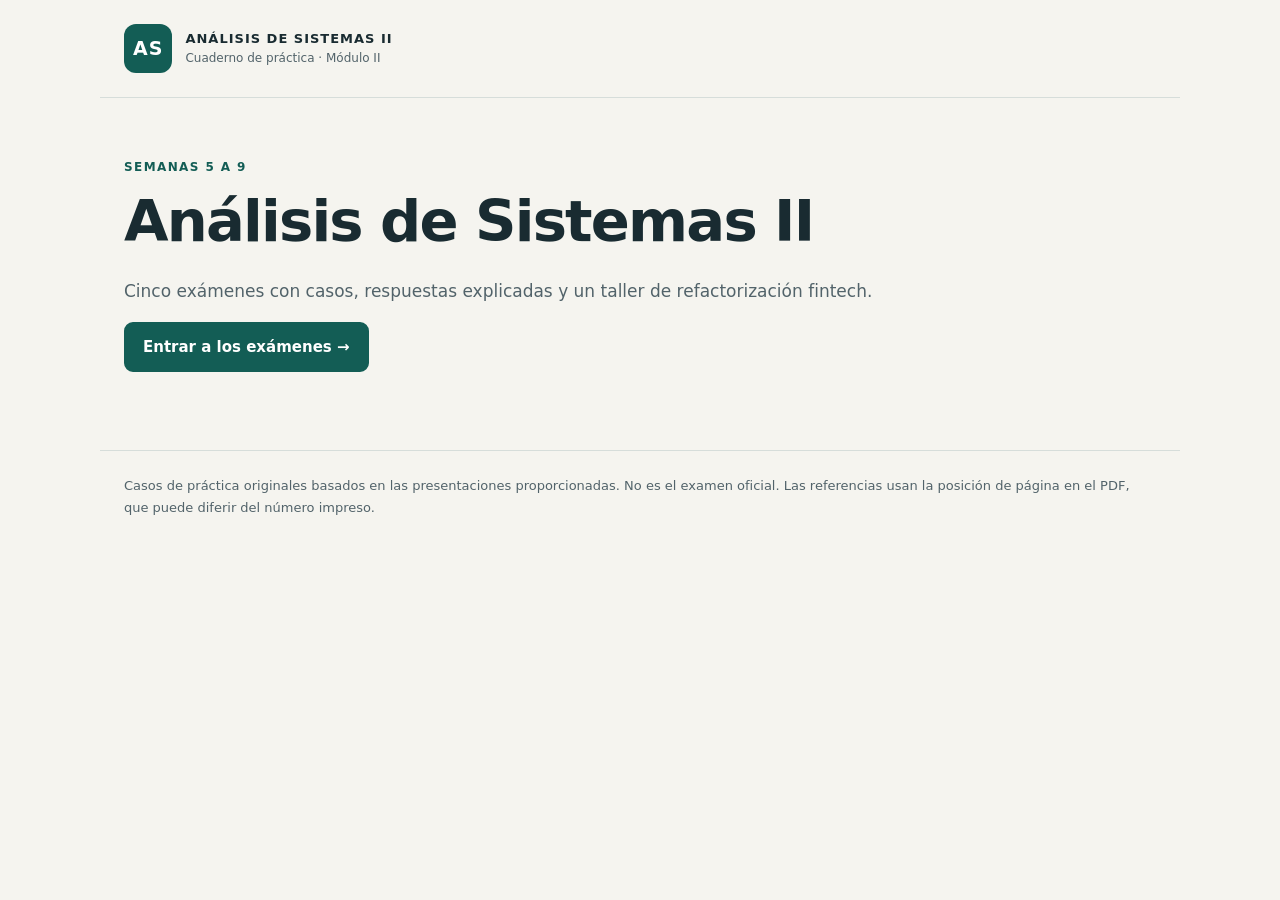
<file: index.html>
<!doctype html>
<html lang="es"><head><meta charset="utf-8"><meta name="viewport" content="width=device-width,initial-scale=1"><title>Resumen de casos de uso · Análisis de Sistemas II</title><meta name="description" content="Resumen de casos de uso y exámenes de práctica: patrones GoF, APIs, UX, UI y movilidad. Incluye respuestas explicadas y refactorización fintech."><link rel="canonical" href="https://cherreragt.github.io/analisis-de-sistemas/"><meta property="og:type" content="website"><meta property="og:locale" content="es_GT"><meta property="og:site_name" content="Análisis de Sistemas II"><meta property="og:title" content="Resumen de casos de uso | Análisis de Sistemas II"><meta property="og:description" content="Resumen de casos de uso y exámenes de práctica: patrones GoF, APIs, UX, UI y movilidad. Incluye respuestas explicadas y refactorización fintech."><meta property="og:url" content="https://cherreragt.github.io/analisis-de-sistemas/"><meta name="twitter:card" content="summary"><meta name="twitter:title" content="Resumen de casos de uso | Análisis de Sistemas II"><meta name="twitter:description" content="Resumen de casos de uso y exámenes de práctica: patrones GoF, APIs, UX, UI y movilidad. Incluye respuestas explicadas y refactorización fintech."><link rel="icon" href="analisis-de-sistema/favicon.svg" type="image/svg+xml"><link rel="stylesheet" href="analisis-de-sistema/estilos.css"><script src="analisis-de-sistema/examen.js" defer></script></head>
<body><a class="saltar" href="#contenido">Saltar al contenido</a><header><div class="marca"><span class="logo" aria-hidden="true">AS</span><div>ANÁLISIS DE SISTEMAS II<small>Cuaderno de práctica · Módulo II</small></div></div></header><main id="contenido"><div class="encabezado"><p class="etiqueta">SEMANAS 5 A 9</p><h1>Análisis de Sistemas II</h1><p>Cinco exámenes con casos, respuestas explicadas y un taller de refactorización fintech.</p><a class="boton" href="analisis-de-sistema/index.html">Entrar a los exámenes →</a></div></main><footer>Casos de práctica originales basados en las presentaciones proporcionadas. No es el examen oficial. Las referencias usan la posición de página en el PDF, que puede diferir del número impreso.</footer></body></html>
</file>
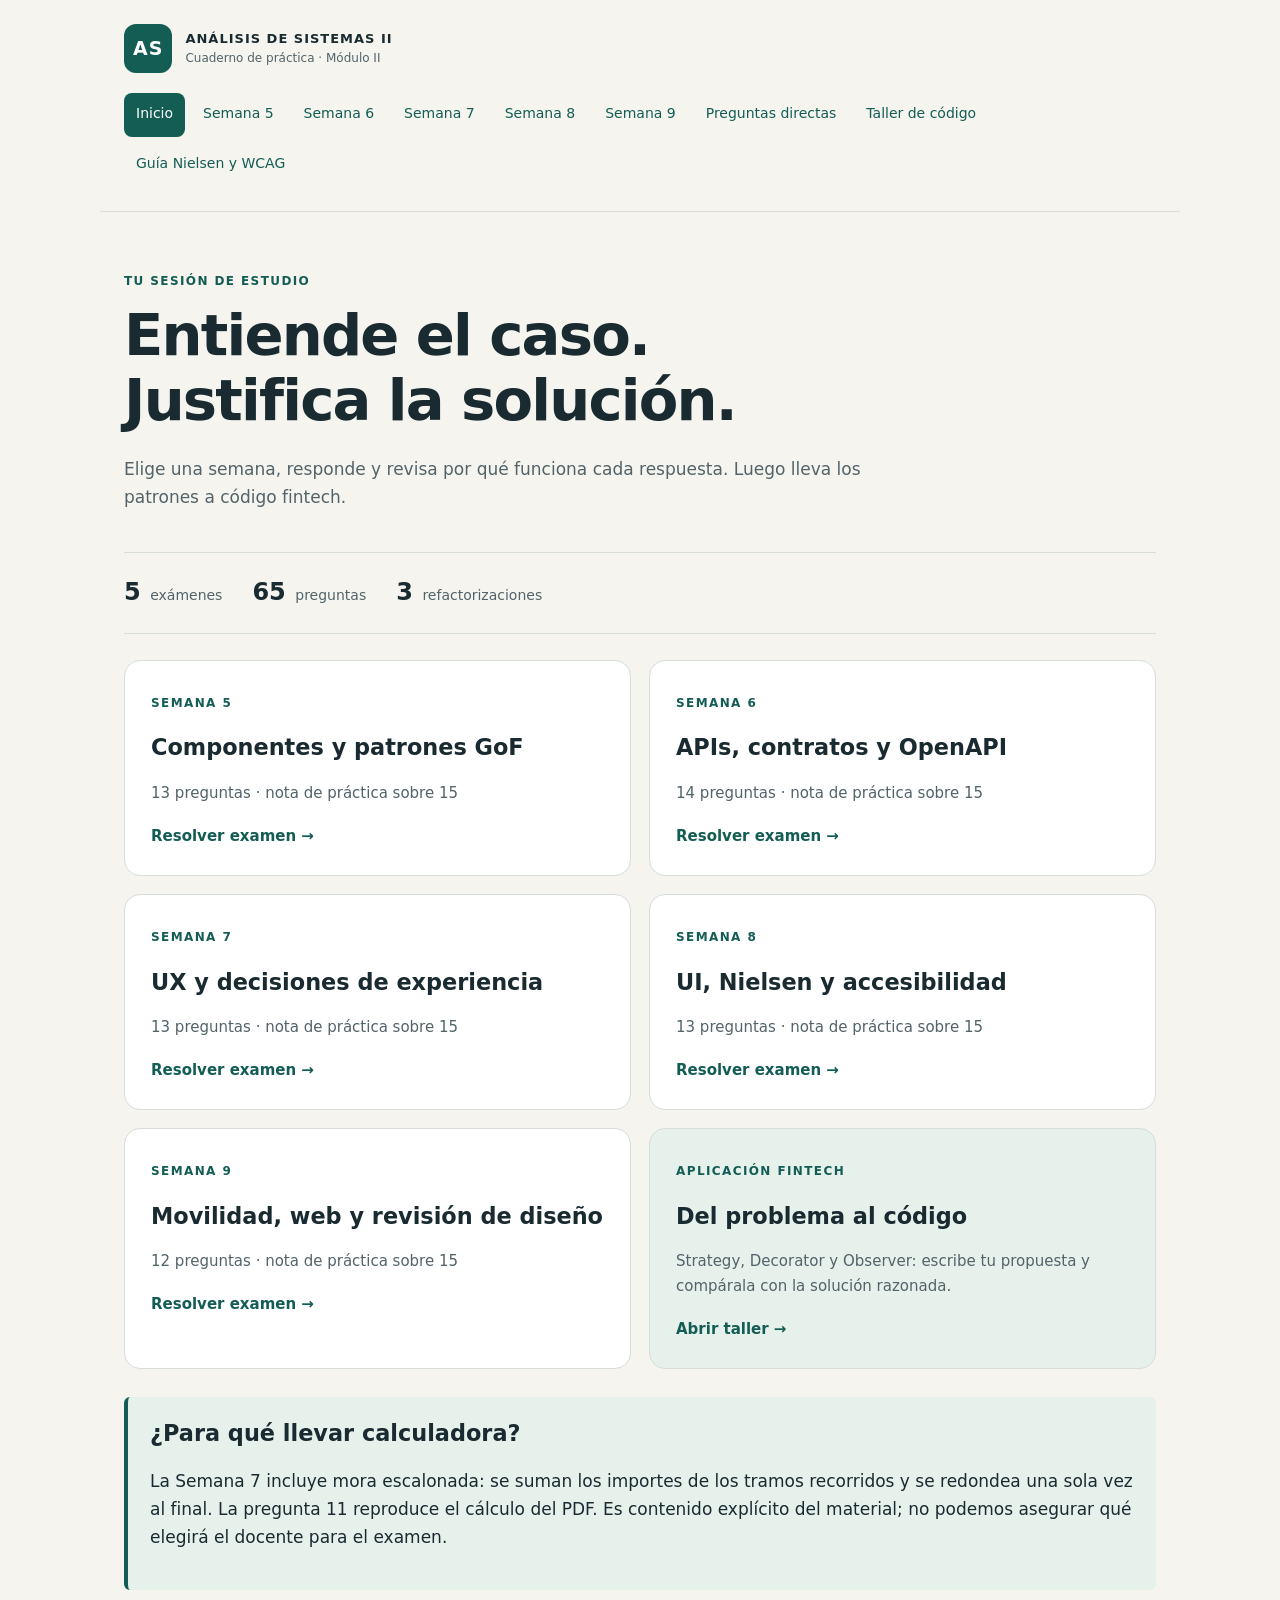
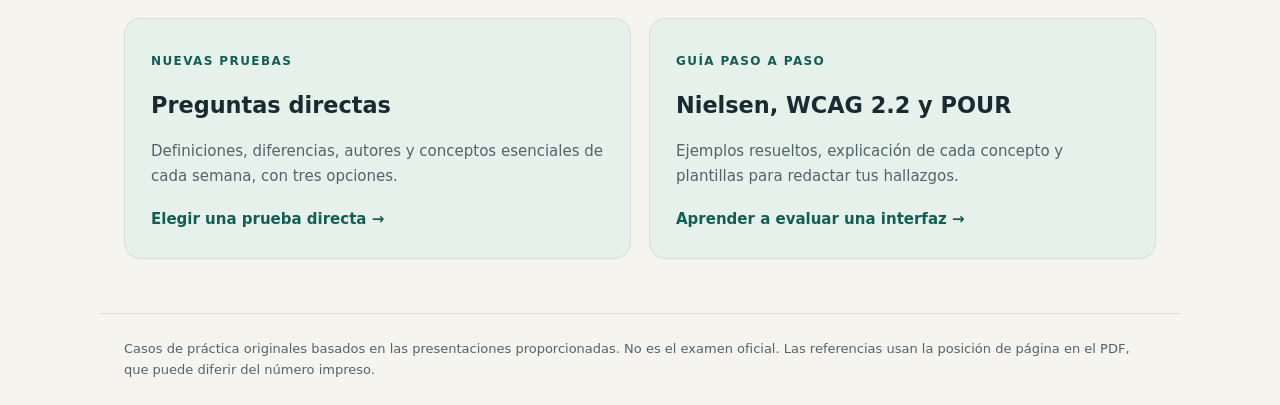
<file: analisis-de-sistema/index.html>
<!doctype html>
<html lang="es"><head><meta charset="utf-8"><meta name="viewport" content="width=device-width,initial-scale=1"><title>Resumen de casos de uso · Análisis de Sistemas II</title><meta name="description" content="Resumen de casos de uso y exámenes de práctica: patrones GoF, APIs, UX, UI y movilidad. Incluye respuestas explicadas y refactorización fintech."><link rel="canonical" href="https://cherreragt.github.io/analisis-de-sistemas/analisis-de-sistema/index.html"><meta property="og:type" content="website"><meta property="og:locale" content="es_GT"><meta property="og:site_name" content="Análisis de Sistemas II"><meta property="og:title" content="Resumen de casos de uso | Análisis de Sistemas II"><meta property="og:description" content="Resumen de casos de uso y exámenes de práctica: patrones GoF, APIs, UX, UI y movilidad. Incluye respuestas explicadas y refactorización fintech."><meta property="og:url" content="https://cherreragt.github.io/analisis-de-sistemas/analisis-de-sistema/index.html"><meta name="twitter:card" content="summary"><meta name="twitter:title" content="Resumen de casos de uso | Análisis de Sistemas II"><meta name="twitter:description" content="Resumen de casos de uso y exámenes de práctica: patrones GoF, APIs, UX, UI y movilidad. Incluye respuestas explicadas y refactorización fintech."><link rel="icon" href="favicon.svg" type="image/svg+xml"><link rel="stylesheet" href="estilos.css"><script src="examen.js" defer></script></head>
<body><a class="saltar" href="#contenido">Saltar al contenido</a><header><div class="marca"><span class="logo" aria-hidden="true">AS</span><div>ANÁLISIS DE SISTEMAS II<small>Cuaderno de práctica · Módulo II</small></div></div><nav aria-label="Exámenes y guías"><a href="index.html" aria-current="page">Inicio</a><a href="semana-5.html" >Semana 5</a><a href="semana-6.html" >Semana 6</a><a href="semana-7.html" >Semana 7</a><a href="semana-8.html" >Semana 8</a><a href="semana-9.html" >Semana 9</a><a href="preguntas-directas.html" >Preguntas directas</a><a href="refactorizacion.html" >Taller de código</a><a href="nielsen-wcag-pour.html" >Guía Nielsen y WCAG</a></nav></header><main id="contenido"><div class="encabezado"><p class="etiqueta">TU SESIÓN DE ESTUDIO</p><h1>Entiende el caso.<br>Justifica la solución.</h1><p>Elige una semana, responde y revisa por qué funciona cada respuesta. Luego lleva los patrones a código fintech.</p></div><div class="resumen"><span><strong>5</strong> exámenes</span><span><strong>65</strong> preguntas</span><span><strong>3</strong> refactorizaciones</span></div><section class="rejilla" aria-label="Elegir examen"><a class="tarjeta enlace" href="semana-5.html"><span class="etiqueta">SEMANA 5</span><h2>Componentes y patrones GoF</h2><p>13 preguntas · nota de práctica sobre 15</p><span class="ir">Resolver examen →</span></a><a class="tarjeta enlace" href="semana-6.html"><span class="etiqueta">SEMANA 6</span><h2>APIs, contratos y OpenAPI</h2><p>14 preguntas · nota de práctica sobre 15</p><span class="ir">Resolver examen →</span></a><a class="tarjeta enlace" href="semana-7.html"><span class="etiqueta">SEMANA 7</span><h2>UX y decisiones de experiencia</h2><p>13 preguntas · nota de práctica sobre 15</p><span class="ir">Resolver examen →</span></a><a class="tarjeta enlace" href="semana-8.html"><span class="etiqueta">SEMANA 8</span><h2>UI, Nielsen y accesibilidad</h2><p>13 preguntas · nota de práctica sobre 15</p><span class="ir">Resolver examen →</span></a><a class="tarjeta enlace" href="semana-9.html"><span class="etiqueta">SEMANA 9</span><h2>Movilidad, web y revisión de diseño</h2><p>12 preguntas · nota de práctica sobre 15</p><span class="ir">Resolver examen →</span></a><a class="tarjeta enlace especial" href="refactorizacion.html"><span class="etiqueta">APLICACIÓN FINTECH</span><h2>Del problema al código</h2><p>Strategy, Decorator y Observer: escribe tu propuesta y compárala con la solución razonada.</p><span class="ir">Abrir taller →</span></a></section><aside class="nota"><h2>¿Para qué llevar calculadora?</h2><p>La Semana 7 incluye mora escalonada: se suman los importes de los tramos recorridos y se redondea una sola vez al final. La pregunta 11 reproduce el cálculo del PDF. Es contenido explícito del material; no podemos asegurar qué elegirá el docente para el examen.</p></aside><section class="rejilla"><a class="tarjeta enlace especial" href="preguntas-directas.html"><span class="etiqueta">NUEVAS PRUEBAS</span><h2>Preguntas directas</h2><p>Definiciones, diferencias, autores y conceptos esenciales de cada semana, con tres opciones.</p><span class="ir">Elegir una prueba directa →</span></a><a class="tarjeta enlace especial" href="nielsen-wcag-pour.html"><span class="etiqueta">GUÍA PASO A PASO</span><h2>Nielsen, WCAG 2.2 y POUR</h2><p>Ejemplos resueltos, explicación de cada concepto y plantillas para redactar tus hallazgos.</p><span class="ir">Aprender a evaluar una interfaz →</span></a></section></main><footer>Casos de práctica originales basados en las presentaciones proporcionadas. No es el examen oficial. Las referencias usan la posición de página en el PDF, que puede diferir del número impreso.</footer></body></html>
</file>
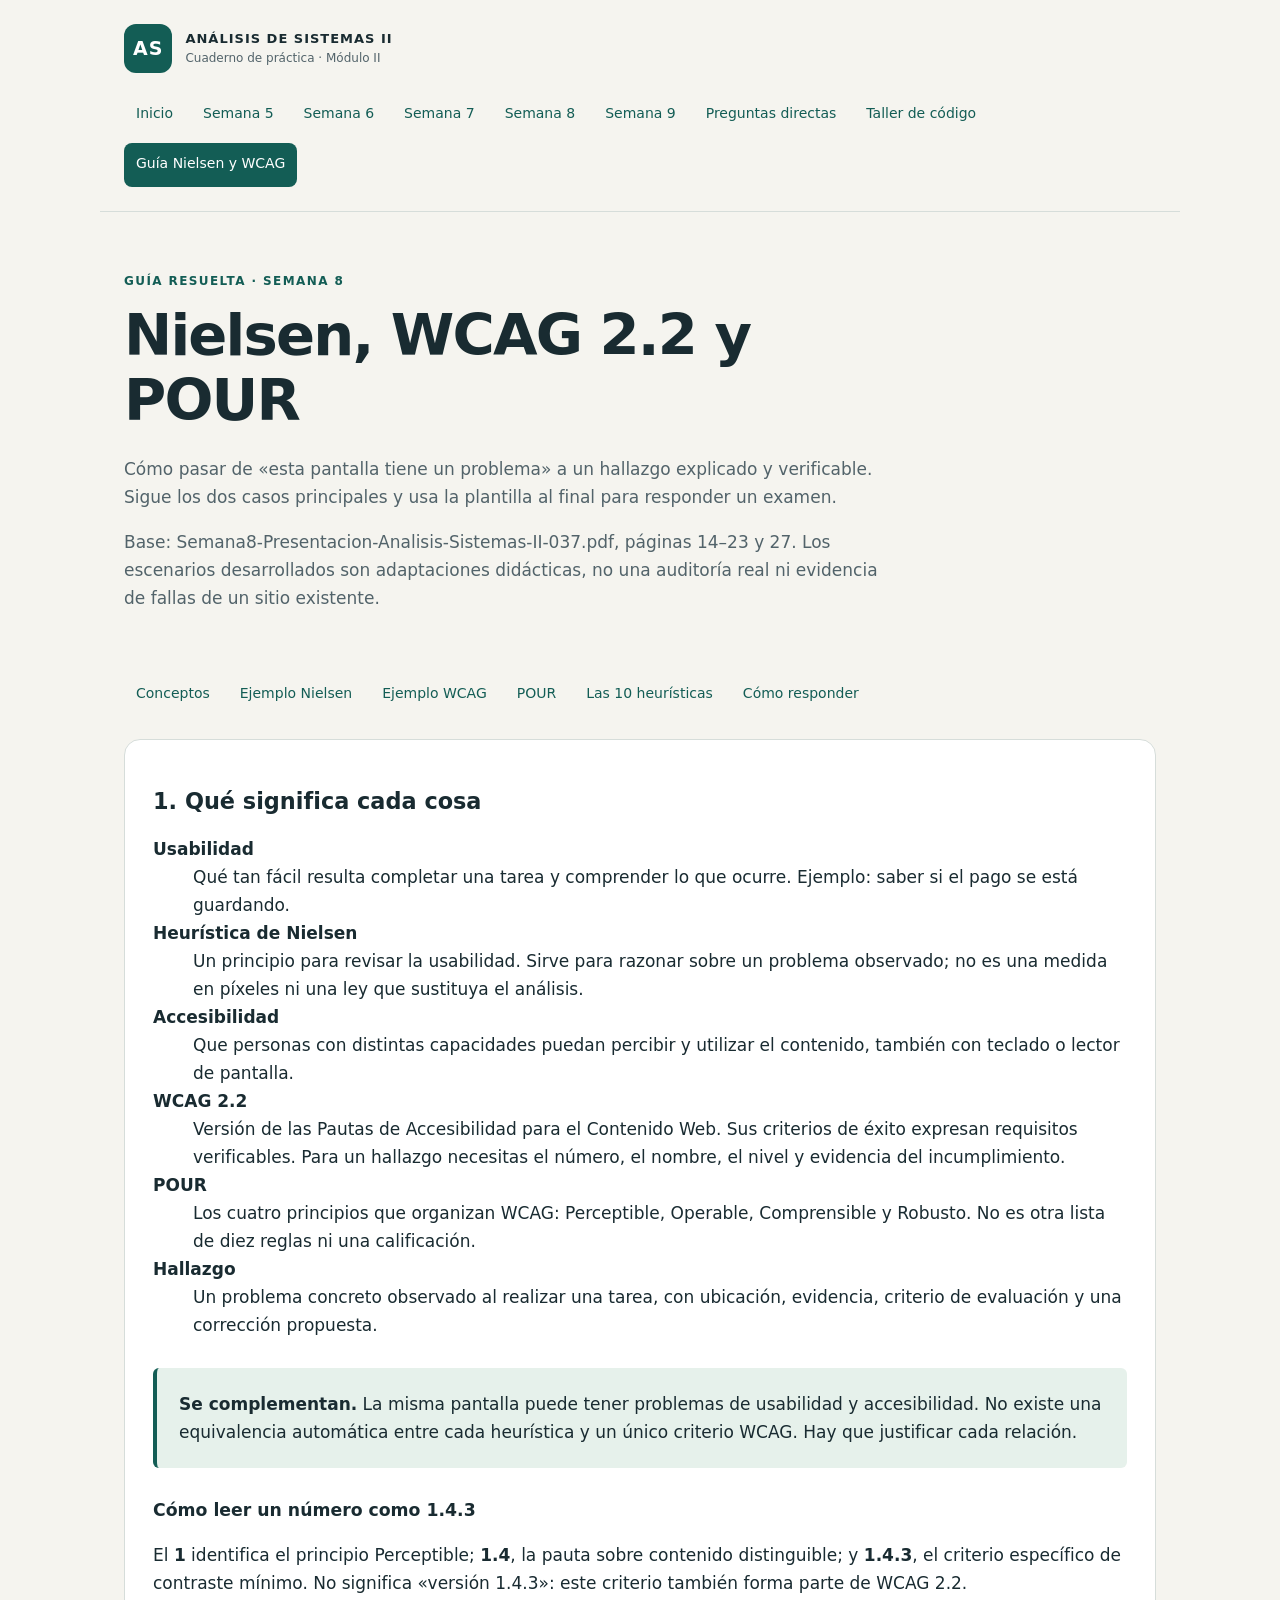
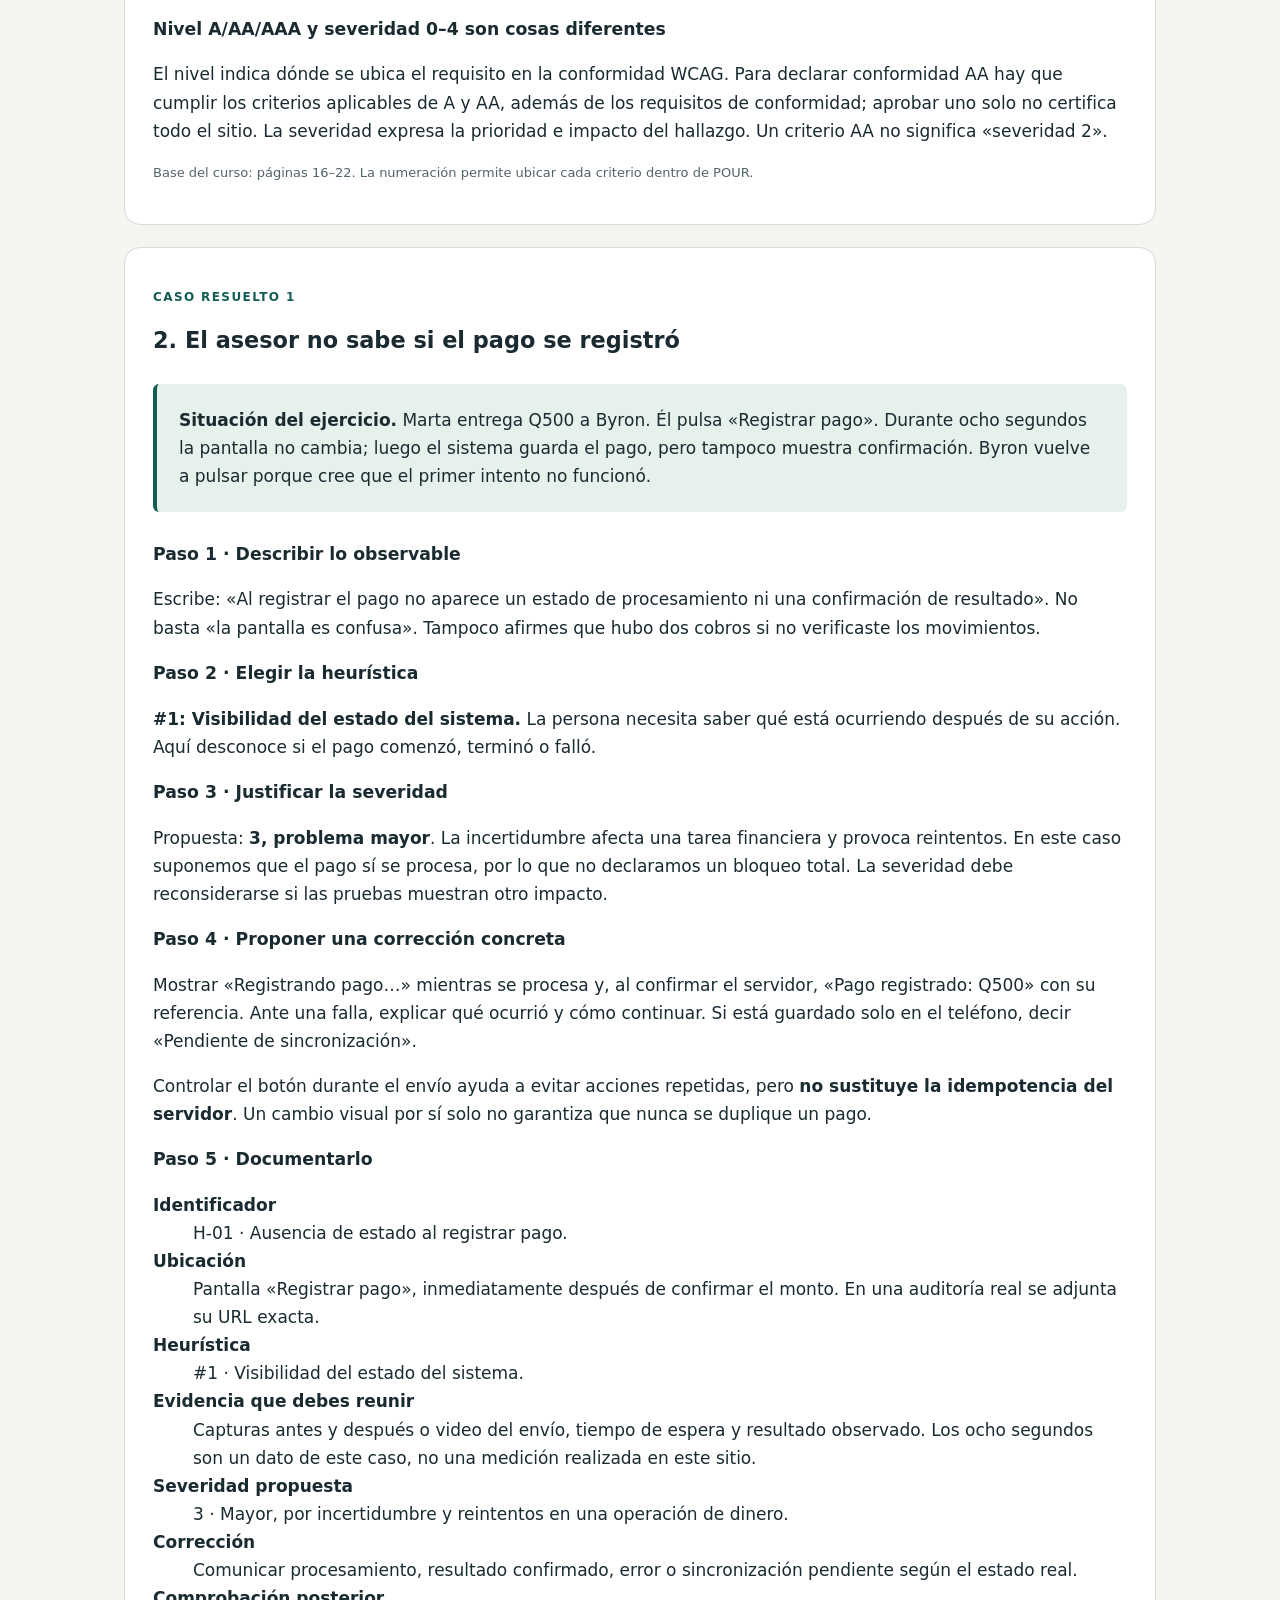
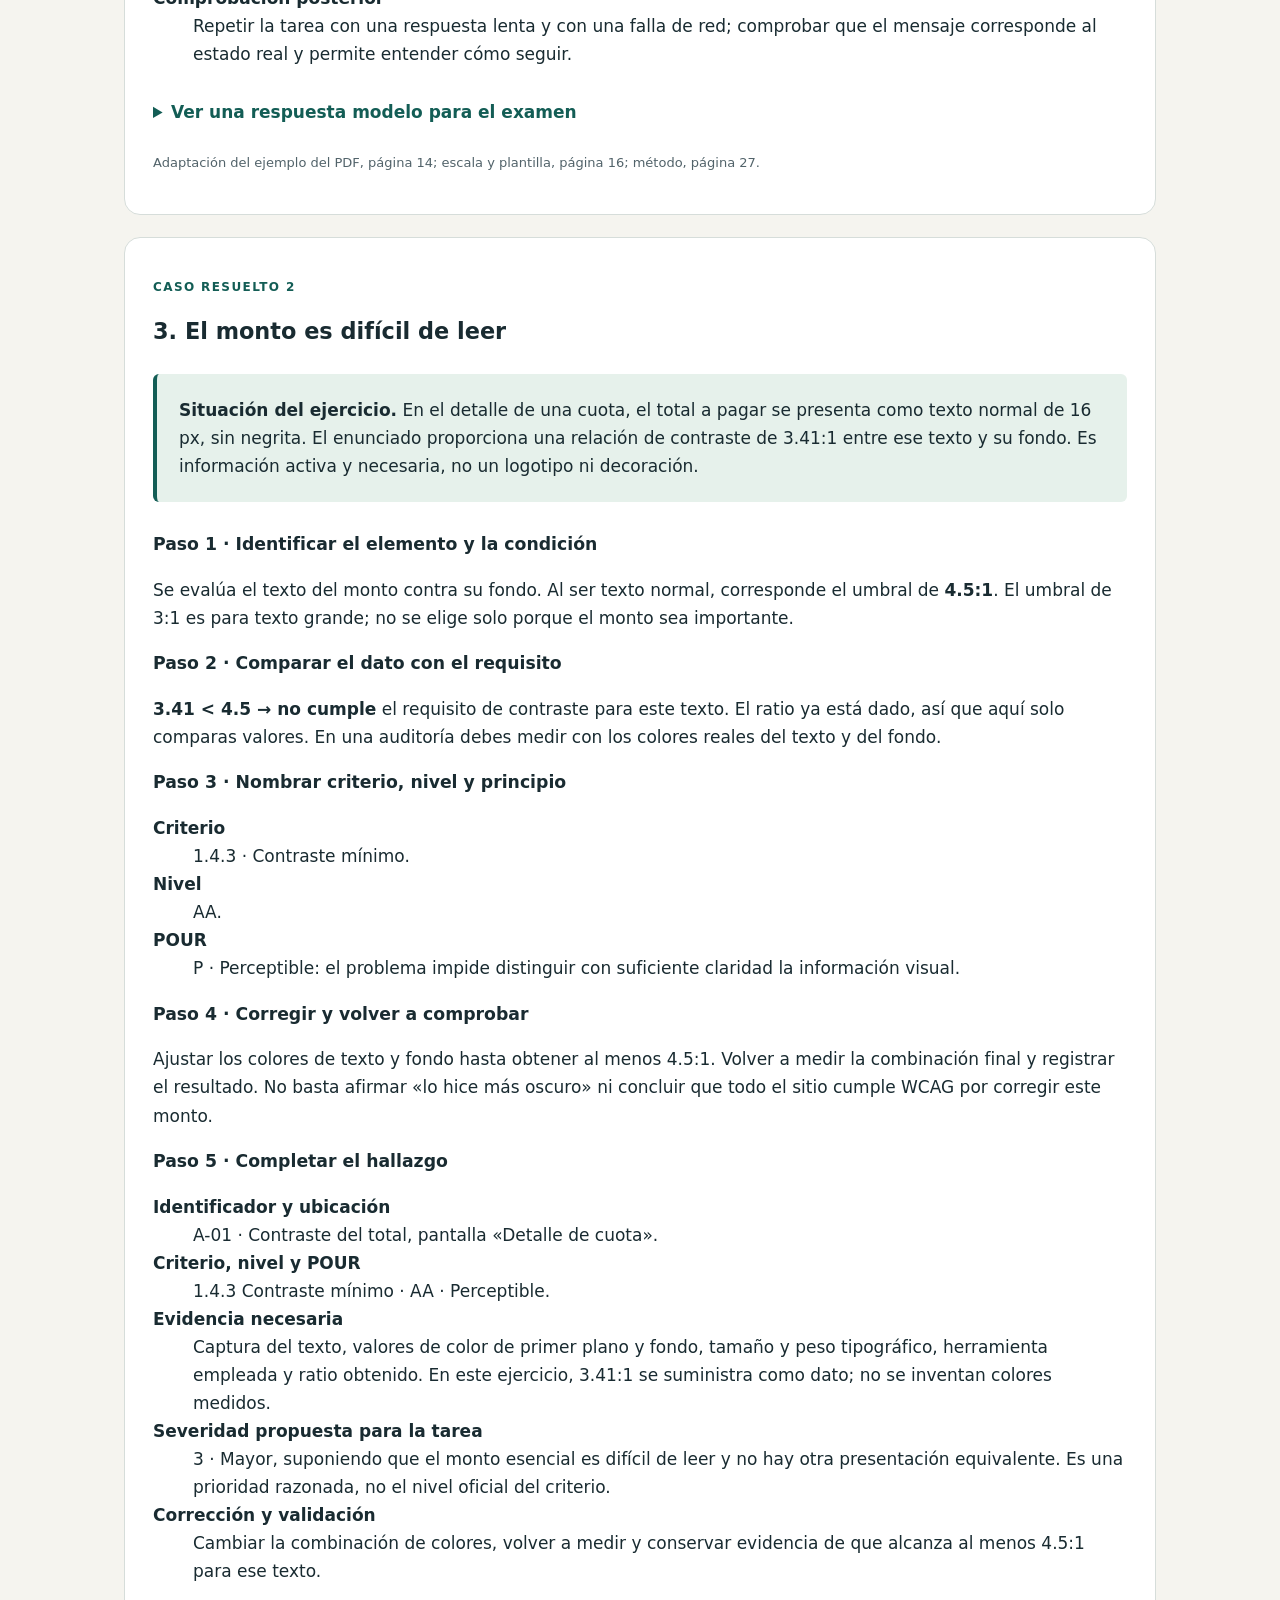
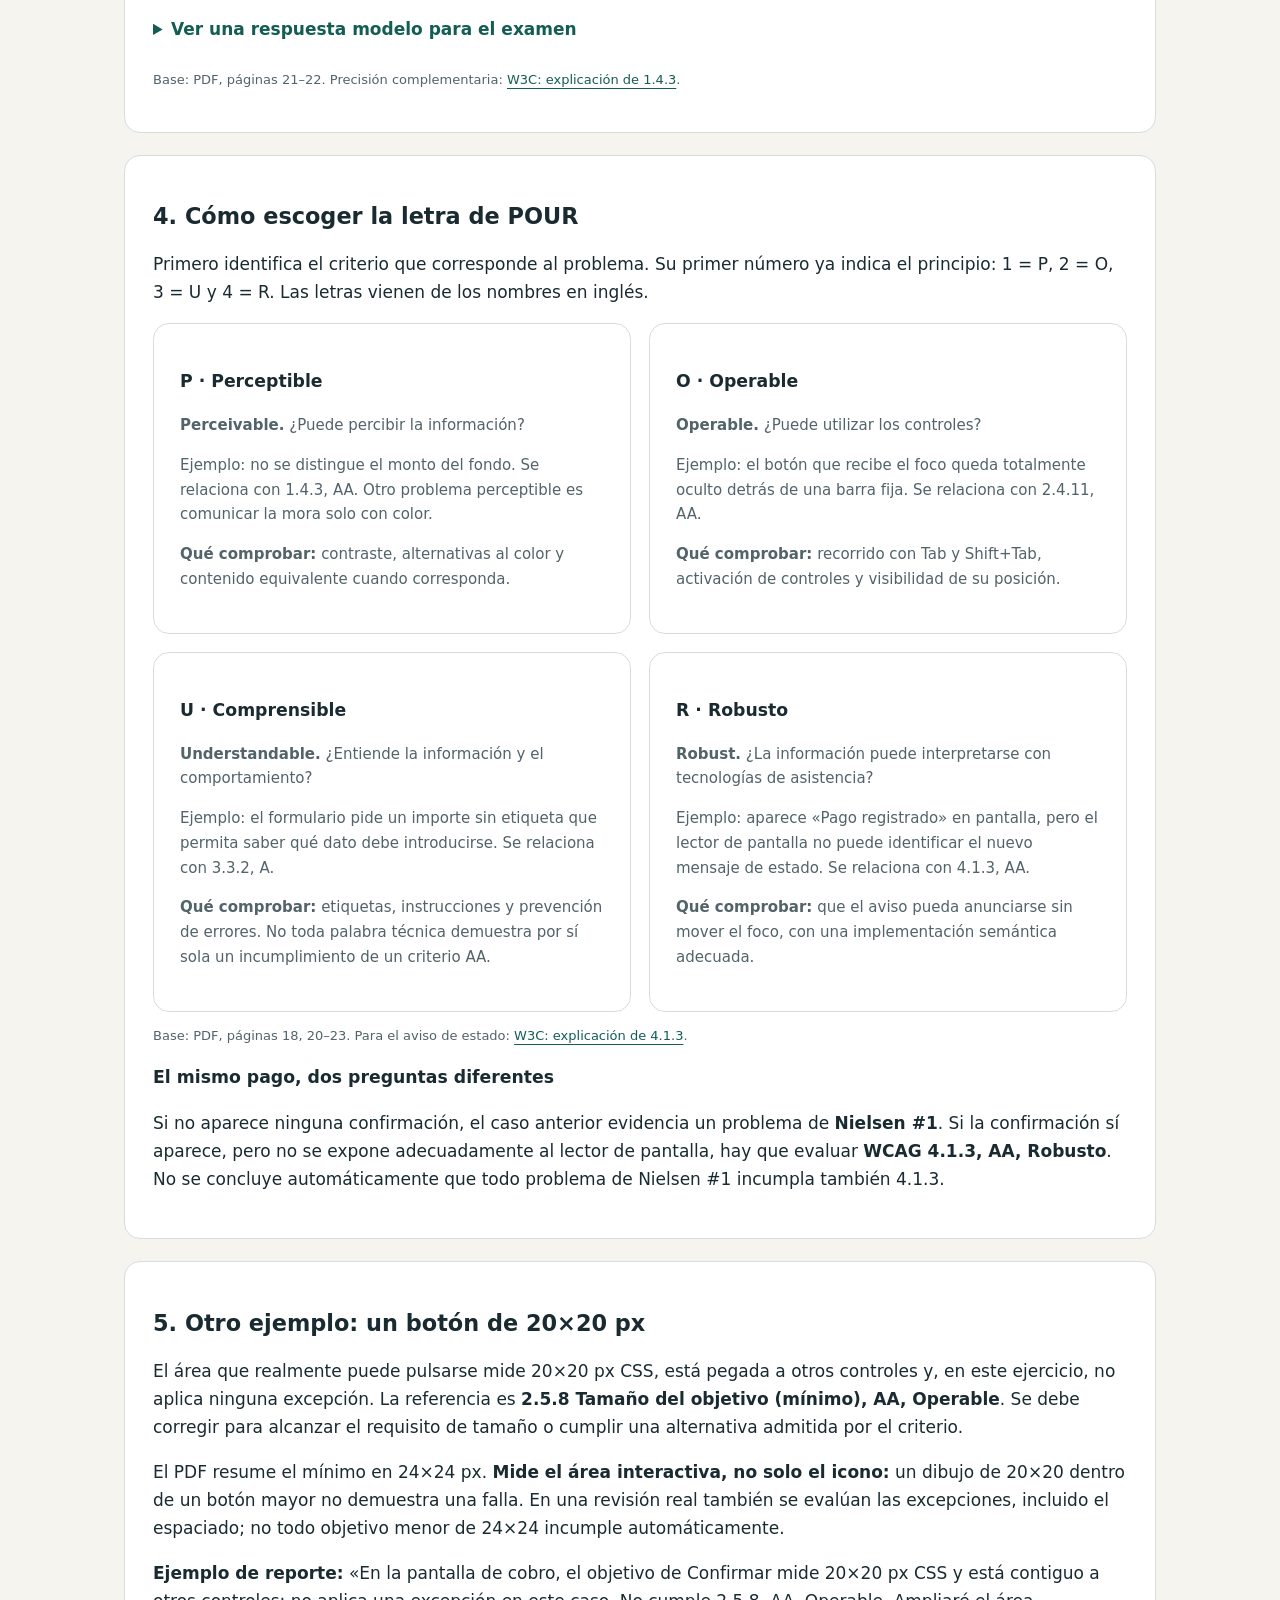
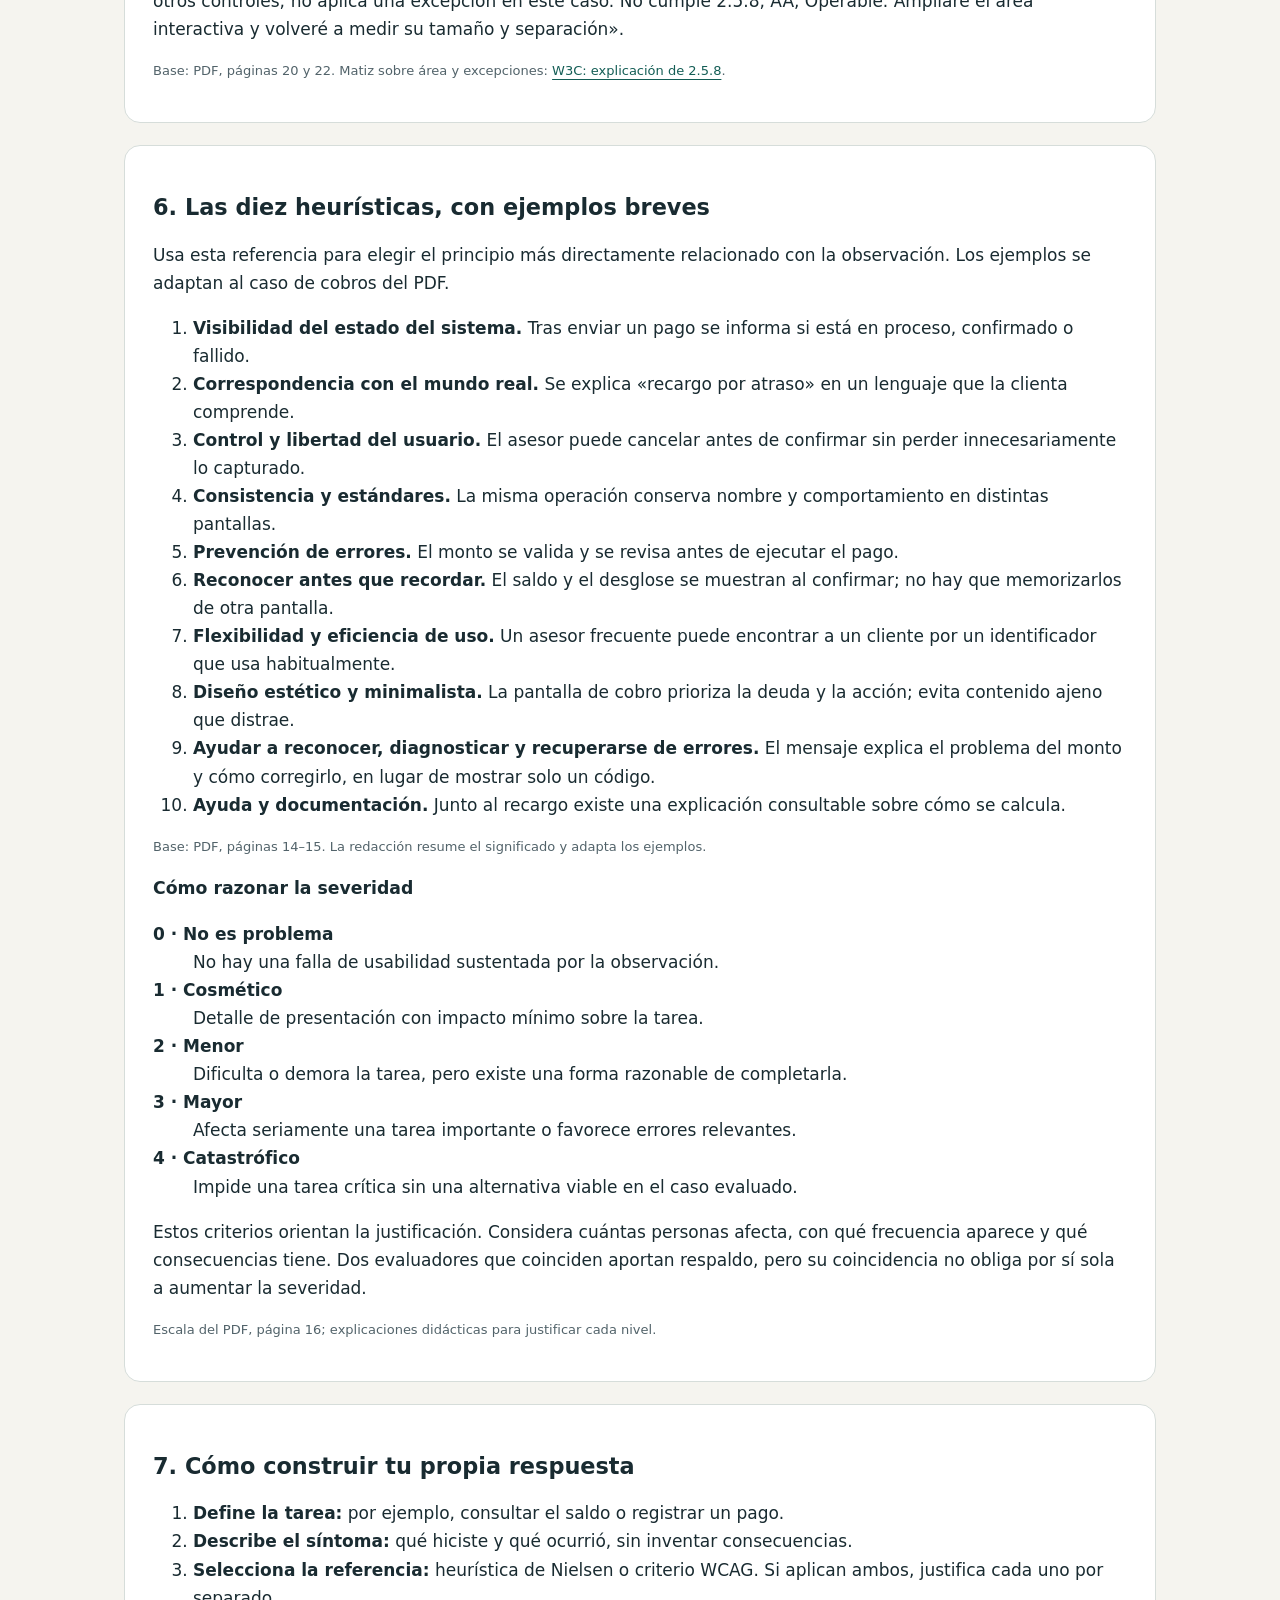
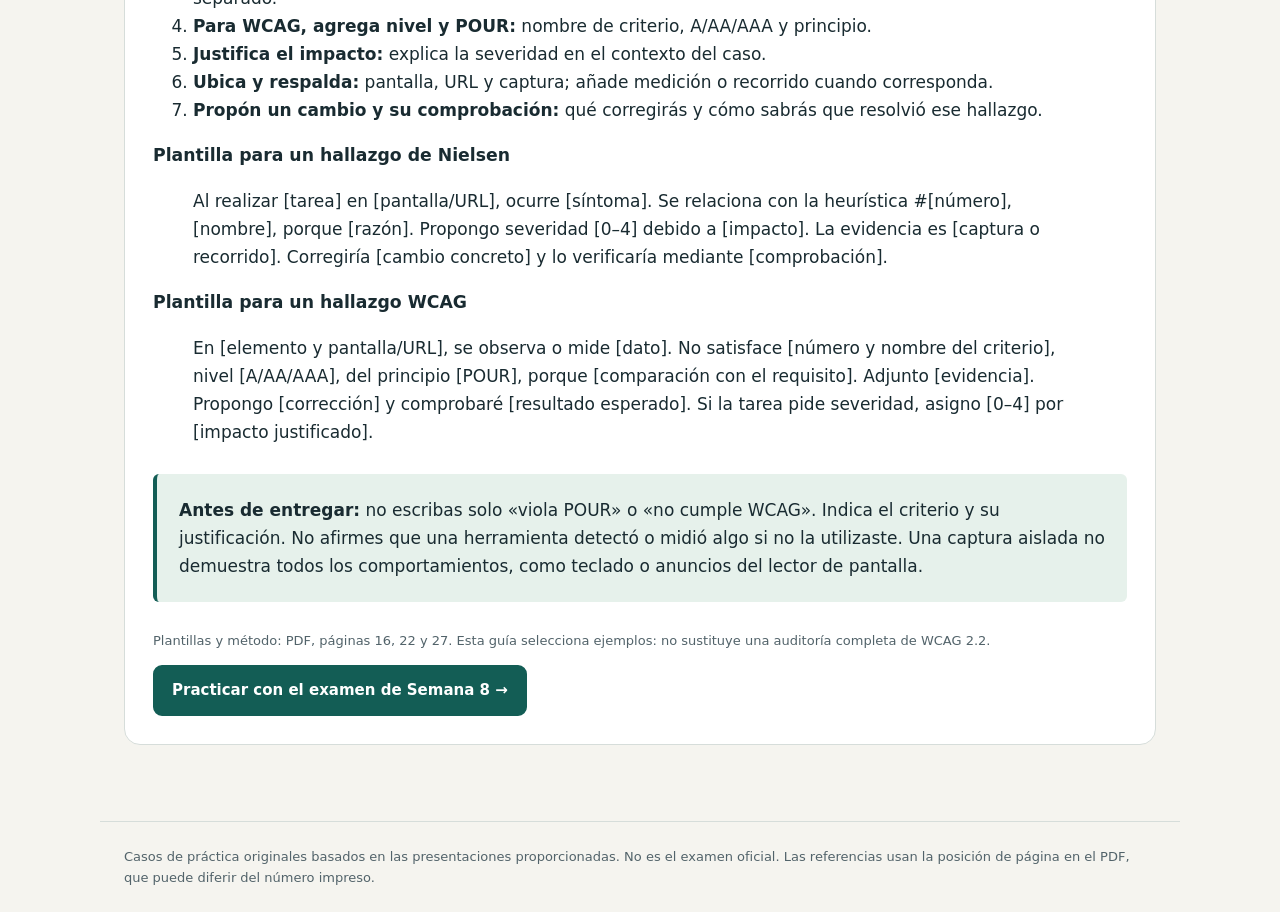
<file: analisis-de-sistema/nielsen-wcag-pour.html>
<!doctype html>
<html lang="es"><head><meta charset="utf-8"><meta name="viewport" content="width=device-width,initial-scale=1"><title>Guía resuelta: Nielsen, WCAG 2.2 y POUR · Análisis de Sistemas II</title><meta name="description" content="Aprende a evaluar una interfaz: ejemplos resueltos de Nielsen, WCAG 2.2 y POUR, severidad, evidencia y plantillas de hallazgos basadas en Semana 8."><link rel="canonical" href="https://cherreragt.github.io/analisis-de-sistemas/analisis-de-sistema/nielsen-wcag-pour.html"><meta property="og:type" content="website"><meta property="og:locale" content="es_GT"><meta property="og:site_name" content="Análisis de Sistemas II"><meta property="og:title" content="Guía resuelta: Nielsen, WCAG 2.2 y POUR | Análisis de Sistemas II"><meta property="og:description" content="Aprende a evaluar una interfaz: ejemplos resueltos de Nielsen, WCAG 2.2 y POUR, severidad, evidencia y plantillas de hallazgos basadas en Semana 8."><meta property="og:url" content="https://cherreragt.github.io/analisis-de-sistemas/analisis-de-sistema/nielsen-wcag-pour.html"><meta name="twitter:card" content="summary"><meta name="twitter:title" content="Guía resuelta: Nielsen, WCAG 2.2 y POUR | Análisis de Sistemas II"><meta name="twitter:description" content="Aprende a evaluar una interfaz: ejemplos resueltos de Nielsen, WCAG 2.2 y POUR, severidad, evidencia y plantillas de hallazgos basadas en Semana 8."><link rel="icon" href="favicon.svg" type="image/svg+xml"><link rel="stylesheet" href="estilos.css"><script src="examen.js" defer></script></head>
<body><a class="saltar" href="#contenido">Saltar al contenido</a><header><div class="marca"><span class="logo" aria-hidden="true">AS</span><div>ANÁLISIS DE SISTEMAS II<small>Cuaderno de práctica · Módulo II</small></div></div><nav aria-label="Exámenes y guías"><a href="index.html" >Inicio</a><a href="semana-5.html" >Semana 5</a><a href="semana-6.html" >Semana 6</a><a href="semana-7.html" >Semana 7</a><a href="semana-8.html" >Semana 8</a><a href="semana-9.html" >Semana 9</a><a href="preguntas-directas.html" >Preguntas directas</a><a href="refactorizacion.html" >Taller de código</a><a href="nielsen-wcag-pour.html" aria-current="page">Guía Nielsen y WCAG</a></nav></header><main id="contenido">
<div class="encabezado"><p class="etiqueta">GUÍA RESUELTA · SEMANA 8</p><h1>Nielsen, WCAG 2.2 y POUR</h1><p>Cómo pasar de «esta pantalla tiene un problema» a un hallazgo explicado y verificable. Sigue los dos casos principales y usa la plantilla al final para responder un examen.</p><p>Base: Semana8-Presentacion-Analisis-Sistemas-II-037.pdf, páginas 14–23 y 27. Los escenarios desarrollados son adaptaciones didácticas, no una auditoría real ni evidencia de fallas de un sitio existente.</p></div>
<nav aria-label="Secciones de la guía"><a href="#conceptos">Conceptos</a><a href="#nielsen">Ejemplo Nielsen</a><a href="#wcag">Ejemplo WCAG</a><a href="#pour">POUR</a><a href="#referencia">Las 10 heurísticas</a><a href="#plantilla">Cómo responder</a></nav>
<section id="conceptos" class="pregunta"><h2>1. Qué significa cada cosa</h2>
<dl><dt><strong>Usabilidad</strong></dt><dd>Qué tan fácil resulta completar una tarea y comprender lo que ocurre. Ejemplo: saber si el pago se está guardando.</dd><dt><strong>Heurística de Nielsen</strong></dt><dd>Un principio para revisar la usabilidad. Sirve para razonar sobre un problema observado; no es una medida en píxeles ni una ley que sustituya el análisis.</dd><dt><strong>Accesibilidad</strong></dt><dd>Que personas con distintas capacidades puedan percibir y utilizar el contenido, también con teclado o lector de pantalla.</dd><dt><strong>WCAG 2.2</strong></dt><dd>Versión de las Pautas de Accesibilidad para el Contenido Web. Sus criterios de éxito expresan requisitos verificables. Para un hallazgo necesitas el número, el nombre, el nivel y evidencia del incumplimiento.</dd><dt><strong>POUR</strong></dt><dd>Los cuatro principios que organizan WCAG: Perceptible, Operable, Comprensible y Robusto. No es otra lista de diez reglas ni una calificación.</dd><dt><strong>Hallazgo</strong></dt><dd>Un problema concreto observado al realizar una tarea, con ubicación, evidencia, criterio de evaluación y una corrección propuesta.</dd></dl>
<aside class="nota"><strong>Se complementan.</strong> La misma pantalla puede tener problemas de usabilidad y accesibilidad. No existe una equivalencia automática entre cada heurística y un único criterio WCAG. Hay que justificar cada relación.</aside>
<h3>Cómo leer un número como 1.4.3</h3><p>El <strong>1</strong> identifica el principio Perceptible; <strong>1.4</strong>, la pauta sobre contenido distinguible; y <strong>1.4.3</strong>, el criterio específico de contraste mínimo. No significa «versión 1.4.3»: este criterio también forma parte de WCAG 2.2.</p>
<h3>Nivel A/AA/AAA y severidad 0–4 son cosas diferentes</h3><p>El nivel indica dónde se ubica el requisito en la conformidad WCAG. Para declarar conformidad AA hay que cumplir los criterios aplicables de A y AA, además de los requisitos de conformidad; aprobar uno solo no certifica todo el sitio. La severidad expresa la prioridad e impacto del hallazgo. Un criterio AA no significa «severidad 2».</p>
<p class="fuente">Base del curso: páginas 16–22. La numeración permite ubicar cada criterio dentro de POUR.</p></section>

<section id="nielsen" class="pregunta"><p class="etiqueta">CASO RESUELTO 1</p><h2>2. El asesor no sabe si el pago se registró</h2>
<div class="nota"><strong>Situación del ejercicio.</strong> Marta entrega Q500 a Byron. Él pulsa «Registrar pago». Durante ocho segundos la pantalla no cambia; luego el sistema guarda el pago, pero tampoco muestra confirmación. Byron vuelve a pulsar porque cree que el primer intento no funcionó.</div>
<h3>Paso 1 · Describir lo observable</h3><p>Escribe: «Al registrar el pago no aparece un estado de procesamiento ni una confirmación de resultado». No basta «la pantalla es confusa». Tampoco afirmes que hubo dos cobros si no verificaste los movimientos.</p>
<h3>Paso 2 · Elegir la heurística</h3><p><strong>#1: Visibilidad del estado del sistema.</strong> La persona necesita saber qué está ocurriendo después de su acción. Aquí desconoce si el pago comenzó, terminó o falló.</p>
<h3>Paso 3 · Justificar la severidad</h3><p>Propuesta: <strong>3, problema mayor</strong>. La incertidumbre afecta una tarea financiera y provoca reintentos. En este caso suponemos que el pago sí se procesa, por lo que no declaramos un bloqueo total. La severidad debe reconsiderarse si las pruebas muestran otro impacto.</p>
<h3>Paso 4 · Proponer una corrección concreta</h3><p>Mostrar «Registrando pago…» mientras se procesa y, al confirmar el servidor, «Pago registrado: Q500» con su referencia. Ante una falla, explicar qué ocurrió y cómo continuar. Si está guardado solo en el teléfono, decir «Pendiente de sincronización».</p><p>Controlar el botón durante el envío ayuda a evitar acciones repetidas, pero <strong>no sustituye la idempotencia del servidor</strong>. Un cambio visual por sí solo no garantiza que nunca se duplique un pago.</p>
<h3>Paso 5 · Documentarlo</h3><dl>
<dt><strong>Identificador</strong></dt><dd>H-01 · Ausencia de estado al registrar pago.</dd>
<dt><strong>Ubicación</strong></dt><dd>Pantalla «Registrar pago», inmediatamente después de confirmar el monto. En una auditoría real se adjunta su URL exacta.</dd>
<dt><strong>Heurística</strong></dt><dd>#1 · Visibilidad del estado del sistema.</dd>
<dt><strong>Evidencia que debes reunir</strong></dt><dd>Capturas antes y después o video del envío, tiempo de espera y resultado observado. Los ocho segundos son un dato de este caso, no una medición realizada en este sitio.</dd>
<dt><strong>Severidad propuesta</strong></dt><dd>3 · Mayor, por incertidumbre y reintentos en una operación de dinero.</dd>
<dt><strong>Corrección</strong></dt><dd>Comunicar procesamiento, resultado confirmado, error o sincronización pendiente según el estado real.</dd>
<dt><strong>Comprobación posterior</strong></dt><dd>Repetir la tarea con una respuesta lenta y con una falla de red; comprobar que el mensaje corresponde al estado real y permite entender cómo seguir.</dd></dl>
<details><summary>Ver una respuesta modelo para el examen</summary><p>Se incumple la heurística #1 de Nielsen, visibilidad del estado del sistema, porque el asesor no recibe información sobre el procesamiento ni el resultado del pago. Propongo severidad 3: afecta una tarea financiera y provoca reintentos, aunque el pago llega a registrarse. Corregiría la pantalla mostrando el estado de envío y una confirmación con referencia cuando el servidor responda, o un aviso claro si falla. Verificaría la mejora repitiendo el cobro con una conexión lenta.</p></details>
<p class="fuente">Adaptación del ejemplo del PDF, página 14; escala y plantilla, página 16; método, página 27.</p></section>

<section id="wcag" class="pregunta"><p class="etiqueta">CASO RESUELTO 2</p><h2>3. El monto es difícil de leer</h2>
<div class="nota"><strong>Situación del ejercicio.</strong> En el detalle de una cuota, el total a pagar se presenta como texto normal de 16 px, sin negrita. El enunciado proporciona una relación de contraste de 3.41:1 entre ese texto y su fondo. Es información activa y necesaria, no un logotipo ni decoración.</div>
<h3>Paso 1 · Identificar el elemento y la condición</h3><p>Se evalúa el texto del monto contra su fondo. Al ser texto normal, corresponde el umbral de <strong>4.5:1</strong>. El umbral de 3:1 es para texto grande; no se elige solo porque el monto sea importante.</p>
<h3>Paso 2 · Comparar el dato con el requisito</h3><p><strong>3.41 &lt; 4.5 → no cumple</strong> el requisito de contraste para este texto. El ratio ya está dado, así que aquí solo comparas valores. En una auditoría debes medir con los colores reales del texto y del fondo.</p>
<h3>Paso 3 · Nombrar criterio, nivel y principio</h3><dl><dt><strong>Criterio</strong></dt><dd>1.4.3 · Contraste mínimo.</dd><dt><strong>Nivel</strong></dt><dd>AA.</dd><dt><strong>POUR</strong></dt><dd>P · Perceptible: el problema impide distinguir con suficiente claridad la información visual.</dd></dl>
<h3>Paso 4 · Corregir y volver a comprobar</h3><p>Ajustar los colores de texto y fondo hasta obtener al menos 4.5:1. Volver a medir la combinación final y registrar el resultado. No basta afirmar «lo hice más oscuro» ni concluir que todo el sitio cumple WCAG por corregir este monto.</p>
<h3>Paso 5 · Completar el hallazgo</h3><dl>
<dt><strong>Identificador y ubicación</strong></dt><dd>A-01 · Contraste del total, pantalla «Detalle de cuota».</dd>
<dt><strong>Criterio, nivel y POUR</strong></dt><dd>1.4.3 Contraste mínimo · AA · Perceptible.</dd>
<dt><strong>Evidencia necesaria</strong></dt><dd>Captura del texto, valores de color de primer plano y fondo, tamaño y peso tipográfico, herramienta empleada y ratio obtenido. En este ejercicio, 3.41:1 se suministra como dato; no se inventan colores medidos.</dd>
<dt><strong>Severidad propuesta para la tarea</strong></dt><dd>3 · Mayor, suponiendo que el monto esencial es difícil de leer y no hay otra presentación equivalente. Es una prioridad razonada, no el nivel oficial del criterio.</dd>
<dt><strong>Corrección y validación</strong></dt><dd>Cambiar la combinación de colores, volver a medir y conservar evidencia de que alcanza al menos 4.5:1 para ese texto.</dd></dl>
<details><summary>Ver una respuesta modelo para el examen</summary><p>El texto normal del monto tiene contraste 3.41:1 y no alcanza el mínimo de 4.5:1. Incumple WCAG 2.2, criterio 1.4.3 Contraste mínimo, nivel AA, bajo el principio Perceptible. Propongo ajustar texto y fondo y comprobar nuevamente el ratio. Documentaría ubicación, colores, tipografía, captura y medición. La severidad propuesta es 3 porque afecta la lectura de un importe esencial.</p></details>
<p class="fuente">Base: PDF, páginas 21–22. Precisión complementaria: <a href="https://www.w3.org/WAI/WCAG22/Understanding/contrast-minimum.html">W3C: explicación de 1.4.3</a>.</p></section>

<section id="pour" class="pregunta"><h2>4. Cómo escoger la letra de POUR</h2><p>Primero identifica el criterio que corresponde al problema. Su primer número ya indica el principio: 1 = P, 2 = O, 3 = U y 4 = R. Las letras vienen de los nombres en inglés.</p>
<div class="rejilla">
<article class="tarjeta"><h3>P · Perceptible</h3><p><strong>Perceivable.</strong> ¿Puede percibir la información?</p><p>Ejemplo: no se distingue el monto del fondo. Se relaciona con 1.4.3, AA. Otro problema perceptible es comunicar la mora solo con color.</p><p><strong>Qué comprobar:</strong> contraste, alternativas al color y contenido equivalente cuando corresponda.</p></article>
<article class="tarjeta"><h3>O · Operable</h3><p><strong>Operable.</strong> ¿Puede utilizar los controles?</p><p>Ejemplo: el botón que recibe el foco queda totalmente oculto detrás de una barra fija. Se relaciona con 2.4.11, AA.</p><p><strong>Qué comprobar:</strong> recorrido con Tab y Shift+Tab, activación de controles y visibilidad de su posición.</p></article>
<article class="tarjeta"><h3>U · Comprensible</h3><p><strong>Understandable.</strong> ¿Entiende la información y el comportamiento?</p><p>Ejemplo: el formulario pide un importe sin etiqueta que permita saber qué dato debe introducirse. Se relaciona con 3.3.2, A.</p><p><strong>Qué comprobar:</strong> etiquetas, instrucciones y prevención de errores. No toda palabra técnica demuestra por sí sola un incumplimiento de un criterio AA.</p></article>
<article class="tarjeta"><h3>R · Robusto</h3><p><strong>Robust.</strong> ¿La información puede interpretarse con tecnologías de asistencia?</p><p>Ejemplo: aparece «Pago registrado» en pantalla, pero el lector de pantalla no puede identificar el nuevo mensaje de estado. Se relaciona con 4.1.3, AA.</p><p><strong>Qué comprobar:</strong> que el aviso pueda anunciarse sin mover el foco, con una implementación semántica adecuada.</p></article></div>
<p class="fuente">Base: PDF, páginas 18, 20–23. Para el aviso de estado: <a href="https://www.w3.org/WAI/WCAG22/Understanding/status-messages.html">W3C: explicación de 4.1.3</a>.</p>
<h3>El mismo pago, dos preguntas diferentes</h3><p>Si no aparece ninguna confirmación, el caso anterior evidencia un problema de <strong>Nielsen #1</strong>. Si la confirmación sí aparece, pero no se expone adecuadamente al lector de pantalla, hay que evaluar <strong>WCAG 4.1.3, AA, Robusto</strong>. No se concluye automáticamente que todo problema de Nielsen #1 incumpla también 4.1.3.</p></section>

<section class="pregunta"><h2>5. Otro ejemplo: un botón de 20×20 px</h2><p>El área que realmente puede pulsarse mide 20×20 px CSS, está pegada a otros controles y, en este ejercicio, no aplica ninguna excepción. La referencia es <strong>2.5.8 Tamaño del objetivo (mínimo), AA, Operable</strong>. Se debe corregir para alcanzar el requisito de tamaño o cumplir una alternativa admitida por el criterio.</p><p>El PDF resume el mínimo en 24×24 px. <strong>Mide el área interactiva, no solo el icono:</strong> un dibujo de 20×20 dentro de un botón mayor no demuestra una falla. En una revisión real también se evalúan las excepciones, incluido el espaciado; no todo objetivo menor de 24×24 incumple automáticamente.</p><p><strong>Ejemplo de reporte:</strong> «En la pantalla de cobro, el objetivo de Confirmar mide 20×20 px CSS y está contiguo a otros controles; no aplica una excepción en este caso. No cumple 2.5.8, AA, Operable. Ampliaré el área interactiva y volveré a medir su tamaño y separación».</p><p class="fuente">Base: PDF, páginas 20 y 22. Matiz sobre área y excepciones: <a href="https://www.w3.org/WAI/WCAG22/Understanding/target-size-minimum.html">W3C: explicación de 2.5.8</a>.</p></section>

<section id="referencia" class="pregunta"><h2>6. Las diez heurísticas, con ejemplos breves</h2><p>Usa esta referencia para elegir el principio más directamente relacionado con la observación. Los ejemplos se adaptan al caso de cobros del PDF.</p>
<ol>
<li><strong>Visibilidad del estado del sistema.</strong> Tras enviar un pago se informa si está en proceso, confirmado o fallido.</li>
<li><strong>Correspondencia con el mundo real.</strong> Se explica «recargo por atraso» en un lenguaje que la clienta comprende.</li>
<li><strong>Control y libertad del usuario.</strong> El asesor puede cancelar antes de confirmar sin perder innecesariamente lo capturado.</li>
<li><strong>Consistencia y estándares.</strong> La misma operación conserva nombre y comportamiento en distintas pantallas.</li>
<li><strong>Prevención de errores.</strong> El monto se valida y se revisa antes de ejecutar el pago.</li>
<li><strong>Reconocer antes que recordar.</strong> El saldo y el desglose se muestran al confirmar; no hay que memorizarlos de otra pantalla.</li>
<li><strong>Flexibilidad y eficiencia de uso.</strong> Un asesor frecuente puede encontrar a un cliente por un identificador que usa habitualmente.</li>
<li><strong>Diseño estético y minimalista.</strong> La pantalla de cobro prioriza la deuda y la acción; evita contenido ajeno que distrae.</li>
<li><strong>Ayudar a reconocer, diagnosticar y recuperarse de errores.</strong> El mensaje explica el problema del monto y cómo corregirlo, en lugar de mostrar solo un código.</li>
<li><strong>Ayuda y documentación.</strong> Junto al recargo existe una explicación consultable sobre cómo se calcula.</li>
</ol><p class="fuente">Base: PDF, páginas 14–15. La redacción resume el significado y adapta los ejemplos.</p>
<h3>Cómo razonar la severidad</h3><dl><dt><strong>0 · No es problema</strong></dt><dd>No hay una falla de usabilidad sustentada por la observación.</dd><dt><strong>1 · Cosmético</strong></dt><dd>Detalle de presentación con impacto mínimo sobre la tarea.</dd><dt><strong>2 · Menor</strong></dt><dd>Dificulta o demora la tarea, pero existe una forma razonable de completarla.</dd><dt><strong>3 · Mayor</strong></dt><dd>Afecta seriamente una tarea importante o favorece errores relevantes.</dd><dt><strong>4 · Catastrófico</strong></dt><dd>Impide una tarea crítica sin una alternativa viable en el caso evaluado.</dd></dl><p>Estos criterios orientan la justificación. Considera cuántas personas afecta, con qué frecuencia aparece y qué consecuencias tiene. Dos evaluadores que coinciden aportan respaldo, pero su coincidencia no obliga por sí sola a aumentar la severidad.</p><p class="fuente">Escala del PDF, página 16; explicaciones didácticas para justificar cada nivel.</p></section>

<section id="plantilla" class="pregunta"><h2>7. Cómo construir tu propia respuesta</h2><ol><li><strong>Define la tarea:</strong> por ejemplo, consultar el saldo o registrar un pago.</li><li><strong>Describe el síntoma:</strong> qué hiciste y qué ocurrió, sin inventar consecuencias.</li><li><strong>Selecciona la referencia:</strong> heurística de Nielsen o criterio WCAG. Si aplican ambos, justifica cada uno por separado.</li><li><strong>Para WCAG, agrega nivel y POUR:</strong> nombre de criterio, A/AA/AAA y principio.</li><li><strong>Justifica el impacto:</strong> explica la severidad en el contexto del caso.</li><li><strong>Ubica y respalda:</strong> pantalla, URL y captura; añade medición o recorrido cuando corresponda.</li><li><strong>Propón un cambio y su comprobación:</strong> qué corregirás y cómo sabrás que resolvió ese hallazgo.</li></ol>
<h3>Plantilla para un hallazgo de Nielsen</h3><blockquote><p>Al realizar [tarea] en [pantalla/URL], ocurre [síntoma]. Se relaciona con la heurística #[número], [nombre], porque [razón]. Propongo severidad [0–4] debido a [impacto]. La evidencia es [captura o recorrido]. Corregiría [cambio concreto] y lo verificaría mediante [comprobación].</p></blockquote>
<h3>Plantilla para un hallazgo WCAG</h3><blockquote><p>En [elemento y pantalla/URL], se observa o mide [dato]. No satisface [número y nombre del criterio], nivel [A/AA/AAA], del principio [POUR], porque [comparación con el requisito]. Adjunto [evidencia]. Propongo [corrección] y comprobaré [resultado esperado]. Si la tarea pide severidad, asigno [0–4] por [impacto justificado].</p></blockquote>
<aside class="nota"><strong>Antes de entregar:</strong> no escribas solo «viola POUR» o «no cumple WCAG». Indica el criterio y su justificación. No afirmes que una herramienta detectó o midió algo si no la utilizaste. Una captura aislada no demuestra todos los comportamientos, como teclado o anuncios del lector de pantalla.</aside>
<p class="fuente">Plantillas y método: PDF, páginas 16, 22 y 27. Esta guía selecciona ejemplos: no sustituye una auditoría completa de WCAG 2.2.</p><a class="boton" href="semana-8.html">Practicar con el examen de Semana 8 →</a></section></main><footer>Casos de práctica originales basados en las presentaciones proporcionadas. No es el examen oficial. Las referencias usan la posición de página en el PDF, que puede diferir del número impreso.</footer></body></html>
</file>
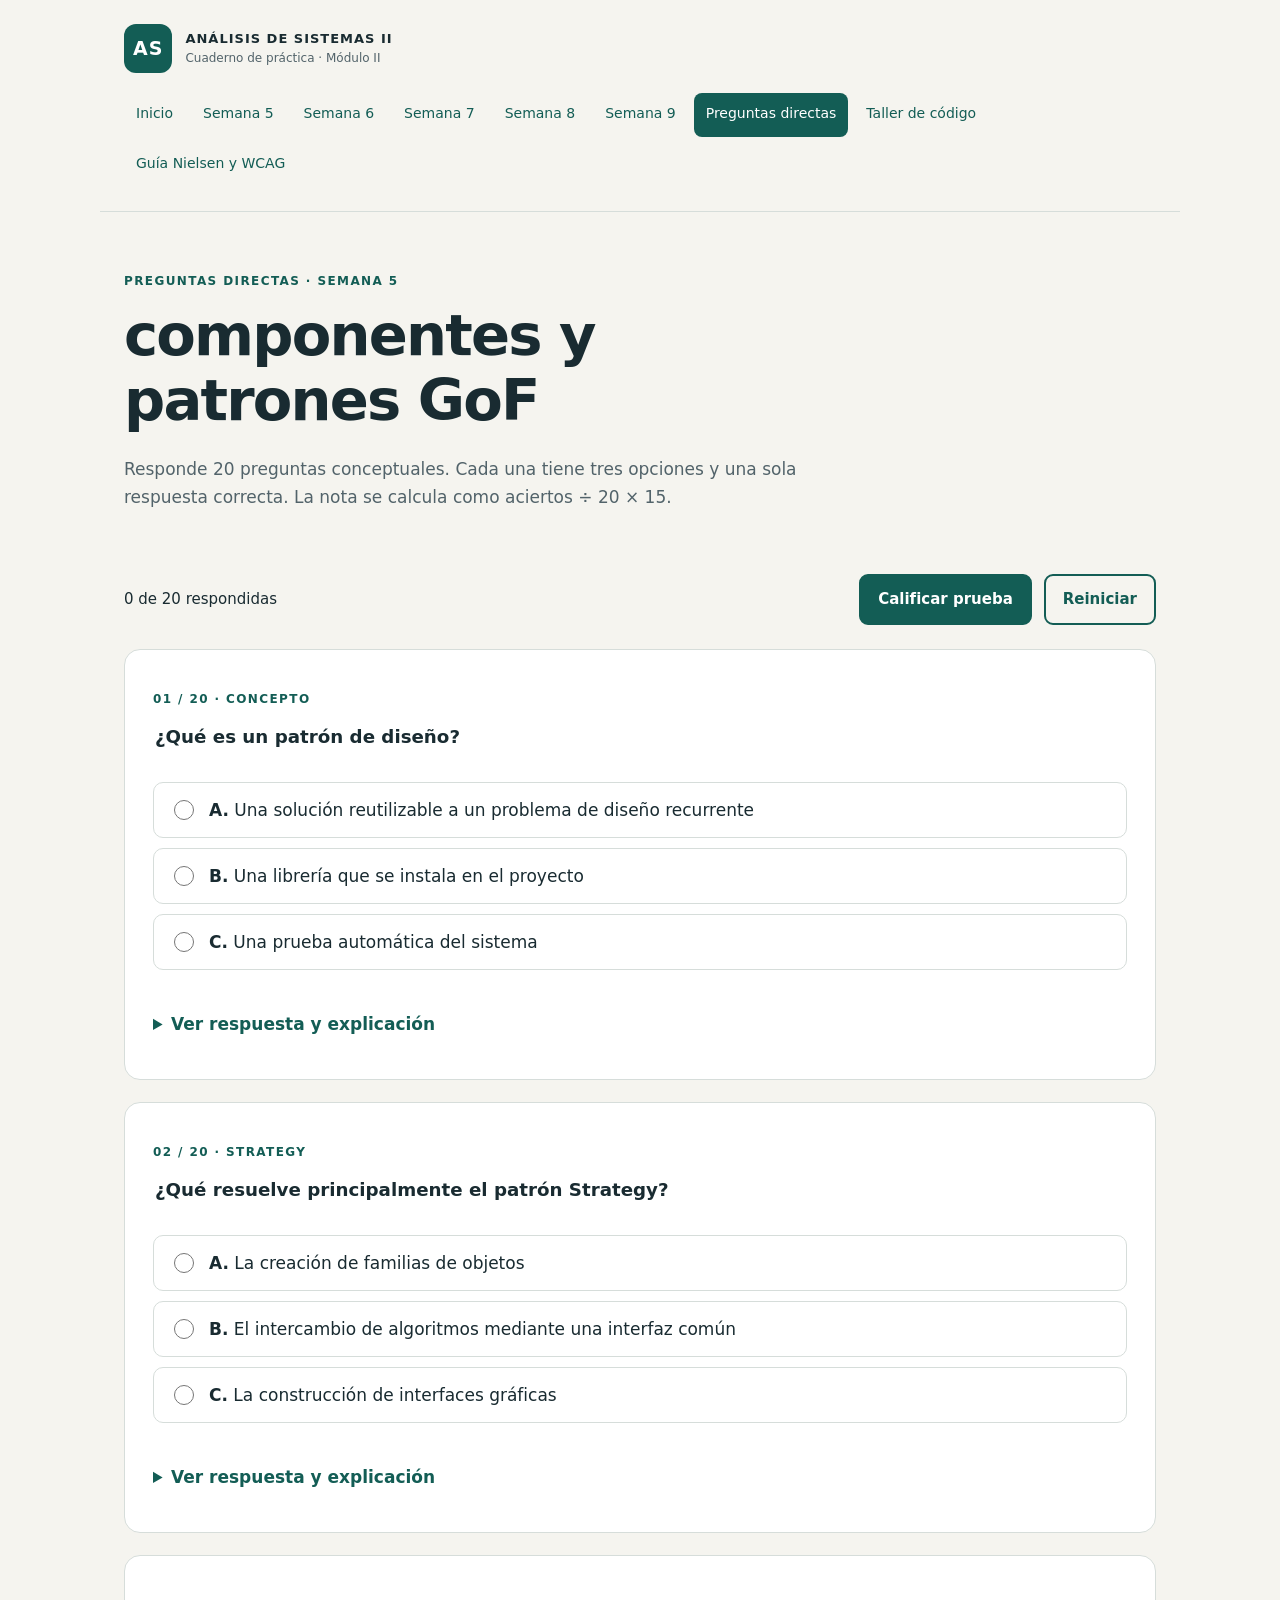
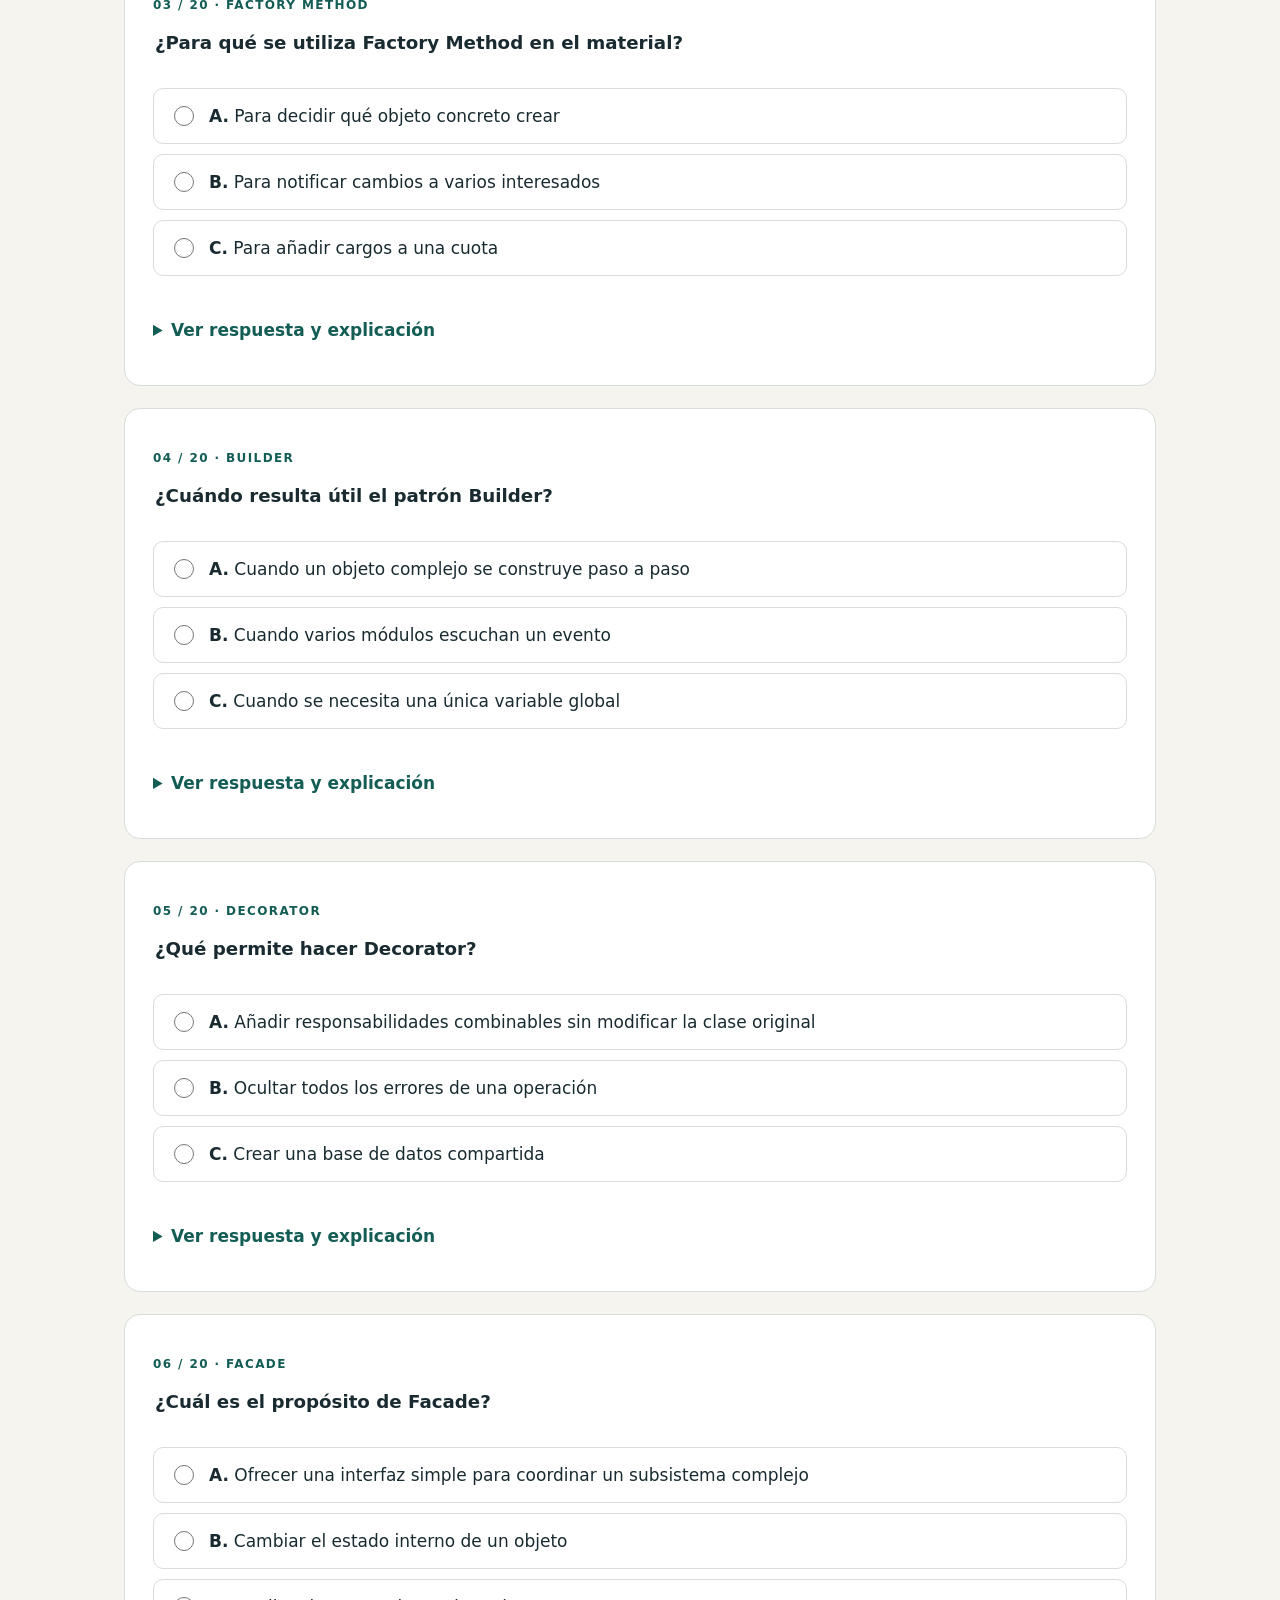
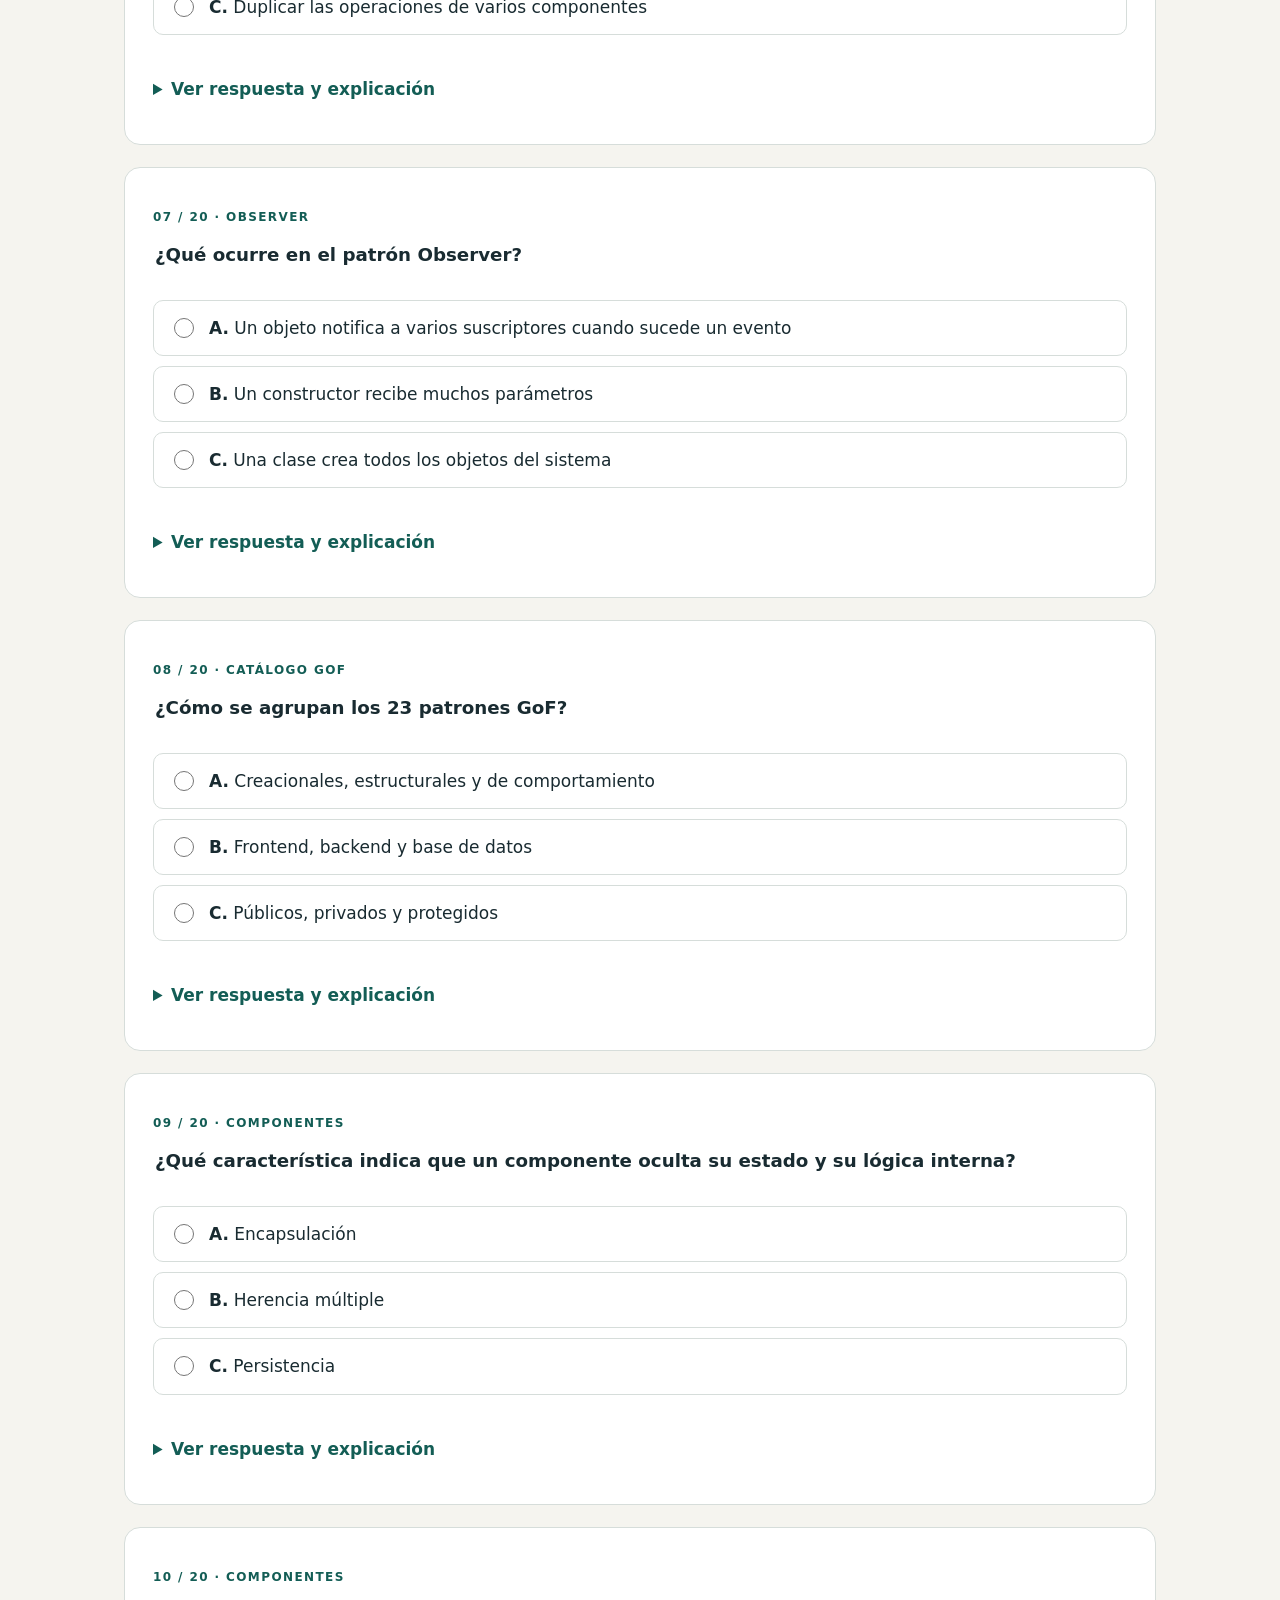
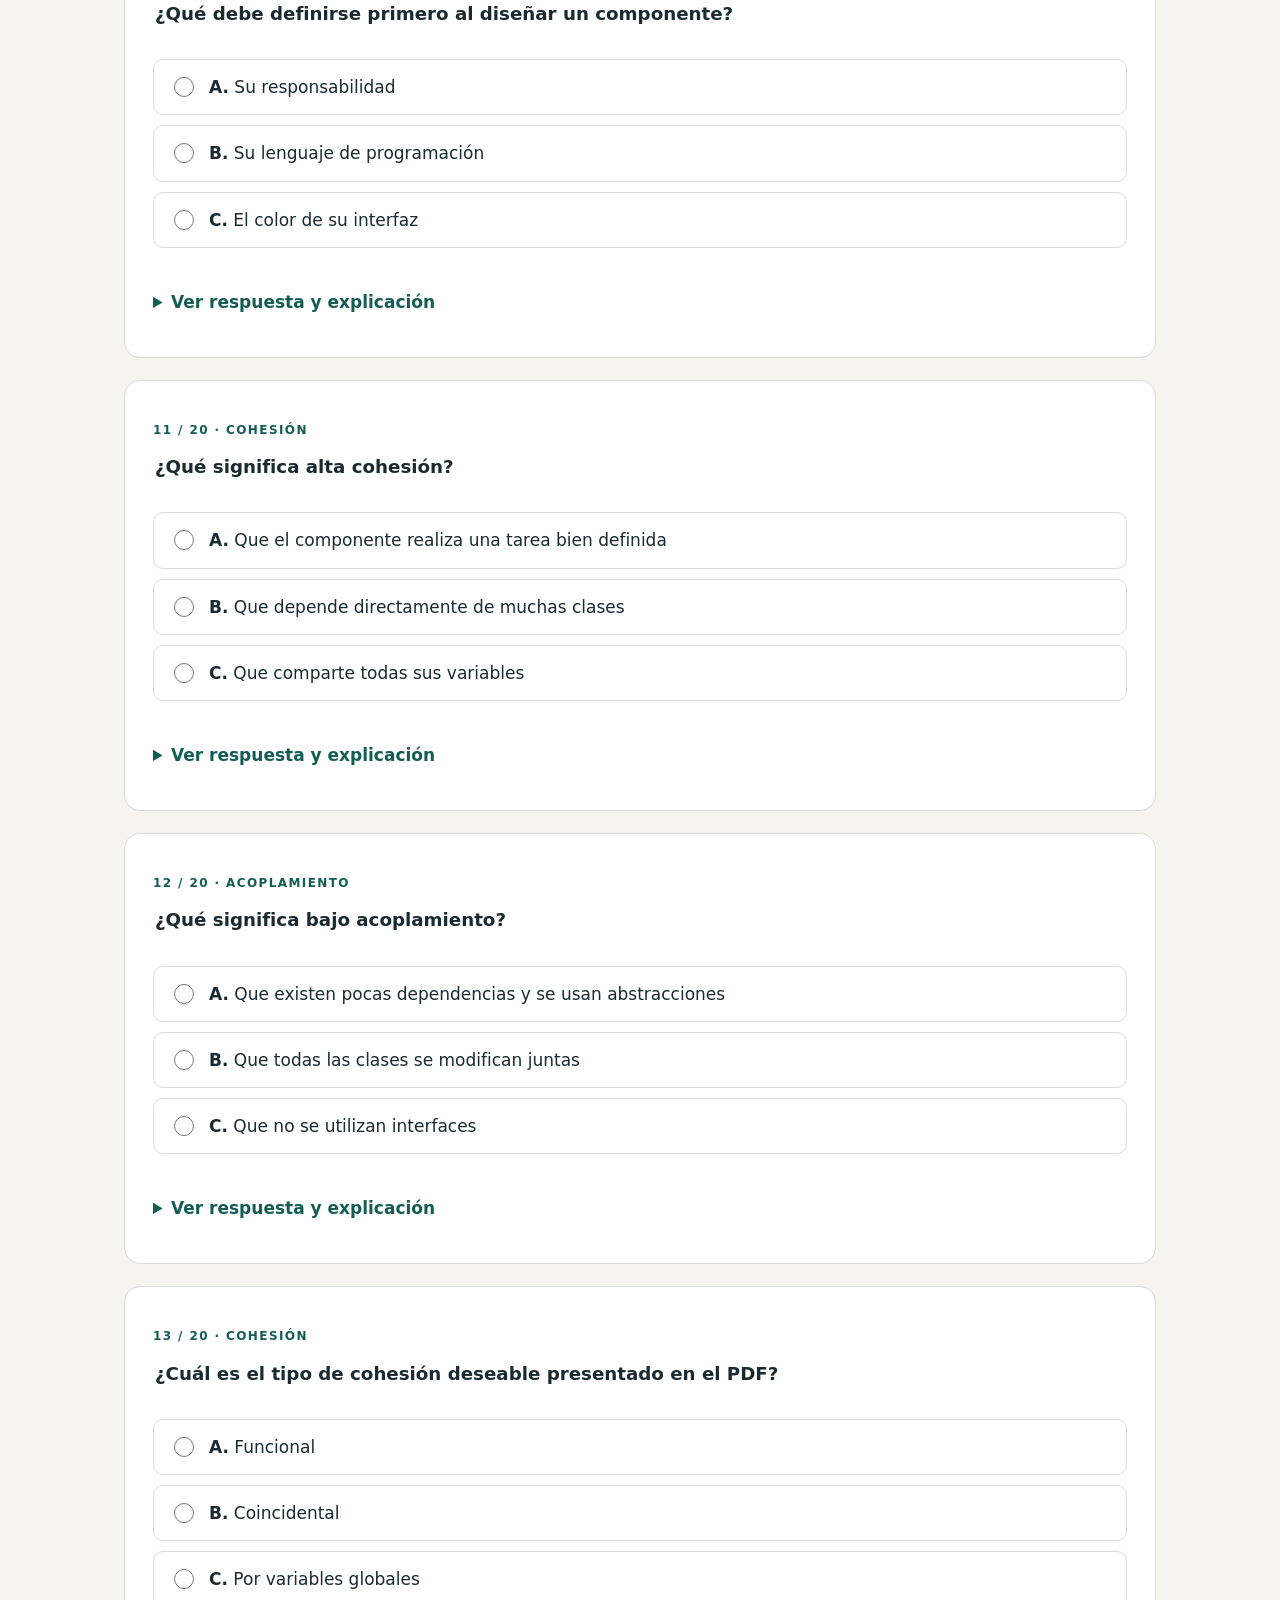
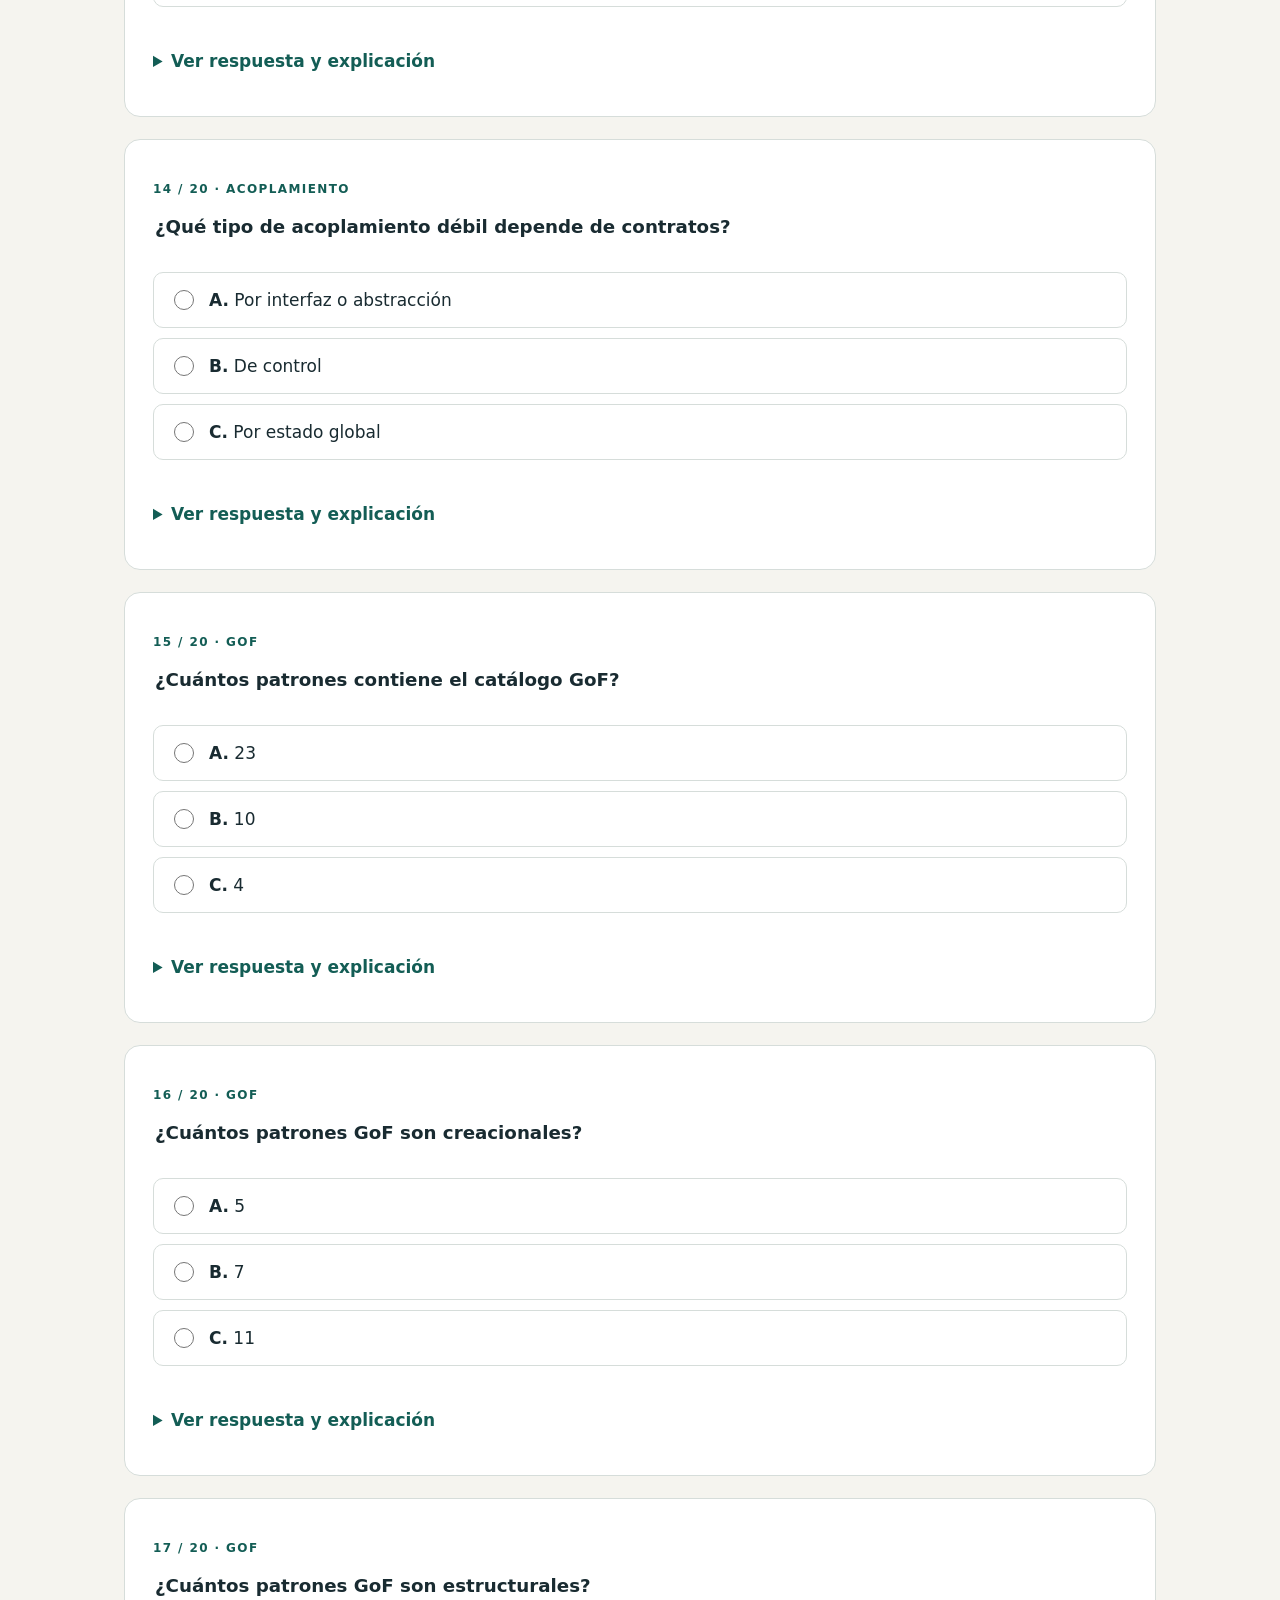
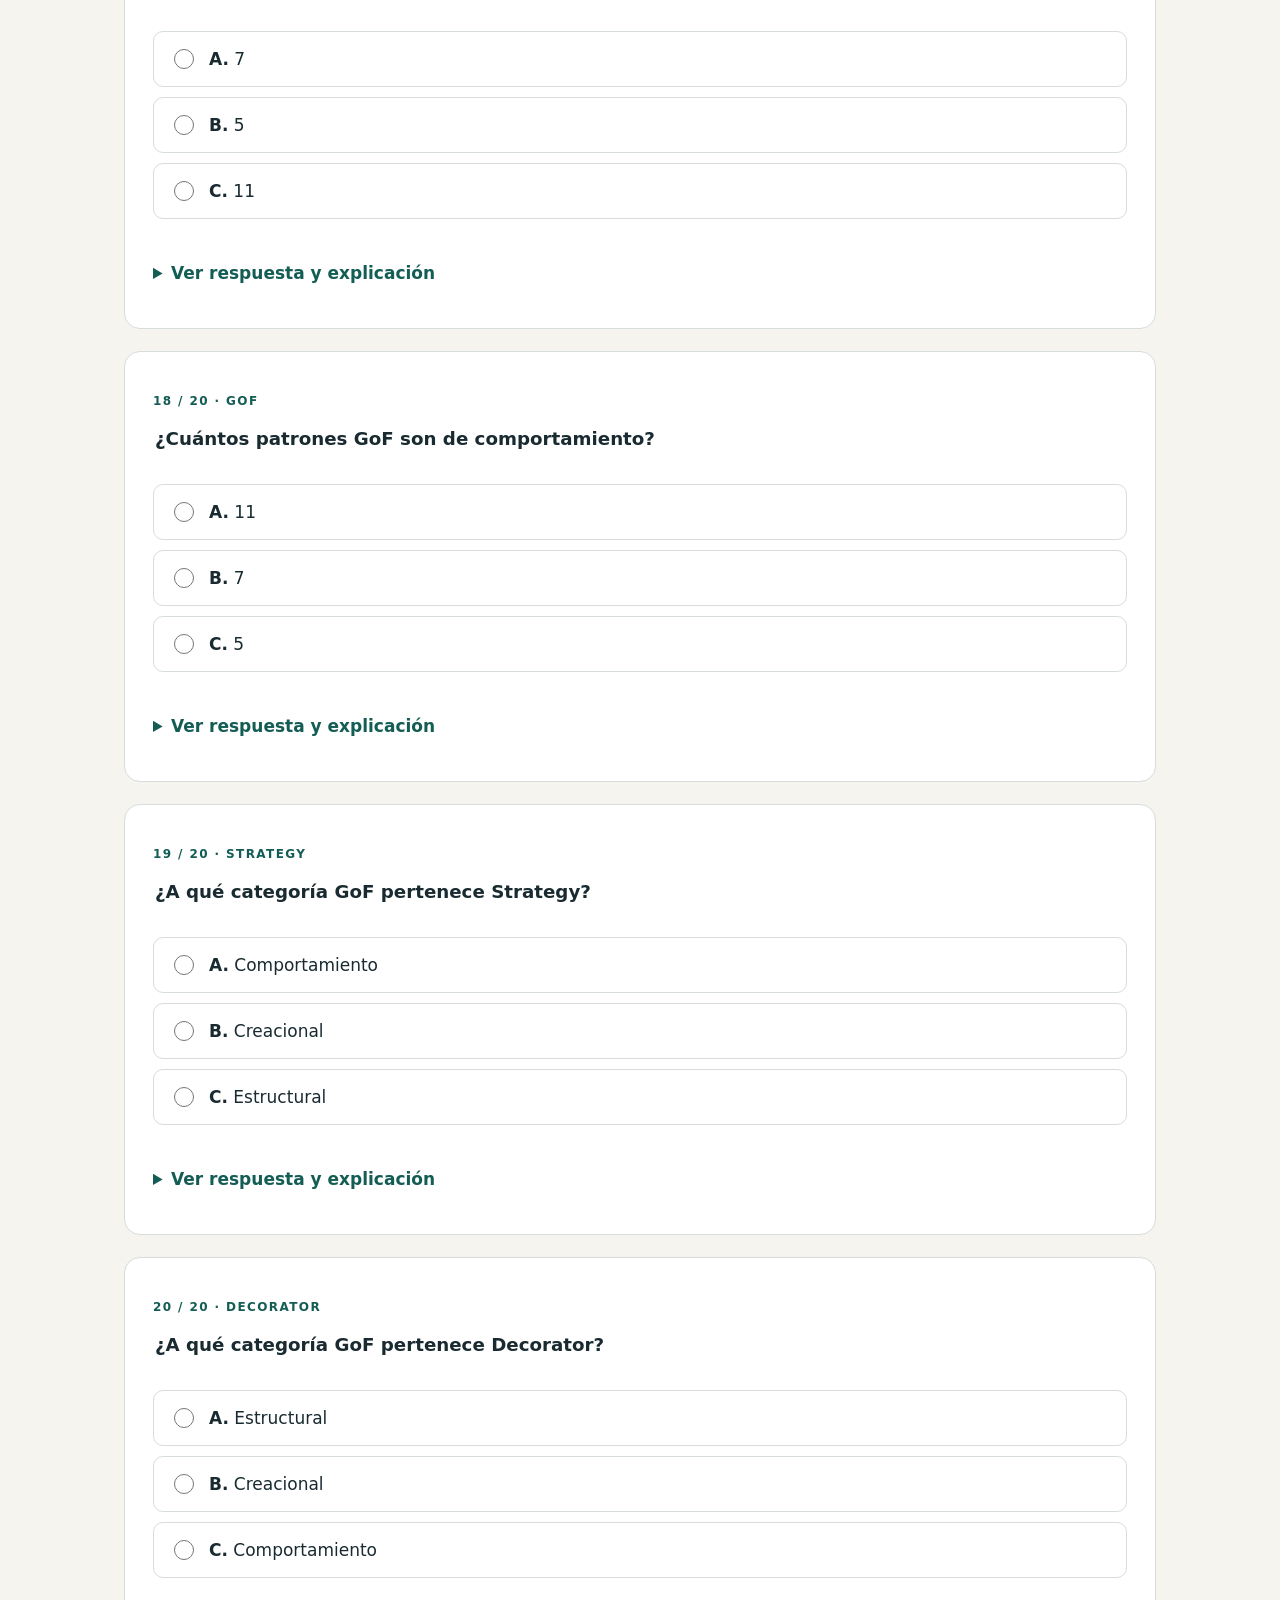
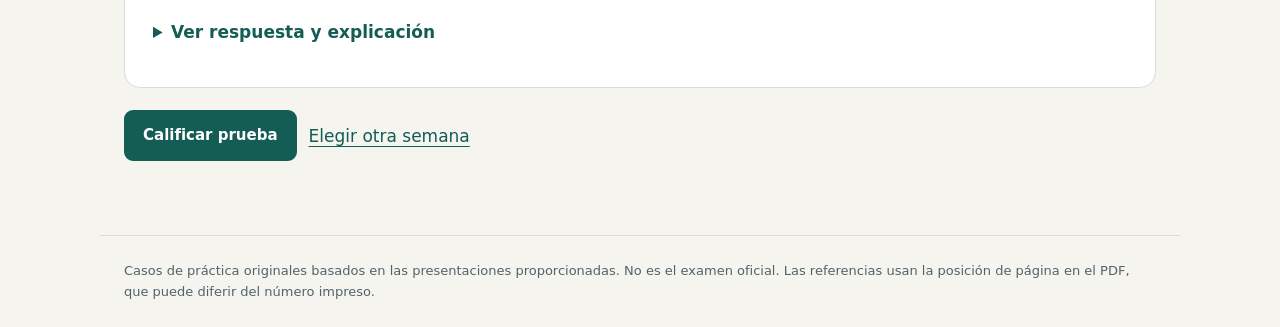
<file: analisis-de-sistema/preguntas-directas-semana-5.html>
<!doctype html>
<html lang="es"><head><meta charset="utf-8"><meta name="viewport" content="width=device-width,initial-scale=1"><title>Preguntas directas: componentes y patrones GoF · Análisis de Sistemas II</title><meta name="description" content="Preguntas de práctica con casos, datos clave y respuestas explicadas basadas en las presentaciones del curso."><link rel="canonical" href="https://cherreragt.github.io/analisis-de-sistemas/analisis-de-sistema/preguntas-directas-semana-5.html"><meta property="og:type" content="website"><meta property="og:locale" content="es_GT"><meta property="og:site_name" content="Análisis de Sistemas II"><meta property="og:title" content="Preguntas directas: componentes y patrones GoF | Análisis de Sistemas II"><meta property="og:description" content="Preguntas de práctica con casos, datos clave y respuestas explicadas basadas en las presentaciones del curso."><meta property="og:url" content="https://cherreragt.github.io/analisis-de-sistemas/analisis-de-sistema/preguntas-directas-semana-5.html"><meta name="twitter:card" content="summary"><meta name="twitter:title" content="Preguntas directas: componentes y patrones GoF | Análisis de Sistemas II"><meta name="twitter:description" content="Preguntas de práctica con casos, datos clave y respuestas explicadas basadas en las presentaciones del curso."><link rel="icon" href="favicon.svg" type="image/svg+xml"><link rel="stylesheet" href="estilos.css"><script src="examen.js" defer></script></head>
<body><a class="saltar" href="#contenido">Saltar al contenido</a><header><div class="marca"><span class="logo" aria-hidden="true">AS</span><div>ANÁLISIS DE SISTEMAS II<small>Cuaderno de práctica · Módulo II</small></div></div><nav aria-label="Exámenes y guías"><a href="index.html" >Inicio</a><a href="semana-5.html" >Semana 5</a><a href="semana-6.html" >Semana 6</a><a href="semana-7.html" >Semana 7</a><a href="semana-8.html" >Semana 8</a><a href="semana-9.html" >Semana 9</a><a href="preguntas-directas.html" aria-current="page">Preguntas directas</a><a href="refactorizacion.html" >Taller de código</a><a href="nielsen-wcag-pour.html" >Guía Nielsen y WCAG</a></nav></header><main id="contenido"><div class="encabezado"><p class="etiqueta">PREGUNTAS DIRECTAS · SEMANA 5</p><h1>componentes y patrones GoF</h1><p>Responde 20 preguntas conceptuales. Cada una tiene tres opciones y una sola respuesta correcta. La nota se calcula como aciertos ÷ 20 × 15.</p></div><form id="examen"><div class="barra"><p id="avance" role="status">0 de 20 respondidas</p><button type="submit">Calificar prueba</button><button type="button" class="secundario" id="reiniciar">Reiniciar</button></div><section id="nota-final" class="nota" tabindex="-1" hidden aria-label="Resultado de la prueba"></section><article class="pregunta" data-correcta="0"><p class="etiqueta">01 / 20 · Concepto</p><fieldset><legend>¿Qué es un patrón de diseño?</legend><label class="opcion"><input type="radio" name="p0" value="0"><span><b>A.</b> Una solución reutilizable a un problema de diseño recurrente</span></label><label class="opcion"><input type="radio" name="p0" value="1"><span><b>B.</b> Una librería que se instala en el proyecto</span></label><label class="opcion"><input type="radio" name="p0" value="2"><span><b>C.</b> Una prueba automática del sistema</span></label></fieldset><p class="resultado-item" aria-live="polite"></p><details class="solucion"><summary>Ver respuesta y explicación</summary><div class="explicacion"><p><strong>Respuesta A: Una solución reutilizable a un problema de diseño recurrente</strong></p><p>Un patrón describe una estructura probada y con nombre para resolver un problema que se repite. No es código obligatorio para copiar y pegar.</p><p class="fuente">Base: Semana5-Componentes-y-Patrones-GoF.pdf · página 12 del archivo PDF.</p></div></details></article><article class="pregunta" data-correcta="1"><p class="etiqueta">02 / 20 · Strategy</p><fieldset><legend>¿Qué resuelve principalmente el patrón Strategy?</legend><label class="opcion"><input type="radio" name="p1" value="0"><span><b>A.</b> La creación de familias de objetos</span></label><label class="opcion"><input type="radio" name="p1" value="1"><span><b>B.</b> El intercambio de algoritmos mediante una interfaz común</span></label><label class="opcion"><input type="radio" name="p1" value="2"><span><b>C.</b> La construcción de interfaces gráficas</span></label></fieldset><p class="resultado-item" aria-live="polite"></p><details class="solucion"><summary>Ver respuesta y explicación</summary><div class="explicacion"><p><strong>Respuesta B: El intercambio de algoritmos mediante una interfaz común</strong></p><p>Strategy encapsula algoritmos intercambiables detrás de un contrato común, como distintas formas de calcular interés.</p><p class="fuente">Base: Semana5-Componentes-y-Patrones-GoF.pdf · página 21 del archivo PDF.</p></div></details></article><article class="pregunta" data-correcta="0"><p class="etiqueta">03 / 20 · Factory Method</p><fieldset><legend>¿Para qué se utiliza Factory Method en el material?</legend><label class="opcion"><input type="radio" name="p2" value="0"><span><b>A.</b> Para decidir qué objeto concreto crear</span></label><label class="opcion"><input type="radio" name="p2" value="1"><span><b>B.</b> Para notificar cambios a varios interesados</span></label><label class="opcion"><input type="radio" name="p2" value="2"><span><b>C.</b> Para añadir cargos a una cuota</span></label></fieldset><p class="resultado-item" aria-live="polite"></p><details class="solucion"><summary>Ver respuesta y explicación</summary><div class="explicacion"><p><strong>Respuesta A: Para decidir qué objeto concreto crear</strong></p><p>Factory Method desacopla al cliente de las clases concretas que debe instanciar. El ejemplo del curso concentra la creación de los tipos de crédito.</p><p class="fuente">Base: Semana5-Componentes-y-Patrones-GoF.pdf · página 15 del archivo PDF.</p></div></details></article><article class="pregunta" data-correcta="0"><p class="etiqueta">04 / 20 · Builder</p><fieldset><legend>¿Cuándo resulta útil el patrón Builder?</legend><label class="opcion"><input type="radio" name="p3" value="0"><span><b>A.</b> Cuando un objeto complejo se construye paso a paso</span></label><label class="opcion"><input type="radio" name="p3" value="1"><span><b>B.</b> Cuando varios módulos escuchan un evento</span></label><label class="opcion"><input type="radio" name="p3" value="2"><span><b>C.</b> Cuando se necesita una única variable global</span></label></fieldset><p class="resultado-item" aria-live="polite"></p><details class="solucion"><summary>Ver respuesta y explicación</summary><div class="explicacion"><p><strong>Respuesta A: Cuando un objeto complejo se construye paso a paso</strong></p><p>Builder separa la construcción de la representación final y hace legibles los parámetros de objetos complejos, como un plan de amortización.</p><p class="fuente">Base: Semana5-Componentes-y-Patrones-GoF.pdf · página 16 del archivo PDF.</p></div></details></article><article class="pregunta" data-correcta="0"><p class="etiqueta">05 / 20 · Decorator</p><fieldset><legend>¿Qué permite hacer Decorator?</legend><label class="opcion"><input type="radio" name="p4" value="0"><span><b>A.</b> Añadir responsabilidades combinables sin modificar la clase original</span></label><label class="opcion"><input type="radio" name="p4" value="1"><span><b>B.</b> Ocultar todos los errores de una operación</span></label><label class="opcion"><input type="radio" name="p4" value="2"><span><b>C.</b> Crear una base de datos compartida</span></label></fieldset><p class="resultado-item" aria-live="polite"></p><details class="solucion"><summary>Ver respuesta y explicación</summary><div class="explicacion"><p><strong>Respuesta A: Añadir responsabilidades combinables sin modificar la clase original</strong></p><p>Decorator envuelve un objeto que cumple la misma interfaz y agrega comportamiento por composición.</p><p class="fuente">Base: Semana5-Componentes-y-Patrones-GoF.pdf · página 18 del archivo PDF.</p></div></details></article><article class="pregunta" data-correcta="0"><p class="etiqueta">06 / 20 · Facade</p><fieldset><legend>¿Cuál es el propósito de Facade?</legend><label class="opcion"><input type="radio" name="p5" value="0"><span><b>A.</b> Ofrecer una interfaz simple para coordinar un subsistema complejo</span></label><label class="opcion"><input type="radio" name="p5" value="1"><span><b>B.</b> Cambiar el estado interno de un objeto</span></label><label class="opcion"><input type="radio" name="p5" value="2"><span><b>C.</b> Duplicar las operaciones de varios componentes</span></label></fieldset><p class="resultado-item" aria-live="polite"></p><details class="solucion"><summary>Ver respuesta y explicación</summary><div class="explicacion"><p><strong>Respuesta A: Ofrecer una interfaz simple para coordinar un subsistema complejo</strong></p><p>Facade ofrece una entrada sencilla y oculta la coordinación interna de varios componentes, como la generación del cierre diario.</p><p class="fuente">Base: Semana5-Componentes-y-Patrones-GoF.pdf · página 19 del archivo PDF.</p></div></details></article><article class="pregunta" data-correcta="0"><p class="etiqueta">07 / 20 · Observer</p><fieldset><legend>¿Qué ocurre en el patrón Observer?</legend><label class="opcion"><input type="radio" name="p6" value="0"><span><b>A.</b> Un objeto notifica a varios suscriptores cuando sucede un evento</span></label><label class="opcion"><input type="radio" name="p6" value="1"><span><b>B.</b> Un constructor recibe muchos parámetros</span></label><label class="opcion"><input type="radio" name="p6" value="2"><span><b>C.</b> Una clase crea todos los objetos del sistema</span></label></fieldset><p class="resultado-item" aria-live="polite"></p><details class="solucion"><summary>Ver respuesta y explicación</summary><div class="explicacion"><p><strong>Respuesta A: Un objeto notifica a varios suscriptores cuando sucede un evento</strong></p><p>Observer desacopla al emisor de las reacciones concretas de los suscriptores.</p><p class="fuente">Base: Semana5-Componentes-y-Patrones-GoF.pdf · página 22 del archivo PDF.</p></div></details></article><article class="pregunta" data-correcta="0"><p class="etiqueta">08 / 20 · Catálogo GoF</p><fieldset><legend>¿Cómo se agrupan los 23 patrones GoF?</legend><label class="opcion"><input type="radio" name="p7" value="0"><span><b>A.</b> Creacionales, estructurales y de comportamiento</span></label><label class="opcion"><input type="radio" name="p7" value="1"><span><b>B.</b> Frontend, backend y base de datos</span></label><label class="opcion"><input type="radio" name="p7" value="2"><span><b>C.</b> Públicos, privados y protegidos</span></label></fieldset><p class="resultado-item" aria-live="polite"></p><details class="solucion"><summary>Ver respuesta y explicación</summary><div class="explicacion"><p><strong>Respuesta A: Creacionales, estructurales y de comportamiento</strong></p><p>El catálogo contiene 5 patrones creacionales, 7 estructurales y 11 de comportamiento.</p><p class="fuente">Base: Semana5-Componentes-y-Patrones-GoF.pdf · página 13 del archivo PDF.</p></div></details></article><article class="pregunta" data-correcta="0"><p class="etiqueta">09 / 20 · Componentes</p><fieldset><legend>¿Qué característica indica que un componente oculta su estado y su lógica interna?</legend><label class="opcion"><input type="radio" name="p8" value="0"><span><b>A.</b> Encapsulación</span></label><label class="opcion"><input type="radio" name="p8" value="1"><span><b>B.</b> Herencia múltiple</span></label><label class="opcion"><input type="radio" name="p8" value="2"><span><b>C.</b> Persistencia</span></label></fieldset><p class="resultado-item" aria-live="polite"></p><details class="solucion"><summary>Ver respuesta y explicación</summary><div class="explicacion"><p><strong>Respuesta A: Encapsulación</strong></p><p>Un componente encapsula sus detalles internos y expone solamente un contrato público.</p><p class="fuente">Base: Semana5-Componentes-y-Patrones-GoF.pdf · página 6 del archivo PDF.</p></div></details></article><article class="pregunta" data-correcta="0"><p class="etiqueta">10 / 20 · Componentes</p><fieldset><legend>¿Qué debe definirse primero al diseñar un componente?</legend><label class="opcion"><input type="radio" name="p9" value="0"><span><b>A.</b> Su responsabilidad</span></label><label class="opcion"><input type="radio" name="p9" value="1"><span><b>B.</b> Su lenguaje de programación</span></label><label class="opcion"><input type="radio" name="p9" value="2"><span><b>C.</b> El color de su interfaz</span></label></fieldset><p class="resultado-item" aria-live="polite"></p><details class="solucion"><summary>Ver respuesta y explicación</summary><div class="explicacion"><p><strong>Respuesta A: Su responsabilidad</strong></p><p>Primero se establece qué hace y qué no hace el componente; después se diseña su interfaz pública.</p><p class="fuente">Base: Semana5-Componentes-y-Patrones-GoF.pdf · página 7 del archivo PDF.</p></div></details></article><article class="pregunta" data-correcta="0"><p class="etiqueta">11 / 20 · Cohesión</p><fieldset><legend>¿Qué significa alta cohesión?</legend><label class="opcion"><input type="radio" name="p10" value="0"><span><b>A.</b> Que el componente realiza una tarea bien definida</span></label><label class="opcion"><input type="radio" name="p10" value="1"><span><b>B.</b> Que depende directamente de muchas clases</span></label><label class="opcion"><input type="radio" name="p10" value="2"><span><b>C.</b> Que comparte todas sus variables</span></label></fieldset><p class="resultado-item" aria-live="polite"></p><details class="solucion"><summary>Ver respuesta y explicación</summary><div class="explicacion"><p><strong>Respuesta A: Que el componente realiza una tarea bien definida</strong></p><p>La alta cohesión concentra elementos que contribuyen a una única responsabilidad.</p><p class="fuente">Base: Semana5-Componentes-y-Patrones-GoF.pdf · página 9 del archivo PDF.</p></div></details></article><article class="pregunta" data-correcta="0"><p class="etiqueta">12 / 20 · Acoplamiento</p><fieldset><legend>¿Qué significa bajo acoplamiento?</legend><label class="opcion"><input type="radio" name="p11" value="0"><span><b>A.</b> Que existen pocas dependencias y se usan abstracciones</span></label><label class="opcion"><input type="radio" name="p11" value="1"><span><b>B.</b> Que todas las clases se modifican juntas</span></label><label class="opcion"><input type="radio" name="p11" value="2"><span><b>C.</b> Que no se utilizan interfaces</span></label></fieldset><p class="resultado-item" aria-live="polite"></p><details class="solucion"><summary>Ver respuesta y explicación</summary><div class="explicacion"><p><strong>Respuesta A: Que existen pocas dependencias y se usan abstracciones</strong></p><p>El bajo acoplamiento reduce las dependencias y favorece contratos o interfaces reemplazables.</p><p class="fuente">Base: Semana5-Componentes-y-Patrones-GoF.pdf · página 9 del archivo PDF.</p></div></details></article><article class="pregunta" data-correcta="0"><p class="etiqueta">13 / 20 · Cohesión</p><fieldset><legend>¿Cuál es el tipo de cohesión deseable presentado en el PDF?</legend><label class="opcion"><input type="radio" name="p12" value="0"><span><b>A.</b> Funcional</span></label><label class="opcion"><input type="radio" name="p12" value="1"><span><b>B.</b> Coincidental</span></label><label class="opcion"><input type="radio" name="p12" value="2"><span><b>C.</b> Por variables globales</span></label></fieldset><p class="resultado-item" aria-live="polite"></p><details class="solucion"><summary>Ver respuesta y explicación</summary><div class="explicacion"><p><strong>Respuesta A: Funcional</strong></p><p>La cohesión funcional ocurre cuando todos los elementos contribuyen a una única tarea bien definida.</p><p class="fuente">Base: Semana5-Componentes-y-Patrones-GoF.pdf · página 10 del archivo PDF.</p></div></details></article><article class="pregunta" data-correcta="0"><p class="etiqueta">14 / 20 · Acoplamiento</p><fieldset><legend>¿Qué tipo de acoplamiento débil depende de contratos?</legend><label class="opcion"><input type="radio" name="p13" value="0"><span><b>A.</b> Por interfaz o abstracción</span></label><label class="opcion"><input type="radio" name="p13" value="1"><span><b>B.</b> De control</span></label><label class="opcion"><input type="radio" name="p13" value="2"><span><b>C.</b> Por estado global</span></label></fieldset><p class="resultado-item" aria-live="polite"></p><details class="solucion"><summary>Ver respuesta y explicación</summary><div class="explicacion"><p><strong>Respuesta A: Por interfaz o abstracción</strong></p><p>Depender de una interfaz permite reemplazar implementaciones sin cambiar al consumidor.</p><p class="fuente">Base: Semana5-Componentes-y-Patrones-GoF.pdf · página 10 del archivo PDF.</p></div></details></article><article class="pregunta" data-correcta="0"><p class="etiqueta">15 / 20 · GoF</p><fieldset><legend>¿Cuántos patrones contiene el catálogo GoF?</legend><label class="opcion"><input type="radio" name="p14" value="0"><span><b>A.</b> 23</span></label><label class="opcion"><input type="radio" name="p14" value="1"><span><b>B.</b> 10</span></label><label class="opcion"><input type="radio" name="p14" value="2"><span><b>C.</b> 4</span></label></fieldset><p class="resultado-item" aria-live="polite"></p><details class="solucion"><summary>Ver respuesta y explicación</summary><div class="explicacion"><p><strong>Respuesta A: 23</strong></p><p>El catálogo de la Gang of Four reúne 23 patrones de diseño.</p><p class="fuente">Base: Semana5-Componentes-y-Patrones-GoF.pdf · página 13 del archivo PDF.</p></div></details></article><article class="pregunta" data-correcta="0"><p class="etiqueta">16 / 20 · GoF</p><fieldset><legend>¿Cuántos patrones GoF son creacionales?</legend><label class="opcion"><input type="radio" name="p15" value="0"><span><b>A.</b> 5</span></label><label class="opcion"><input type="radio" name="p15" value="1"><span><b>B.</b> 7</span></label><label class="opcion"><input type="radio" name="p15" value="2"><span><b>C.</b> 11</span></label></fieldset><p class="resultado-item" aria-live="polite"></p><details class="solucion"><summary>Ver respuesta y explicación</summary><div class="explicacion"><p><strong>Respuesta A: 5</strong></p><p>La categoría creacional contiene cinco patrones.</p><p class="fuente">Base: Semana5-Componentes-y-Patrones-GoF.pdf · página 13 del archivo PDF.</p></div></details></article><article class="pregunta" data-correcta="0"><p class="etiqueta">17 / 20 · GoF</p><fieldset><legend>¿Cuántos patrones GoF son estructurales?</legend><label class="opcion"><input type="radio" name="p16" value="0"><span><b>A.</b> 7</span></label><label class="opcion"><input type="radio" name="p16" value="1"><span><b>B.</b> 5</span></label><label class="opcion"><input type="radio" name="p16" value="2"><span><b>C.</b> 11</span></label></fieldset><p class="resultado-item" aria-live="polite"></p><details class="solucion"><summary>Ver respuesta y explicación</summary><div class="explicacion"><p><strong>Respuesta A: 7</strong></p><p>La categoría estructural contiene siete patrones.</p><p class="fuente">Base: Semana5-Componentes-y-Patrones-GoF.pdf · página 13 del archivo PDF.</p></div></details></article><article class="pregunta" data-correcta="0"><p class="etiqueta">18 / 20 · GoF</p><fieldset><legend>¿Cuántos patrones GoF son de comportamiento?</legend><label class="opcion"><input type="radio" name="p17" value="0"><span><b>A.</b> 11</span></label><label class="opcion"><input type="radio" name="p17" value="1"><span><b>B.</b> 7</span></label><label class="opcion"><input type="radio" name="p17" value="2"><span><b>C.</b> 5</span></label></fieldset><p class="resultado-item" aria-live="polite"></p><details class="solucion"><summary>Ver respuesta y explicación</summary><div class="explicacion"><p><strong>Respuesta A: 11</strong></p><p>La categoría de comportamiento contiene once patrones.</p><p class="fuente">Base: Semana5-Componentes-y-Patrones-GoF.pdf · página 13 del archivo PDF.</p></div></details></article><article class="pregunta" data-correcta="0"><p class="etiqueta">19 / 20 · Strategy</p><fieldset><legend>¿A qué categoría GoF pertenece Strategy?</legend><label class="opcion"><input type="radio" name="p18" value="0"><span><b>A.</b> Comportamiento</span></label><label class="opcion"><input type="radio" name="p18" value="1"><span><b>B.</b> Creacional</span></label><label class="opcion"><input type="radio" name="p18" value="2"><span><b>C.</b> Estructural</span></label></fieldset><p class="resultado-item" aria-live="polite"></p><details class="solucion"><summary>Ver respuesta y explicación</summary><div class="explicacion"><p><strong>Respuesta A: Comportamiento</strong></p><p>Strategy es un patrón de comportamiento porque organiza algoritmos intercambiables.</p><p class="fuente">Base: Semana5-Componentes-y-Patrones-GoF.pdf · páginas 13, 21 del archivo PDF.</p></div></details></article><article class="pregunta" data-correcta="0"><p class="etiqueta">20 / 20 · Decorator</p><fieldset><legend>¿A qué categoría GoF pertenece Decorator?</legend><label class="opcion"><input type="radio" name="p19" value="0"><span><b>A.</b> Estructural</span></label><label class="opcion"><input type="radio" name="p19" value="1"><span><b>B.</b> Creacional</span></label><label class="opcion"><input type="radio" name="p19" value="2"><span><b>C.</b> Comportamiento</span></label></fieldset><p class="resultado-item" aria-live="polite"></p><details class="solucion"><summary>Ver respuesta y explicación</summary><div class="explicacion"><p><strong>Respuesta A: Estructural</strong></p><p>Decorator es estructural porque compone objetos envolviéndolos con responsabilidades adicionales.</p><p class="fuente">Base: Semana5-Componentes-y-Patrones-GoF.pdf · páginas 13, 18 del archivo PDF.</p></div></details></article><div class="barra"><button type="submit">Calificar prueba</button><a href="preguntas-directas.html">Elegir otra semana</a></div></form></main><footer>Casos de práctica originales basados en las presentaciones proporcionadas. No es el examen oficial. Las referencias usan la posición de página en el PDF, que puede diferir del número impreso.</footer></body></html>
</file>
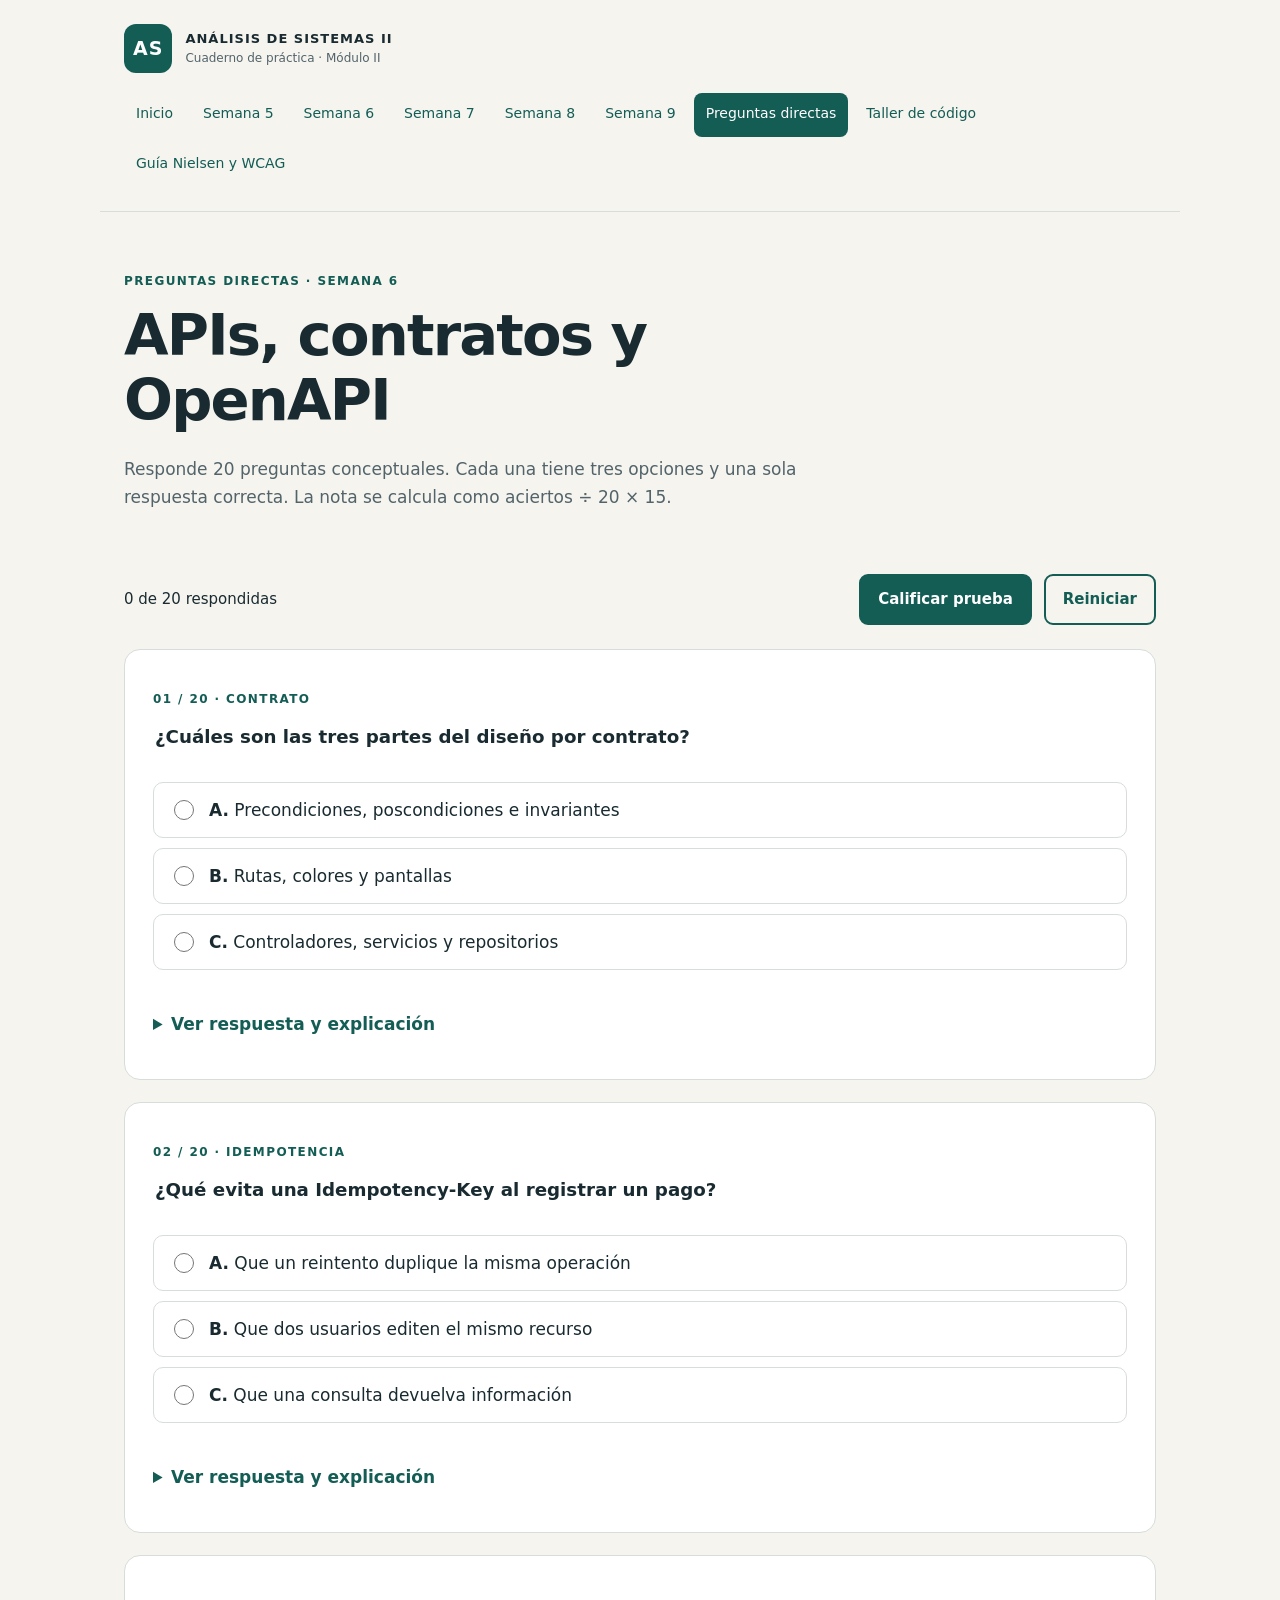
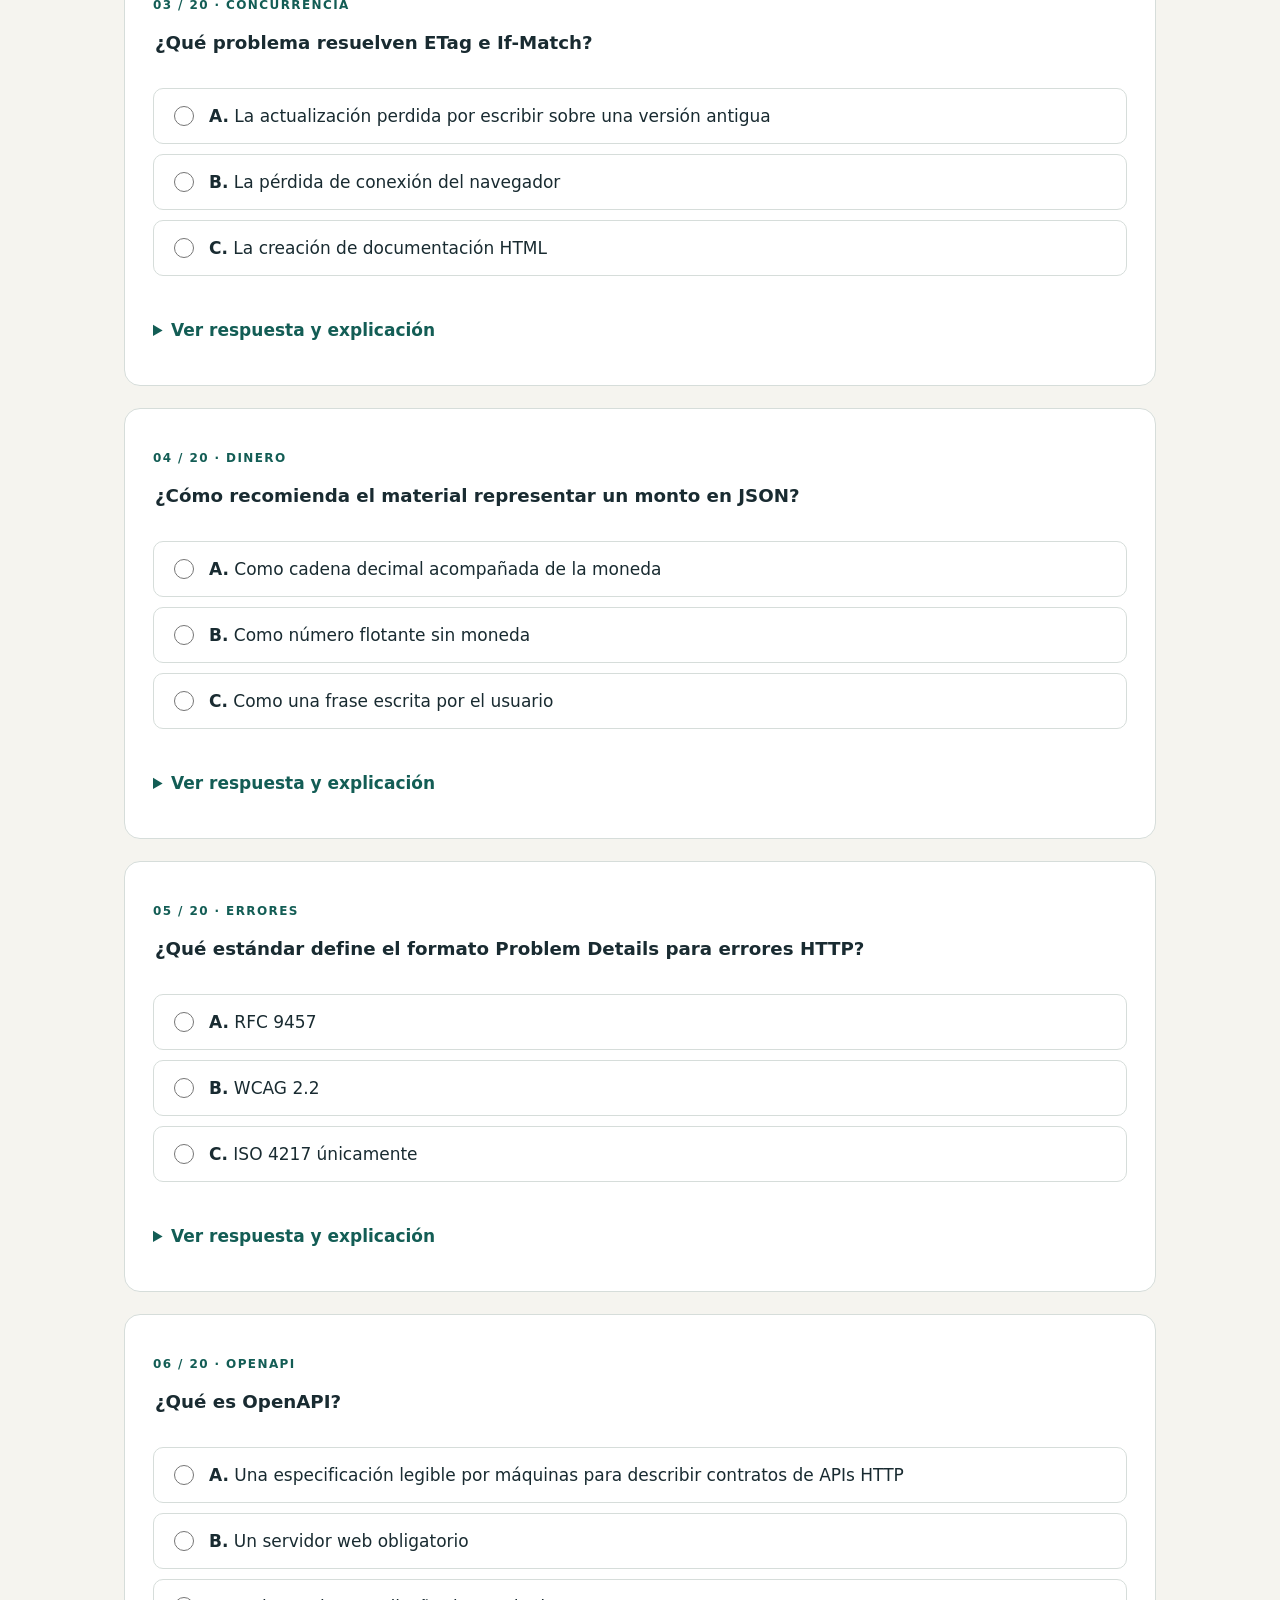
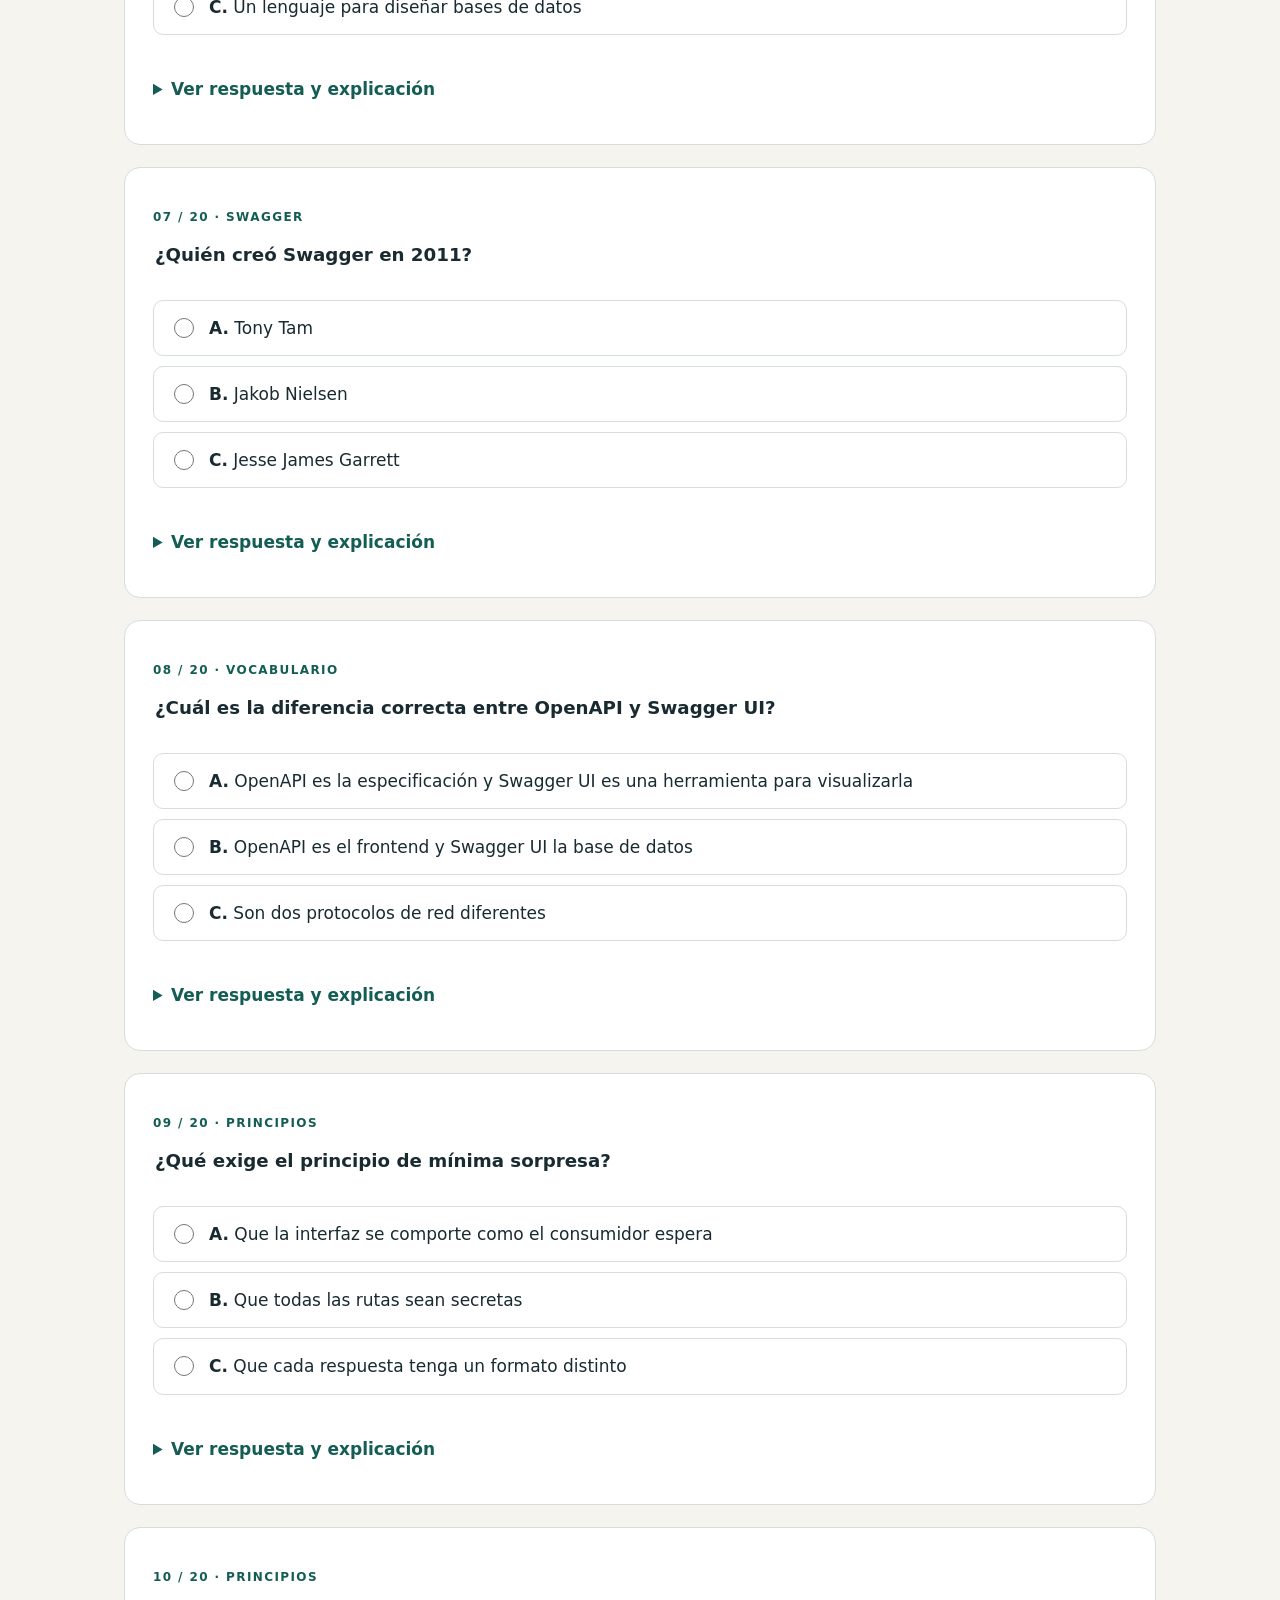
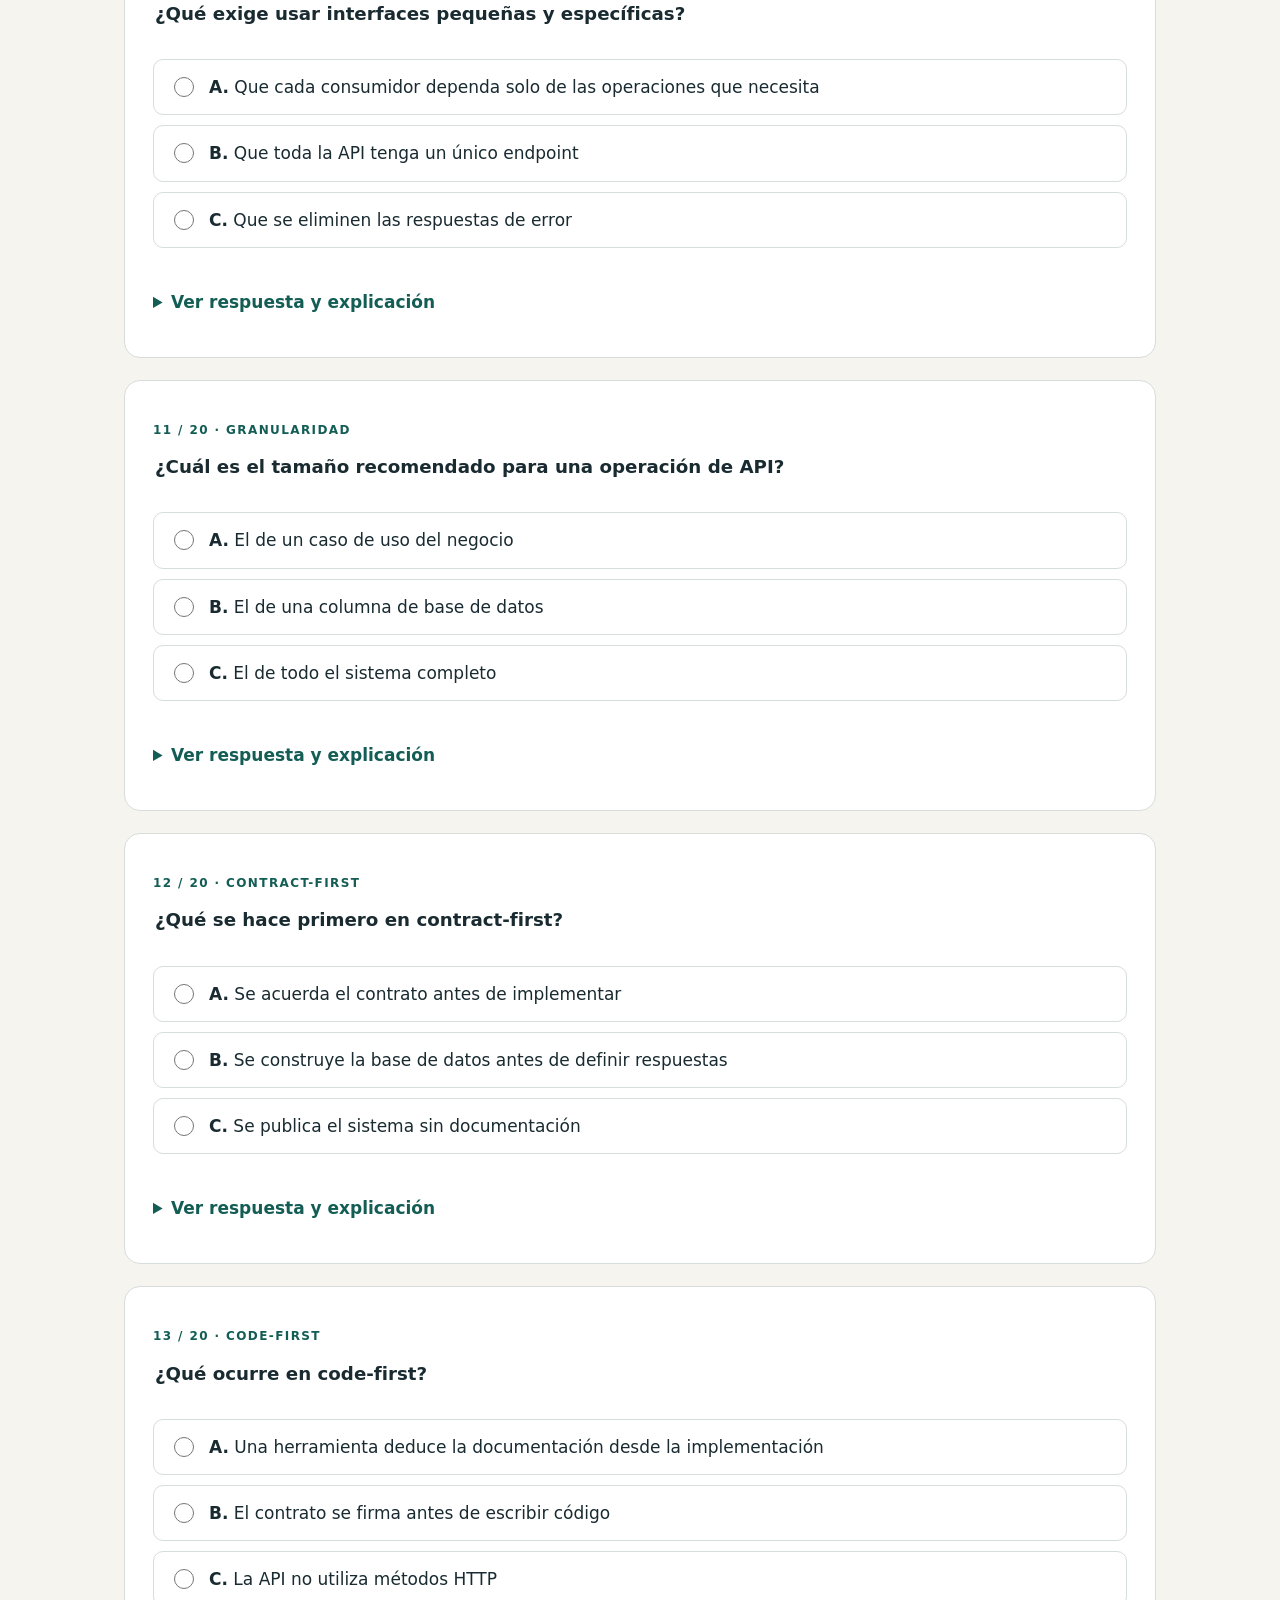
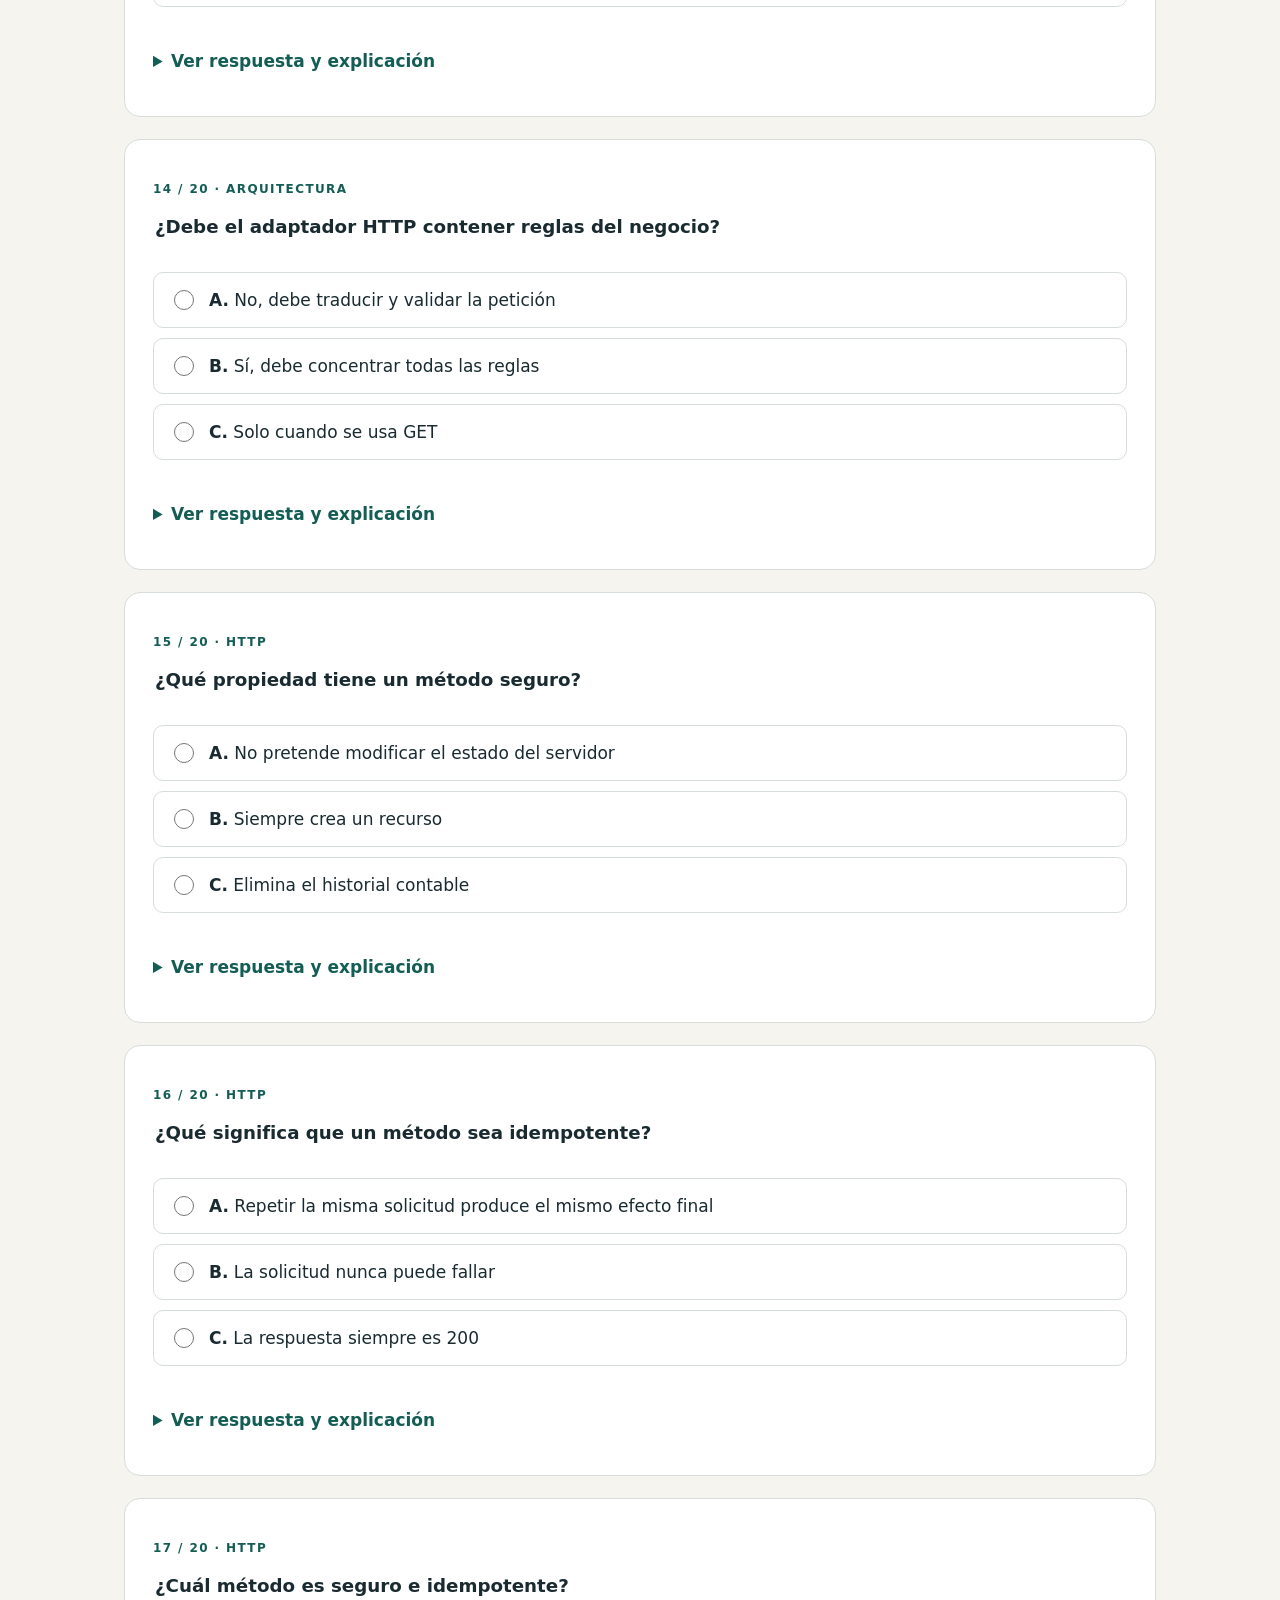
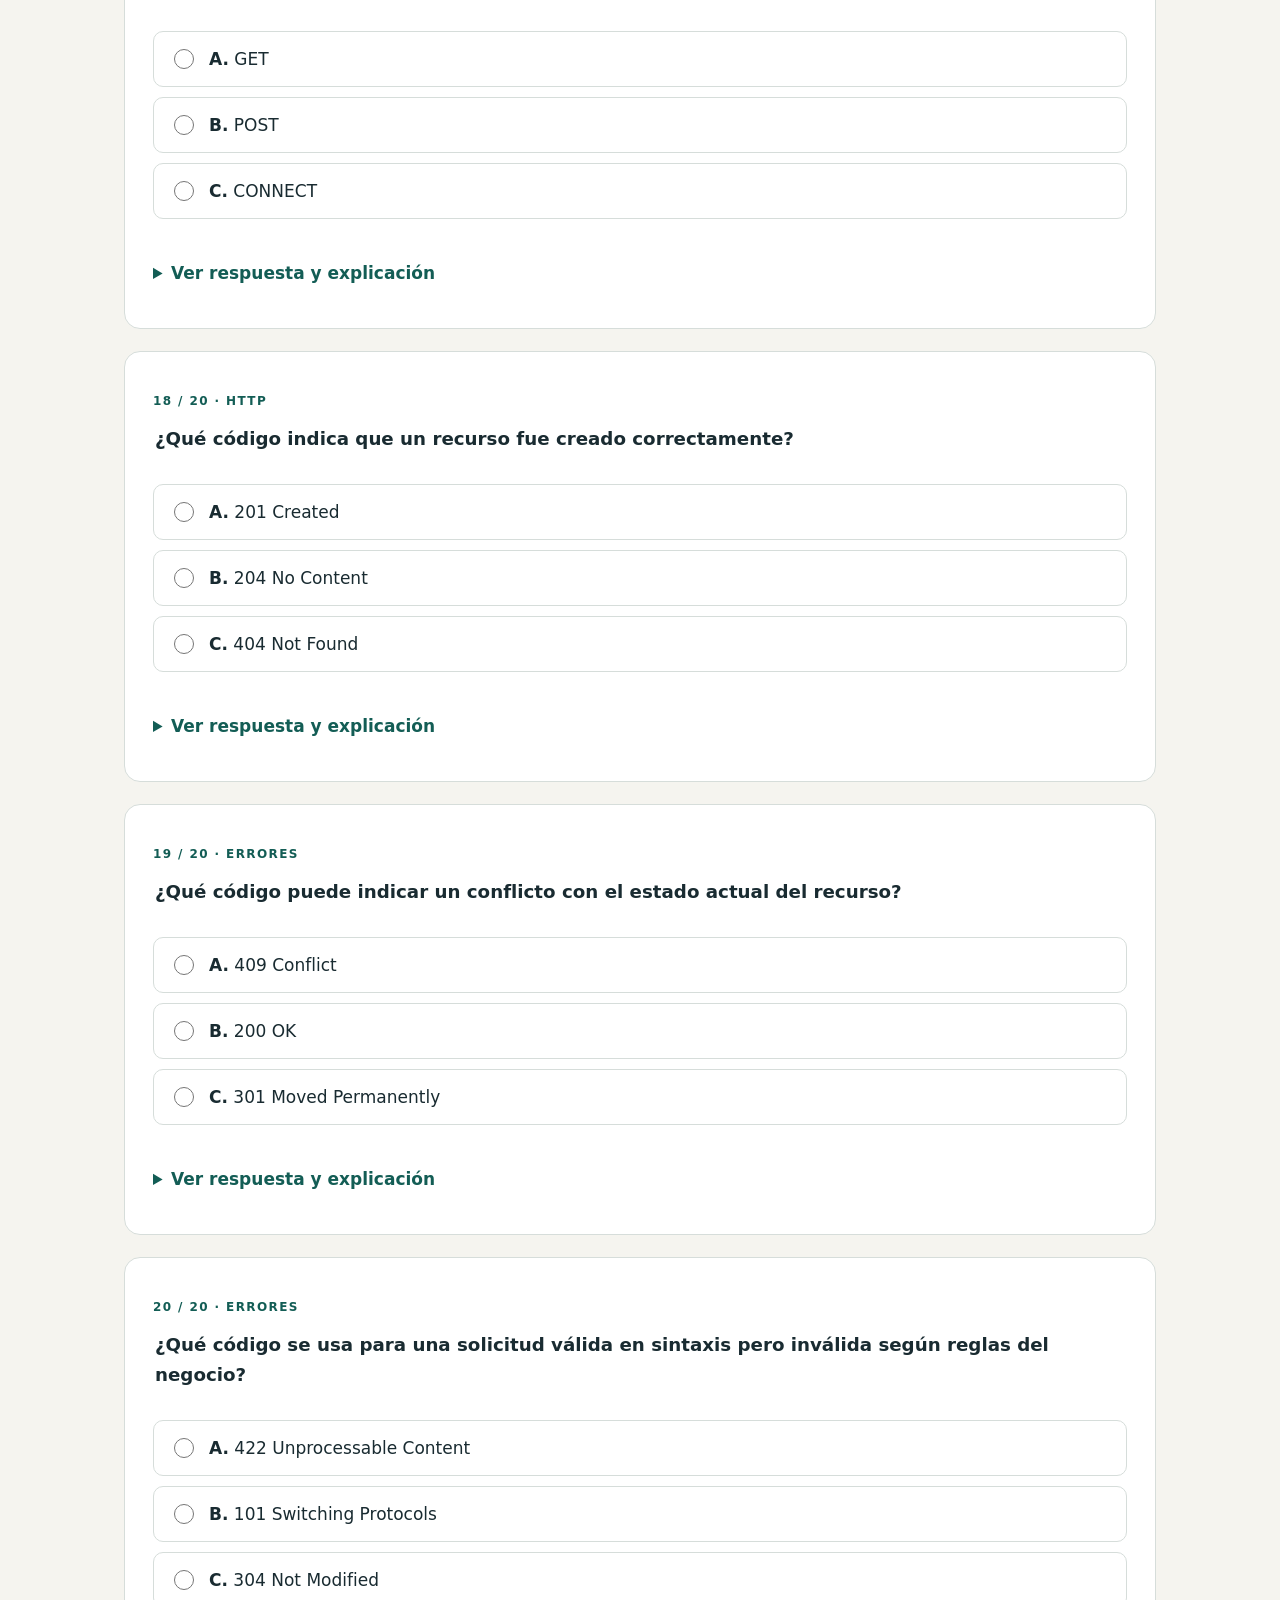
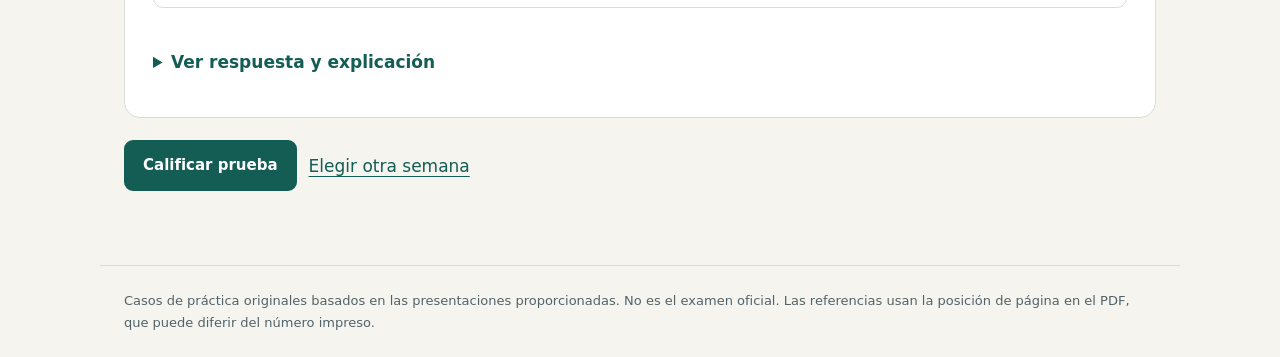
<file: analisis-de-sistema/preguntas-directas-semana-6.html>
<!doctype html>
<html lang="es"><head><meta charset="utf-8"><meta name="viewport" content="width=device-width,initial-scale=1"><title>Preguntas directas: APIs, contratos y OpenAPI · Análisis de Sistemas II</title><meta name="description" content="Preguntas de práctica con casos, datos clave y respuestas explicadas basadas en las presentaciones del curso."><link rel="canonical" href="https://cherreragt.github.io/analisis-de-sistemas/analisis-de-sistema/preguntas-directas-semana-6.html"><meta property="og:type" content="website"><meta property="og:locale" content="es_GT"><meta property="og:site_name" content="Análisis de Sistemas II"><meta property="og:title" content="Preguntas directas: APIs, contratos y OpenAPI | Análisis de Sistemas II"><meta property="og:description" content="Preguntas de práctica con casos, datos clave y respuestas explicadas basadas en las presentaciones del curso."><meta property="og:url" content="https://cherreragt.github.io/analisis-de-sistemas/analisis-de-sistema/preguntas-directas-semana-6.html"><meta name="twitter:card" content="summary"><meta name="twitter:title" content="Preguntas directas: APIs, contratos y OpenAPI | Análisis de Sistemas II"><meta name="twitter:description" content="Preguntas de práctica con casos, datos clave y respuestas explicadas basadas en las presentaciones del curso."><link rel="icon" href="favicon.svg" type="image/svg+xml"><link rel="stylesheet" href="estilos.css"><script src="examen.js" defer></script></head>
<body><a class="saltar" href="#contenido">Saltar al contenido</a><header><div class="marca"><span class="logo" aria-hidden="true">AS</span><div>ANÁLISIS DE SISTEMAS II<small>Cuaderno de práctica · Módulo II</small></div></div><nav aria-label="Exámenes y guías"><a href="index.html" >Inicio</a><a href="semana-5.html" >Semana 5</a><a href="semana-6.html" >Semana 6</a><a href="semana-7.html" >Semana 7</a><a href="semana-8.html" >Semana 8</a><a href="semana-9.html" >Semana 9</a><a href="preguntas-directas.html" aria-current="page">Preguntas directas</a><a href="refactorizacion.html" >Taller de código</a><a href="nielsen-wcag-pour.html" >Guía Nielsen y WCAG</a></nav></header><main id="contenido"><div class="encabezado"><p class="etiqueta">PREGUNTAS DIRECTAS · SEMANA 6</p><h1>APIs, contratos y OpenAPI</h1><p>Responde 20 preguntas conceptuales. Cada una tiene tres opciones y una sola respuesta correcta. La nota se calcula como aciertos ÷ 20 × 15.</p></div><form id="examen"><div class="barra"><p id="avance" role="status">0 de 20 respondidas</p><button type="submit">Calificar prueba</button><button type="button" class="secundario" id="reiniciar">Reiniciar</button></div><section id="nota-final" class="nota" tabindex="-1" hidden aria-label="Resultado de la prueba"></section><article class="pregunta" data-correcta="0"><p class="etiqueta">01 / 20 · Contrato</p><fieldset><legend>¿Cuáles son las tres partes del diseño por contrato?</legend><label class="opcion"><input type="radio" name="p0" value="0"><span><b>A.</b> Precondiciones, poscondiciones e invariantes</span></label><label class="opcion"><input type="radio" name="p0" value="1"><span><b>B.</b> Rutas, colores y pantallas</span></label><label class="opcion"><input type="radio" name="p0" value="2"><span><b>C.</b> Controladores, servicios y repositorios</span></label></fieldset><p class="resultado-item" aria-live="polite"></p><details class="solucion"><summary>Ver respuesta y explicación</summary><div class="explicacion"><p><strong>Respuesta A: Precondiciones, poscondiciones e invariantes</strong></p><p>Las precondiciones indican lo que debe cumplirse antes; las poscondiciones, lo garantizado después; las invariantes, lo que siempre debe mantenerse.</p><p class="fuente">Base: Semana6-Presentacion-APIs-Contratos-OpenAPI.pdf · página 4 del archivo PDF.</p></div></details></article><article class="pregunta" data-correcta="0"><p class="etiqueta">02 / 20 · Idempotencia</p><fieldset><legend>¿Qué evita una Idempotency-Key al registrar un pago?</legend><label class="opcion"><input type="radio" name="p1" value="0"><span><b>A.</b> Que un reintento duplique la misma operación</span></label><label class="opcion"><input type="radio" name="p1" value="1"><span><b>B.</b> Que dos usuarios editen el mismo recurso</span></label><label class="opcion"><input type="radio" name="p1" value="2"><span><b>C.</b> Que una consulta devuelva información</span></label></fieldset><p class="resultado-item" aria-live="polite"></p><details class="solucion"><summary>Ver respuesta y explicación</summary><div class="explicacion"><p><strong>Respuesta A: Que un reintento duplique la misma operación</strong></p><p>La clave identifica una intención. Al repetir el mismo cuerpo con la misma clave, el servidor reproduce el resultado sin cobrar nuevamente.</p><p class="fuente">Base: Semana6-Presentacion-APIs-Contratos-OpenAPI.pdf · página 14 del archivo PDF.</p></div></details></article><article class="pregunta" data-correcta="0"><p class="etiqueta">03 / 20 · Concurrencia</p><fieldset><legend>¿Qué problema resuelven ETag e If-Match?</legend><label class="opcion"><input type="radio" name="p2" value="0"><span><b>A.</b> La actualización perdida por escribir sobre una versión antigua</span></label><label class="opcion"><input type="radio" name="p2" value="1"><span><b>B.</b> La pérdida de conexión del navegador</span></label><label class="opcion"><input type="radio" name="p2" value="2"><span><b>C.</b> La creación de documentación HTML</span></label></fieldset><p class="resultado-item" aria-live="polite"></p><details class="solucion"><summary>Ver respuesta y explicación</summary><div class="explicacion"><p><strong>Respuesta A: La actualización perdida por escribir sobre una versión antigua</strong></p><p>El servidor compara la versión utilizada por el cliente y puede rechazar una escritura basada en datos desactualizados.</p><p class="fuente">Base: Semana6-Presentacion-APIs-Contratos-OpenAPI.pdf · página 15 del archivo PDF.</p></div></details></article><article class="pregunta" data-correcta="0"><p class="etiqueta">04 / 20 · Dinero</p><fieldset><legend>¿Cómo recomienda el material representar un monto en JSON?</legend><label class="opcion"><input type="radio" name="p3" value="0"><span><b>A.</b> Como cadena decimal acompañada de la moneda</span></label><label class="opcion"><input type="radio" name="p3" value="1"><span><b>B.</b> Como número flotante sin moneda</span></label><label class="opcion"><input type="radio" name="p3" value="2"><span><b>C.</b> Como una frase escrita por el usuario</span></label></fieldset><p class="resultado-item" aria-live="polite"></p><details class="solucion"><summary>Ver respuesta y explicación</summary><div class="explicacion"><p><strong>Respuesta A: Como cadena decimal acompañada de la moneda</strong></p><p>La cadena preserva los decimales y la moneda evita mezclar unidades distintas.</p><p class="fuente">Base: Semana6-Presentacion-APIs-Contratos-OpenAPI.pdf · página 19 del archivo PDF.</p></div></details></article><article class="pregunta" data-correcta="0"><p class="etiqueta">05 / 20 · Errores</p><fieldset><legend>¿Qué estándar define el formato Problem Details para errores HTTP?</legend><label class="opcion"><input type="radio" name="p4" value="0"><span><b>A.</b> RFC 9457</span></label><label class="opcion"><input type="radio" name="p4" value="1"><span><b>B.</b> WCAG 2.2</span></label><label class="opcion"><input type="radio" name="p4" value="2"><span><b>C.</b> ISO 4217 únicamente</span></label></fieldset><p class="resultado-item" aria-live="polite"></p><details class="solucion"><summary>Ver respuesta y explicación</summary><div class="explicacion"><p><strong>Respuesta A: RFC 9457</strong></p><p>RFC 9457 define un formato uniforme para comunicar problemas mediante application/problem+json.</p><p class="fuente">Base: Semana6-Presentacion-APIs-Contratos-OpenAPI.pdf · página 17 del archivo PDF.</p></div></details></article><article class="pregunta" data-correcta="0"><p class="etiqueta">06 / 20 · OpenAPI</p><fieldset><legend>¿Qué es OpenAPI?</legend><label class="opcion"><input type="radio" name="p5" value="0"><span><b>A.</b> Una especificación legible por máquinas para describir contratos de APIs HTTP</span></label><label class="opcion"><input type="radio" name="p5" value="1"><span><b>B.</b> Un servidor web obligatorio</span></label><label class="opcion"><input type="radio" name="p5" value="2"><span><b>C.</b> Un lenguaje para diseñar bases de datos</span></label></fieldset><p class="resultado-item" aria-live="polite"></p><details class="solucion"><summary>Ver respuesta y explicación</summary><div class="explicacion"><p><strong>Respuesta A: Una especificación legible por máquinas para describir contratos de APIs HTTP</strong></p><p>OpenAPI describe rutas, parámetros, cuerpos, respuestas y esquemas del contrato; no implementa las reglas del negocio.</p><p class="fuente">Base: Semana6-Presentacion-APIs-Contratos-OpenAPI.pdf · páginas 25, 26 del archivo PDF.</p></div></details></article><article class="pregunta" data-correcta="0"><p class="etiqueta">07 / 20 · Swagger</p><fieldset><legend>¿Quién creó Swagger en 2011?</legend><label class="opcion"><input type="radio" name="p6" value="0"><span><b>A.</b> Tony Tam</span></label><label class="opcion"><input type="radio" name="p6" value="1"><span><b>B.</b> Jakob Nielsen</span></label><label class="opcion"><input type="radio" name="p6" value="2"><span><b>C.</b> Jesse James Garrett</span></label></fieldset><p class="resultado-item" aria-live="polite"></p><details class="solucion"><summary>Ver respuesta y explicación</summary><div class="explicacion"><p><strong>Respuesta A: Tony Tam</strong></p><p>Tony Tam creó Swagger en Wordnik para describir la API de su diccionario en línea.</p><p class="fuente">Base: Semana6-Presentacion-APIs-Contratos-OpenAPI.pdf · página 23 del archivo PDF.</p></div></details></article><article class="pregunta" data-correcta="0"><p class="etiqueta">08 / 20 · Vocabulario</p><fieldset><legend>¿Cuál es la diferencia correcta entre OpenAPI y Swagger UI?</legend><label class="opcion"><input type="radio" name="p7" value="0"><span><b>A.</b> OpenAPI es la especificación y Swagger UI es una herramienta para visualizarla</span></label><label class="opcion"><input type="radio" name="p7" value="1"><span><b>B.</b> OpenAPI es el frontend y Swagger UI la base de datos</span></label><label class="opcion"><input type="radio" name="p7" value="2"><span><b>C.</b> Son dos protocolos de red diferentes</span></label></fieldset><p class="resultado-item" aria-live="polite"></p><details class="solucion"><summary>Ver respuesta y explicación</summary><div class="explicacion"><p><strong>Respuesta A: OpenAPI es la especificación y Swagger UI es una herramienta para visualizarla</strong></p><p>La especificación se denomina OpenAPI; Swagger UI es una herramienta que interpreta y presenta ese contrato.</p><p class="fuente">Base: Semana6-Presentacion-APIs-Contratos-OpenAPI.pdf · páginas 23, 25 del archivo PDF.</p></div></details></article><article class="pregunta" data-correcta="0"><p class="etiqueta">09 / 20 · Principios</p><fieldset><legend>¿Qué exige el principio de mínima sorpresa?</legend><label class="opcion"><input type="radio" name="p8" value="0"><span><b>A.</b> Que la interfaz se comporte como el consumidor espera</span></label><label class="opcion"><input type="radio" name="p8" value="1"><span><b>B.</b> Que todas las rutas sean secretas</span></label><label class="opcion"><input type="radio" name="p8" value="2"><span><b>C.</b> Que cada respuesta tenga un formato distinto</span></label></fieldset><p class="resultado-item" aria-live="polite"></p><details class="solucion"><summary>Ver respuesta y explicación</summary><div class="explicacion"><p><strong>Respuesta A: Que la interfaz se comporte como el consumidor espera</strong></p><p>La mínima sorpresa evita comportamientos inesperados y aprovecha convenciones conocidas.</p><p class="fuente">Base: Semana6-Presentacion-APIs-Contratos-OpenAPI.pdf · página 5 del archivo PDF.</p></div></details></article><article class="pregunta" data-correcta="0"><p class="etiqueta">10 / 20 · Principios</p><fieldset><legend>¿Qué exige usar interfaces pequeñas y específicas?</legend><label class="opcion"><input type="radio" name="p9" value="0"><span><b>A.</b> Que cada consumidor dependa solo de las operaciones que necesita</span></label><label class="opcion"><input type="radio" name="p9" value="1"><span><b>B.</b> Que toda la API tenga un único endpoint</span></label><label class="opcion"><input type="radio" name="p9" value="2"><span><b>C.</b> Que se eliminen las respuestas de error</span></label></fieldset><p class="resultado-item" aria-live="polite"></p><details class="solucion"><summary>Ver respuesta y explicación</summary><div class="explicacion"><p><strong>Respuesta A: Que cada consumidor dependa solo de las operaciones que necesita</strong></p><p>Separar las operaciones por necesidad o rol evita contratos innecesariamente grandes.</p><p class="fuente">Base: Semana6-Presentacion-APIs-Contratos-OpenAPI.pdf · página 5 del archivo PDF.</p></div></details></article><article class="pregunta" data-correcta="0"><p class="etiqueta">11 / 20 · Granularidad</p><fieldset><legend>¿Cuál es el tamaño recomendado para una operación de API?</legend><label class="opcion"><input type="radio" name="p10" value="0"><span><b>A.</b> El de un caso de uso del negocio</span></label><label class="opcion"><input type="radio" name="p10" value="1"><span><b>B.</b> El de una columna de base de datos</span></label><label class="opcion"><input type="radio" name="p10" value="2"><span><b>C.</b> El de todo el sistema completo</span></label></fieldset><p class="resultado-item" aria-live="polite"></p><details class="solucion"><summary>Ver respuesta y explicación</summary><div class="explicacion"><p><strong>Respuesta A: El de un caso de uso del negocio</strong></p><p>El PDF indica que la operación debe completar un caso de uso, no representar una tabla ni un proceso gigantesco.</p><p class="fuente">Base: Semana6-Presentacion-APIs-Contratos-OpenAPI.pdf · página 6 del archivo PDF.</p></div></details></article><article class="pregunta" data-correcta="0"><p class="etiqueta">12 / 20 · Contract-first</p><fieldset><legend>¿Qué se hace primero en contract-first?</legend><label class="opcion"><input type="radio" name="p11" value="0"><span><b>A.</b> Se acuerda el contrato antes de implementar</span></label><label class="opcion"><input type="radio" name="p11" value="1"><span><b>B.</b> Se construye la base de datos antes de definir respuestas</span></label><label class="opcion"><input type="radio" name="p11" value="2"><span><b>C.</b> Se publica el sistema sin documentación</span></label></fieldset><p class="resultado-item" aria-live="polite"></p><details class="solucion"><summary>Ver respuesta y explicación</summary><div class="explicacion"><p><strong>Respuesta A: Se acuerda el contrato antes de implementar</strong></p><p>Contract-first permite que frontend y backend trabajen en paralelo a partir de un acuerdo previo.</p><p class="fuente">Base: Semana6-Presentacion-APIs-Contratos-OpenAPI.pdf · página 7 del archivo PDF.</p></div></details></article><article class="pregunta" data-correcta="0"><p class="etiqueta">13 / 20 · Code-first</p><fieldset><legend>¿Qué ocurre en code-first?</legend><label class="opcion"><input type="radio" name="p12" value="0"><span><b>A.</b> Una herramienta deduce la documentación desde la implementación</span></label><label class="opcion"><input type="radio" name="p12" value="1"><span><b>B.</b> El contrato se firma antes de escribir código</span></label><label class="opcion"><input type="radio" name="p12" value="2"><span><b>C.</b> La API no utiliza métodos HTTP</span></label></fieldset><p class="resultado-item" aria-live="polite"></p><details class="solucion"><summary>Ver respuesta y explicación</summary><div class="explicacion"><p><strong>Respuesta A: Una herramienta deduce la documentación desde la implementación</strong></p><p>En code-first la implementación existe primero y luego se deriva la documentación.</p><p class="fuente">Base: Semana6-Presentacion-APIs-Contratos-OpenAPI.pdf · página 7 del archivo PDF.</p></div></details></article><article class="pregunta" data-correcta="0"><p class="etiqueta">14 / 20 · Arquitectura</p><fieldset><legend>¿Debe el adaptador HTTP contener reglas del negocio?</legend><label class="opcion"><input type="radio" name="p13" value="0"><span><b>A.</b> No, debe traducir y validar la petición</span></label><label class="opcion"><input type="radio" name="p13" value="1"><span><b>B.</b> Sí, debe concentrar todas las reglas</span></label><label class="opcion"><input type="radio" name="p13" value="2"><span><b>C.</b> Solo cuando se usa GET</span></label></fieldset><p class="resultado-item" aria-live="polite"></p><details class="solucion"><summary>Ver respuesta y explicación</summary><div class="explicacion"><p><strong>Respuesta A: No, debe traducir y validar la petición</strong></p><p>El adaptador HTTP valida y traduce; los casos de uso y el dominio contienen las reglas.</p><p class="fuente">Base: Semana6-Presentacion-APIs-Contratos-OpenAPI.pdf · página 8 del archivo PDF.</p></div></details></article><article class="pregunta" data-correcta="0"><p class="etiqueta">15 / 20 · HTTP</p><fieldset><legend>¿Qué propiedad tiene un método seguro?</legend><label class="opcion"><input type="radio" name="p14" value="0"><span><b>A.</b> No pretende modificar el estado del servidor</span></label><label class="opcion"><input type="radio" name="p14" value="1"><span><b>B.</b> Siempre crea un recurso</span></label><label class="opcion"><input type="radio" name="p14" value="2"><span><b>C.</b> Elimina el historial contable</span></label></fieldset><p class="resultado-item" aria-live="polite"></p><details class="solucion"><summary>Ver respuesta y explicación</summary><div class="explicacion"><p><strong>Respuesta A: No pretende modificar el estado del servidor</strong></p><p>Un método seguro se usa para lectura o metadatos y no solicita cambiar el estado del recurso.</p><p class="fuente">Base: Semana6-Presentacion-APIs-Contratos-OpenAPI.pdf · página 11 del archivo PDF.</p></div></details></article><article class="pregunta" data-correcta="0"><p class="etiqueta">16 / 20 · HTTP</p><fieldset><legend>¿Qué significa que un método sea idempotente?</legend><label class="opcion"><input type="radio" name="p15" value="0"><span><b>A.</b> Repetir la misma solicitud produce el mismo efecto final</span></label><label class="opcion"><input type="radio" name="p15" value="1"><span><b>B.</b> La solicitud nunca puede fallar</span></label><label class="opcion"><input type="radio" name="p15" value="2"><span><b>C.</b> La respuesta siempre es 200</span></label></fieldset><p class="resultado-item" aria-live="polite"></p><details class="solucion"><summary>Ver respuesta y explicación</summary><div class="explicacion"><p><strong>Respuesta A: Repetir la misma solicitud produce el mismo efecto final</strong></p><p>La idempotencia se refiere al efecto final de repetir una operación, no al código de respuesta.</p><p class="fuente">Base: Semana6-Presentacion-APIs-Contratos-OpenAPI.pdf · página 11 del archivo PDF.</p></div></details></article><article class="pregunta" data-correcta="0"><p class="etiqueta">17 / 20 · HTTP</p><fieldset><legend>¿Cuál método es seguro e idempotente?</legend><label class="opcion"><input type="radio" name="p16" value="0"><span><b>A.</b> GET</span></label><label class="opcion"><input type="radio" name="p16" value="1"><span><b>B.</b> POST</span></label><label class="opcion"><input type="radio" name="p16" value="2"><span><b>C.</b> CONNECT</span></label></fieldset><p class="resultado-item" aria-live="polite"></p><details class="solucion"><summary>Ver respuesta y explicación</summary><div class="explicacion"><p><strong>Respuesta A: GET</strong></p><p>GET consulta información sin modificarla y puede repetirse con el mismo efecto.</p><p class="fuente">Base: Semana6-Presentacion-APIs-Contratos-OpenAPI.pdf · página 11 del archivo PDF.</p></div></details></article><article class="pregunta" data-correcta="0"><p class="etiqueta">18 / 20 · HTTP</p><fieldset><legend>¿Qué código indica que un recurso fue creado correctamente?</legend><label class="opcion"><input type="radio" name="p17" value="0"><span><b>A.</b> 201 Created</span></label><label class="opcion"><input type="radio" name="p17" value="1"><span><b>B.</b> 204 No Content</span></label><label class="opcion"><input type="radio" name="p17" value="2"><span><b>C.</b> 404 Not Found</span></label></fieldset><p class="resultado-item" aria-live="polite"></p><details class="solucion"><summary>Ver respuesta y explicación</summary><div class="explicacion"><p><strong>Respuesta A: 201 Created</strong></p><p>201 Created comunica la creación exitosa de un nuevo recurso.</p><p class="fuente">Base: Semana6-Presentacion-APIs-Contratos-OpenAPI.pdf · página 12 del archivo PDF.</p></div></details></article><article class="pregunta" data-correcta="0"><p class="etiqueta">19 / 20 · Errores</p><fieldset><legend>¿Qué código puede indicar un conflicto con el estado actual del recurso?</legend><label class="opcion"><input type="radio" name="p18" value="0"><span><b>A.</b> 409 Conflict</span></label><label class="opcion"><input type="radio" name="p18" value="1"><span><b>B.</b> 200 OK</span></label><label class="opcion"><input type="radio" name="p18" value="2"><span><b>C.</b> 301 Moved Permanently</span></label></fieldset><p class="resultado-item" aria-live="polite"></p><details class="solucion"><summary>Ver respuesta y explicación</summary><div class="explicacion"><p><strong>Respuesta A: 409 Conflict</strong></p><p>409 Conflict expresa que la solicitud choca con el estado actual del recurso.</p><p class="fuente">Base: Semana6-Presentacion-APIs-Contratos-OpenAPI.pdf · páginas 12, 18 del archivo PDF.</p></div></details></article><article class="pregunta" data-correcta="0"><p class="etiqueta">20 / 20 · Errores</p><fieldset><legend>¿Qué código se usa para una solicitud válida en sintaxis pero inválida según reglas del negocio?</legend><label class="opcion"><input type="radio" name="p19" value="0"><span><b>A.</b> 422 Unprocessable Content</span></label><label class="opcion"><input type="radio" name="p19" value="1"><span><b>B.</b> 101 Switching Protocols</span></label><label class="opcion"><input type="radio" name="p19" value="2"><span><b>C.</b> 304 Not Modified</span></label></fieldset><p class="resultado-item" aria-live="polite"></p><details class="solucion"><summary>Ver respuesta y explicación</summary><div class="explicacion"><p><strong>Respuesta A: 422 Unprocessable Content</strong></p><p>422 permite comunicar validaciones semánticas o de negocio que impiden procesar la solicitud.</p><p class="fuente">Base: Semana6-Presentacion-APIs-Contratos-OpenAPI.pdf · páginas 12, 18 del archivo PDF.</p></div></details></article><div class="barra"><button type="submit">Calificar prueba</button><a href="preguntas-directas.html">Elegir otra semana</a></div></form></main><footer>Casos de práctica originales basados en las presentaciones proporcionadas. No es el examen oficial. Las referencias usan la posición de página en el PDF, que puede diferir del número impreso.</footer></body></html>
</file>
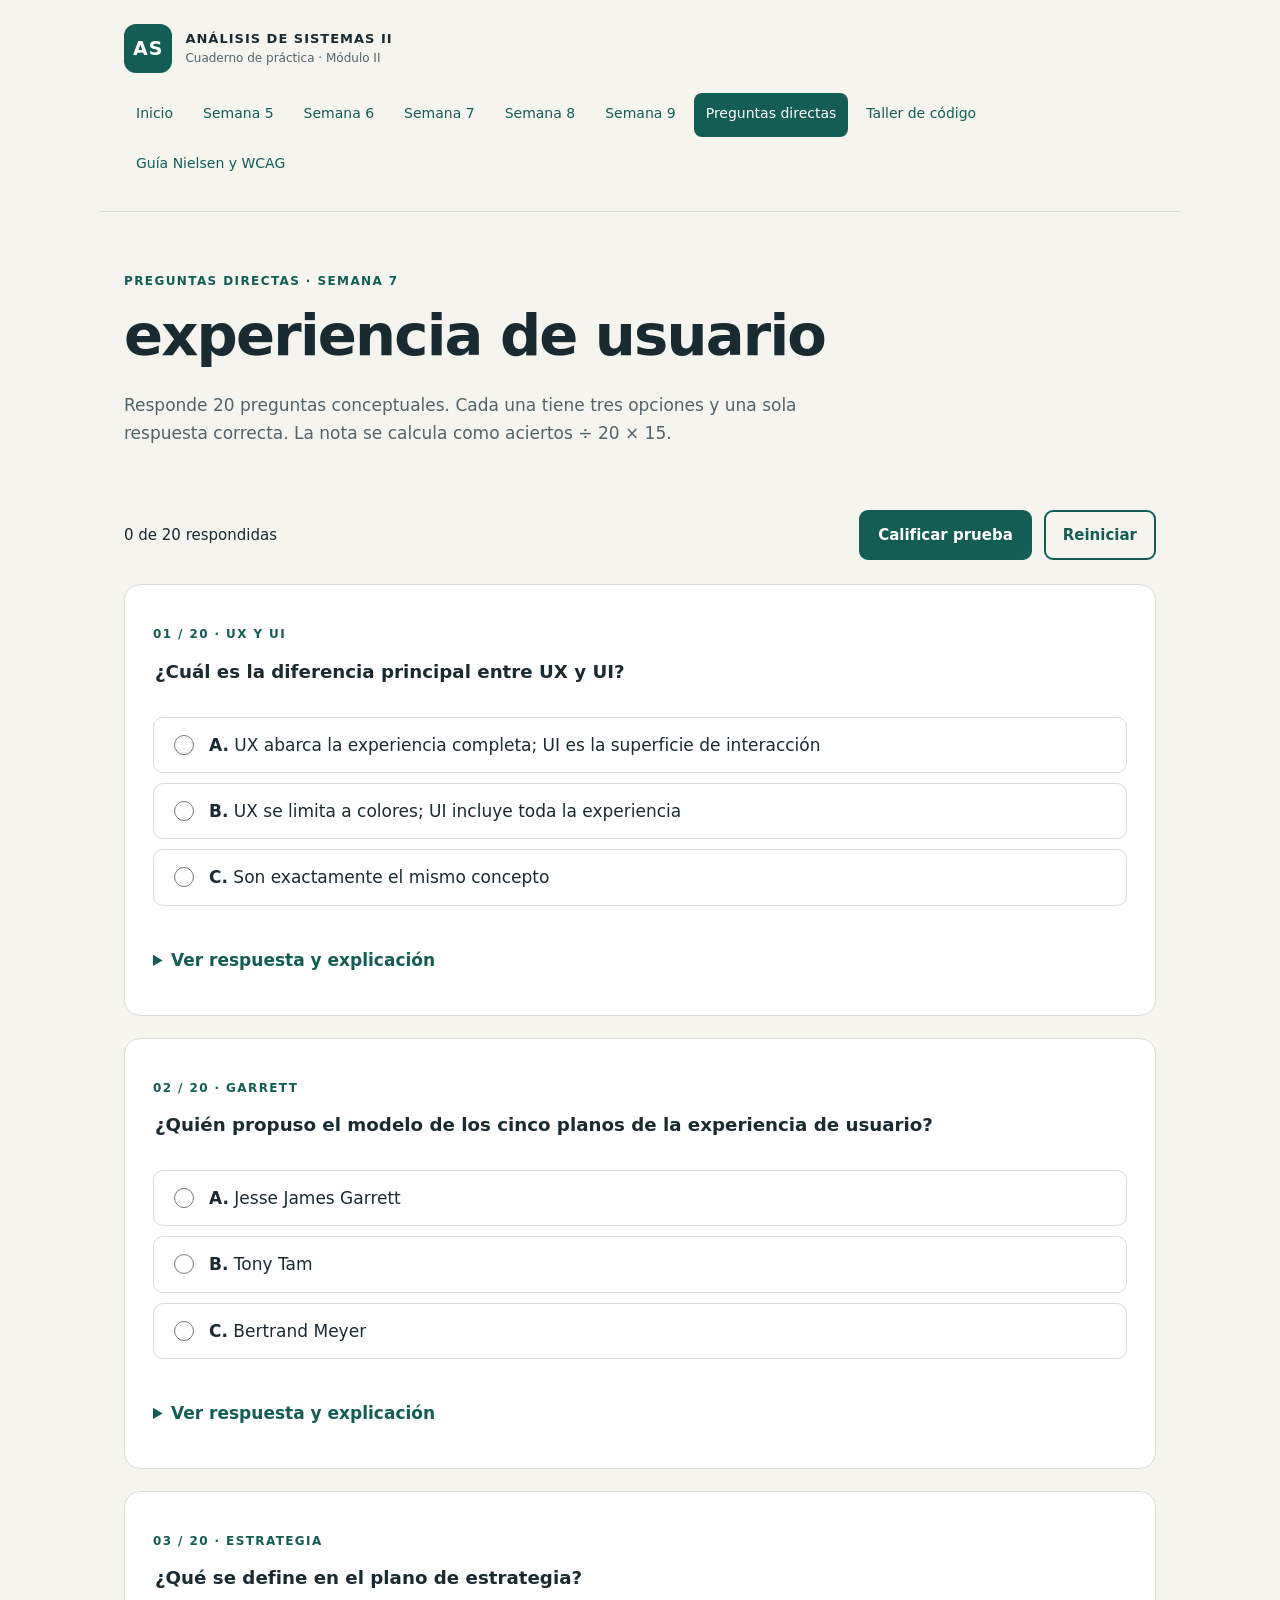
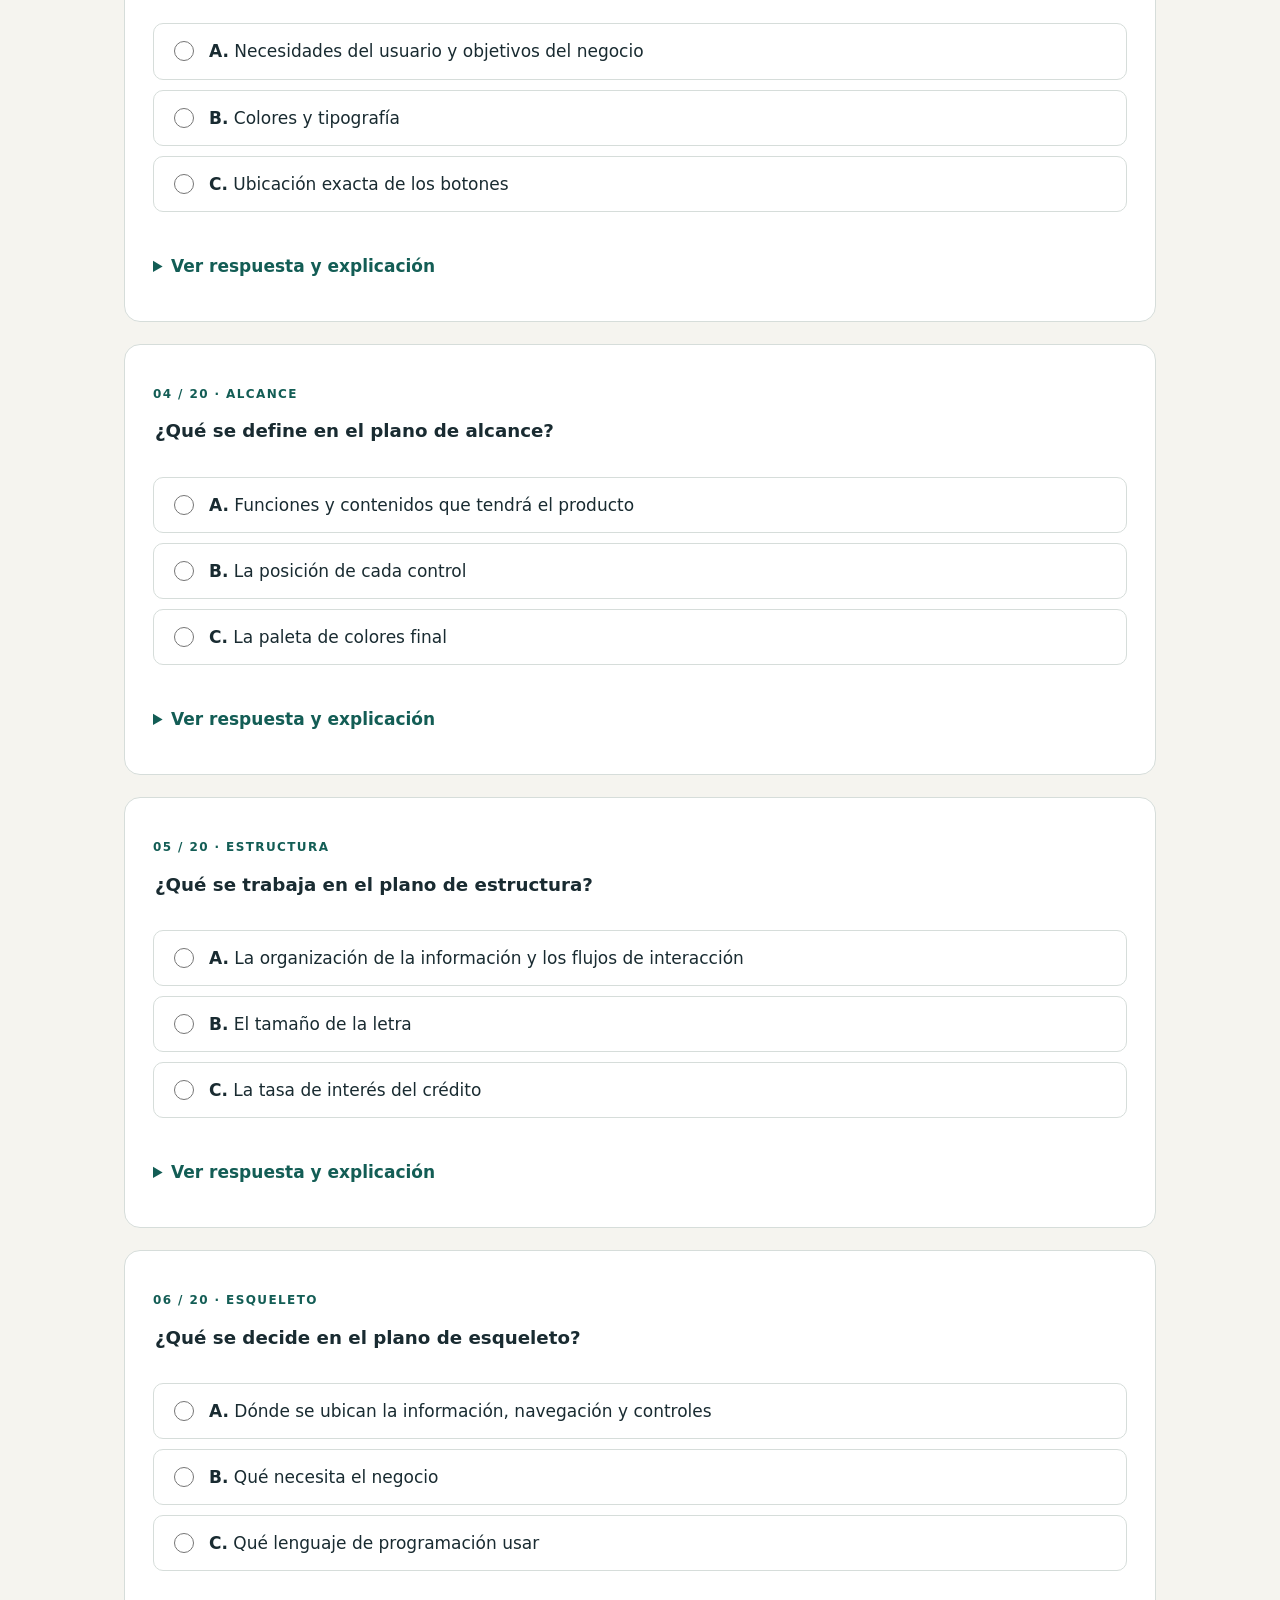
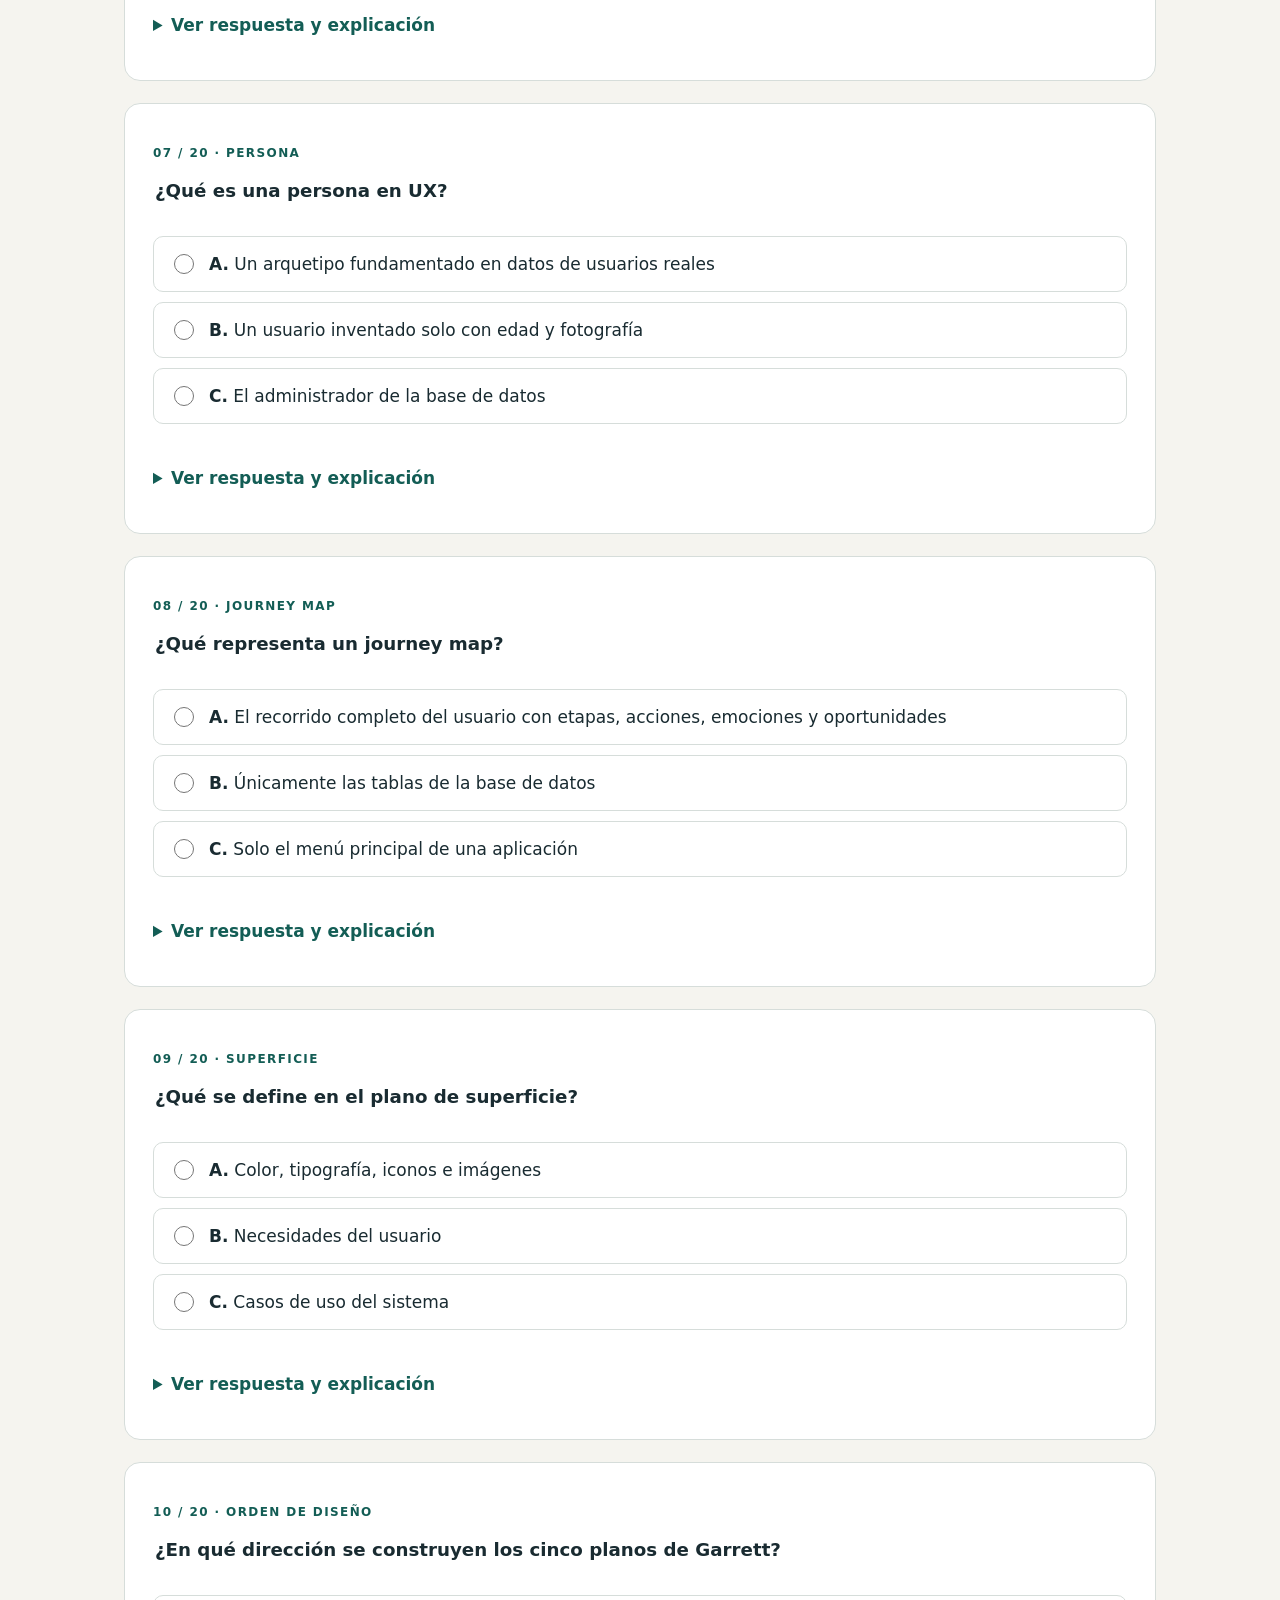
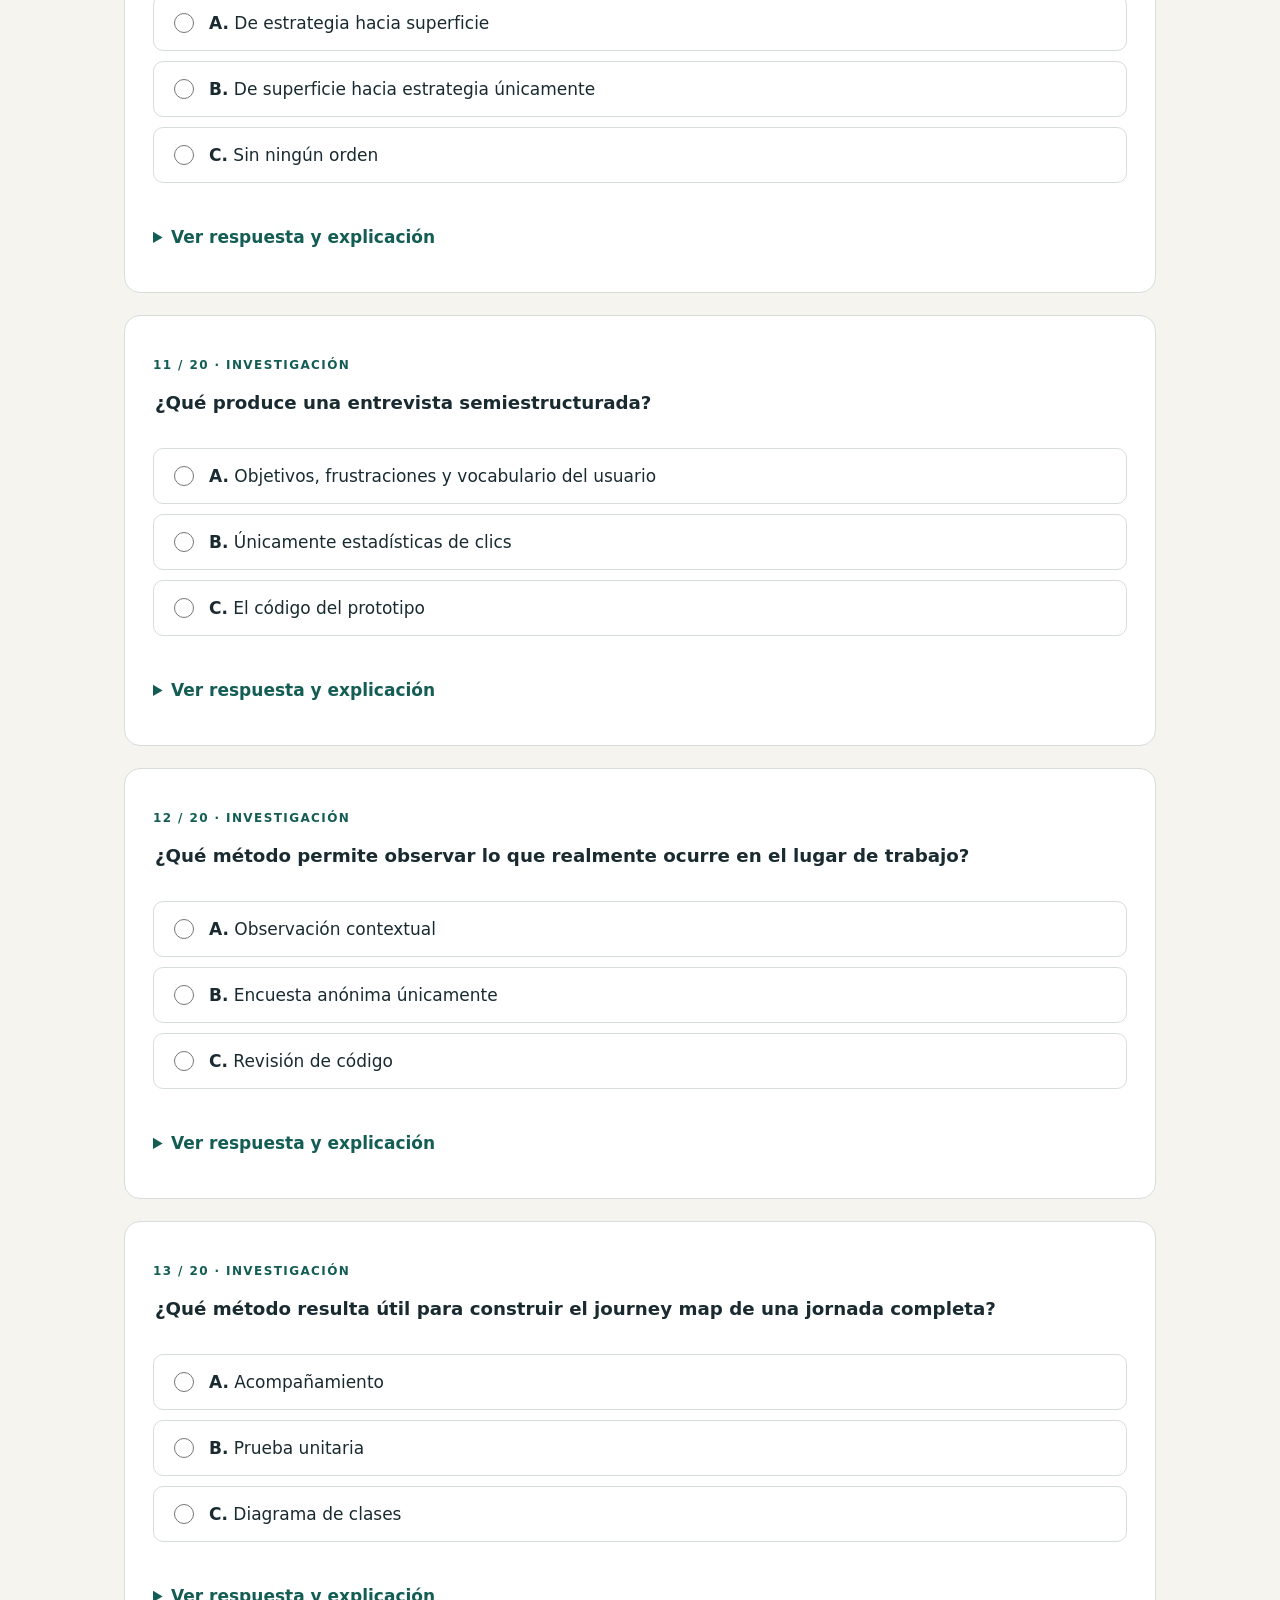
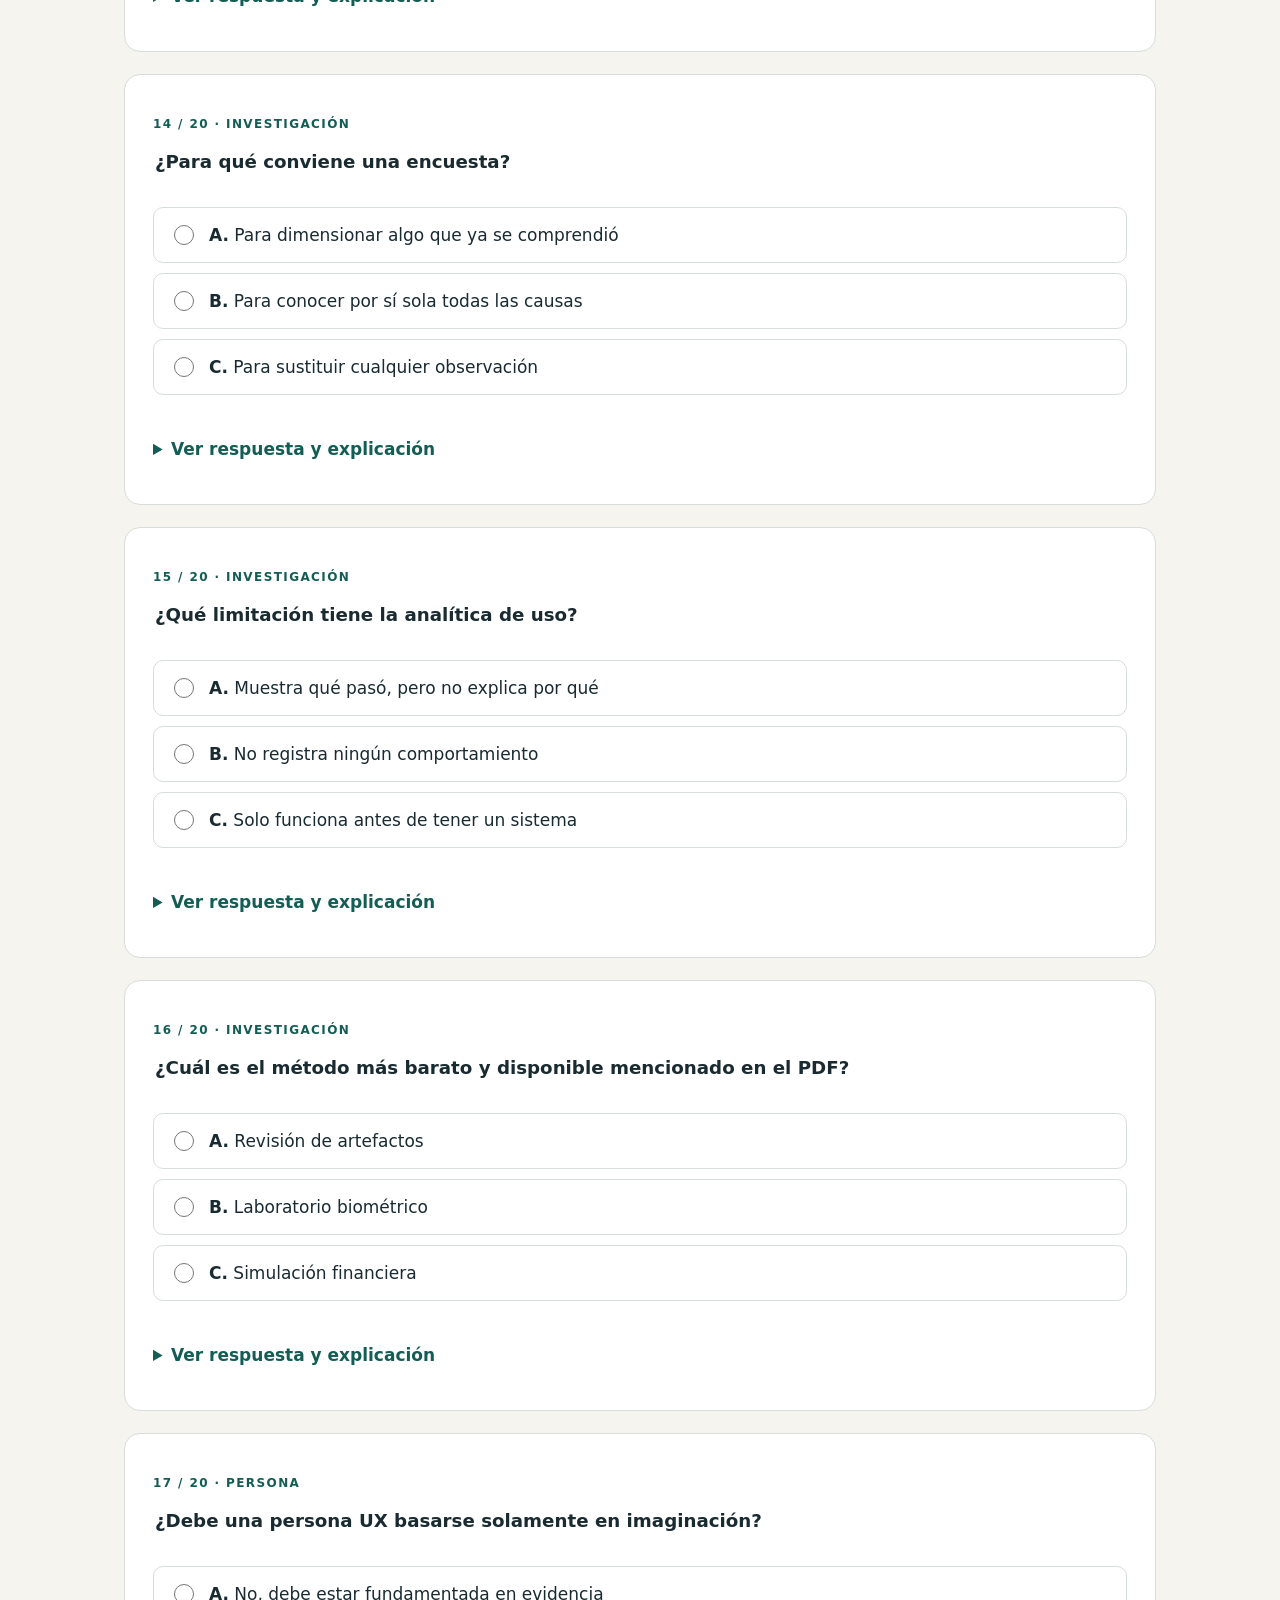
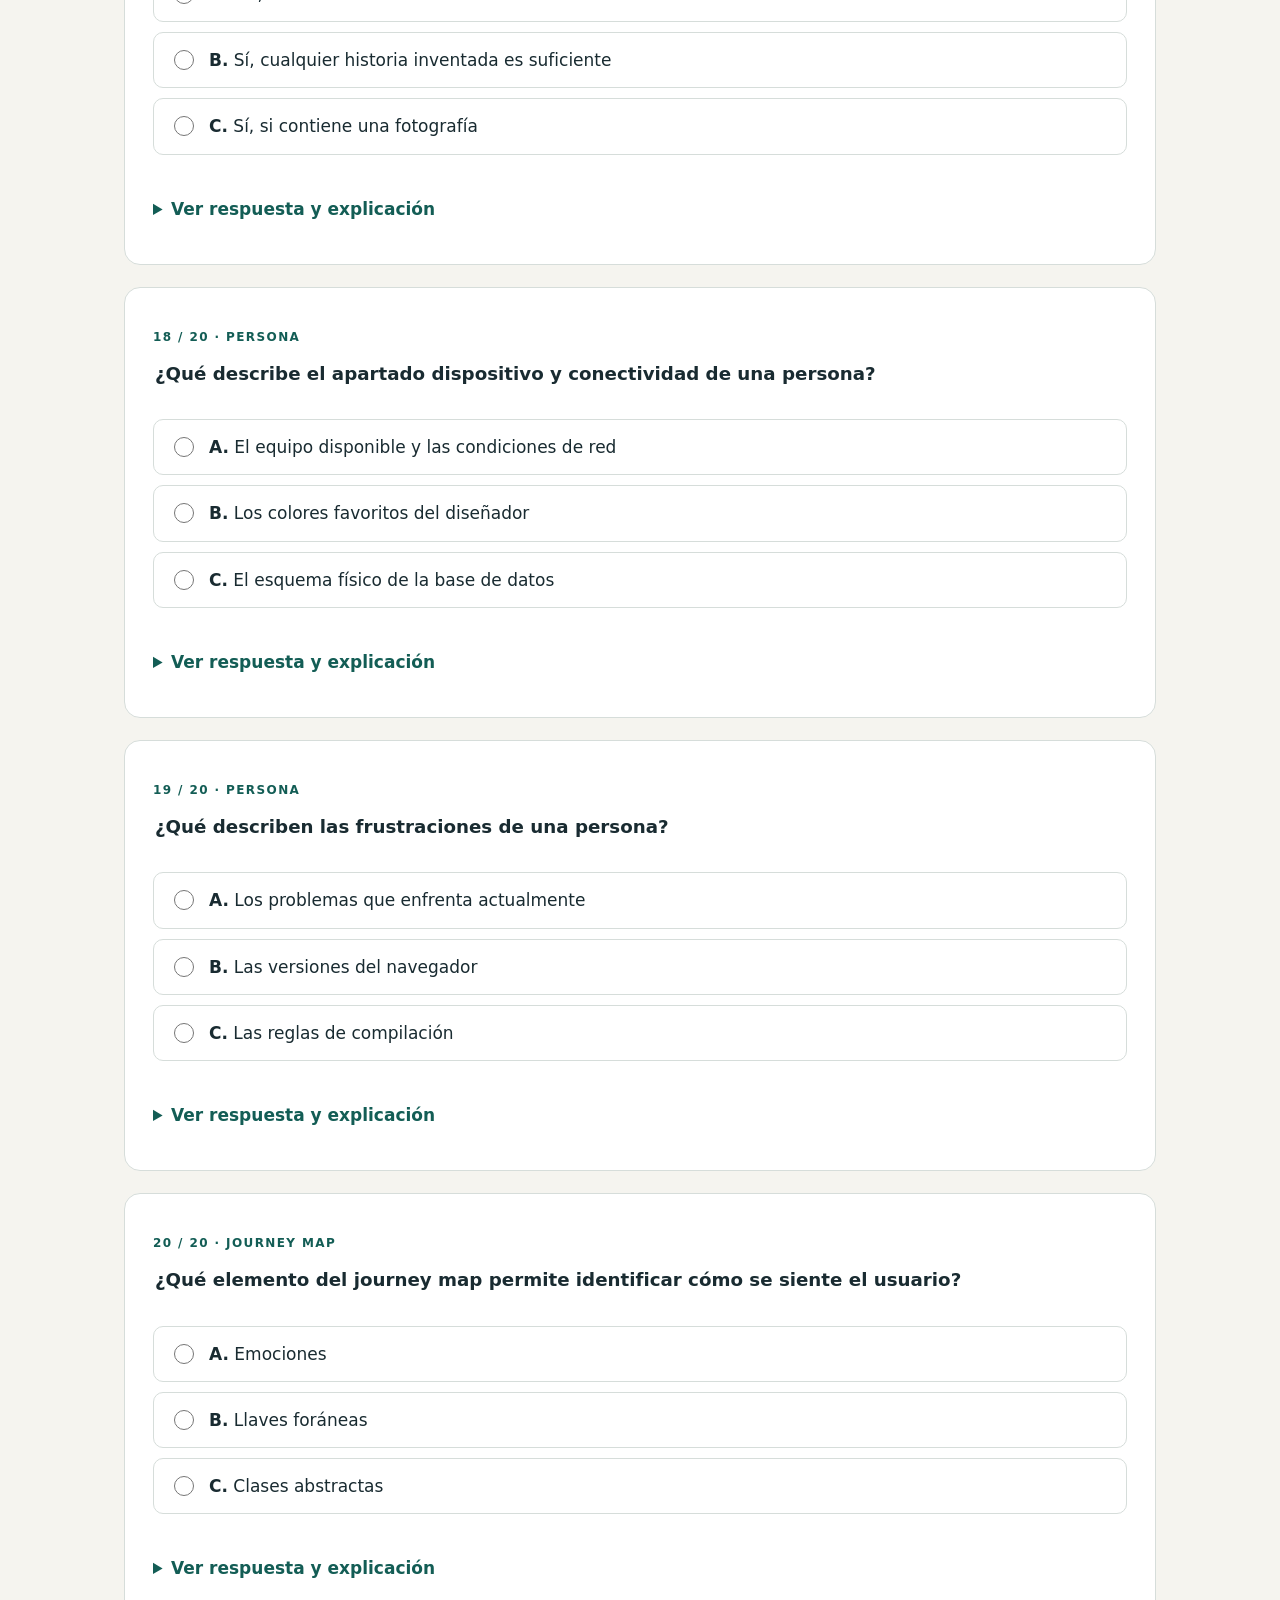
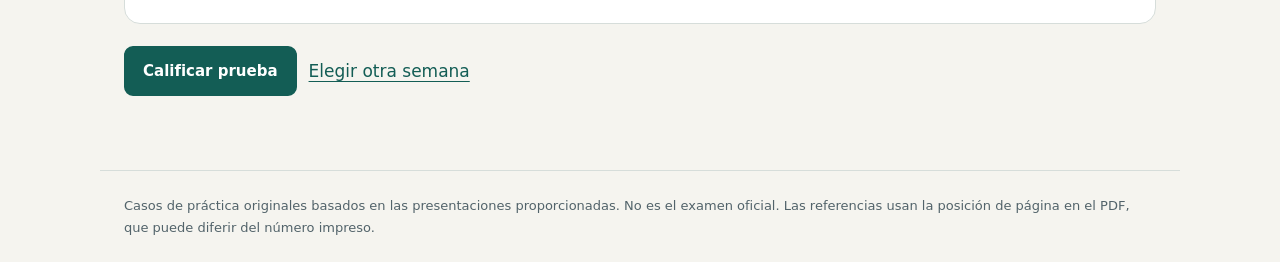
<file: analisis-de-sistema/preguntas-directas-semana-7.html>
<!doctype html>
<html lang="es"><head><meta charset="utf-8"><meta name="viewport" content="width=device-width,initial-scale=1"><title>Preguntas directas: experiencia de usuario · Análisis de Sistemas II</title><meta name="description" content="Preguntas de práctica con casos, datos clave y respuestas explicadas basadas en las presentaciones del curso."><link rel="canonical" href="https://cherreragt.github.io/analisis-de-sistemas/analisis-de-sistema/preguntas-directas-semana-7.html"><meta property="og:type" content="website"><meta property="og:locale" content="es_GT"><meta property="og:site_name" content="Análisis de Sistemas II"><meta property="og:title" content="Preguntas directas: experiencia de usuario | Análisis de Sistemas II"><meta property="og:description" content="Preguntas de práctica con casos, datos clave y respuestas explicadas basadas en las presentaciones del curso."><meta property="og:url" content="https://cherreragt.github.io/analisis-de-sistemas/analisis-de-sistema/preguntas-directas-semana-7.html"><meta name="twitter:card" content="summary"><meta name="twitter:title" content="Preguntas directas: experiencia de usuario | Análisis de Sistemas II"><meta name="twitter:description" content="Preguntas de práctica con casos, datos clave y respuestas explicadas basadas en las presentaciones del curso."><link rel="icon" href="favicon.svg" type="image/svg+xml"><link rel="stylesheet" href="estilos.css"><script src="examen.js" defer></script></head>
<body><a class="saltar" href="#contenido">Saltar al contenido</a><header><div class="marca"><span class="logo" aria-hidden="true">AS</span><div>ANÁLISIS DE SISTEMAS II<small>Cuaderno de práctica · Módulo II</small></div></div><nav aria-label="Exámenes y guías"><a href="index.html" >Inicio</a><a href="semana-5.html" >Semana 5</a><a href="semana-6.html" >Semana 6</a><a href="semana-7.html" >Semana 7</a><a href="semana-8.html" >Semana 8</a><a href="semana-9.html" >Semana 9</a><a href="preguntas-directas.html" aria-current="page">Preguntas directas</a><a href="refactorizacion.html" >Taller de código</a><a href="nielsen-wcag-pour.html" >Guía Nielsen y WCAG</a></nav></header><main id="contenido"><div class="encabezado"><p class="etiqueta">PREGUNTAS DIRECTAS · SEMANA 7</p><h1>experiencia de usuario</h1><p>Responde 20 preguntas conceptuales. Cada una tiene tres opciones y una sola respuesta correcta. La nota se calcula como aciertos ÷ 20 × 15.</p></div><form id="examen"><div class="barra"><p id="avance" role="status">0 de 20 respondidas</p><button type="submit">Calificar prueba</button><button type="button" class="secundario" id="reiniciar">Reiniciar</button></div><section id="nota-final" class="nota" tabindex="-1" hidden aria-label="Resultado de la prueba"></section><article class="pregunta" data-correcta="0"><p class="etiqueta">01 / 20 · UX y UI</p><fieldset><legend>¿Cuál es la diferencia principal entre UX y UI?</legend><label class="opcion"><input type="radio" name="p0" value="0"><span><b>A.</b> UX abarca la experiencia completa; UI es la superficie de interacción</span></label><label class="opcion"><input type="radio" name="p0" value="1"><span><b>B.</b> UX se limita a colores; UI incluye toda la experiencia</span></label><label class="opcion"><input type="radio" name="p0" value="2"><span><b>C.</b> Son exactamente el mismo concepto</span></label></fieldset><p class="resultado-item" aria-live="polite"></p><details class="solucion"><summary>Ver respuesta y explicación</summary><div class="explicacion"><p><strong>Respuesta A: UX abarca la experiencia completa; UI es la superficie de interacción</strong></p><p>UX incluye lo que la persona percibe, hace y siente para alcanzar un objetivo. UI comprende controles, disposición y apariencia.</p><p class="fuente">Base: Semana7-Presentacion-Analisis-Sistemas-II-037.pdf · página 6 del archivo PDF.</p></div></details></article><article class="pregunta" data-correcta="0"><p class="etiqueta">02 / 20 · Garrett</p><fieldset><legend>¿Quién propuso el modelo de los cinco planos de la experiencia de usuario?</legend><label class="opcion"><input type="radio" name="p1" value="0"><span><b>A.</b> Jesse James Garrett</span></label><label class="opcion"><input type="radio" name="p1" value="1"><span><b>B.</b> Tony Tam</span></label><label class="opcion"><input type="radio" name="p1" value="2"><span><b>C.</b> Bertrand Meyer</span></label></fieldset><p class="resultado-item" aria-live="polite"></p><details class="solucion"><summary>Ver respuesta y explicación</summary><div class="explicacion"><p><strong>Respuesta A: Jesse James Garrett</strong></p><p>Jesse James Garrett desarrolló el modelo que organiza estrategia, alcance, estructura, esqueleto y superficie.</p><p class="fuente">Base: Semana7-Presentacion-Analisis-Sistemas-II-037.pdf · página 7 del archivo PDF.</p></div></details></article><article class="pregunta" data-correcta="0"><p class="etiqueta">03 / 20 · Estrategia</p><fieldset><legend>¿Qué se define en el plano de estrategia?</legend><label class="opcion"><input type="radio" name="p2" value="0"><span><b>A.</b> Necesidades del usuario y objetivos del negocio</span></label><label class="opcion"><input type="radio" name="p2" value="1"><span><b>B.</b> Colores y tipografía</span></label><label class="opcion"><input type="radio" name="p2" value="2"><span><b>C.</b> Ubicación exacta de los botones</span></label></fieldset><p class="resultado-item" aria-live="polite"></p><details class="solucion"><summary>Ver respuesta y explicación</summary><div class="explicacion"><p><strong>Respuesta A: Necesidades del usuario y objetivos del negocio</strong></p><p>La estrategia establece para quién se diseña, qué necesita esa persona y qué busca el negocio.</p><p class="fuente">Base: Semana7-Presentacion-Analisis-Sistemas-II-037.pdf · página 7 del archivo PDF.</p></div></details></article><article class="pregunta" data-correcta="0"><p class="etiqueta">04 / 20 · Alcance</p><fieldset><legend>¿Qué se define en el plano de alcance?</legend><label class="opcion"><input type="radio" name="p3" value="0"><span><b>A.</b> Funciones y contenidos que tendrá el producto</span></label><label class="opcion"><input type="radio" name="p3" value="1"><span><b>B.</b> La posición de cada control</span></label><label class="opcion"><input type="radio" name="p3" value="2"><span><b>C.</b> La paleta de colores final</span></label></fieldset><p class="resultado-item" aria-live="polite"></p><details class="solucion"><summary>Ver respuesta y explicación</summary><div class="explicacion"><p><strong>Respuesta A: Funciones y contenidos que tendrá el producto</strong></p><p>El alcance transforma las necesidades en funciones y contenidos concretos.</p><p class="fuente">Base: Semana7-Presentacion-Analisis-Sistemas-II-037.pdf · página 7 del archivo PDF.</p></div></details></article><article class="pregunta" data-correcta="0"><p class="etiqueta">05 / 20 · Estructura</p><fieldset><legend>¿Qué se trabaja en el plano de estructura?</legend><label class="opcion"><input type="radio" name="p4" value="0"><span><b>A.</b> La organización de la información y los flujos de interacción</span></label><label class="opcion"><input type="radio" name="p4" value="1"><span><b>B.</b> El tamaño de la letra</span></label><label class="opcion"><input type="radio" name="p4" value="2"><span><b>C.</b> La tasa de interés del crédito</span></label></fieldset><p class="resultado-item" aria-live="polite"></p><details class="solucion"><summary>Ver respuesta y explicación</summary><div class="explicacion"><p><strong>Respuesta A: La organización de la información y los flujos de interacción</strong></p><p>La estructura define cómo se organiza el contenido y cómo avanza la persona entre acciones.</p><p class="fuente">Base: Semana7-Presentacion-Analisis-Sistemas-II-037.pdf · página 7 del archivo PDF.</p></div></details></article><article class="pregunta" data-correcta="0"><p class="etiqueta">06 / 20 · Esqueleto</p><fieldset><legend>¿Qué se decide en el plano de esqueleto?</legend><label class="opcion"><input type="radio" name="p5" value="0"><span><b>A.</b> Dónde se ubican la información, navegación y controles</span></label><label class="opcion"><input type="radio" name="p5" value="1"><span><b>B.</b> Qué necesita el negocio</span></label><label class="opcion"><input type="radio" name="p5" value="2"><span><b>C.</b> Qué lenguaje de programación usar</span></label></fieldset><p class="resultado-item" aria-live="polite"></p><details class="solucion"><summary>Ver respuesta y explicación</summary><div class="explicacion"><p><strong>Respuesta A: Dónde se ubican la información, navegación y controles</strong></p><p>El esqueleto concreta la disposición de los elementos mediante wireframes y decisiones de jerarquía.</p><p class="fuente">Base: Semana7-Presentacion-Analisis-Sistemas-II-037.pdf · página 7 del archivo PDF.</p></div></details></article><article class="pregunta" data-correcta="0"><p class="etiqueta">07 / 20 · Persona</p><fieldset><legend>¿Qué es una persona en UX?</legend><label class="opcion"><input type="radio" name="p6" value="0"><span><b>A.</b> Un arquetipo fundamentado en datos de usuarios reales</span></label><label class="opcion"><input type="radio" name="p6" value="1"><span><b>B.</b> Un usuario inventado solo con edad y fotografía</span></label><label class="opcion"><input type="radio" name="p6" value="2"><span><b>C.</b> El administrador de la base de datos</span></label></fieldset><p class="resultado-item" aria-live="polite"></p><details class="solucion"><summary>Ver respuesta y explicación</summary><div class="explicacion"><p><strong>Respuesta A: Un arquetipo fundamentado en datos de usuarios reales</strong></p><p>Una persona resume patrones de objetivos, contexto y frustraciones obtenidos mediante investigación.</p><p class="fuente">Base: Semana7-Presentacion-Analisis-Sistemas-II-037.pdf · páginas 13, 14 del archivo PDF.</p></div></details></article><article class="pregunta" data-correcta="0"><p class="etiqueta">08 / 20 · Journey map</p><fieldset><legend>¿Qué representa un journey map?</legend><label class="opcion"><input type="radio" name="p7" value="0"><span><b>A.</b> El recorrido completo del usuario con etapas, acciones, emociones y oportunidades</span></label><label class="opcion"><input type="radio" name="p7" value="1"><span><b>B.</b> Únicamente las tablas de la base de datos</span></label><label class="opcion"><input type="radio" name="p7" value="2"><span><b>C.</b> Solo el menú principal de una aplicación</span></label></fieldset><p class="resultado-item" aria-live="polite"></p><details class="solucion"><summary>Ver respuesta y explicación</summary><div class="explicacion"><p><strong>Respuesta A: El recorrido completo del usuario con etapas, acciones, emociones y oportunidades</strong></p><p>El journey map muestra el recorrido completo y ayuda a localizar dolores y oportunidades de mejora.</p><p class="fuente">Base: Semana7-Presentacion-Analisis-Sistemas-II-037.pdf · página 17 del archivo PDF.</p></div></details></article><article class="pregunta" data-correcta="0"><p class="etiqueta">09 / 20 · Superficie</p><fieldset><legend>¿Qué se define en el plano de superficie?</legend><label class="opcion"><input type="radio" name="p8" value="0"><span><b>A.</b> Color, tipografía, iconos e imágenes</span></label><label class="opcion"><input type="radio" name="p8" value="1"><span><b>B.</b> Necesidades del usuario</span></label><label class="opcion"><input type="radio" name="p8" value="2"><span><b>C.</b> Casos de uso del sistema</span></label></fieldset><p class="resultado-item" aria-live="polite"></p><details class="solucion"><summary>Ver respuesta y explicación</summary><div class="explicacion"><p><strong>Respuesta A: Color, tipografía, iconos e imágenes</strong></p><p>La superficie es el plano visible y sensorial del producto.</p><p class="fuente">Base: Semana7-Presentacion-Analisis-Sistemas-II-037.pdf · página 7 del archivo PDF.</p></div></details></article><article class="pregunta" data-correcta="0"><p class="etiqueta">10 / 20 · Orden de diseño</p><fieldset><legend>¿En qué dirección se construyen los cinco planos de Garrett?</legend><label class="opcion"><input type="radio" name="p9" value="0"><span><b>A.</b> De estrategia hacia superficie</span></label><label class="opcion"><input type="radio" name="p9" value="1"><span><b>B.</b> De superficie hacia estrategia únicamente</span></label><label class="opcion"><input type="radio" name="p9" value="2"><span><b>C.</b> Sin ningún orden</span></label></fieldset><p class="resultado-item" aria-live="polite"></p><details class="solucion"><summary>Ver respuesta y explicación</summary><div class="explicacion"><p><strong>Respuesta A: De estrategia hacia superficie</strong></p><p>Las decisiones comienzan en las necesidades y objetivos y avanzan hacia la apariencia final.</p><p class="fuente">Base: Semana7-Presentacion-Analisis-Sistemas-II-037.pdf · página 7 del archivo PDF.</p></div></details></article><article class="pregunta" data-correcta="0"><p class="etiqueta">11 / 20 · Investigación</p><fieldset><legend>¿Qué produce una entrevista semiestructurada?</legend><label class="opcion"><input type="radio" name="p10" value="0"><span><b>A.</b> Objetivos, frustraciones y vocabulario del usuario</span></label><label class="opcion"><input type="radio" name="p10" value="1"><span><b>B.</b> Únicamente estadísticas de clics</span></label><label class="opcion"><input type="radio" name="p10" value="2"><span><b>C.</b> El código del prototipo</span></label></fieldset><p class="resultado-item" aria-live="polite"></p><details class="solucion"><summary>Ver respuesta y explicación</summary><div class="explicacion"><p><strong>Respuesta A: Objetivos, frustraciones y vocabulario del usuario</strong></p><p>La entrevista ayuda a comprender el porqué desde las palabras de la persona.</p><p class="fuente">Base: Semana7-Presentacion-Analisis-Sistemas-II-037.pdf · página 11 del archivo PDF.</p></div></details></article><article class="pregunta" data-correcta="0"><p class="etiqueta">12 / 20 · Investigación</p><fieldset><legend>¿Qué método permite observar lo que realmente ocurre en el lugar de trabajo?</legend><label class="opcion"><input type="radio" name="p11" value="0"><span><b>A.</b> Observación contextual</span></label><label class="opcion"><input type="radio" name="p11" value="1"><span><b>B.</b> Encuesta anónima únicamente</span></label><label class="opcion"><input type="radio" name="p11" value="2"><span><b>C.</b> Revisión de código</span></label></fieldset><p class="resultado-item" aria-live="polite"></p><details class="solucion"><summary>Ver respuesta y explicación</summary><div class="explicacion"><p><strong>Respuesta A: Observación contextual</strong></p><p>La observación contextual revela la conducta real y las condiciones físicas de uso.</p><p class="fuente">Base: Semana7-Presentacion-Analisis-Sistemas-II-037.pdf · página 11 del archivo PDF.</p></div></details></article><article class="pregunta" data-correcta="0"><p class="etiqueta">13 / 20 · Investigación</p><fieldset><legend>¿Qué método resulta útil para construir el journey map de una jornada completa?</legend><label class="opcion"><input type="radio" name="p12" value="0"><span><b>A.</b> Acompañamiento</span></label><label class="opcion"><input type="radio" name="p12" value="1"><span><b>B.</b> Prueba unitaria</span></label><label class="opcion"><input type="radio" name="p12" value="2"><span><b>C.</b> Diagrama de clases</span></label></fieldset><p class="resultado-item" aria-live="polite"></p><details class="solucion"><summary>Ver respuesta y explicación</summary><div class="explicacion"><p><strong>Respuesta A: Acompañamiento</strong></p><p>Acompañar a la persona permite registrar la secuencia real de una jornada.</p><p class="fuente">Base: Semana7-Presentacion-Analisis-Sistemas-II-037.pdf · página 11 del archivo PDF.</p></div></details></article><article class="pregunta" data-correcta="0"><p class="etiqueta">14 / 20 · Investigación</p><fieldset><legend>¿Para qué conviene una encuesta?</legend><label class="opcion"><input type="radio" name="p13" value="0"><span><b>A.</b> Para dimensionar algo que ya se comprendió</span></label><label class="opcion"><input type="radio" name="p13" value="1"><span><b>B.</b> Para conocer por sí sola todas las causas</span></label><label class="opcion"><input type="radio" name="p13" value="2"><span><b>C.</b> Para sustituir cualquier observación</span></label></fieldset><p class="resultado-item" aria-live="polite"></p><details class="solucion"><summary>Ver respuesta y explicación</summary><div class="explicacion"><p><strong>Respuesta A: Para dimensionar algo que ya se comprendió</strong></p><p>La encuesta aporta volumen y frecuencia después de comprender el problema cualitativamente.</p><p class="fuente">Base: Semana7-Presentacion-Analisis-Sistemas-II-037.pdf · página 11 del archivo PDF.</p></div></details></article><article class="pregunta" data-correcta="0"><p class="etiqueta">15 / 20 · Investigación</p><fieldset><legend>¿Qué limitación tiene la analítica de uso?</legend><label class="opcion"><input type="radio" name="p14" value="0"><span><b>A.</b> Muestra qué pasó, pero no explica por qué</span></label><label class="opcion"><input type="radio" name="p14" value="1"><span><b>B.</b> No registra ningún comportamiento</span></label><label class="opcion"><input type="radio" name="p14" value="2"><span><b>C.</b> Solo funciona antes de tener un sistema</span></label></fieldset><p class="resultado-item" aria-live="polite"></p><details class="solucion"><summary>Ver respuesta y explicación</summary><div class="explicacion"><p><strong>Respuesta A: Muestra qué pasó, pero no explica por qué</strong></p><p>La analítica mide comportamiento real, pero necesita investigación cualitativa para explicar sus causas.</p><p class="fuente">Base: Semana7-Presentacion-Analisis-Sistemas-II-037.pdf · página 11 del archivo PDF.</p></div></details></article><article class="pregunta" data-correcta="0"><p class="etiqueta">16 / 20 · Investigación</p><fieldset><legend>¿Cuál es el método más barato y disponible mencionado en el PDF?</legend><label class="opcion"><input type="radio" name="p15" value="0"><span><b>A.</b> Revisión de artefactos</span></label><label class="opcion"><input type="radio" name="p15" value="1"><span><b>B.</b> Laboratorio biométrico</span></label><label class="opcion"><input type="radio" name="p15" value="2"><span><b>C.</b> Simulación financiera</span></label></fieldset><p class="resultado-item" aria-live="polite"></p><details class="solucion"><summary>Ver respuesta y explicación</summary><div class="explicacion"><p><strong>Respuesta A: Revisión de artefactos</strong></p><p>Revisar hojas de cálculo, cuadernos y documentos existentes es una fuente accesible de evidencia.</p><p class="fuente">Base: Semana7-Presentacion-Analisis-Sistemas-II-037.pdf · página 11 del archivo PDF.</p></div></details></article><article class="pregunta" data-correcta="0"><p class="etiqueta">17 / 20 · Persona</p><fieldset><legend>¿Debe una persona UX basarse solamente en imaginación?</legend><label class="opcion"><input type="radio" name="p16" value="0"><span><b>A.</b> No, debe estar fundamentada en evidencia</span></label><label class="opcion"><input type="radio" name="p16" value="1"><span><b>B.</b> Sí, cualquier historia inventada es suficiente</span></label><label class="opcion"><input type="radio" name="p16" value="2"><span><b>C.</b> Sí, si contiene una fotografía</span></label></fieldset><p class="resultado-item" aria-live="polite"></p><details class="solucion"><summary>Ver respuesta y explicación</summary><div class="explicacion"><p><strong>Respuesta A: No, debe estar fundamentada en evidencia</strong></p><p>Una persona es una hipótesis documentada a partir de patrones observados, no un personaje decorativo.</p><p class="fuente">Base: Semana7-Presentacion-Analisis-Sistemas-II-037.pdf · página 13 del archivo PDF.</p></div></details></article><article class="pregunta" data-correcta="0"><p class="etiqueta">18 / 20 · Persona</p><fieldset><legend>¿Qué describe el apartado dispositivo y conectividad de una persona?</legend><label class="opcion"><input type="radio" name="p17" value="0"><span><b>A.</b> El equipo disponible y las condiciones de red</span></label><label class="opcion"><input type="radio" name="p17" value="1"><span><b>B.</b> Los colores favoritos del diseñador</span></label><label class="opcion"><input type="radio" name="p17" value="2"><span><b>C.</b> El esquema físico de la base de datos</span></label></fieldset><p class="resultado-item" aria-live="polite"></p><details class="solucion"><summary>Ver respuesta y explicación</summary><div class="explicacion"><p><strong>Respuesta A: El equipo disponible y las condiciones de red</strong></p><p>Este apartado conecta el diseño con las limitaciones tecnológicas reales del usuario.</p><p class="fuente">Base: Semana7-Presentacion-Analisis-Sistemas-II-037.pdf · página 14 del archivo PDF.</p></div></details></article><article class="pregunta" data-correcta="0"><p class="etiqueta">19 / 20 · Persona</p><fieldset><legend>¿Qué describen las frustraciones de una persona?</legend><label class="opcion"><input type="radio" name="p18" value="0"><span><b>A.</b> Los problemas que enfrenta actualmente</span></label><label class="opcion"><input type="radio" name="p18" value="1"><span><b>B.</b> Las versiones del navegador</span></label><label class="opcion"><input type="radio" name="p18" value="2"><span><b>C.</b> Las reglas de compilación</span></label></fieldset><p class="resultado-item" aria-live="polite"></p><details class="solucion"><summary>Ver respuesta y explicación</summary><div class="explicacion"><p><strong>Respuesta A: Los problemas que enfrenta actualmente</strong></p><p>Las frustraciones identifican dolores concretos que el producto debe ayudar a resolver.</p><p class="fuente">Base: Semana7-Presentacion-Analisis-Sistemas-II-037.pdf · página 14 del archivo PDF.</p></div></details></article><article class="pregunta" data-correcta="0"><p class="etiqueta">20 / 20 · Journey map</p><fieldset><legend>¿Qué elemento del journey map permite identificar cómo se siente el usuario?</legend><label class="opcion"><input type="radio" name="p19" value="0"><span><b>A.</b> Emociones</span></label><label class="opcion"><input type="radio" name="p19" value="1"><span><b>B.</b> Llaves foráneas</span></label><label class="opcion"><input type="radio" name="p19" value="2"><span><b>C.</b> Clases abstractas</span></label></fieldset><p class="resultado-item" aria-live="polite"></p><details class="solucion"><summary>Ver respuesta y explicación</summary><div class="explicacion"><p><strong>Respuesta A: Emociones</strong></p><p>Registrar emociones ayuda a localizar momentos de tensión, confianza o alivio durante el recorrido.</p><p class="fuente">Base: Semana7-Presentacion-Analisis-Sistemas-II-037.pdf · página 17 del archivo PDF.</p></div></details></article><div class="barra"><button type="submit">Calificar prueba</button><a href="preguntas-directas.html">Elegir otra semana</a></div></form></main><footer>Casos de práctica originales basados en las presentaciones proporcionadas. No es el examen oficial. Las referencias usan la posición de página en el PDF, que puede diferir del número impreso.</footer></body></html>
</file>
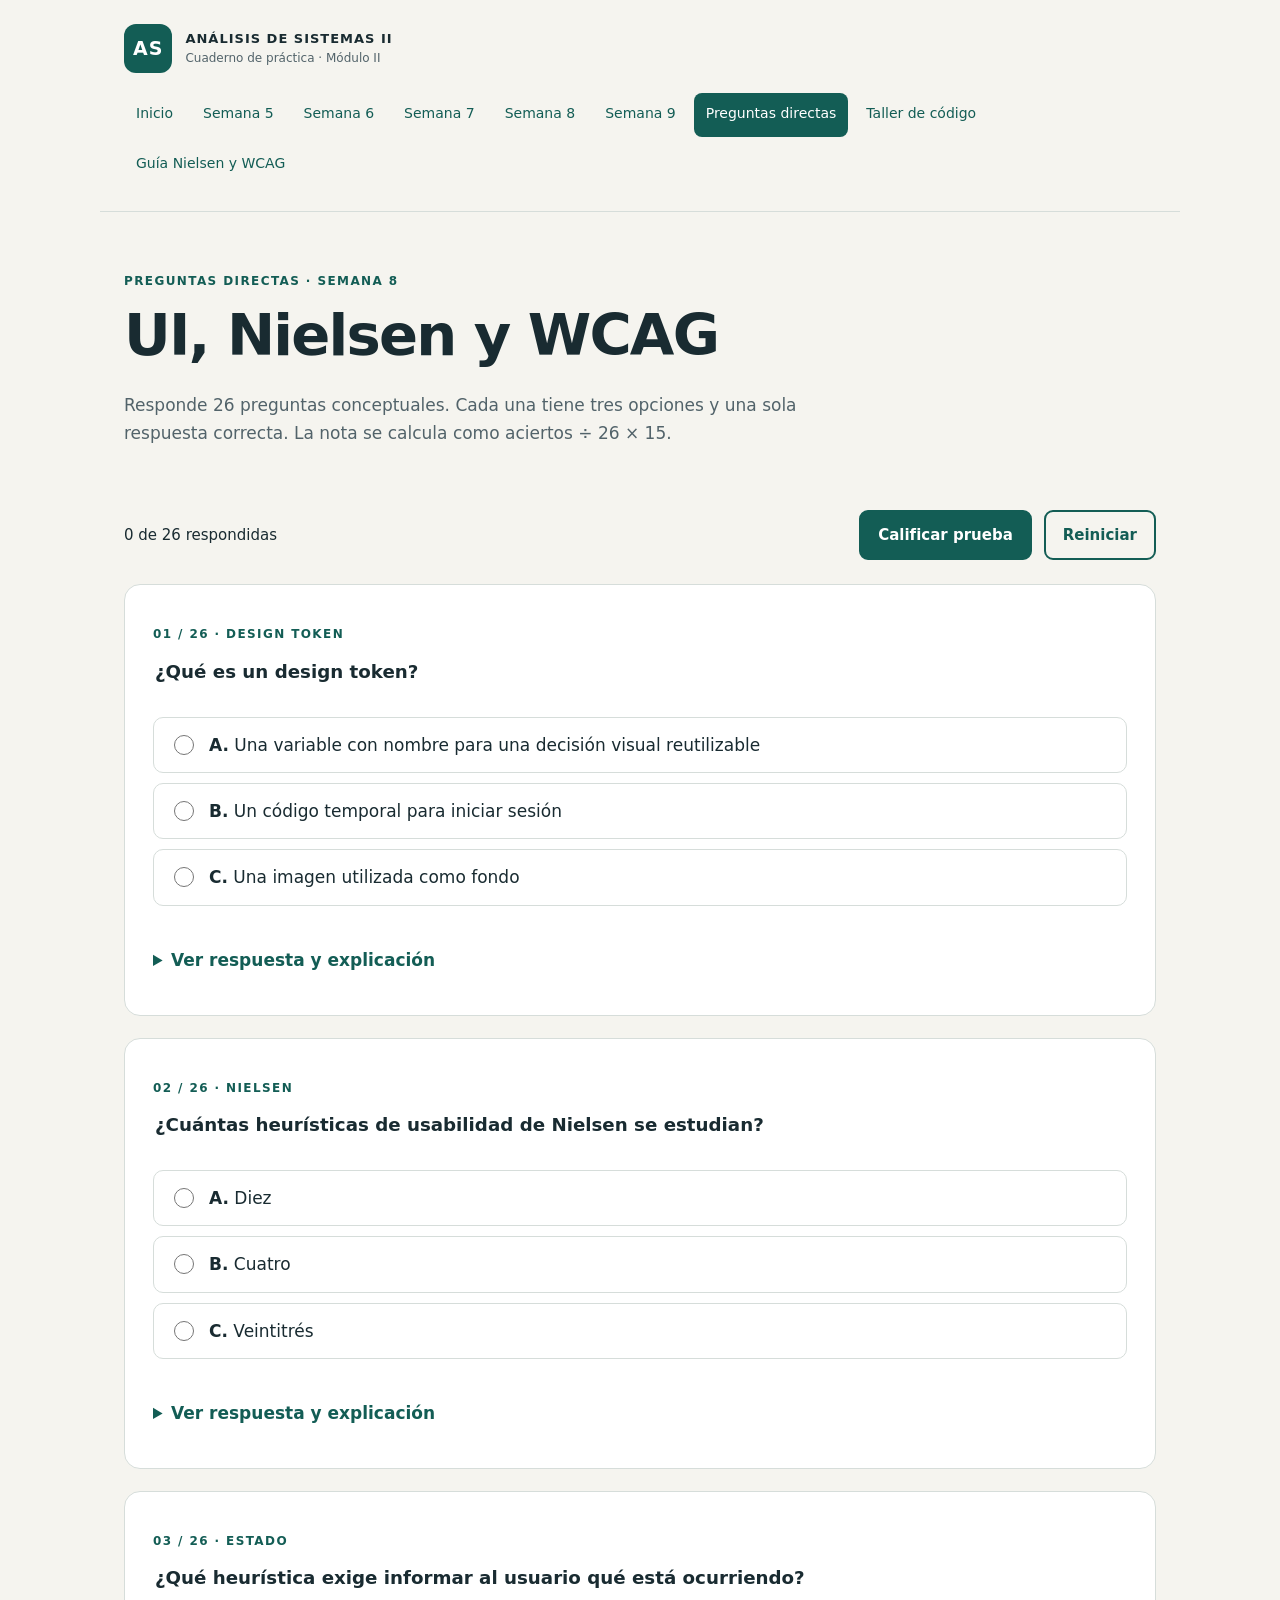
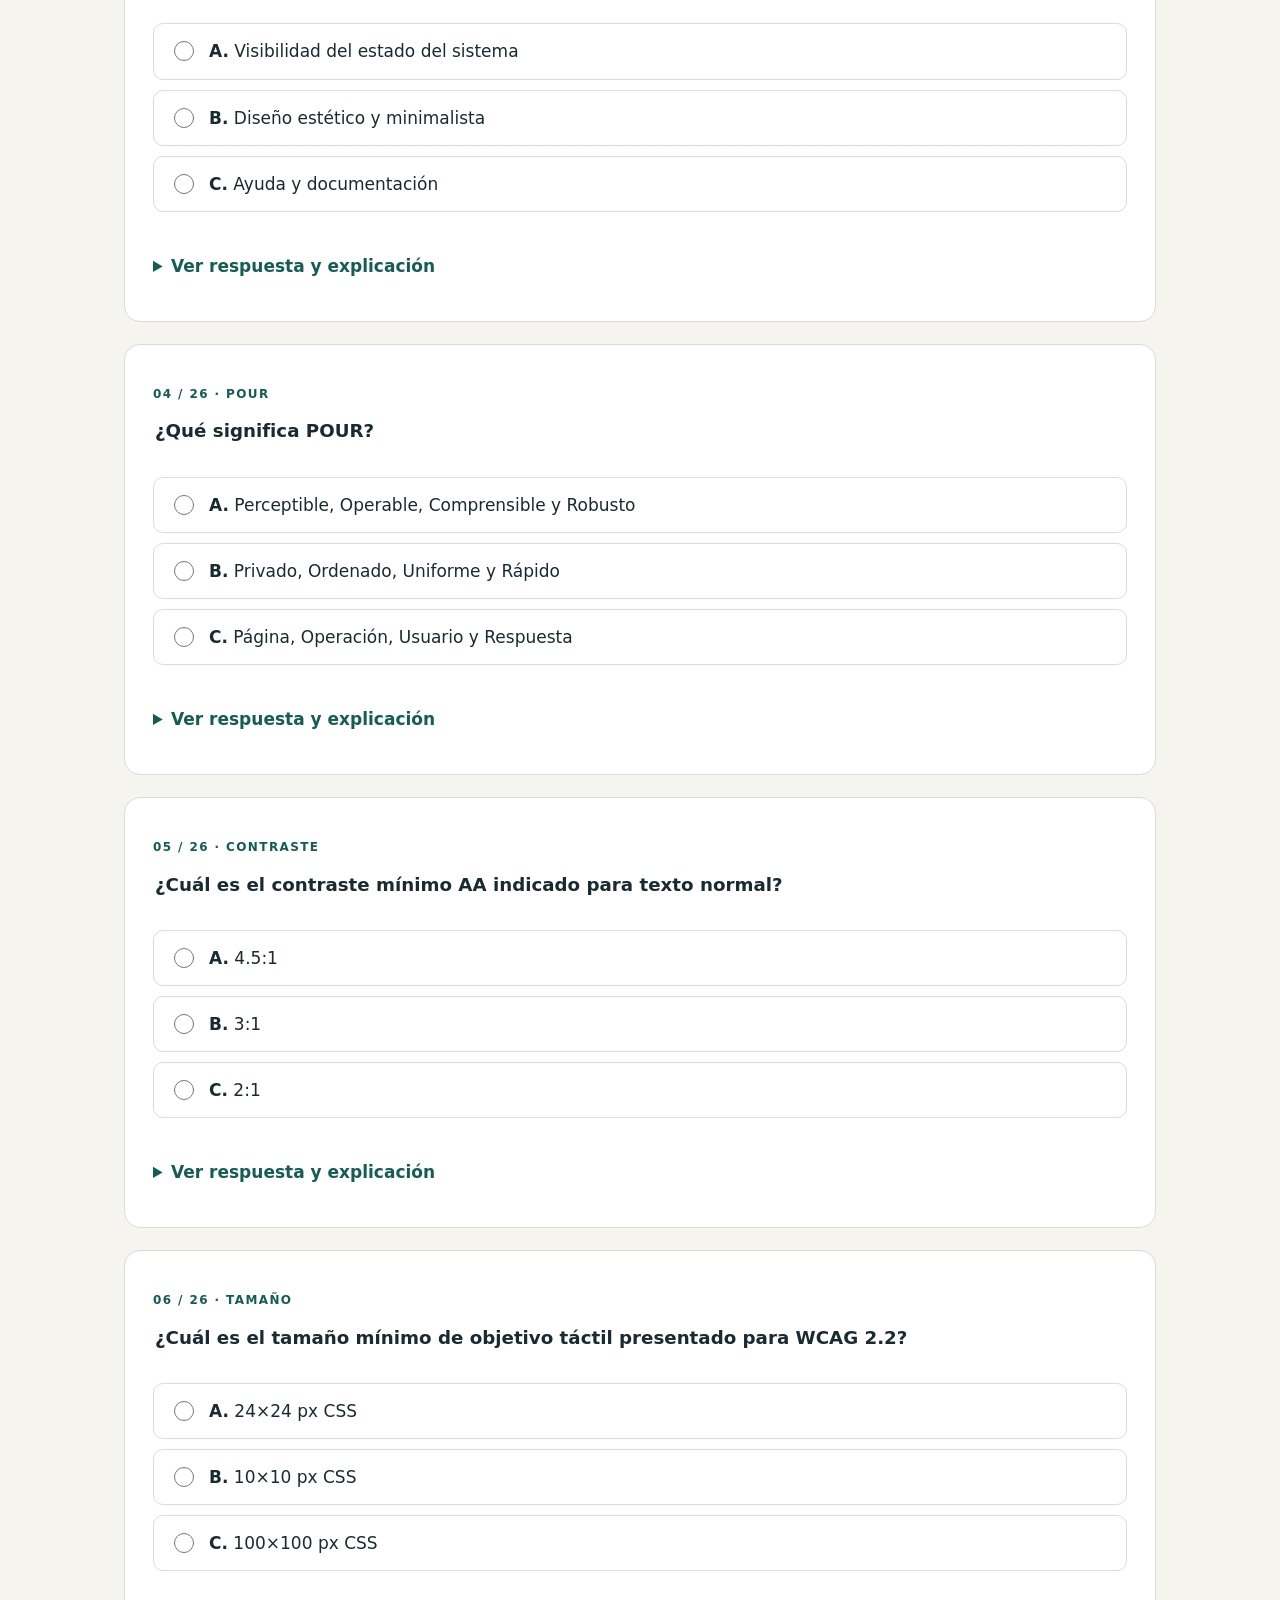
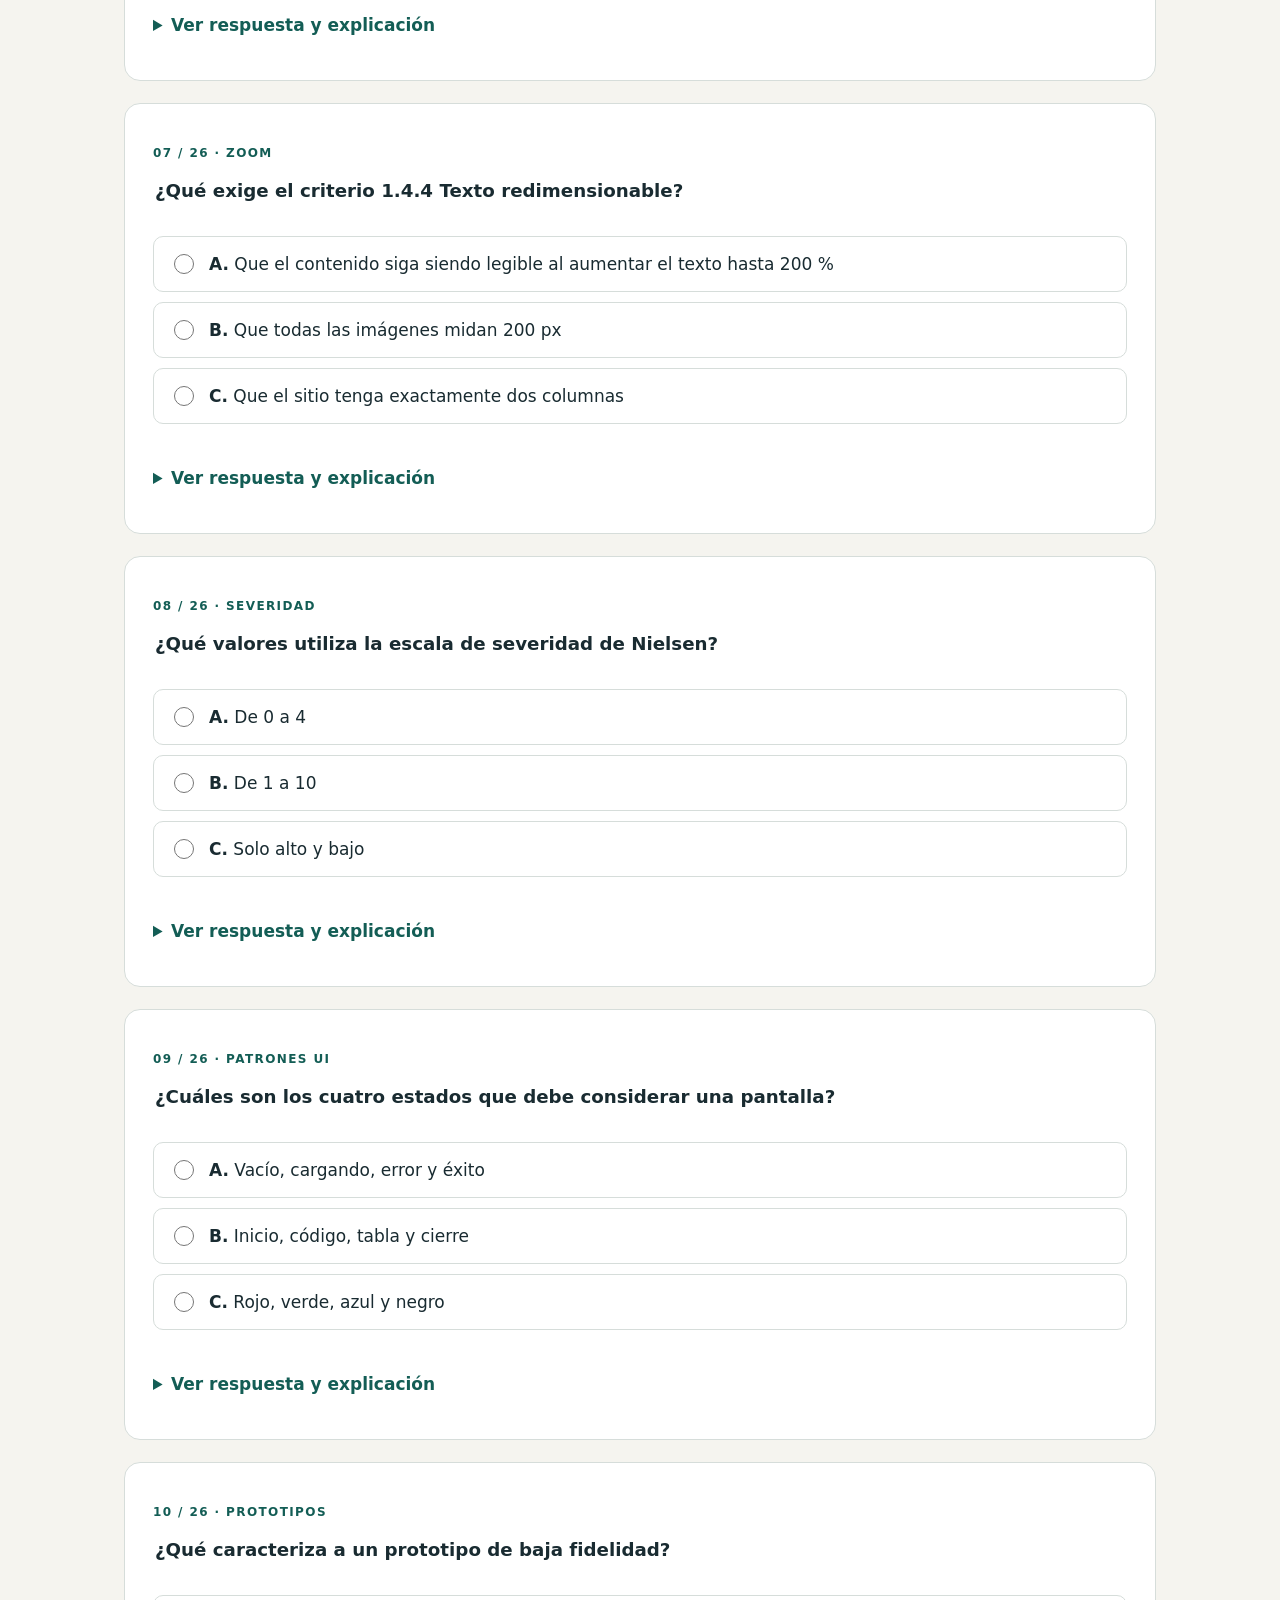
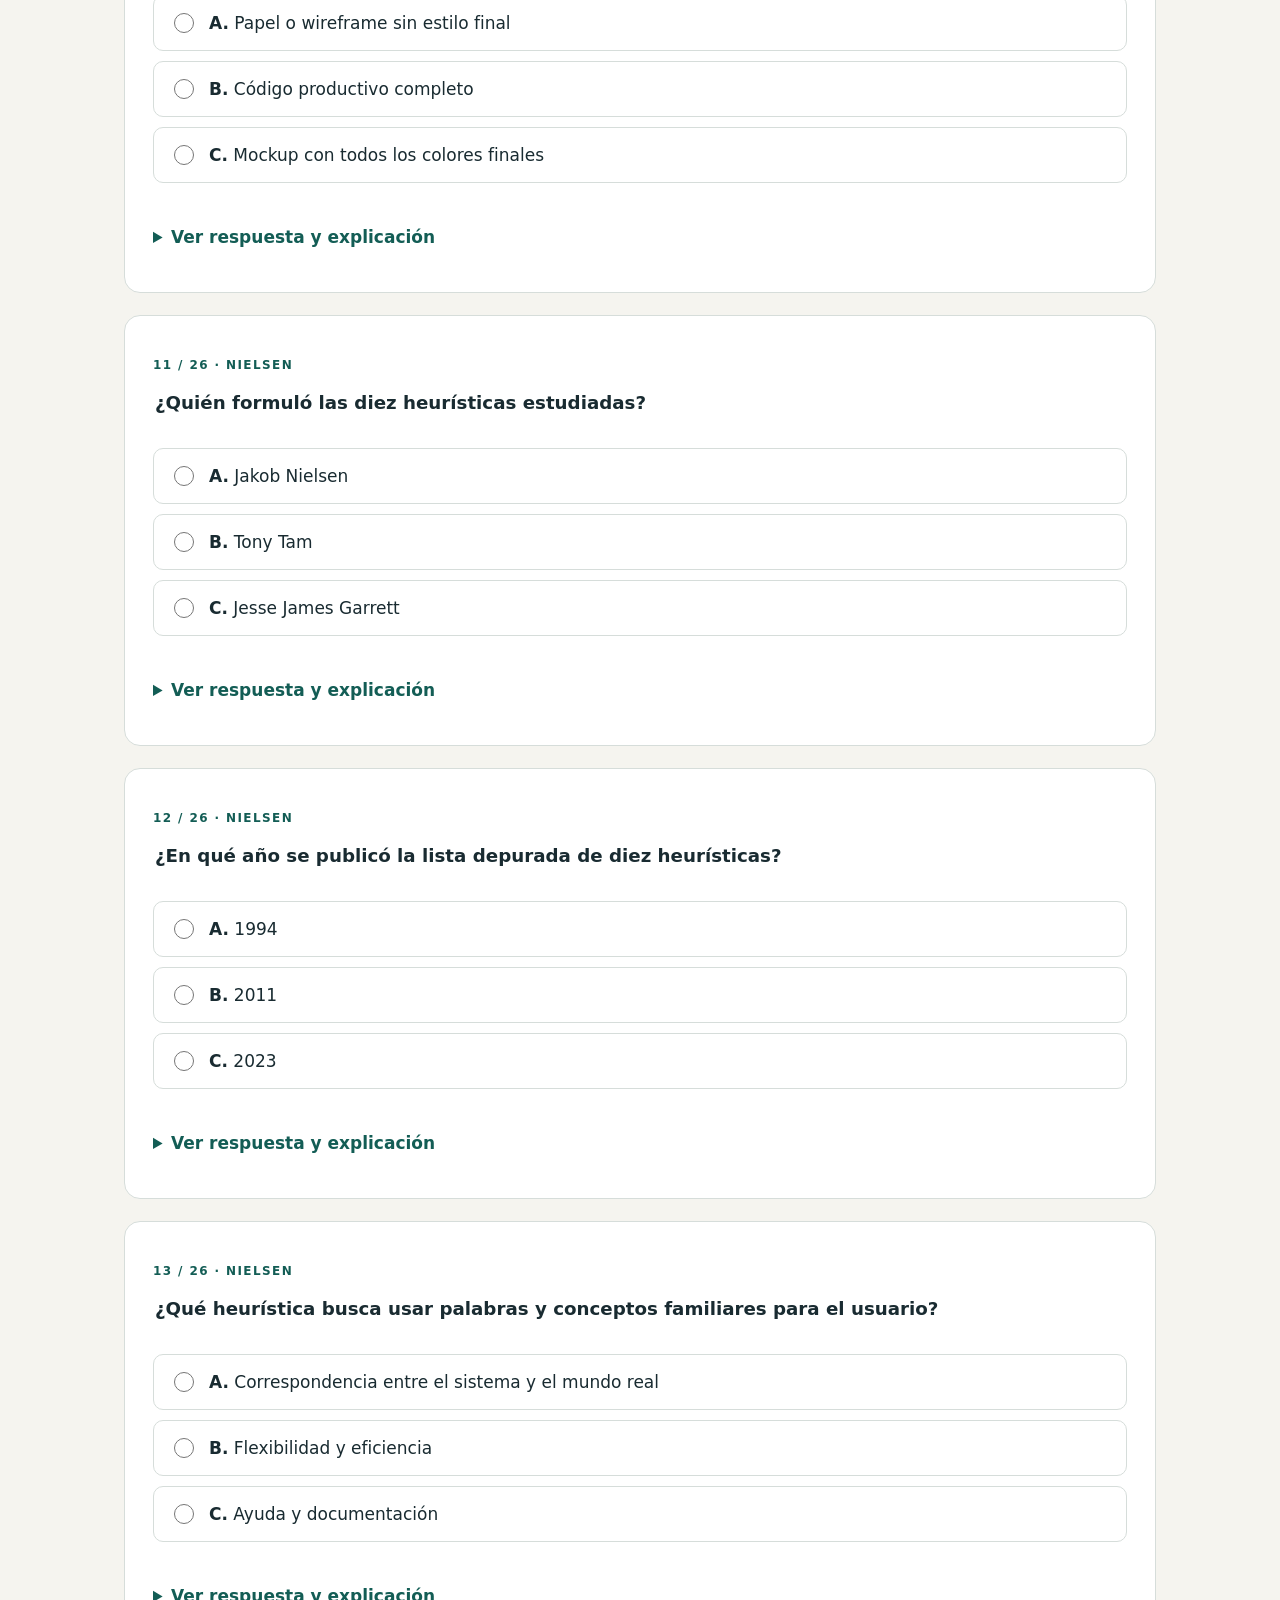
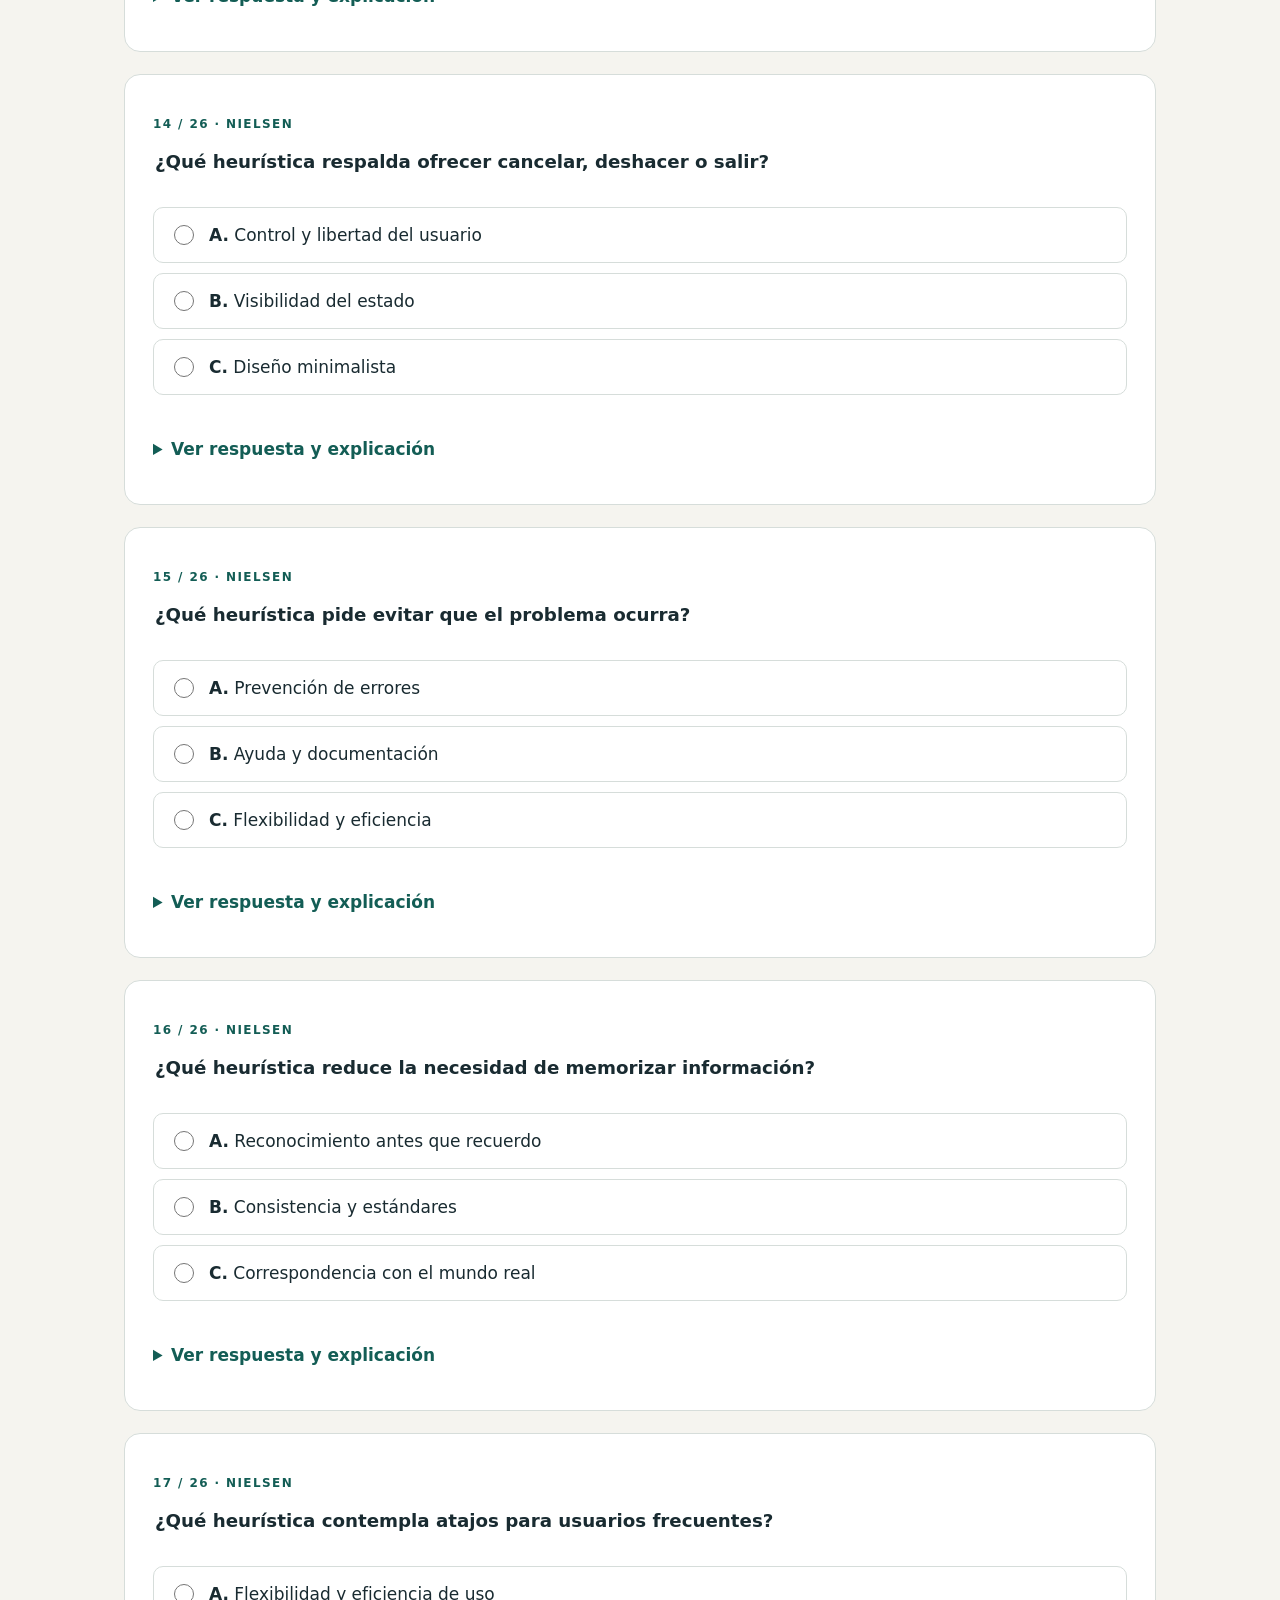
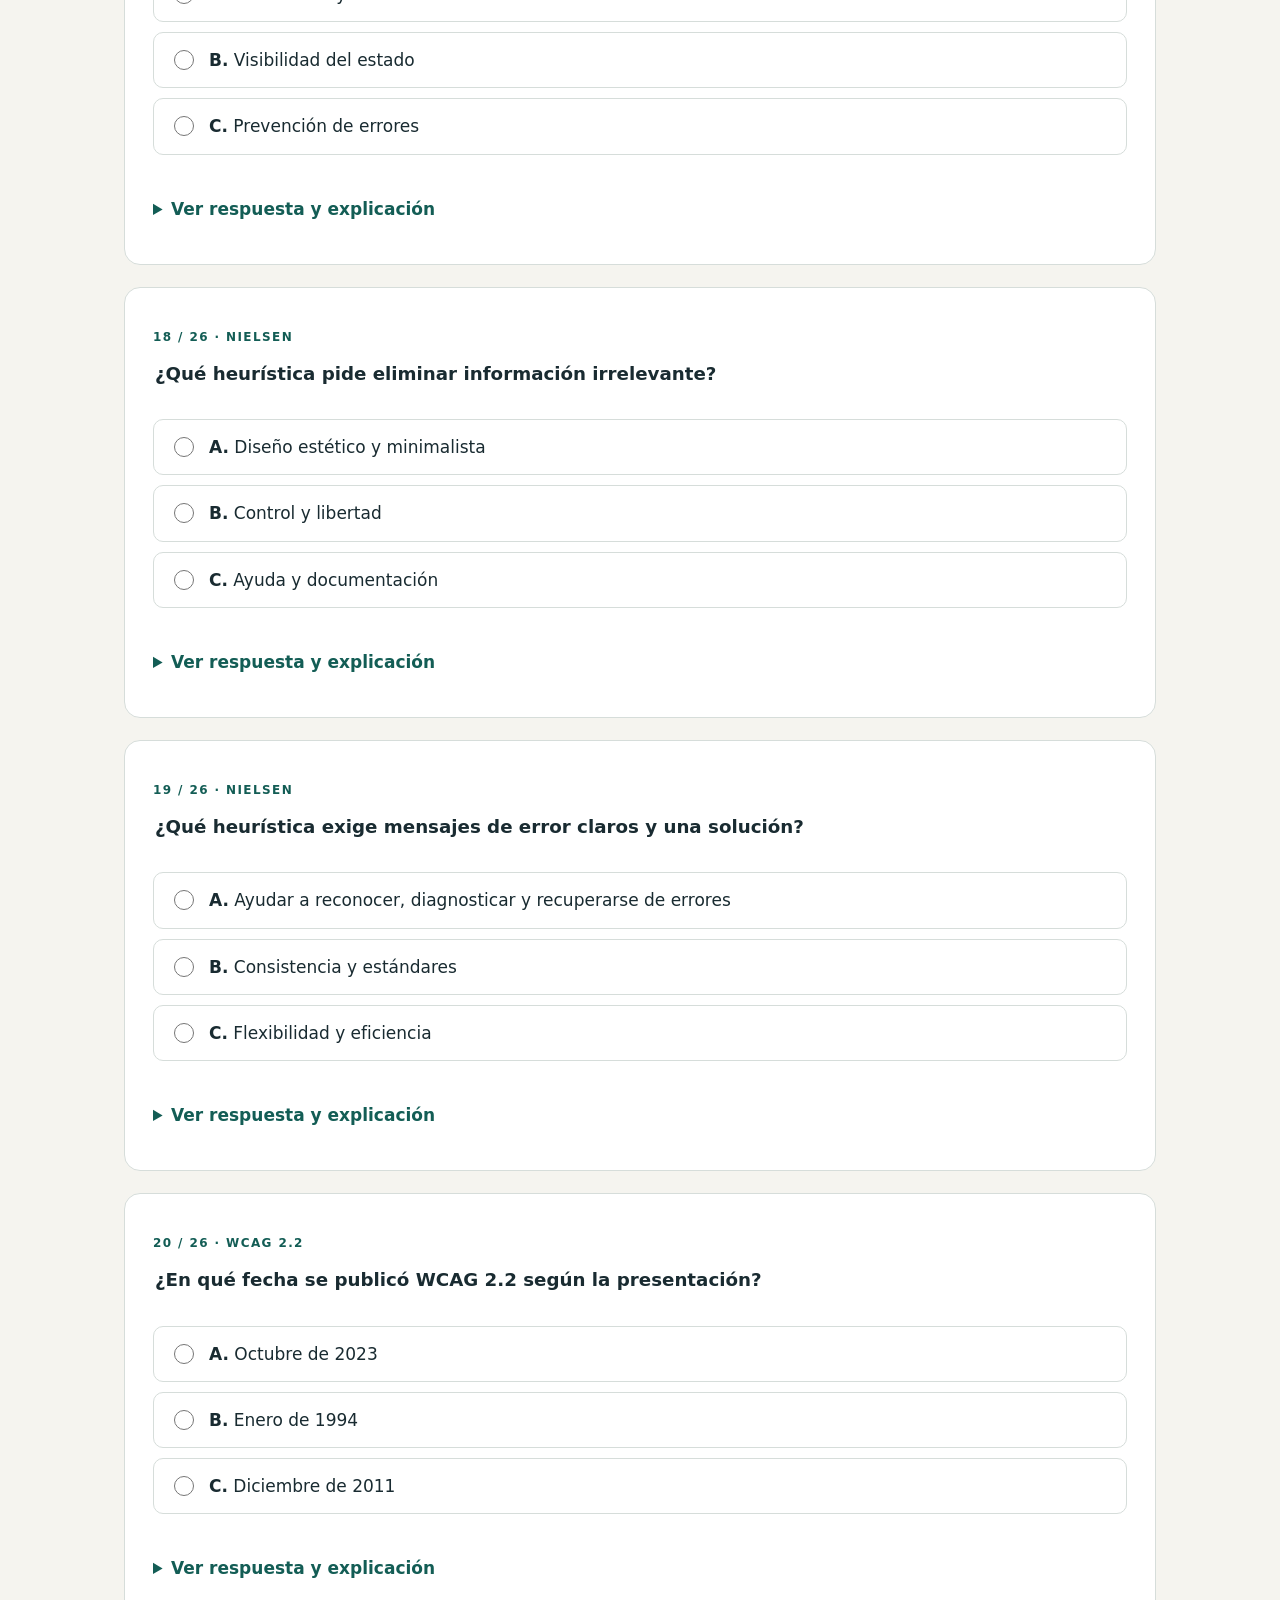
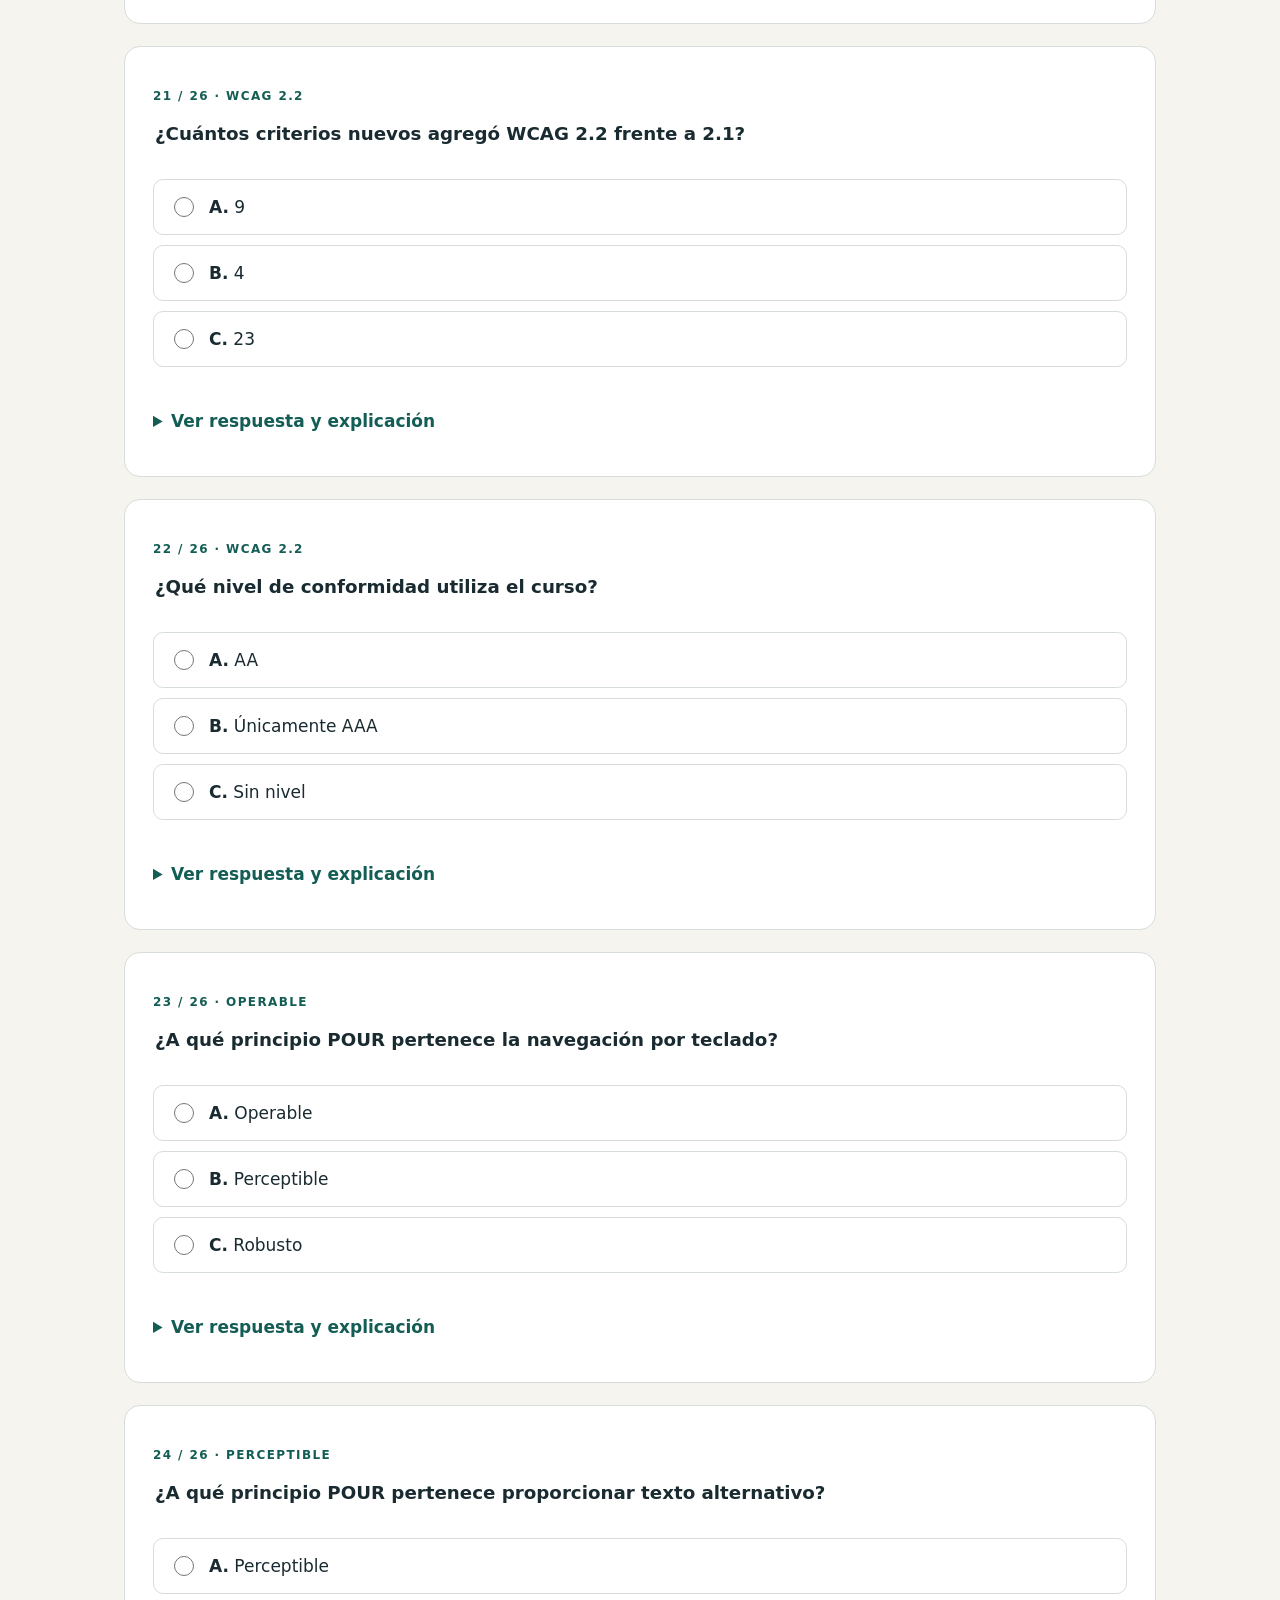
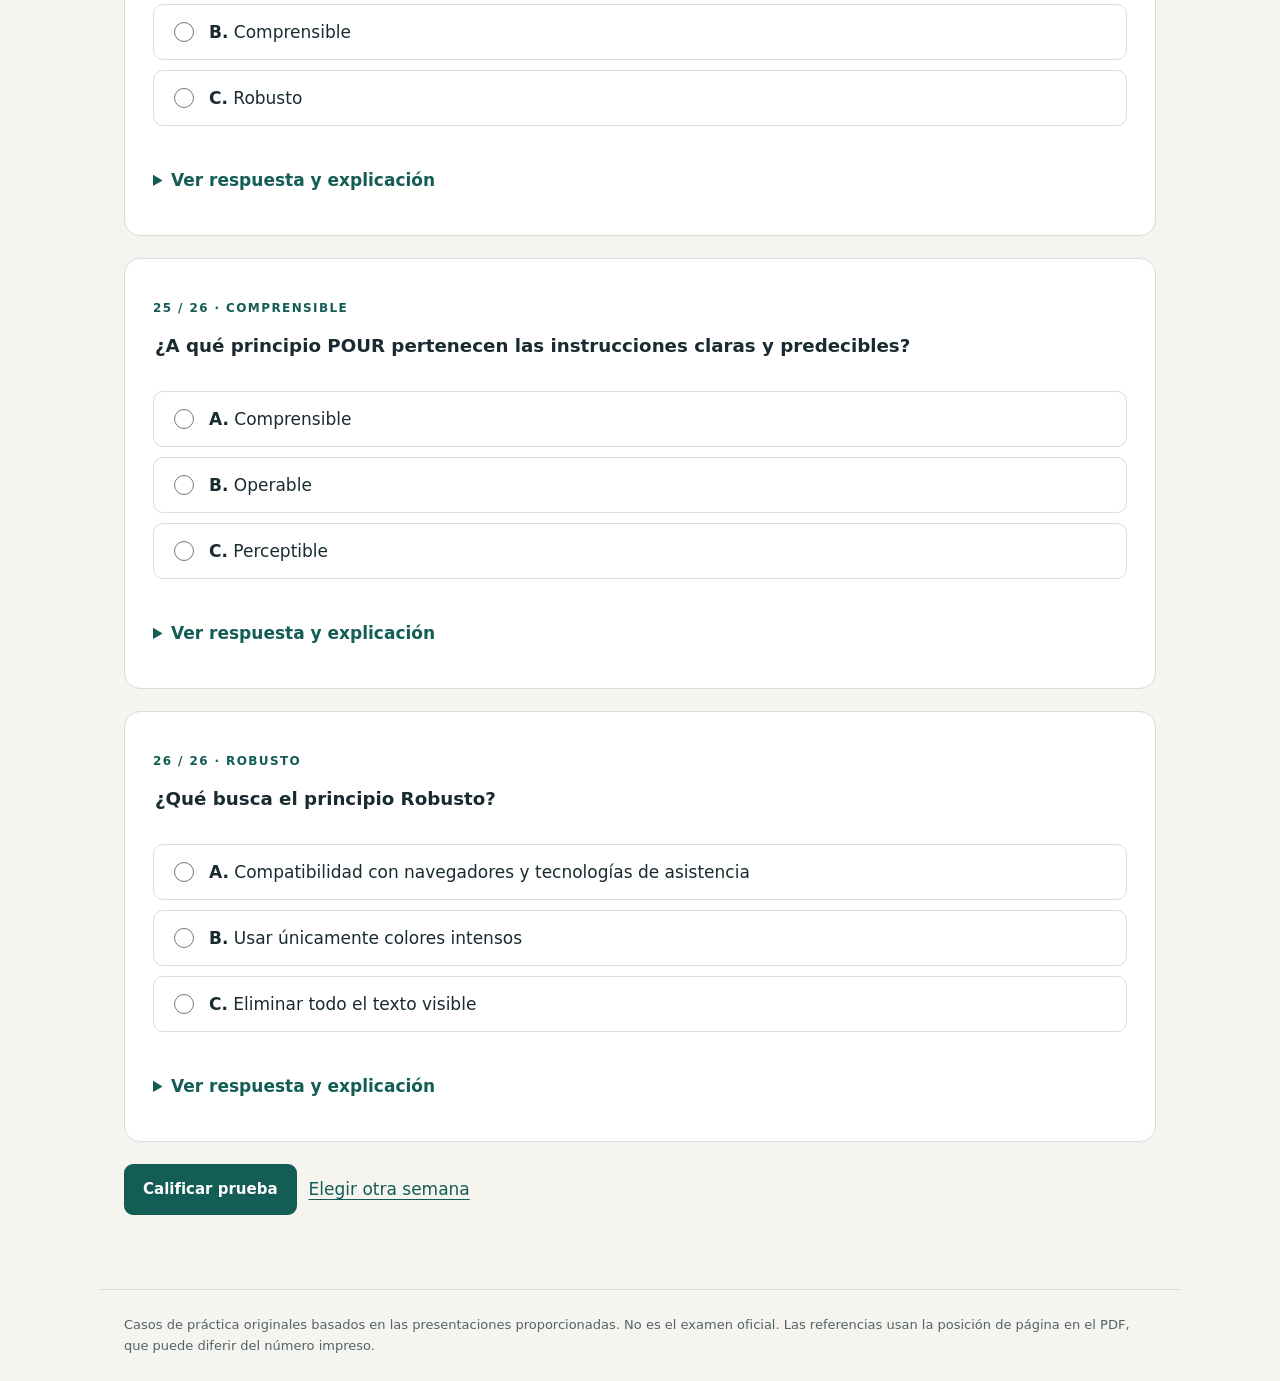
<file: analisis-de-sistema/preguntas-directas-semana-8.html>
<!doctype html>
<html lang="es"><head><meta charset="utf-8"><meta name="viewport" content="width=device-width,initial-scale=1"><title>Preguntas directas: UI, Nielsen y WCAG · Análisis de Sistemas II</title><meta name="description" content="Preguntas de práctica con casos, datos clave y respuestas explicadas basadas en las presentaciones del curso."><link rel="canonical" href="https://cherreragt.github.io/analisis-de-sistemas/analisis-de-sistema/preguntas-directas-semana-8.html"><meta property="og:type" content="website"><meta property="og:locale" content="es_GT"><meta property="og:site_name" content="Análisis de Sistemas II"><meta property="og:title" content="Preguntas directas: UI, Nielsen y WCAG | Análisis de Sistemas II"><meta property="og:description" content="Preguntas de práctica con casos, datos clave y respuestas explicadas basadas en las presentaciones del curso."><meta property="og:url" content="https://cherreragt.github.io/analisis-de-sistemas/analisis-de-sistema/preguntas-directas-semana-8.html"><meta name="twitter:card" content="summary"><meta name="twitter:title" content="Preguntas directas: UI, Nielsen y WCAG | Análisis de Sistemas II"><meta name="twitter:description" content="Preguntas de práctica con casos, datos clave y respuestas explicadas basadas en las presentaciones del curso."><link rel="icon" href="favicon.svg" type="image/svg+xml"><link rel="stylesheet" href="estilos.css"><script src="examen.js" defer></script></head>
<body><a class="saltar" href="#contenido">Saltar al contenido</a><header><div class="marca"><span class="logo" aria-hidden="true">AS</span><div>ANÁLISIS DE SISTEMAS II<small>Cuaderno de práctica · Módulo II</small></div></div><nav aria-label="Exámenes y guías"><a href="index.html" >Inicio</a><a href="semana-5.html" >Semana 5</a><a href="semana-6.html" >Semana 6</a><a href="semana-7.html" >Semana 7</a><a href="semana-8.html" >Semana 8</a><a href="semana-9.html" >Semana 9</a><a href="preguntas-directas.html" aria-current="page">Preguntas directas</a><a href="refactorizacion.html" >Taller de código</a><a href="nielsen-wcag-pour.html" >Guía Nielsen y WCAG</a></nav></header><main id="contenido"><div class="encabezado"><p class="etiqueta">PREGUNTAS DIRECTAS · SEMANA 8</p><h1>UI, Nielsen y WCAG</h1><p>Responde 26 preguntas conceptuales. Cada una tiene tres opciones y una sola respuesta correcta. La nota se calcula como aciertos ÷ 26 × 15.</p></div><form id="examen"><div class="barra"><p id="avance" role="status">0 de 26 respondidas</p><button type="submit">Calificar prueba</button><button type="button" class="secundario" id="reiniciar">Reiniciar</button></div><section id="nota-final" class="nota" tabindex="-1" hidden aria-label="Resultado de la prueba"></section><article class="pregunta" data-correcta="0"><p class="etiqueta">01 / 26 · Design token</p><fieldset><legend>¿Qué es un design token?</legend><label class="opcion"><input type="radio" name="p0" value="0"><span><b>A.</b> Una variable con nombre para una decisión visual reutilizable</span></label><label class="opcion"><input type="radio" name="p0" value="1"><span><b>B.</b> Un código temporal para iniciar sesión</span></label><label class="opcion"><input type="radio" name="p0" value="2"><span><b>C.</b> Una imagen utilizada como fondo</span></label></fieldset><p class="resultado-item" aria-live="polite"></p><details class="solucion"><summary>Ver respuesta y explicación</summary><div class="explicacion"><p><strong>Respuesta A: Una variable con nombre para una decisión visual reutilizable</strong></p><p>Un token centraliza valores como colores, tipografía, espaciado o radios y permite reutilizarlos consistentemente.</p><p class="fuente">Base: Semana8-Presentacion-Analisis-Sistemas-II-037.pdf · página 4 del archivo PDF.</p></div></details></article><article class="pregunta" data-correcta="0"><p class="etiqueta">02 / 26 · Nielsen</p><fieldset><legend>¿Cuántas heurísticas de usabilidad de Nielsen se estudian?</legend><label class="opcion"><input type="radio" name="p1" value="0"><span><b>A.</b> Diez</span></label><label class="opcion"><input type="radio" name="p1" value="1"><span><b>B.</b> Cuatro</span></label><label class="opcion"><input type="radio" name="p1" value="2"><span><b>C.</b> Veintitrés</span></label></fieldset><p class="resultado-item" aria-live="polite"></p><details class="solucion"><summary>Ver respuesta y explicación</summary><div class="explicacion"><p><strong>Respuesta A: Diez</strong></p><p>El curso utiliza la lista de diez heurísticas depurada por Jakob Nielsen en 1994.</p><p class="fuente">Base: Semana8-Presentacion-Analisis-Sistemas-II-037.pdf · páginas 13, 14, 15 del archivo PDF.</p></div></details></article><article class="pregunta" data-correcta="0"><p class="etiqueta">03 / 26 · Estado</p><fieldset><legend>¿Qué heurística exige informar al usuario qué está ocurriendo?</legend><label class="opcion"><input type="radio" name="p2" value="0"><span><b>A.</b> Visibilidad del estado del sistema</span></label><label class="opcion"><input type="radio" name="p2" value="1"><span><b>B.</b> Diseño estético y minimalista</span></label><label class="opcion"><input type="radio" name="p2" value="2"><span><b>C.</b> Ayuda y documentación</span></label></fieldset><p class="resultado-item" aria-live="polite"></p><details class="solucion"><summary>Ver respuesta y explicación</summary><div class="explicacion"><p><strong>Respuesta A: Visibilidad del estado del sistema</strong></p><p>La primera heurística busca que el usuario comprenda si una acción está en proceso, terminó o falló.</p><p class="fuente">Base: Semana8-Presentacion-Analisis-Sistemas-II-037.pdf · página 14 del archivo PDF.</p></div></details></article><article class="pregunta" data-correcta="0"><p class="etiqueta">04 / 26 · POUR</p><fieldset><legend>¿Qué significa POUR?</legend><label class="opcion"><input type="radio" name="p3" value="0"><span><b>A.</b> Perceptible, Operable, Comprensible y Robusto</span></label><label class="opcion"><input type="radio" name="p3" value="1"><span><b>B.</b> Privado, Ordenado, Uniforme y Rápido</span></label><label class="opcion"><input type="radio" name="p3" value="2"><span><b>C.</b> Página, Operación, Usuario y Respuesta</span></label></fieldset><p class="resultado-item" aria-live="polite"></p><details class="solucion"><summary>Ver respuesta y explicación</summary><div class="explicacion"><p><strong>Respuesta A: Perceptible, Operable, Comprensible y Robusto</strong></p><p>POUR agrupa los criterios WCAG en cuatro principios de accesibilidad.</p><p class="fuente">Base: Semana8-Presentacion-Analisis-Sistemas-II-037.pdf · página 18 del archivo PDF.</p></div></details></article><article class="pregunta" data-correcta="0"><p class="etiqueta">05 / 26 · Contraste</p><fieldset><legend>¿Cuál es el contraste mínimo AA indicado para texto normal?</legend><label class="opcion"><input type="radio" name="p4" value="0"><span><b>A.</b> 4.5:1</span></label><label class="opcion"><input type="radio" name="p4" value="1"><span><b>B.</b> 3:1</span></label><label class="opcion"><input type="radio" name="p4" value="2"><span><b>C.</b> 2:1</span></label></fieldset><p class="resultado-item" aria-live="polite"></p><details class="solucion"><summary>Ver respuesta y explicación</summary><div class="explicacion"><p><strong>Respuesta A: 4.5:1</strong></p><p>El texto normal necesita al menos 4.5:1. El umbral de 3:1 corresponde al texto grande.</p><p class="fuente">Base: Semana8-Presentacion-Analisis-Sistemas-II-037.pdf · página 21 del archivo PDF.</p></div></details></article><article class="pregunta" data-correcta="0"><p class="etiqueta">06 / 26 · Tamaño</p><fieldset><legend>¿Cuál es el tamaño mínimo de objetivo táctil presentado para WCAG 2.2?</legend><label class="opcion"><input type="radio" name="p5" value="0"><span><b>A.</b> 24×24 px CSS</span></label><label class="opcion"><input type="radio" name="p5" value="1"><span><b>B.</b> 10×10 px CSS</span></label><label class="opcion"><input type="radio" name="p5" value="2"><span><b>C.</b> 100×100 px CSS</span></label></fieldset><p class="resultado-item" aria-live="polite"></p><details class="solucion"><summary>Ver respuesta y explicación</summary><div class="explicacion"><p><strong>Respuesta A: 24×24 px CSS</strong></p><p>El material presenta 24×24 px CSS para 2.5.8 Target Size (Minimum), considerando sus excepciones al evaluar casos reales.</p><p class="fuente">Base: Semana8-Presentacion-Analisis-Sistemas-II-037.pdf · página 20 del archivo PDF.</p></div></details></article><article class="pregunta" data-correcta="0"><p class="etiqueta">07 / 26 · Zoom</p><fieldset><legend>¿Qué exige el criterio 1.4.4 Texto redimensionable?</legend><label class="opcion"><input type="radio" name="p6" value="0"><span><b>A.</b> Que el contenido siga siendo legible al aumentar el texto hasta 200 %</span></label><label class="opcion"><input type="radio" name="p6" value="1"><span><b>B.</b> Que todas las imágenes midan 200 px</span></label><label class="opcion"><input type="radio" name="p6" value="2"><span><b>C.</b> Que el sitio tenga exactamente dos columnas</span></label></fieldset><p class="resultado-item" aria-live="polite"></p><details class="solucion"><summary>Ver respuesta y explicación</summary><div class="explicacion"><p><strong>Respuesta A: Que el contenido siga siendo legible al aumentar el texto hasta 200 %</strong></p><p>El contenido debe poder ampliarse hasta 200 % sin perder información o funcionalidad.</p><p class="fuente">Base: Semana8-Presentacion-Analisis-Sistemas-II-037.pdf · página 21 del archivo PDF.</p></div></details></article><article class="pregunta" data-correcta="0"><p class="etiqueta">08 / 26 · Severidad</p><fieldset><legend>¿Qué valores utiliza la escala de severidad de Nielsen?</legend><label class="opcion"><input type="radio" name="p7" value="0"><span><b>A.</b> De 0 a 4</span></label><label class="opcion"><input type="radio" name="p7" value="1"><span><b>B.</b> De 1 a 10</span></label><label class="opcion"><input type="radio" name="p7" value="2"><span><b>C.</b> Solo alto y bajo</span></label></fieldset><p class="resultado-item" aria-live="polite"></p><details class="solucion"><summary>Ver respuesta y explicación</summary><div class="explicacion"><p><strong>Respuesta A: De 0 a 4</strong></p><p>La escala va de 0, no es problema, a 4, problema catastrófico.</p><p class="fuente">Base: Semana8-Presentacion-Analisis-Sistemas-II-037.pdf · página 16 del archivo PDF.</p></div></details></article><article class="pregunta" data-correcta="0"><p class="etiqueta">09 / 26 · Patrones UI</p><fieldset><legend>¿Cuáles son los cuatro estados que debe considerar una pantalla?</legend><label class="opcion"><input type="radio" name="p8" value="0"><span><b>A.</b> Vacío, cargando, error y éxito</span></label><label class="opcion"><input type="radio" name="p8" value="1"><span><b>B.</b> Inicio, código, tabla y cierre</span></label><label class="opcion"><input type="radio" name="p8" value="2"><span><b>C.</b> Rojo, verde, azul y negro</span></label></fieldset><p class="resultado-item" aria-live="polite"></p><details class="solucion"><summary>Ver respuesta y explicación</summary><div class="explicacion"><p><strong>Respuesta A: Vacío, cargando, error y éxito</strong></p><p>El sistema de UI debe definir cómo se presenta cada estado, no solamente la vista ideal con datos.</p><p class="fuente">Base: Semana8-Presentacion-Analisis-Sistemas-II-037.pdf · página 8 del archivo PDF.</p></div></details></article><article class="pregunta" data-correcta="0"><p class="etiqueta">10 / 26 · Prototipos</p><fieldset><legend>¿Qué caracteriza a un prototipo de baja fidelidad?</legend><label class="opcion"><input type="radio" name="p9" value="0"><span><b>A.</b> Papel o wireframe sin estilo final</span></label><label class="opcion"><input type="radio" name="p9" value="1"><span><b>B.</b> Código productivo completo</span></label><label class="opcion"><input type="radio" name="p9" value="2"><span><b>C.</b> Mockup con todos los colores finales</span></label></fieldset><p class="resultado-item" aria-live="polite"></p><details class="solucion"><summary>Ver respuesta y explicación</summary><div class="explicacion"><p><strong>Respuesta A: Papel o wireframe sin estilo final</strong></p><p>La baja fidelidad sirve para validar estructura y jerarquía sin distraerse con el acabado visual.</p><p class="fuente">Base: Semana8-Presentacion-Analisis-Sistemas-II-037.pdf · página 10 del archivo PDF.</p></div></details></article><article class="pregunta" data-correcta="0"><p class="etiqueta">11 / 26 · Nielsen</p><fieldset><legend>¿Quién formuló las diez heurísticas estudiadas?</legend><label class="opcion"><input type="radio" name="p10" value="0"><span><b>A.</b> Jakob Nielsen</span></label><label class="opcion"><input type="radio" name="p10" value="1"><span><b>B.</b> Tony Tam</span></label><label class="opcion"><input type="radio" name="p10" value="2"><span><b>C.</b> Jesse James Garrett</span></label></fieldset><p class="resultado-item" aria-live="polite"></p><details class="solucion"><summary>Ver respuesta y explicación</summary><div class="explicacion"><p><strong>Respuesta A: Jakob Nielsen</strong></p><p>Jakob Nielsen depuró la lista de diez heurísticas de usabilidad usada en el curso.</p><p class="fuente">Base: Semana8-Presentacion-Analisis-Sistemas-II-037.pdf · página 13 del archivo PDF.</p></div></details></article><article class="pregunta" data-correcta="0"><p class="etiqueta">12 / 26 · Nielsen</p><fieldset><legend>¿En qué año se publicó la lista depurada de diez heurísticas?</legend><label class="opcion"><input type="radio" name="p11" value="0"><span><b>A.</b> 1994</span></label><label class="opcion"><input type="radio" name="p11" value="1"><span><b>B.</b> 2011</span></label><label class="opcion"><input type="radio" name="p11" value="2"><span><b>C.</b> 2023</span></label></fieldset><p class="resultado-item" aria-live="polite"></p><details class="solucion"><summary>Ver respuesta y explicación</summary><div class="explicacion"><p><strong>Respuesta A: 1994</strong></p><p>La presentación sitúa la lista depurada de Nielsen en 1994.</p><p class="fuente">Base: Semana8-Presentacion-Analisis-Sistemas-II-037.pdf · página 13 del archivo PDF.</p></div></details></article><article class="pregunta" data-correcta="0"><p class="etiqueta">13 / 26 · Nielsen</p><fieldset><legend>¿Qué heurística busca usar palabras y conceptos familiares para el usuario?</legend><label class="opcion"><input type="radio" name="p12" value="0"><span><b>A.</b> Correspondencia entre el sistema y el mundo real</span></label><label class="opcion"><input type="radio" name="p12" value="1"><span><b>B.</b> Flexibilidad y eficiencia</span></label><label class="opcion"><input type="radio" name="p12" value="2"><span><b>C.</b> Ayuda y documentación</span></label></fieldset><p class="resultado-item" aria-live="polite"></p><details class="solucion"><summary>Ver respuesta y explicación</summary><div class="explicacion"><p><strong>Respuesta A: Correspondencia entre el sistema y el mundo real</strong></p><p>El sistema debe hablar el lenguaje de las personas y seguir convenciones del mundo real.</p><p class="fuente">Base: Semana8-Presentacion-Analisis-Sistemas-II-037.pdf · página 14 del archivo PDF.</p></div></details></article><article class="pregunta" data-correcta="0"><p class="etiqueta">14 / 26 · Nielsen</p><fieldset><legend>¿Qué heurística respalda ofrecer cancelar, deshacer o salir?</legend><label class="opcion"><input type="radio" name="p13" value="0"><span><b>A.</b> Control y libertad del usuario</span></label><label class="opcion"><input type="radio" name="p13" value="1"><span><b>B.</b> Visibilidad del estado</span></label><label class="opcion"><input type="radio" name="p13" value="2"><span><b>C.</b> Diseño minimalista</span></label></fieldset><p class="resultado-item" aria-live="polite"></p><details class="solucion"><summary>Ver respuesta y explicación</summary><div class="explicacion"><p><strong>Respuesta A: Control y libertad del usuario</strong></p><p>La persona necesita salidas claras cuando inicia una acción por error.</p><p class="fuente">Base: Semana8-Presentacion-Analisis-Sistemas-II-037.pdf · página 14 del archivo PDF.</p></div></details></article><article class="pregunta" data-correcta="0"><p class="etiqueta">15 / 26 · Nielsen</p><fieldset><legend>¿Qué heurística pide evitar que el problema ocurra?</legend><label class="opcion"><input type="radio" name="p14" value="0"><span><b>A.</b> Prevención de errores</span></label><label class="opcion"><input type="radio" name="p14" value="1"><span><b>B.</b> Ayuda y documentación</span></label><label class="opcion"><input type="radio" name="p14" value="2"><span><b>C.</b> Flexibilidad y eficiencia</span></label></fieldset><p class="resultado-item" aria-live="polite"></p><details class="solucion"><summary>Ver respuesta y explicación</summary><div class="explicacion"><p><strong>Respuesta A: Prevención de errores</strong></p><p>Prevenir es preferible a mostrar un buen mensaje después del error.</p><p class="fuente">Base: Semana8-Presentacion-Analisis-Sistemas-II-037.pdf · página 14 del archivo PDF.</p></div></details></article><article class="pregunta" data-correcta="0"><p class="etiqueta">16 / 26 · Nielsen</p><fieldset><legend>¿Qué heurística reduce la necesidad de memorizar información?</legend><label class="opcion"><input type="radio" name="p15" value="0"><span><b>A.</b> Reconocimiento antes que recuerdo</span></label><label class="opcion"><input type="radio" name="p15" value="1"><span><b>B.</b> Consistencia y estándares</span></label><label class="opcion"><input type="radio" name="p15" value="2"><span><b>C.</b> Correspondencia con el mundo real</span></label></fieldset><p class="resultado-item" aria-live="polite"></p><details class="solucion"><summary>Ver respuesta y explicación</summary><div class="explicacion"><p><strong>Respuesta A: Reconocimiento antes que recuerdo</strong></p><p>Las opciones, instrucciones y objetos deben permanecer visibles o ser fáciles de recuperar.</p><p class="fuente">Base: Semana8-Presentacion-Analisis-Sistemas-II-037.pdf · página 15 del archivo PDF.</p></div></details></article><article class="pregunta" data-correcta="0"><p class="etiqueta">17 / 26 · Nielsen</p><fieldset><legend>¿Qué heurística contempla atajos para usuarios frecuentes?</legend><label class="opcion"><input type="radio" name="p16" value="0"><span><b>A.</b> Flexibilidad y eficiencia de uso</span></label><label class="opcion"><input type="radio" name="p16" value="1"><span><b>B.</b> Visibilidad del estado</span></label><label class="opcion"><input type="radio" name="p16" value="2"><span><b>C.</b> Prevención de errores</span></label></fieldset><p class="resultado-item" aria-live="polite"></p><details class="solucion"><summary>Ver respuesta y explicación</summary><div class="explicacion"><p><strong>Respuesta A: Flexibilidad y eficiencia de uso</strong></p><p>Los aceleradores permiten que una persona experta trabaje con mayor rapidez.</p><p class="fuente">Base: Semana8-Presentacion-Analisis-Sistemas-II-037.pdf · página 15 del archivo PDF.</p></div></details></article><article class="pregunta" data-correcta="0"><p class="etiqueta">18 / 26 · Nielsen</p><fieldset><legend>¿Qué heurística pide eliminar información irrelevante?</legend><label class="opcion"><input type="radio" name="p17" value="0"><span><b>A.</b> Diseño estético y minimalista</span></label><label class="opcion"><input type="radio" name="p17" value="1"><span><b>B.</b> Control y libertad</span></label><label class="opcion"><input type="radio" name="p17" value="2"><span><b>C.</b> Ayuda y documentación</span></label></fieldset><p class="resultado-item" aria-live="polite"></p><details class="solucion"><summary>Ver respuesta y explicación</summary><div class="explicacion"><p><strong>Respuesta A: Diseño estético y minimalista</strong></p><p>Cada elemento innecesario compite con la información relevante.</p><p class="fuente">Base: Semana8-Presentacion-Analisis-Sistemas-II-037.pdf · página 15 del archivo PDF.</p></div></details></article><article class="pregunta" data-correcta="0"><p class="etiqueta">19 / 26 · Nielsen</p><fieldset><legend>¿Qué heurística exige mensajes de error claros y una solución?</legend><label class="opcion"><input type="radio" name="p18" value="0"><span><b>A.</b> Ayudar a reconocer, diagnosticar y recuperarse de errores</span></label><label class="opcion"><input type="radio" name="p18" value="1"><span><b>B.</b> Consistencia y estándares</span></label><label class="opcion"><input type="radio" name="p18" value="2"><span><b>C.</b> Flexibilidad y eficiencia</span></label></fieldset><p class="resultado-item" aria-live="polite"></p><details class="solucion"><summary>Ver respuesta y explicación</summary><div class="explicacion"><p><strong>Respuesta A: Ayudar a reconocer, diagnosticar y recuperarse de errores</strong></p><p>El mensaje debe explicar el problema con lenguaje claro y proponer cómo corregirlo.</p><p class="fuente">Base: Semana8-Presentacion-Analisis-Sistemas-II-037.pdf · página 15 del archivo PDF.</p></div></details></article><article class="pregunta" data-correcta="0"><p class="etiqueta">20 / 26 · WCAG 2.2</p><fieldset><legend>¿En qué fecha se publicó WCAG 2.2 según la presentación?</legend><label class="opcion"><input type="radio" name="p19" value="0"><span><b>A.</b> Octubre de 2023</span></label><label class="opcion"><input type="radio" name="p19" value="1"><span><b>B.</b> Enero de 1994</span></label><label class="opcion"><input type="radio" name="p19" value="2"><span><b>C.</b> Diciembre de 2011</span></label></fieldset><p class="resultado-item" aria-live="polite"></p><details class="solucion"><summary>Ver respuesta y explicación</summary><div class="explicacion"><p><strong>Respuesta A: Octubre de 2023</strong></p><p>WCAG 2.2 fue publicada por W3C en octubre de 2023.</p><p class="fuente">Base: Semana8-Presentacion-Analisis-Sistemas-II-037.pdf · página 19 del archivo PDF.</p></div></details></article><article class="pregunta" data-correcta="0"><p class="etiqueta">21 / 26 · WCAG 2.2</p><fieldset><legend>¿Cuántos criterios nuevos agregó WCAG 2.2 frente a 2.1?</legend><label class="opcion"><input type="radio" name="p20" value="0"><span><b>A.</b> 9</span></label><label class="opcion"><input type="radio" name="p20" value="1"><span><b>B.</b> 4</span></label><label class="opcion"><input type="radio" name="p20" value="2"><span><b>C.</b> 23</span></label></fieldset><p class="resultado-item" aria-live="polite"></p><details class="solucion"><summary>Ver respuesta y explicación</summary><div class="explicacion"><p><strong>Respuesta A: 9</strong></p><p>WCAG 2.2 incorporó nueve criterios nuevos y retiró 4.1.1 Parsing.</p><p class="fuente">Base: Semana8-Presentacion-Analisis-Sistemas-II-037.pdf · página 19 del archivo PDF.</p></div></details></article><article class="pregunta" data-correcta="0"><p class="etiqueta">22 / 26 · WCAG 2.2</p><fieldset><legend>¿Qué nivel de conformidad utiliza el curso?</legend><label class="opcion"><input type="radio" name="p21" value="0"><span><b>A.</b> AA</span></label><label class="opcion"><input type="radio" name="p21" value="1"><span><b>B.</b> Únicamente AAA</span></label><label class="opcion"><input type="radio" name="p21" value="2"><span><b>C.</b> Sin nivel</span></label></fieldset><p class="resultado-item" aria-live="polite"></p><details class="solucion"><summary>Ver respuesta y explicación</summary><div class="explicacion"><p><strong>Respuesta A: AA</strong></p><p>La presentación establece el nivel AA como referencia del curso.</p><p class="fuente">Base: Semana8-Presentacion-Analisis-Sistemas-II-037.pdf · página 19 del archivo PDF.</p></div></details></article><article class="pregunta" data-correcta="0"><p class="etiqueta">23 / 26 · Operable</p><fieldset><legend>¿A qué principio POUR pertenece la navegación por teclado?</legend><label class="opcion"><input type="radio" name="p22" value="0"><span><b>A.</b> Operable</span></label><label class="opcion"><input type="radio" name="p22" value="1"><span><b>B.</b> Perceptible</span></label><label class="opcion"><input type="radio" name="p22" value="2"><span><b>C.</b> Robusto</span></label></fieldset><p class="resultado-item" aria-live="polite"></p><details class="solucion"><summary>Ver respuesta y explicación</summary><div class="explicacion"><p><strong>Respuesta A: Operable</strong></p><p>Operable exige que los controles puedan utilizarse con diferentes mecanismos de entrada.</p><p class="fuente">Base: Semana8-Presentacion-Analisis-Sistemas-II-037.pdf · página 18 del archivo PDF.</p></div></details></article><article class="pregunta" data-correcta="0"><p class="etiqueta">24 / 26 · Perceptible</p><fieldset><legend>¿A qué principio POUR pertenece proporcionar texto alternativo?</legend><label class="opcion"><input type="radio" name="p23" value="0"><span><b>A.</b> Perceptible</span></label><label class="opcion"><input type="radio" name="p23" value="1"><span><b>B.</b> Comprensible</span></label><label class="opcion"><input type="radio" name="p23" value="2"><span><b>C.</b> Robusto</span></label></fieldset><p class="resultado-item" aria-live="polite"></p><details class="solucion"><summary>Ver respuesta y explicación</summary><div class="explicacion"><p><strong>Respuesta A: Perceptible</strong></p><p>Perceptible exige que la información pueda presentarse de formas que las personas puedan percibir.</p><p class="fuente">Base: Semana8-Presentacion-Analisis-Sistemas-II-037.pdf · página 18 del archivo PDF.</p></div></details></article><article class="pregunta" data-correcta="0"><p class="etiqueta">25 / 26 · Comprensible</p><fieldset><legend>¿A qué principio POUR pertenecen las instrucciones claras y predecibles?</legend><label class="opcion"><input type="radio" name="p24" value="0"><span><b>A.</b> Comprensible</span></label><label class="opcion"><input type="radio" name="p24" value="1"><span><b>B.</b> Operable</span></label><label class="opcion"><input type="radio" name="p24" value="2"><span><b>C.</b> Perceptible</span></label></fieldset><p class="resultado-item" aria-live="polite"></p><details class="solucion"><summary>Ver respuesta y explicación</summary><div class="explicacion"><p><strong>Respuesta A: Comprensible</strong></p><p>Comprensible se refiere a información y operación fáciles de entender y predecir.</p><p class="fuente">Base: Semana8-Presentacion-Analisis-Sistemas-II-037.pdf · página 18 del archivo PDF.</p></div></details></article><article class="pregunta" data-correcta="0"><p class="etiqueta">26 / 26 · Robusto</p><fieldset><legend>¿Qué busca el principio Robusto?</legend><label class="opcion"><input type="radio" name="p25" value="0"><span><b>A.</b> Compatibilidad con navegadores y tecnologías de asistencia</span></label><label class="opcion"><input type="radio" name="p25" value="1"><span><b>B.</b> Usar únicamente colores intensos</span></label><label class="opcion"><input type="radio" name="p25" value="2"><span><b>C.</b> Eliminar todo el texto visible</span></label></fieldset><p class="resultado-item" aria-live="polite"></p><details class="solucion"><summary>Ver respuesta y explicación</summary><div class="explicacion"><p><strong>Respuesta A: Compatibilidad con navegadores y tecnologías de asistencia</strong></p><p>El contenido robusto puede ser interpretado de forma fiable por diferentes agentes y ayudas técnicas.</p><p class="fuente">Base: Semana8-Presentacion-Analisis-Sistemas-II-037.pdf · página 18 del archivo PDF.</p></div></details></article><div class="barra"><button type="submit">Calificar prueba</button><a href="preguntas-directas.html">Elegir otra semana</a></div></form></main><footer>Casos de práctica originales basados en las presentaciones proporcionadas. No es el examen oficial. Las referencias usan la posición de página en el PDF, que puede diferir del número impreso.</footer></body></html>
</file>
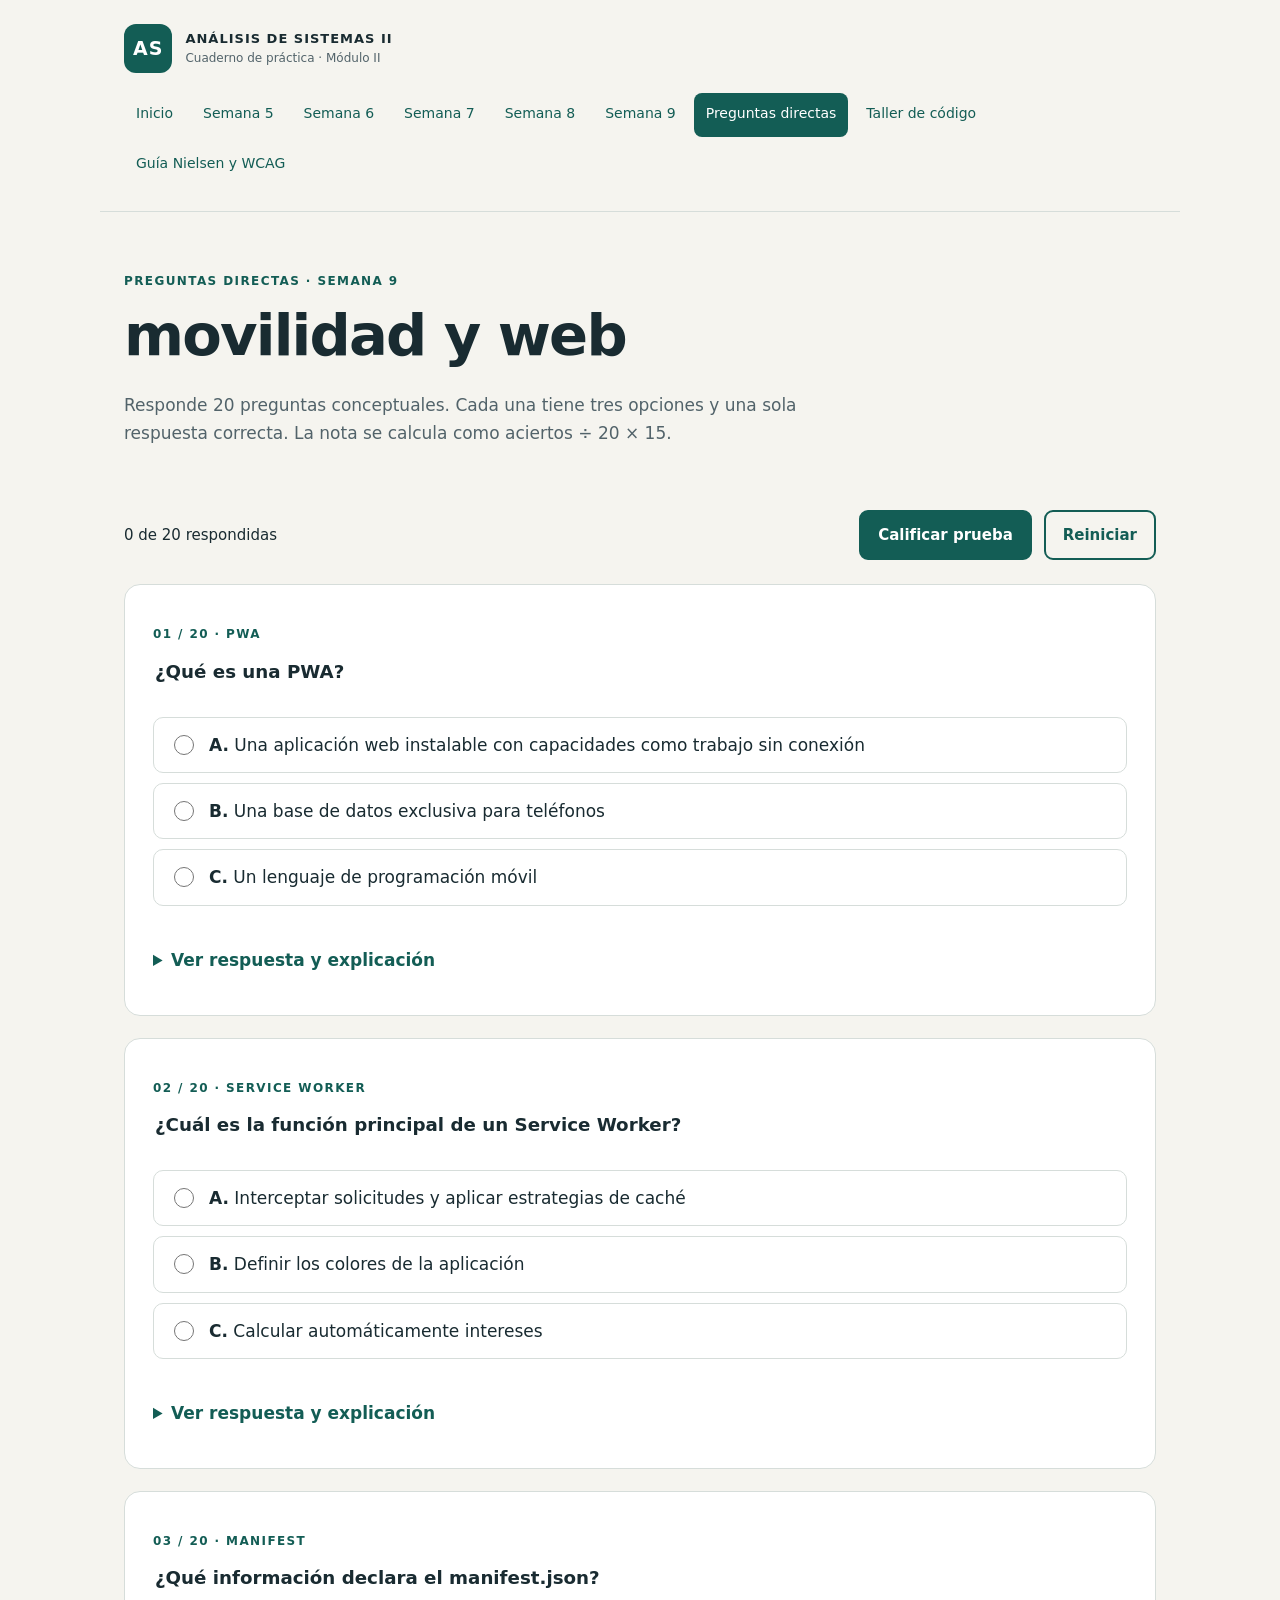
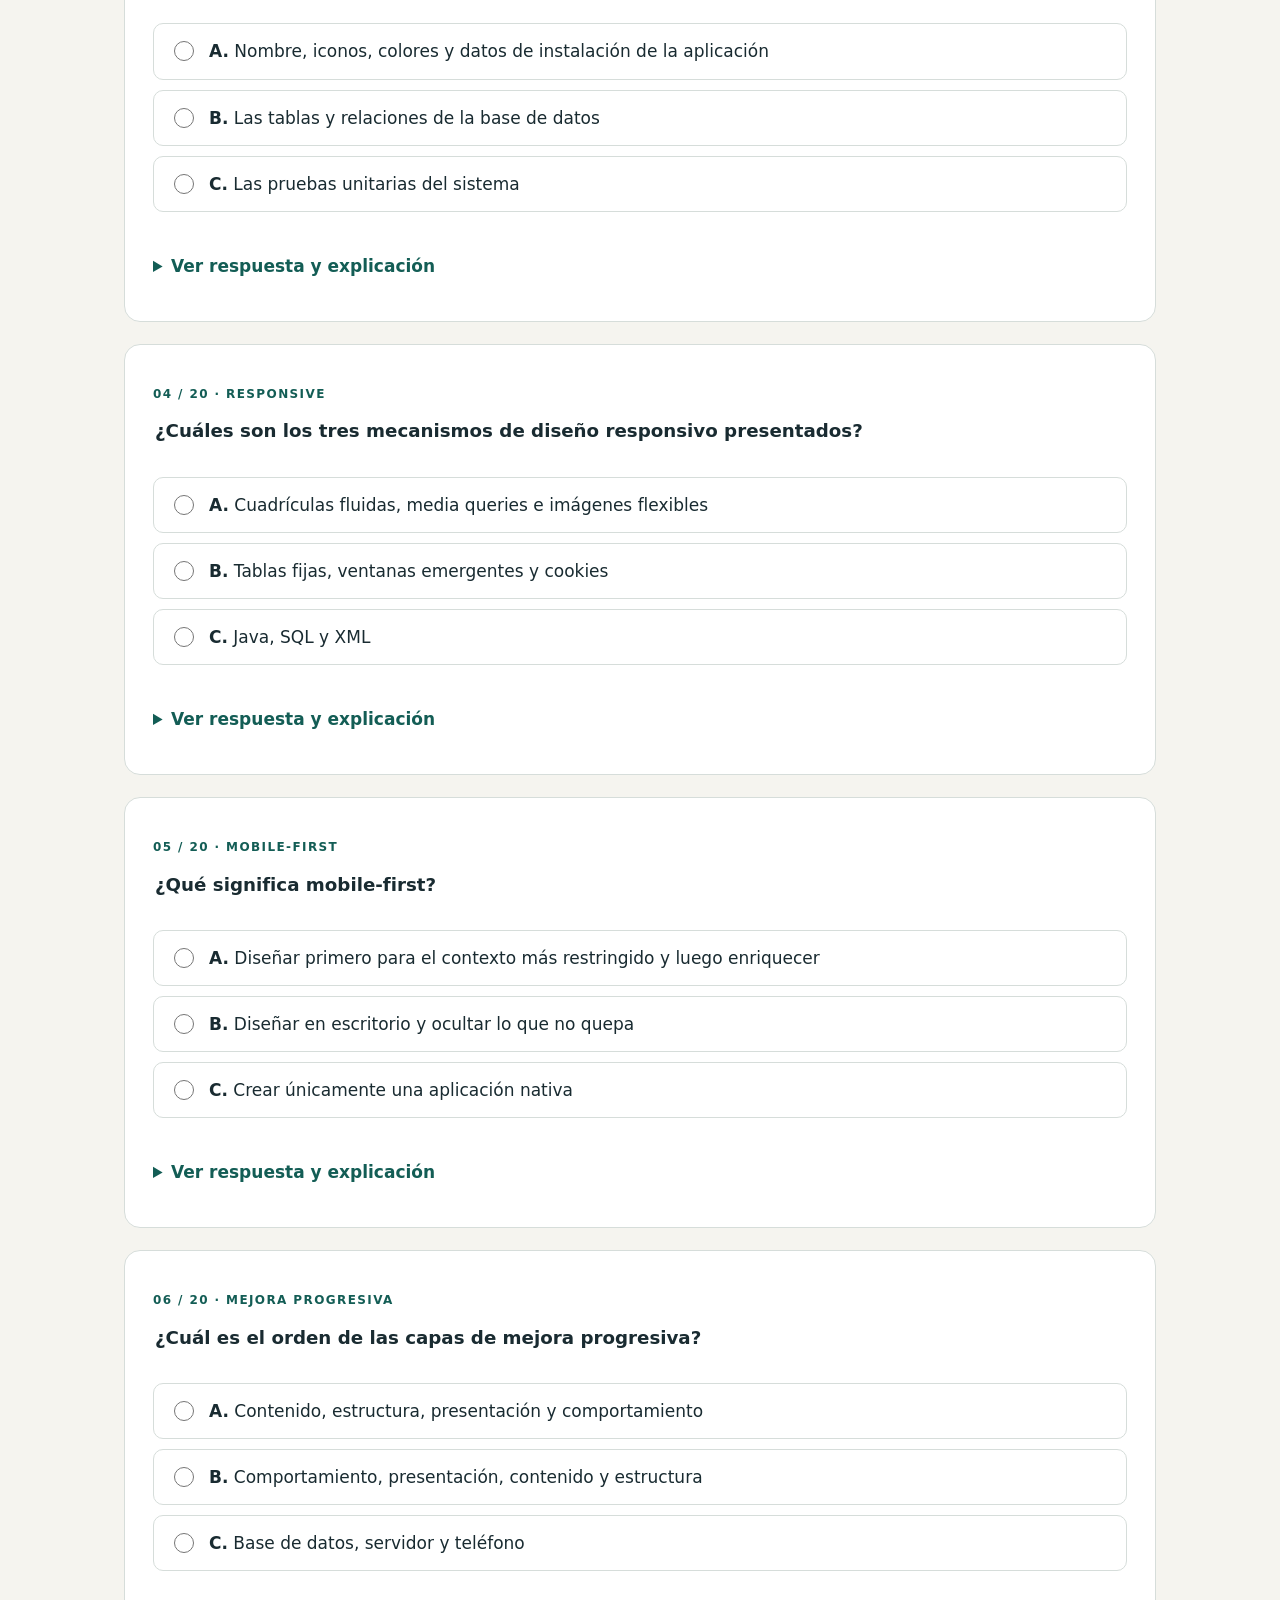
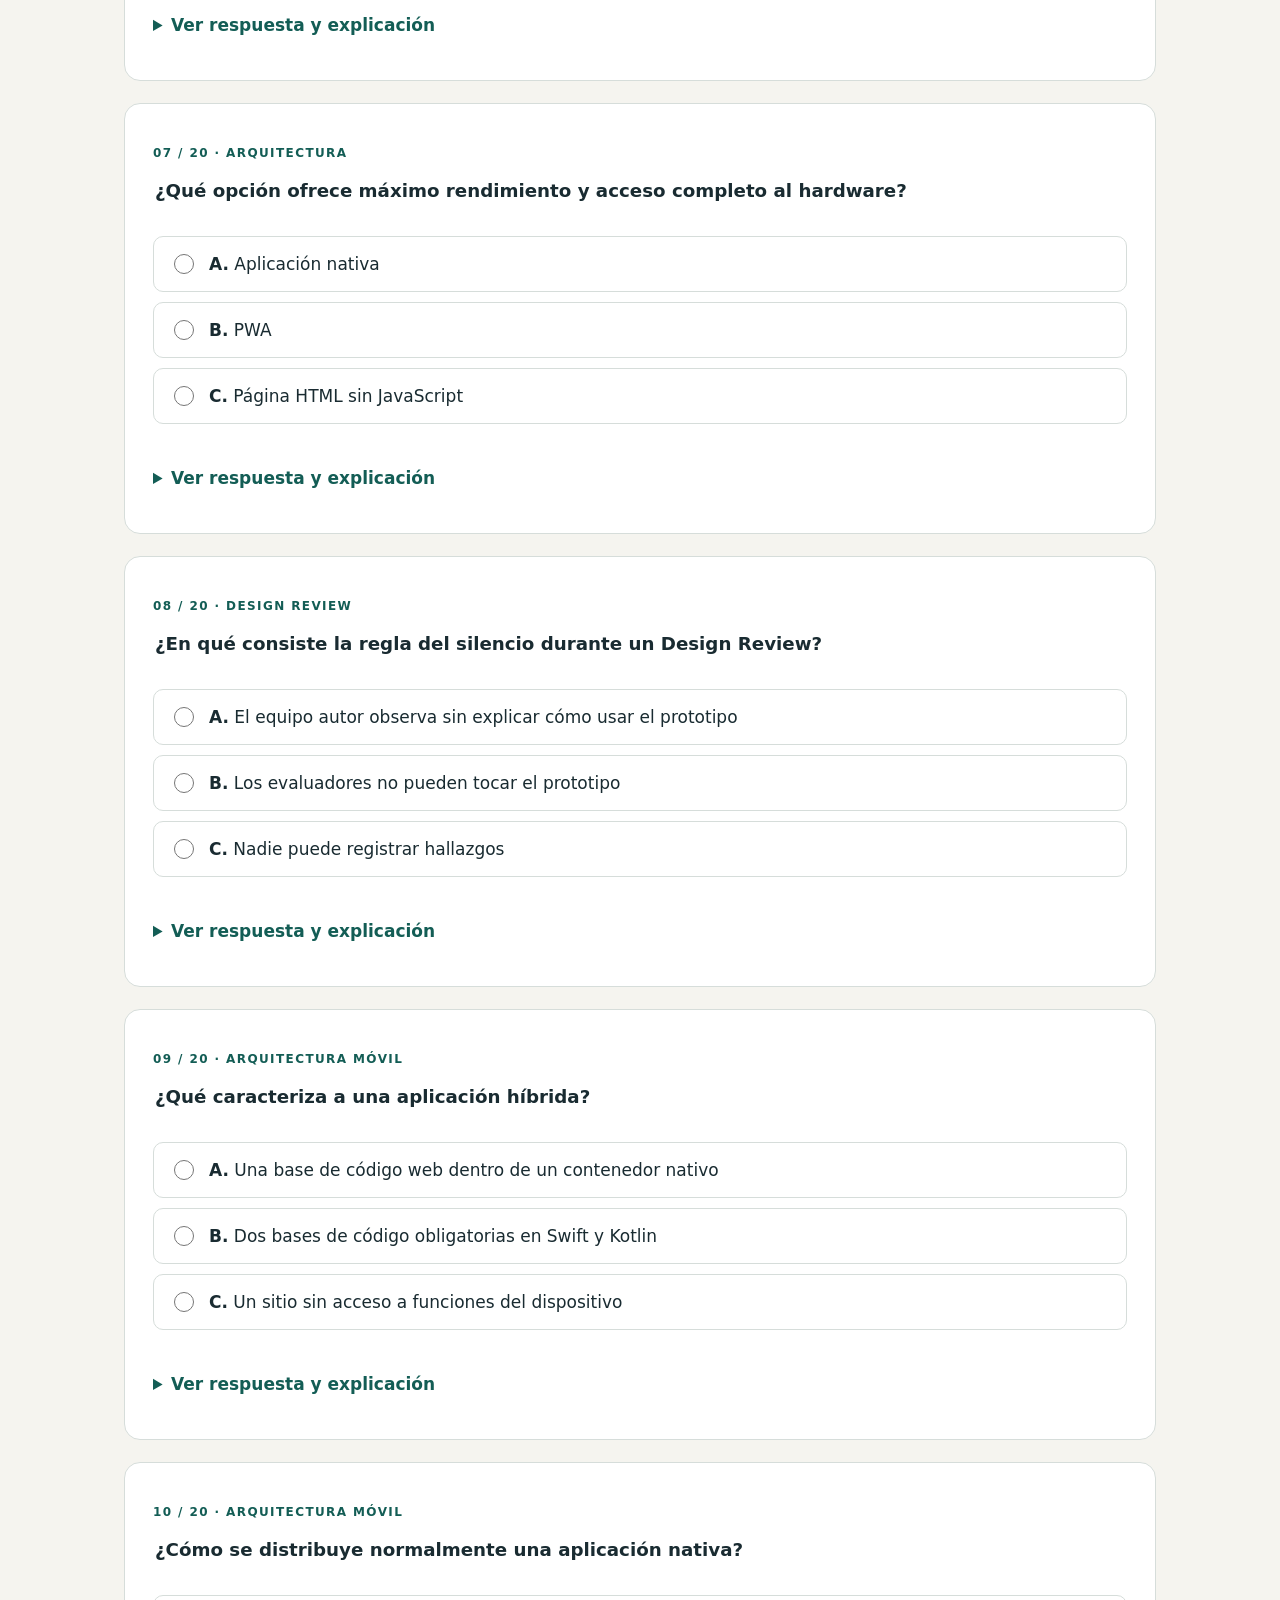
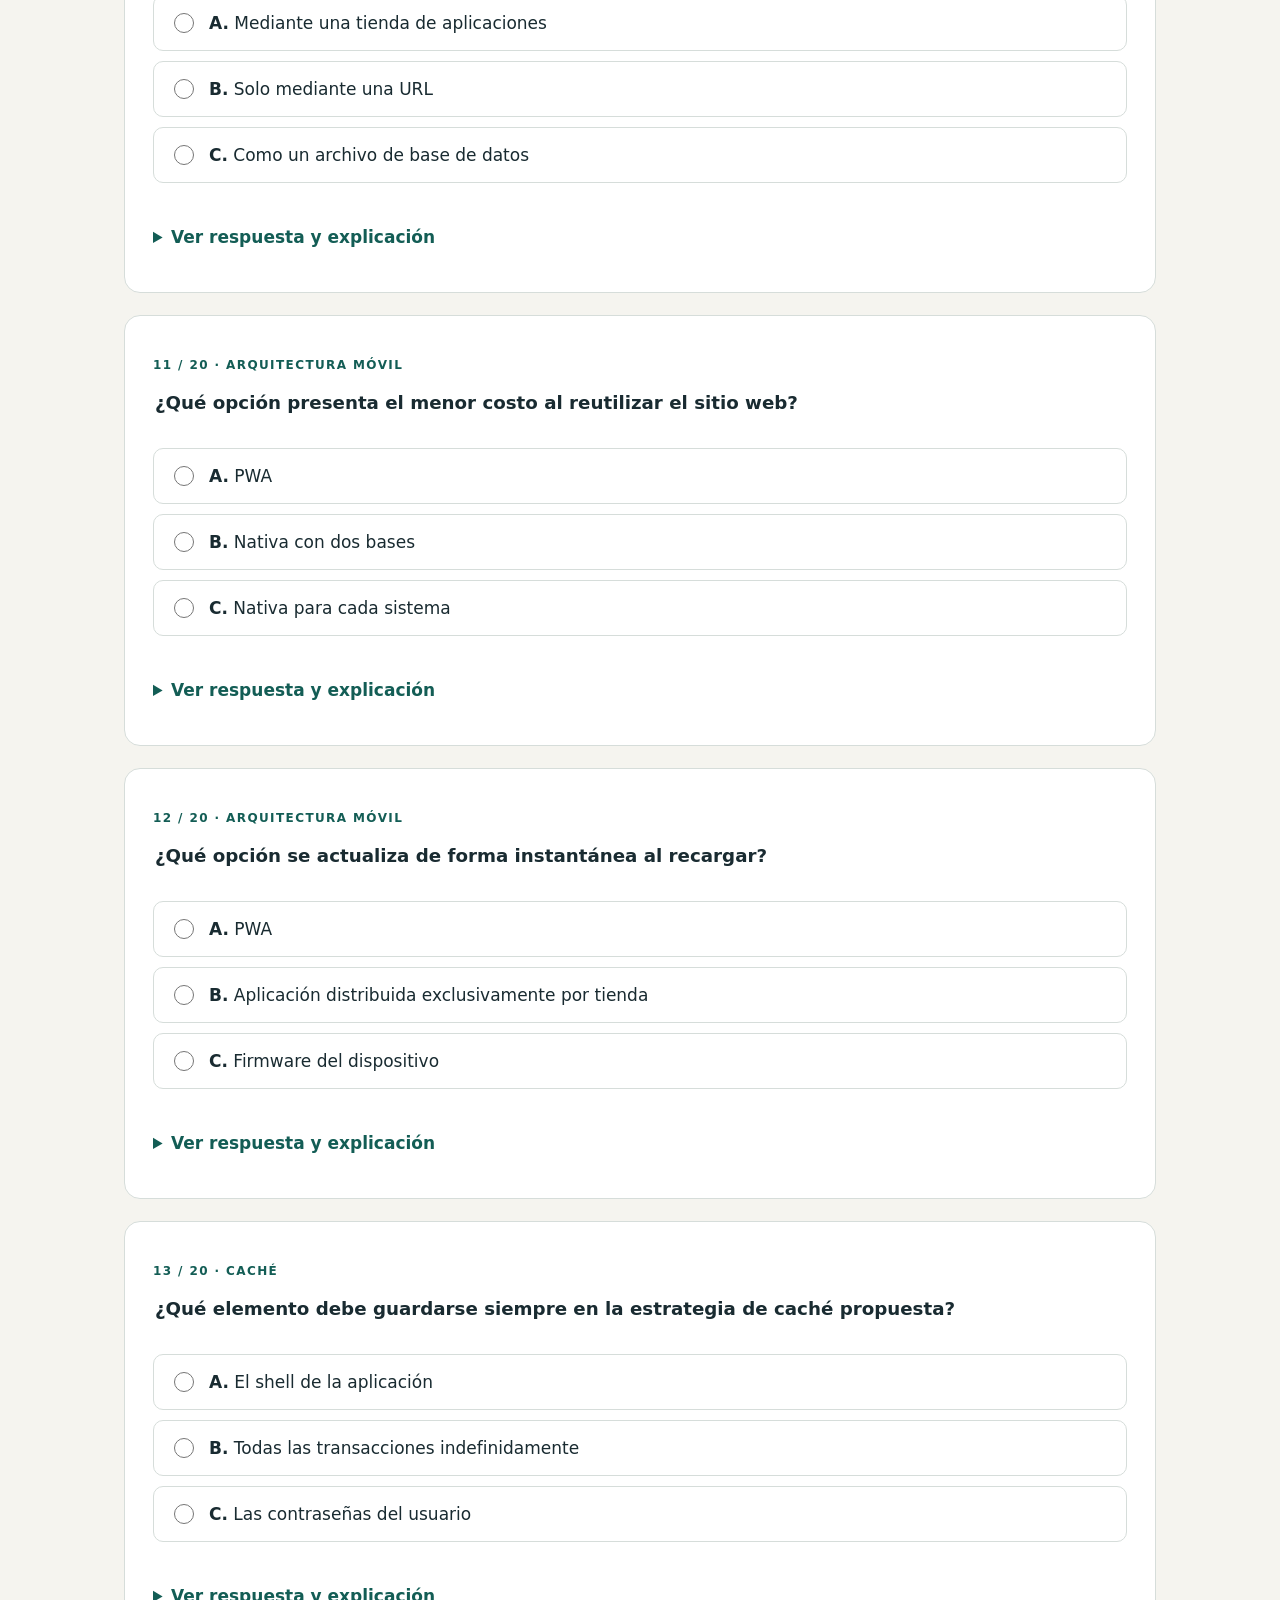
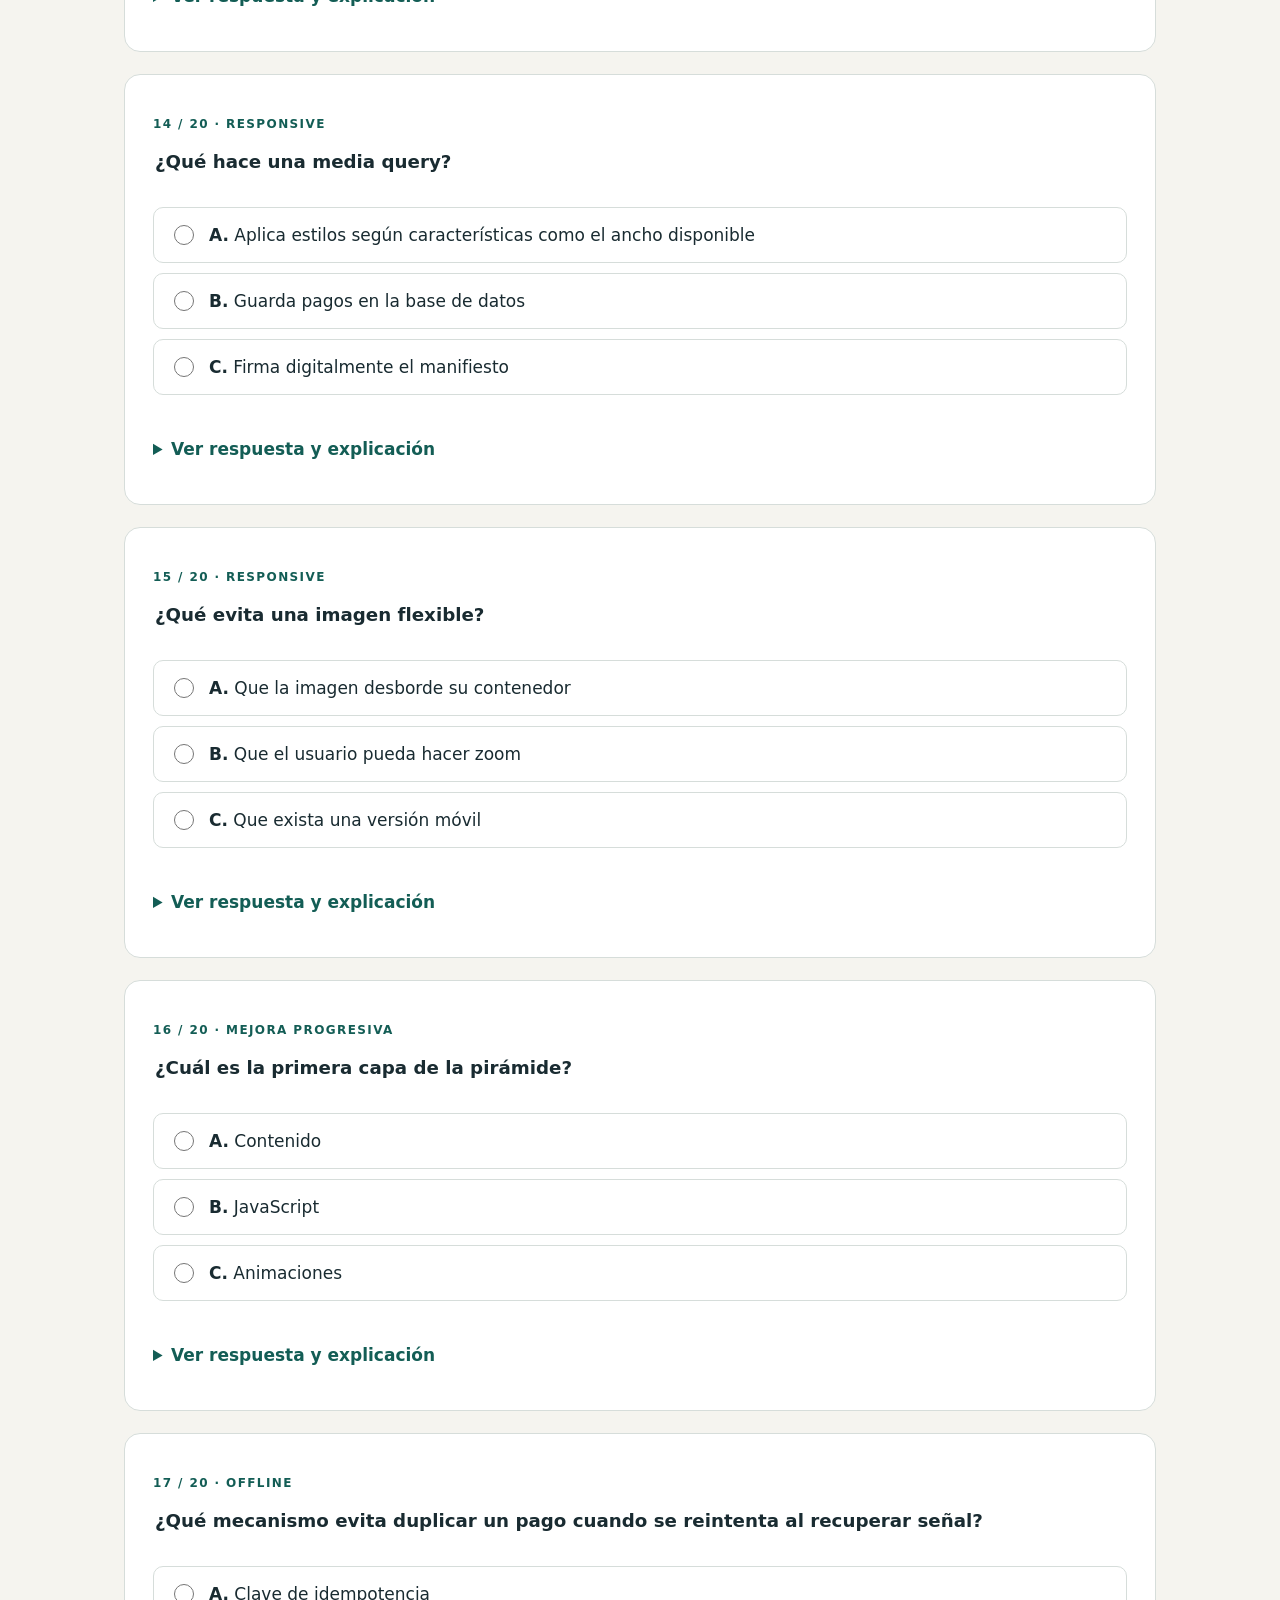
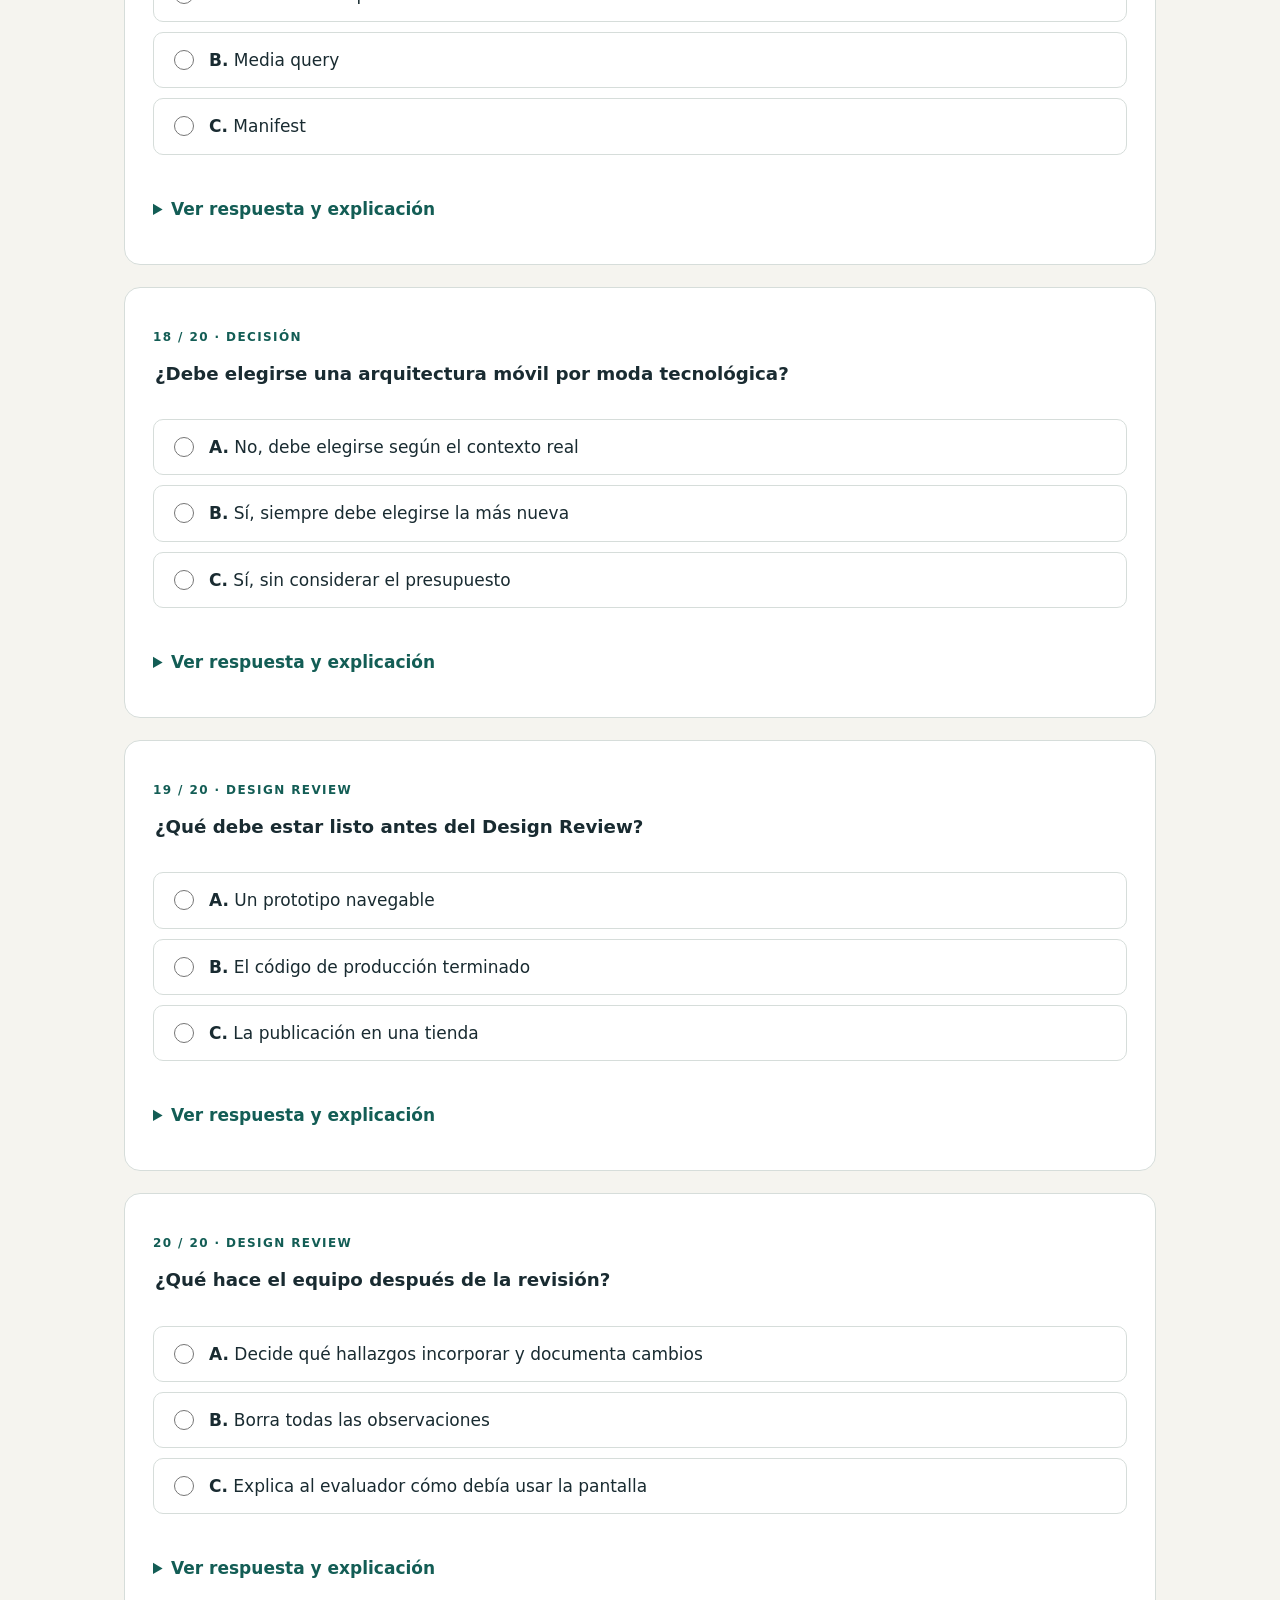
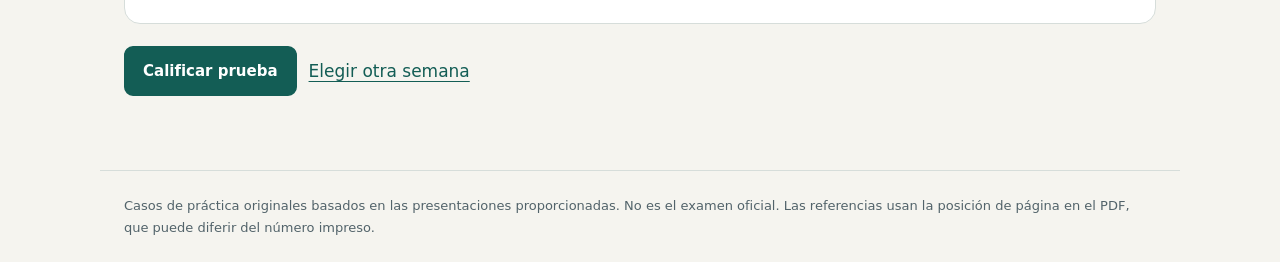
<file: analisis-de-sistema/preguntas-directas-semana-9.html>
<!doctype html>
<html lang="es"><head><meta charset="utf-8"><meta name="viewport" content="width=device-width,initial-scale=1"><title>Preguntas directas: movilidad y web · Análisis de Sistemas II</title><meta name="description" content="Preguntas de práctica con casos, datos clave y respuestas explicadas basadas en las presentaciones del curso."><link rel="canonical" href="https://cherreragt.github.io/analisis-de-sistemas/analisis-de-sistema/preguntas-directas-semana-9.html"><meta property="og:type" content="website"><meta property="og:locale" content="es_GT"><meta property="og:site_name" content="Análisis de Sistemas II"><meta property="og:title" content="Preguntas directas: movilidad y web | Análisis de Sistemas II"><meta property="og:description" content="Preguntas de práctica con casos, datos clave y respuestas explicadas basadas en las presentaciones del curso."><meta property="og:url" content="https://cherreragt.github.io/analisis-de-sistemas/analisis-de-sistema/preguntas-directas-semana-9.html"><meta name="twitter:card" content="summary"><meta name="twitter:title" content="Preguntas directas: movilidad y web | Análisis de Sistemas II"><meta name="twitter:description" content="Preguntas de práctica con casos, datos clave y respuestas explicadas basadas en las presentaciones del curso."><link rel="icon" href="favicon.svg" type="image/svg+xml"><link rel="stylesheet" href="estilos.css"><script src="examen.js" defer></script></head>
<body><a class="saltar" href="#contenido">Saltar al contenido</a><header><div class="marca"><span class="logo" aria-hidden="true">AS</span><div>ANÁLISIS DE SISTEMAS II<small>Cuaderno de práctica · Módulo II</small></div></div><nav aria-label="Exámenes y guías"><a href="index.html" >Inicio</a><a href="semana-5.html" >Semana 5</a><a href="semana-6.html" >Semana 6</a><a href="semana-7.html" >Semana 7</a><a href="semana-8.html" >Semana 8</a><a href="semana-9.html" >Semana 9</a><a href="preguntas-directas.html" aria-current="page">Preguntas directas</a><a href="refactorizacion.html" >Taller de código</a><a href="nielsen-wcag-pour.html" >Guía Nielsen y WCAG</a></nav></header><main id="contenido"><div class="encabezado"><p class="etiqueta">PREGUNTAS DIRECTAS · SEMANA 9</p><h1>movilidad y web</h1><p>Responde 20 preguntas conceptuales. Cada una tiene tres opciones y una sola respuesta correcta. La nota se calcula como aciertos ÷ 20 × 15.</p></div><form id="examen"><div class="barra"><p id="avance" role="status">0 de 20 respondidas</p><button type="submit">Calificar prueba</button><button type="button" class="secundario" id="reiniciar">Reiniciar</button></div><section id="nota-final" class="nota" tabindex="-1" hidden aria-label="Resultado de la prueba"></section><article class="pregunta" data-correcta="0"><p class="etiqueta">01 / 20 · PWA</p><fieldset><legend>¿Qué es una PWA?</legend><label class="opcion"><input type="radio" name="p0" value="0"><span><b>A.</b> Una aplicación web instalable con capacidades como trabajo sin conexión</span></label><label class="opcion"><input type="radio" name="p0" value="1"><span><b>B.</b> Una base de datos exclusiva para teléfonos</span></label><label class="opcion"><input type="radio" name="p0" value="2"><span><b>C.</b> Un lenguaje de programación móvil</span></label></fieldset><p class="resultado-item" aria-live="polite"></p><details class="solucion"><summary>Ver respuesta y explicación</summary><div class="explicacion"><p><strong>Respuesta A: Una aplicación web instalable con capacidades como trabajo sin conexión</strong></p><p>Una Progressive Web App es una aplicación web que puede instalarse y utilizar capacidades de la plataforma web.</p><p class="fuente">Base: Semana9_Presentacion.pdf · páginas 5, 7 del archivo PDF.</p></div></details></article><article class="pregunta" data-correcta="0"><p class="etiqueta">02 / 20 · Service Worker</p><fieldset><legend>¿Cuál es la función principal de un Service Worker?</legend><label class="opcion"><input type="radio" name="p1" value="0"><span><b>A.</b> Interceptar solicitudes y aplicar estrategias de caché</span></label><label class="opcion"><input type="radio" name="p1" value="1"><span><b>B.</b> Definir los colores de la aplicación</span></label><label class="opcion"><input type="radio" name="p1" value="2"><span><b>C.</b> Calcular automáticamente intereses</span></label></fieldset><p class="resultado-item" aria-live="polite"></p><details class="solucion"><summary>Ver respuesta y explicación</summary><div class="explicacion"><p><strong>Respuesta A: Interceptar solicitudes y aplicar estrategias de caché</strong></p><p>El Service Worker actúa entre la aplicación y la red y permite servir recursos almacenados.</p><p class="fuente">Base: Semana9_Presentacion.pdf · página 7 del archivo PDF.</p></div></details></article><article class="pregunta" data-correcta="0"><p class="etiqueta">03 / 20 · Manifest</p><fieldset><legend>¿Qué información declara el manifest.json?</legend><label class="opcion"><input type="radio" name="p2" value="0"><span><b>A.</b> Nombre, iconos, colores y datos de instalación de la aplicación</span></label><label class="opcion"><input type="radio" name="p2" value="1"><span><b>B.</b> Las tablas y relaciones de la base de datos</span></label><label class="opcion"><input type="radio" name="p2" value="2"><span><b>C.</b> Las pruebas unitarias del sistema</span></label></fieldset><p class="resultado-item" aria-live="polite"></p><details class="solucion"><summary>Ver respuesta y explicación</summary><div class="explicacion"><p><strong>Respuesta A: Nombre, iconos, colores y datos de instalación de la aplicación</strong></p><p>El manifiesto aporta la identidad necesaria para que la PWA pueda presentarse e instalarse como aplicación.</p><p class="fuente">Base: Semana9_Presentacion.pdf · página 7 del archivo PDF.</p></div></details></article><article class="pregunta" data-correcta="0"><p class="etiqueta">04 / 20 · Responsive</p><fieldset><legend>¿Cuáles son los tres mecanismos de diseño responsivo presentados?</legend><label class="opcion"><input type="radio" name="p3" value="0"><span><b>A.</b> Cuadrículas fluidas, media queries e imágenes flexibles</span></label><label class="opcion"><input type="radio" name="p3" value="1"><span><b>B.</b> Tablas fijas, ventanas emergentes y cookies</span></label><label class="opcion"><input type="radio" name="p3" value="2"><span><b>C.</b> Java, SQL y XML</span></label></fieldset><p class="resultado-item" aria-live="polite"></p><details class="solucion"><summary>Ver respuesta y explicación</summary><div class="explicacion"><p><strong>Respuesta A: Cuadrículas fluidas, media queries e imágenes flexibles</strong></p><p>Estos mecanismos permiten que el contenido se adapte al espacio disponible sin desbordarse.</p><p class="fuente">Base: Semana9_Presentacion.pdf · página 8 del archivo PDF.</p></div></details></article><article class="pregunta" data-correcta="0"><p class="etiqueta">05 / 20 · Mobile-first</p><fieldset><legend>¿Qué significa mobile-first?</legend><label class="opcion"><input type="radio" name="p4" value="0"><span><b>A.</b> Diseñar primero para el contexto más restringido y luego enriquecer</span></label><label class="opcion"><input type="radio" name="p4" value="1"><span><b>B.</b> Diseñar en escritorio y ocultar lo que no quepa</span></label><label class="opcion"><input type="radio" name="p4" value="2"><span><b>C.</b> Crear únicamente una aplicación nativa</span></label></fieldset><p class="resultado-item" aria-live="polite"></p><details class="solucion"><summary>Ver respuesta y explicación</summary><div class="explicacion"><p><strong>Respuesta A: Diseñar primero para el contexto más restringido y luego enriquecer</strong></p><p>Mobile-first obliga a priorizar lo esencial para pantallas pequeñas, una mano y conexiones limitadas.</p><p class="fuente">Base: Semana9_Presentacion.pdf · página 9 del archivo PDF.</p></div></details></article><article class="pregunta" data-correcta="0"><p class="etiqueta">06 / 20 · Mejora progresiva</p><fieldset><legend>¿Cuál es el orden de las capas de mejora progresiva?</legend><label class="opcion"><input type="radio" name="p5" value="0"><span><b>A.</b> Contenido, estructura, presentación y comportamiento</span></label><label class="opcion"><input type="radio" name="p5" value="1"><span><b>B.</b> Comportamiento, presentación, contenido y estructura</span></label><label class="opcion"><input type="radio" name="p5" value="2"><span><b>C.</b> Base de datos, servidor y teléfono</span></label></fieldset><p class="resultado-item" aria-live="polite"></p><details class="solucion"><summary>Ver respuesta y explicación</summary><div class="explicacion"><p><strong>Respuesta A: Contenido, estructura, presentación y comportamiento</strong></p><p>Cada capa mejora la anterior sin hacer que la información esencial dependa totalmente de capas superiores.</p><p class="fuente">Base: Semana9_Presentacion.pdf · página 10 del archivo PDF.</p></div></details></article><article class="pregunta" data-correcta="0"><p class="etiqueta">07 / 20 · Arquitectura</p><fieldset><legend>¿Qué opción ofrece máximo rendimiento y acceso completo al hardware?</legend><label class="opcion"><input type="radio" name="p6" value="0"><span><b>A.</b> Aplicación nativa</span></label><label class="opcion"><input type="radio" name="p6" value="1"><span><b>B.</b> PWA</span></label><label class="opcion"><input type="radio" name="p6" value="2"><span><b>C.</b> Página HTML sin JavaScript</span></label></fieldset><p class="resultado-item" aria-live="polite"></p><details class="solucion"><summary>Ver respuesta y explicación</summary><div class="explicacion"><p><strong>Respuesta A: Aplicación nativa</strong></p><p>La aplicación nativa se desarrolla para el sistema operativo y ofrece acceso completo a sus capacidades.</p><p class="fuente">Base: Semana9_Presentacion.pdf · páginas 5, 6 del archivo PDF.</p></div></details></article><article class="pregunta" data-correcta="0"><p class="etiqueta">08 / 20 · Design Review</p><fieldset><legend>¿En qué consiste la regla del silencio durante un Design Review?</legend><label class="opcion"><input type="radio" name="p7" value="0"><span><b>A.</b> El equipo autor observa sin explicar cómo usar el prototipo</span></label><label class="opcion"><input type="radio" name="p7" value="1"><span><b>B.</b> Los evaluadores no pueden tocar el prototipo</span></label><label class="opcion"><input type="radio" name="p7" value="2"><span><b>C.</b> Nadie puede registrar hallazgos</span></label></fieldset><p class="resultado-item" aria-live="polite"></p><details class="solucion"><summary>Ver respuesta y explicación</summary><div class="explicacion"><p><strong>Respuesta A: El equipo autor observa sin explicar cómo usar el prototipo</strong></p><p>El silencio permite observar dónde se atasca una persona sin que el autor compense las fallas con explicaciones.</p><p class="fuente">Base: Semana9_Presentacion.pdf · páginas 17, 18 del archivo PDF.</p></div></details></article><article class="pregunta" data-correcta="0"><p class="etiqueta">09 / 20 · Arquitectura móvil</p><fieldset><legend>¿Qué caracteriza a una aplicación híbrida?</legend><label class="opcion"><input type="radio" name="p8" value="0"><span><b>A.</b> Una base de código web dentro de un contenedor nativo</span></label><label class="opcion"><input type="radio" name="p8" value="1"><span><b>B.</b> Dos bases de código obligatorias en Swift y Kotlin</span></label><label class="opcion"><input type="radio" name="p8" value="2"><span><b>C.</b> Un sitio sin acceso a funciones del dispositivo</span></label></fieldset><p class="resultado-item" aria-live="polite"></p><details class="solucion"><summary>Ver respuesta y explicación</summary><div class="explicacion"><p><strong>Respuesta A: Una base de código web dentro de un contenedor nativo</strong></p><p>La opción híbrida comparte una base de código y accede a capacidades nativas mediante plugins.</p><p class="fuente">Base: Semana9_Presentacion.pdf · página 5 del archivo PDF.</p></div></details></article><article class="pregunta" data-correcta="0"><p class="etiqueta">10 / 20 · Arquitectura móvil</p><fieldset><legend>¿Cómo se distribuye normalmente una aplicación nativa?</legend><label class="opcion"><input type="radio" name="p9" value="0"><span><b>A.</b> Mediante una tienda de aplicaciones</span></label><label class="opcion"><input type="radio" name="p9" value="1"><span><b>B.</b> Solo mediante una URL</span></label><label class="opcion"><input type="radio" name="p9" value="2"><span><b>C.</b> Como un archivo de base de datos</span></label></fieldset><p class="resultado-item" aria-live="polite"></p><details class="solucion"><summary>Ver respuesta y explicación</summary><div class="explicacion"><p><strong>Respuesta A: Mediante una tienda de aplicaciones</strong></p><p>Las aplicaciones nativas pasan por las tiendas y sus procesos de publicación.</p><p class="fuente">Base: Semana9_Presentacion.pdf · página 6 del archivo PDF.</p></div></details></article><article class="pregunta" data-correcta="0"><p class="etiqueta">11 / 20 · Arquitectura móvil</p><fieldset><legend>¿Qué opción presenta el menor costo al reutilizar el sitio web?</legend><label class="opcion"><input type="radio" name="p10" value="0"><span><b>A.</b> PWA</span></label><label class="opcion"><input type="radio" name="p10" value="1"><span><b>B.</b> Nativa con dos bases</span></label><label class="opcion"><input type="radio" name="p10" value="2"><span><b>C.</b> Nativa para cada sistema</span></label></fieldset><p class="resultado-item" aria-live="polite"></p><details class="solucion"><summary>Ver respuesta y explicación</summary><div class="explicacion"><p><strong>Respuesta A: PWA</strong></p><p>La PWA puede reutilizar tecnologías y recursos web, reduciendo el costo de desarrollo.</p><p class="fuente">Base: Semana9_Presentacion.pdf · página 6 del archivo PDF.</p></div></details></article><article class="pregunta" data-correcta="0"><p class="etiqueta">12 / 20 · Arquitectura móvil</p><fieldset><legend>¿Qué opción se actualiza de forma instantánea al recargar?</legend><label class="opcion"><input type="radio" name="p11" value="0"><span><b>A.</b> PWA</span></label><label class="opcion"><input type="radio" name="p11" value="1"><span><b>B.</b> Aplicación distribuida exclusivamente por tienda</span></label><label class="opcion"><input type="radio" name="p11" value="2"><span><b>C.</b> Firmware del dispositivo</span></label></fieldset><p class="resultado-item" aria-live="polite"></p><details class="solucion"><summary>Ver respuesta y explicación</summary><div class="explicacion"><p><strong>Respuesta A: PWA</strong></p><p>La PWA evita la revisión de una tienda para cada actualización web.</p><p class="fuente">Base: Semana9_Presentacion.pdf · página 6 del archivo PDF.</p></div></details></article><article class="pregunta" data-correcta="0"><p class="etiqueta">13 / 20 · Caché</p><fieldset><legend>¿Qué elemento debe guardarse siempre en la estrategia de caché propuesta?</legend><label class="opcion"><input type="radio" name="p12" value="0"><span><b>A.</b> El shell de la aplicación</span></label><label class="opcion"><input type="radio" name="p12" value="1"><span><b>B.</b> Todas las transacciones indefinidamente</span></label><label class="opcion"><input type="radio" name="p12" value="2"><span><b>C.</b> Las contraseñas del usuario</span></label></fieldset><p class="resultado-item" aria-live="polite"></p><details class="solucion"><summary>Ver respuesta y explicación</summary><div class="explicacion"><p><strong>Respuesta A: El shell de la aplicación</strong></p><p>El shell contiene los recursos mínimos necesarios para abrir y utilizar la interfaz básica.</p><p class="fuente">Base: Semana9_Presentacion.pdf · página 7 del archivo PDF.</p></div></details></article><article class="pregunta" data-correcta="0"><p class="etiqueta">14 / 20 · Responsive</p><fieldset><legend>¿Qué hace una media query?</legend><label class="opcion"><input type="radio" name="p13" value="0"><span><b>A.</b> Aplica estilos según características como el ancho disponible</span></label><label class="opcion"><input type="radio" name="p13" value="1"><span><b>B.</b> Guarda pagos en la base de datos</span></label><label class="opcion"><input type="radio" name="p13" value="2"><span><b>C.</b> Firma digitalmente el manifiesto</span></label></fieldset><p class="resultado-item" aria-live="polite"></p><details class="solucion"><summary>Ver respuesta y explicación</summary><div class="explicacion"><p><strong>Respuesta A: Aplica estilos según características como el ancho disponible</strong></p><p>Las media queries permiten cambiar la presentación en distintos tamaños de pantalla.</p><p class="fuente">Base: Semana9_Presentacion.pdf · página 8 del archivo PDF.</p></div></details></article><article class="pregunta" data-correcta="0"><p class="etiqueta">15 / 20 · Responsive</p><fieldset><legend>¿Qué evita una imagen flexible?</legend><label class="opcion"><input type="radio" name="p14" value="0"><span><b>A.</b> Que la imagen desborde su contenedor</span></label><label class="opcion"><input type="radio" name="p14" value="1"><span><b>B.</b> Que el usuario pueda hacer zoom</span></label><label class="opcion"><input type="radio" name="p14" value="2"><span><b>C.</b> Que exista una versión móvil</span></label></fieldset><p class="resultado-item" aria-live="polite"></p><details class="solucion"><summary>Ver respuesta y explicación</summary><div class="explicacion"><p><strong>Respuesta A: Que la imagen desborde su contenedor</strong></p><p>Las imágenes flexibles se adaptan al espacio disponible.</p><p class="fuente">Base: Semana9_Presentacion.pdf · página 8 del archivo PDF.</p></div></details></article><article class="pregunta" data-correcta="0"><p class="etiqueta">16 / 20 · Mejora progresiva</p><fieldset><legend>¿Cuál es la primera capa de la pirámide?</legend><label class="opcion"><input type="radio" name="p15" value="0"><span><b>A.</b> Contenido</span></label><label class="opcion"><input type="radio" name="p15" value="1"><span><b>B.</b> JavaScript</span></label><label class="opcion"><input type="radio" name="p15" value="2"><span><b>C.</b> Animaciones</span></label></fieldset><p class="resultado-item" aria-live="polite"></p><details class="solucion"><summary>Ver respuesta y explicación</summary><div class="explicacion"><p><strong>Respuesta A: Contenido</strong></p><p>El contenido esencial debe existir antes de añadir estructura, presentación y comportamiento.</p><p class="fuente">Base: Semana9_Presentacion.pdf · página 10 del archivo PDF.</p></div></details></article><article class="pregunta" data-correcta="0"><p class="etiqueta">17 / 20 · Offline</p><fieldset><legend>¿Qué mecanismo evita duplicar un pago cuando se reintenta al recuperar señal?</legend><label class="opcion"><input type="radio" name="p16" value="0"><span><b>A.</b> Clave de idempotencia</span></label><label class="opcion"><input type="radio" name="p16" value="1"><span><b>B.</b> Media query</span></label><label class="opcion"><input type="radio" name="p16" value="2"><span><b>C.</b> Manifest</span></label></fieldset><p class="resultado-item" aria-live="polite"></p><details class="solucion"><summary>Ver respuesta y explicación</summary><div class="explicacion"><p><strong>Respuesta A: Clave de idempotencia</strong></p><p>La cola offline debe conservar una clave de idempotencia para que el servidor reconozca el mismo intento.</p><p class="fuente">Base: Semana9_Presentacion.pdf · página 13 del archivo PDF.</p></div></details></article><article class="pregunta" data-correcta="0"><p class="etiqueta">18 / 20 · Decisión</p><fieldset><legend>¿Debe elegirse una arquitectura móvil por moda tecnológica?</legend><label class="opcion"><input type="radio" name="p17" value="0"><span><b>A.</b> No, debe elegirse según el contexto real</span></label><label class="opcion"><input type="radio" name="p17" value="1"><span><b>B.</b> Sí, siempre debe elegirse la más nueva</span></label><label class="opcion"><input type="radio" name="p17" value="2"><span><b>C.</b> Sí, sin considerar el presupuesto</span></label></fieldset><p class="resultado-item" aria-live="polite"></p><details class="solucion"><summary>Ver respuesta y explicación</summary><div class="explicacion"><p><strong>Respuesta A: No, debe elegirse según el contexto real</strong></p><p>La presentación propone decidir según conexión, hardware, presupuesto, distribución y equipo.</p><p class="fuente">Base: Semana9_Presentacion.pdf · página 14 del archivo PDF.</p></div></details></article><article class="pregunta" data-correcta="0"><p class="etiqueta">19 / 20 · Design Review</p><fieldset><legend>¿Qué debe estar listo antes del Design Review?</legend><label class="opcion"><input type="radio" name="p18" value="0"><span><b>A.</b> Un prototipo navegable</span></label><label class="opcion"><input type="radio" name="p18" value="1"><span><b>B.</b> El código de producción terminado</span></label><label class="opcion"><input type="radio" name="p18" value="2"><span><b>C.</b> La publicación en una tienda</span></label></fieldset><p class="resultado-item" aria-live="polite"></p><details class="solucion"><summary>Ver respuesta y explicación</summary><div class="explicacion"><p><strong>Respuesta A: Un prototipo navegable</strong></p><p>Antes de la revisión se verifica que el prototipo pueda recorrerse.</p><p class="fuente">Base: Semana9_Presentacion.pdf · página 17 del archivo PDF.</p></div></details></article><article class="pregunta" data-correcta="0"><p class="etiqueta">20 / 20 · Design Review</p><fieldset><legend>¿Qué hace el equipo después de la revisión?</legend><label class="opcion"><input type="radio" name="p19" value="0"><span><b>A.</b> Decide qué hallazgos incorporar y documenta cambios</span></label><label class="opcion"><input type="radio" name="p19" value="1"><span><b>B.</b> Borra todas las observaciones</span></label><label class="opcion"><input type="radio" name="p19" value="2"><span><b>C.</b> Explica al evaluador cómo debía usar la pantalla</span></label></fieldset><p class="resultado-item" aria-live="polite"></p><details class="solucion"><summary>Ver respuesta y explicación</summary><div class="explicacion"><p><strong>Respuesta A: Decide qué hallazgos incorporar y documenta cambios</strong></p><p>Los hallazgos se priorizan y se convierten en correcciones justificadas.</p><p class="fuente">Base: Semana9_Presentacion.pdf · página 17 del archivo PDF.</p></div></details></article><div class="barra"><button type="submit">Calificar prueba</button><a href="preguntas-directas.html">Elegir otra semana</a></div></form></main><footer>Casos de práctica originales basados en las presentaciones proporcionadas. No es el examen oficial. Las referencias usan la posición de página en el PDF, que puede diferir del número impreso.</footer></body></html>
</file>
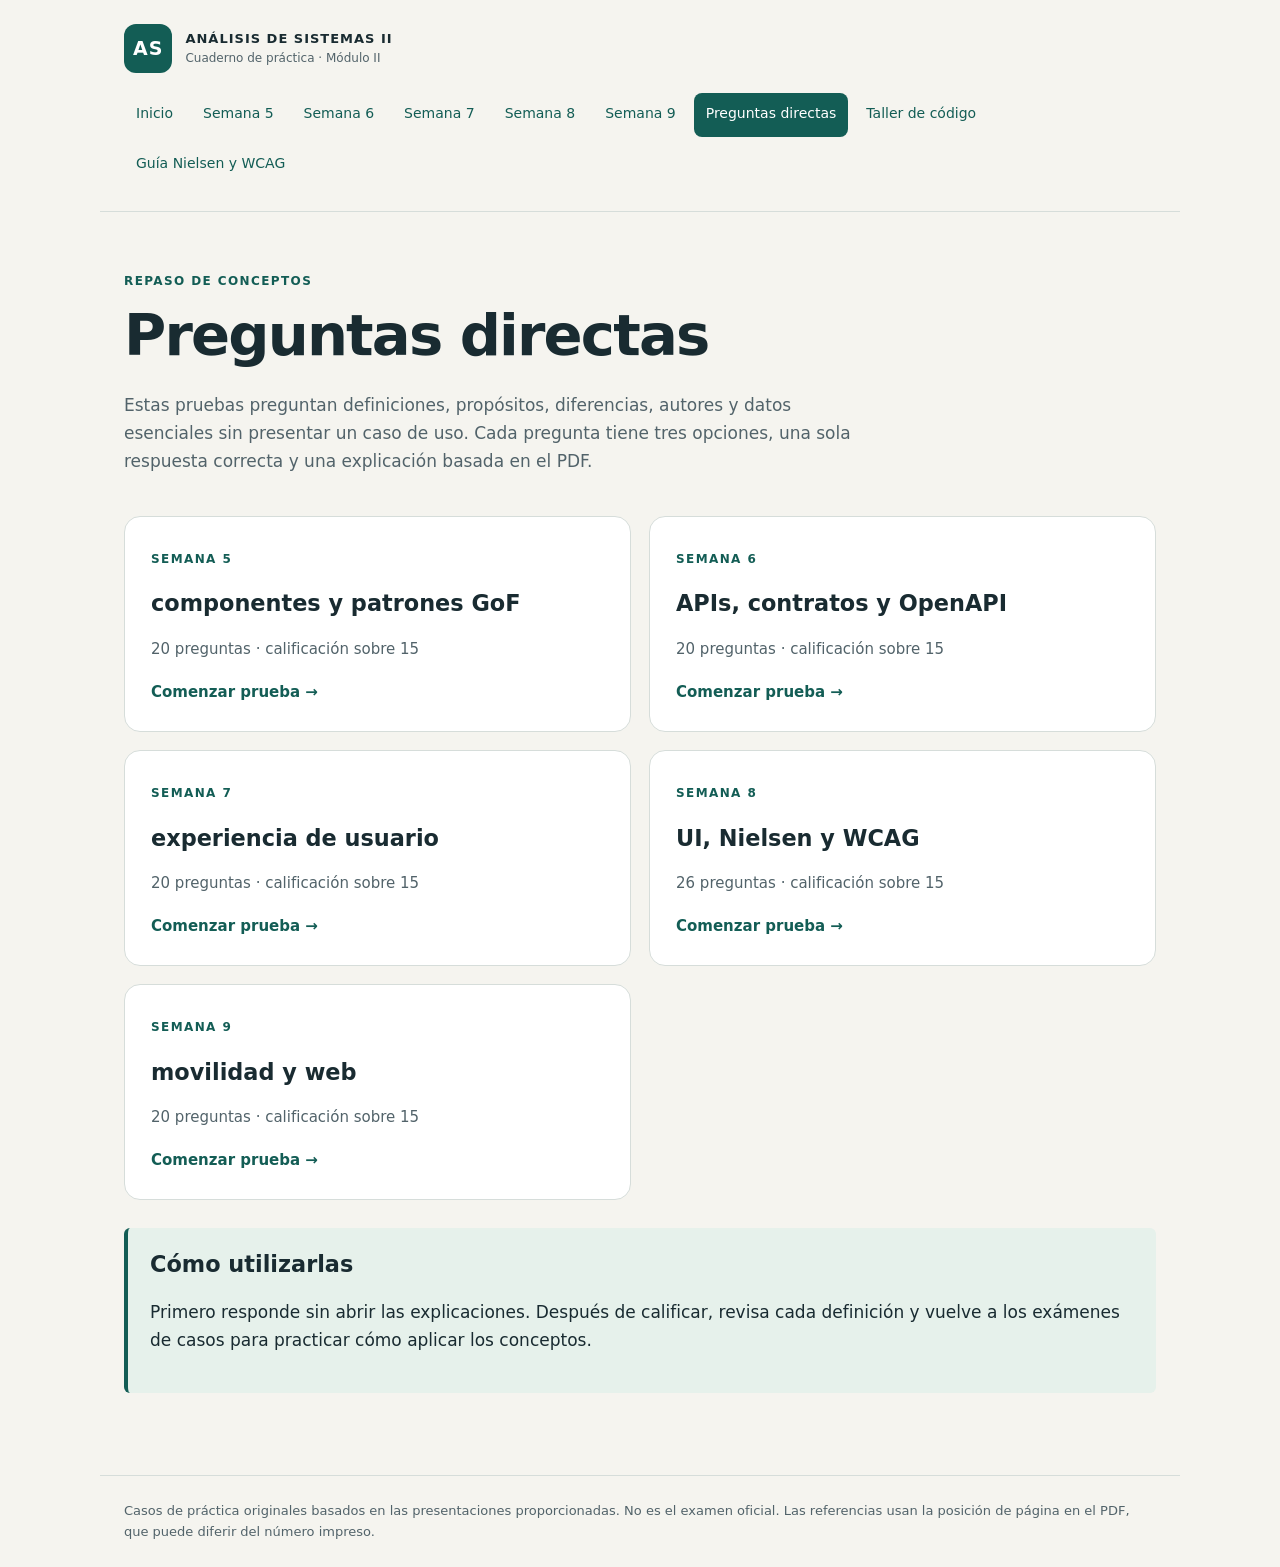
<file: analisis-de-sistema/preguntas-directas.html>
<!doctype html>
<html lang="es"><head><meta charset="utf-8"><meta name="viewport" content="width=device-width,initial-scale=1"><title>Preguntas directas por semana · Análisis de Sistemas II</title><meta name="description" content="Preguntas de práctica con casos, datos clave y respuestas explicadas basadas en las presentaciones del curso."><link rel="canonical" href="https://cherreragt.github.io/analisis-de-sistemas/analisis-de-sistema/preguntas-directas.html"><meta property="og:type" content="website"><meta property="og:locale" content="es_GT"><meta property="og:site_name" content="Análisis de Sistemas II"><meta property="og:title" content="Preguntas directas por semana | Análisis de Sistemas II"><meta property="og:description" content="Preguntas de práctica con casos, datos clave y respuestas explicadas basadas en las presentaciones del curso."><meta property="og:url" content="https://cherreragt.github.io/analisis-de-sistemas/analisis-de-sistema/preguntas-directas.html"><meta name="twitter:card" content="summary"><meta name="twitter:title" content="Preguntas directas por semana | Análisis de Sistemas II"><meta name="twitter:description" content="Preguntas de práctica con casos, datos clave y respuestas explicadas basadas en las presentaciones del curso."><link rel="icon" href="favicon.svg" type="image/svg+xml"><link rel="stylesheet" href="estilos.css"><script src="examen.js" defer></script></head>
<body><a class="saltar" href="#contenido">Saltar al contenido</a><header><div class="marca"><span class="logo" aria-hidden="true">AS</span><div>ANÁLISIS DE SISTEMAS II<small>Cuaderno de práctica · Módulo II</small></div></div><nav aria-label="Exámenes y guías"><a href="index.html" >Inicio</a><a href="semana-5.html" >Semana 5</a><a href="semana-6.html" >Semana 6</a><a href="semana-7.html" >Semana 7</a><a href="semana-8.html" >Semana 8</a><a href="semana-9.html" >Semana 9</a><a href="preguntas-directas.html" aria-current="page">Preguntas directas</a><a href="refactorizacion.html" >Taller de código</a><a href="nielsen-wcag-pour.html" >Guía Nielsen y WCAG</a></nav></header><main id="contenido"><div class="encabezado"><p class="etiqueta">REPASO DE CONCEPTOS</p><h1>Preguntas directas</h1><p>Estas pruebas preguntan definiciones, propósitos, diferencias, autores y datos esenciales sin presentar un caso de uso. Cada pregunta tiene tres opciones, una sola respuesta correcta y una explicación basada en el PDF.</p></div><section class="rejilla"><a class="tarjeta enlace" href="preguntas-directas-semana-5.html"><span class="etiqueta">SEMANA 5</span><h2>componentes y patrones GoF</h2><p>20 preguntas · calificación sobre 15</p><span class="ir">Comenzar prueba →</span></a><a class="tarjeta enlace" href="preguntas-directas-semana-6.html"><span class="etiqueta">SEMANA 6</span><h2>APIs, contratos y OpenAPI</h2><p>20 preguntas · calificación sobre 15</p><span class="ir">Comenzar prueba →</span></a><a class="tarjeta enlace" href="preguntas-directas-semana-7.html"><span class="etiqueta">SEMANA 7</span><h2>experiencia de usuario</h2><p>20 preguntas · calificación sobre 15</p><span class="ir">Comenzar prueba →</span></a><a class="tarjeta enlace" href="preguntas-directas-semana-8.html"><span class="etiqueta">SEMANA 8</span><h2>UI, Nielsen y WCAG</h2><p>26 preguntas · calificación sobre 15</p><span class="ir">Comenzar prueba →</span></a><a class="tarjeta enlace" href="preguntas-directas-semana-9.html"><span class="etiqueta">SEMANA 9</span><h2>movilidad y web</h2><p>20 preguntas · calificación sobre 15</p><span class="ir">Comenzar prueba →</span></a></section><aside class="nota"><h2>Cómo utilizarlas</h2><p>Primero responde sin abrir las explicaciones. Después de calificar, revisa cada definición y vuelve a los exámenes de casos para practicar cómo aplicar los conceptos.</p></aside></main><footer>Casos de práctica originales basados en las presentaciones proporcionadas. No es el examen oficial. Las referencias usan la posición de página en el PDF, que puede diferir del número impreso.</footer></body></html>
</file>
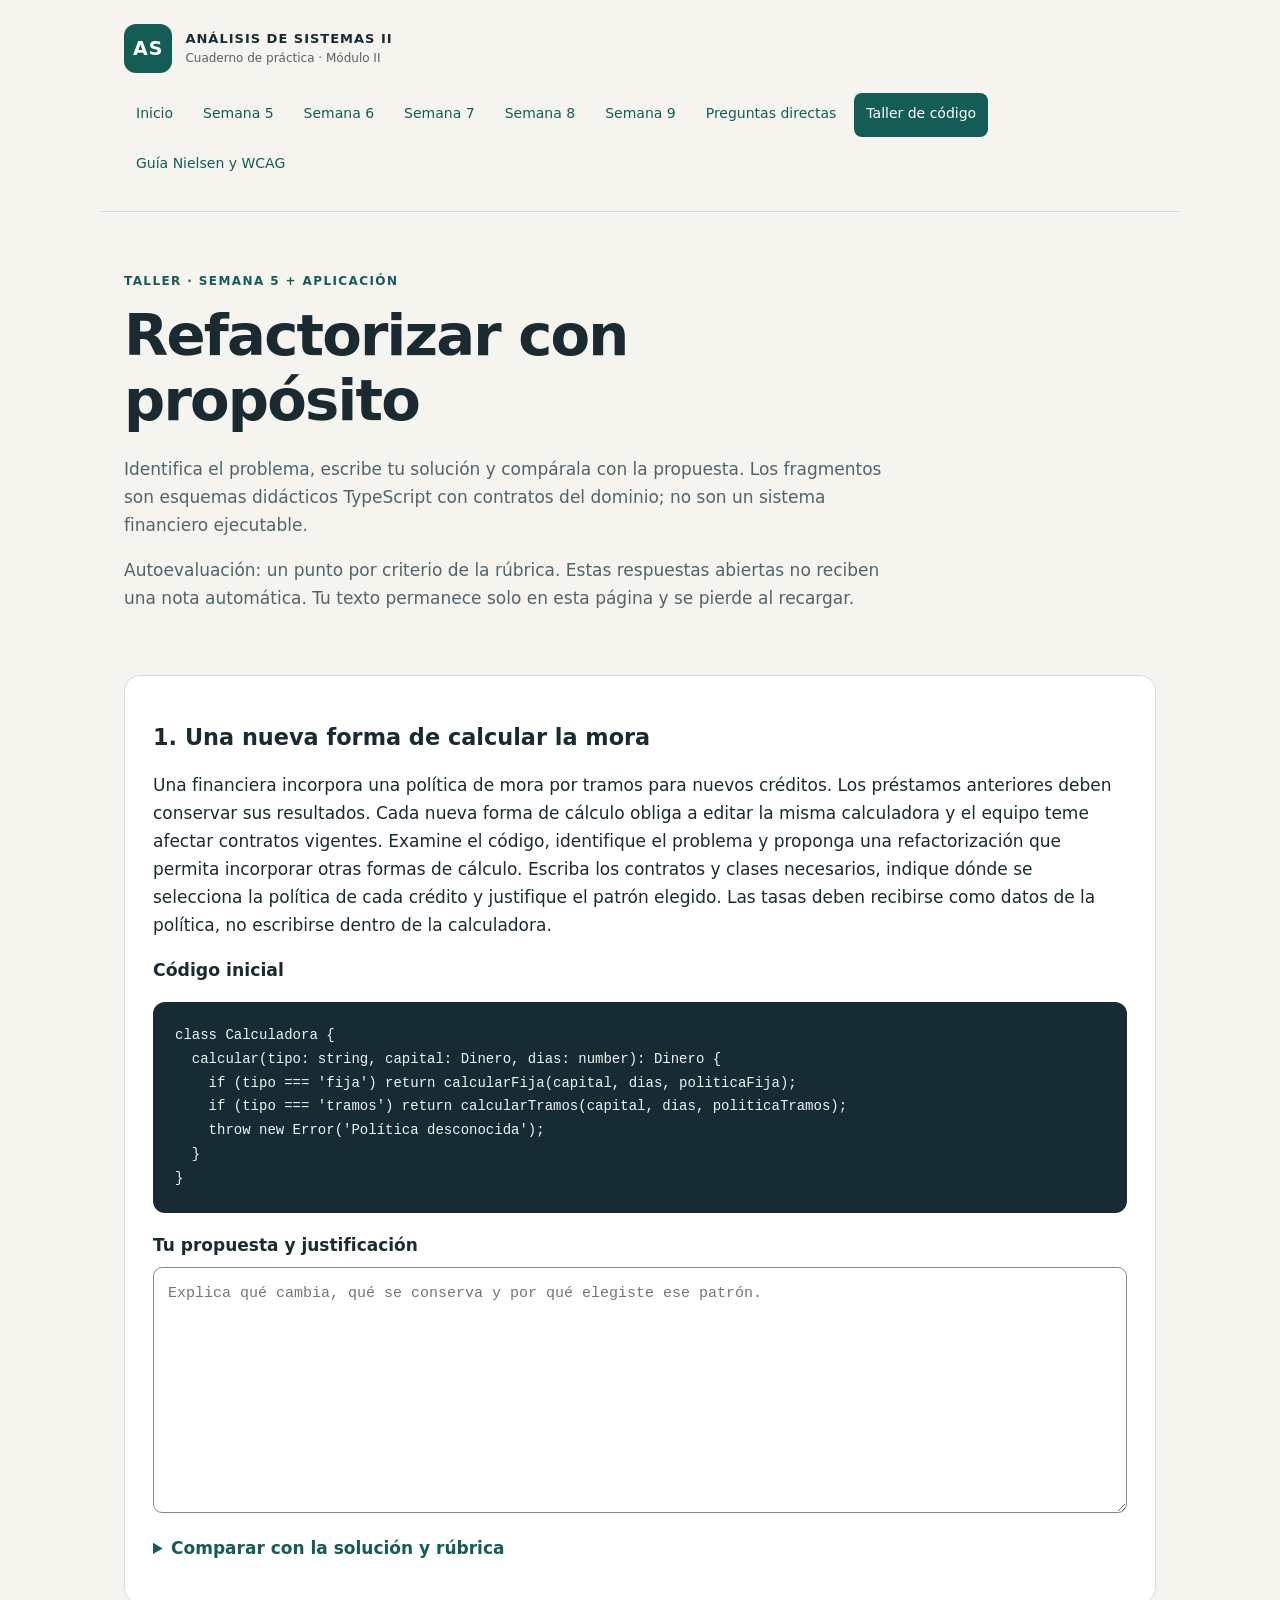
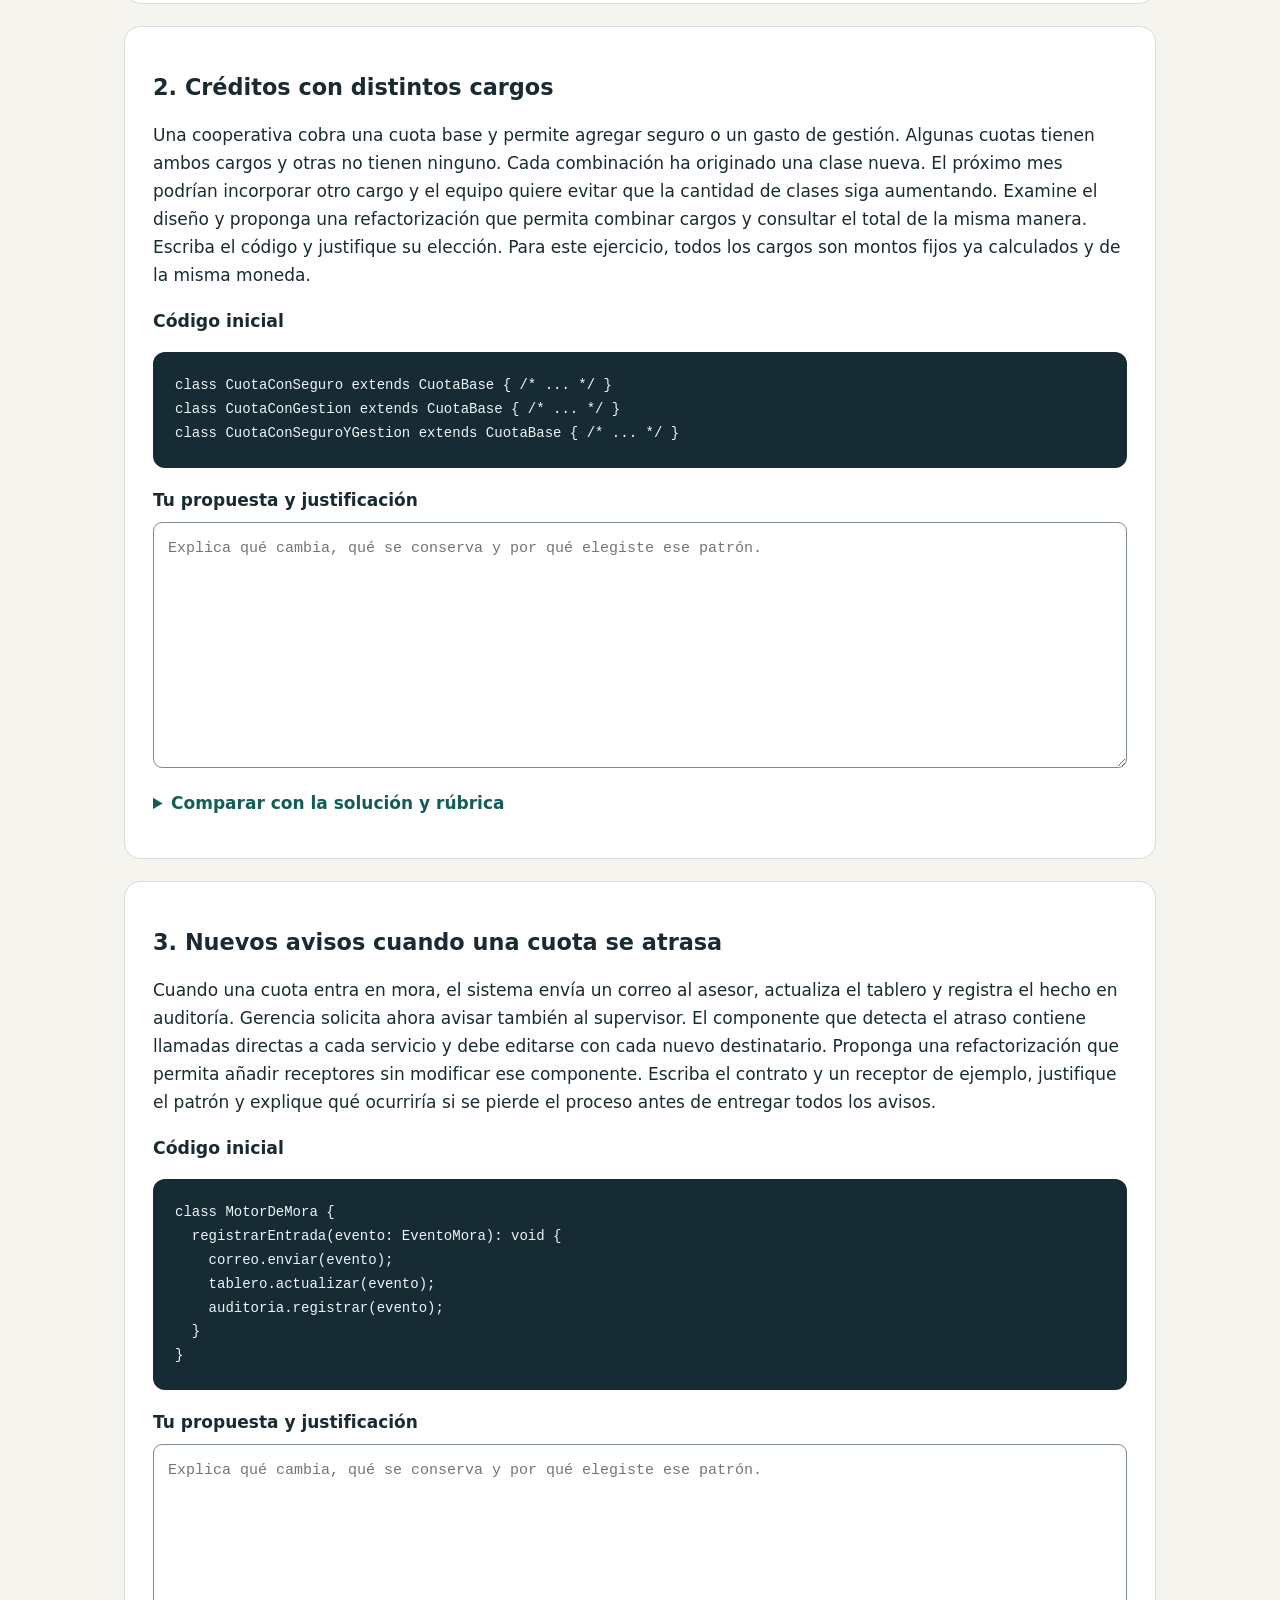
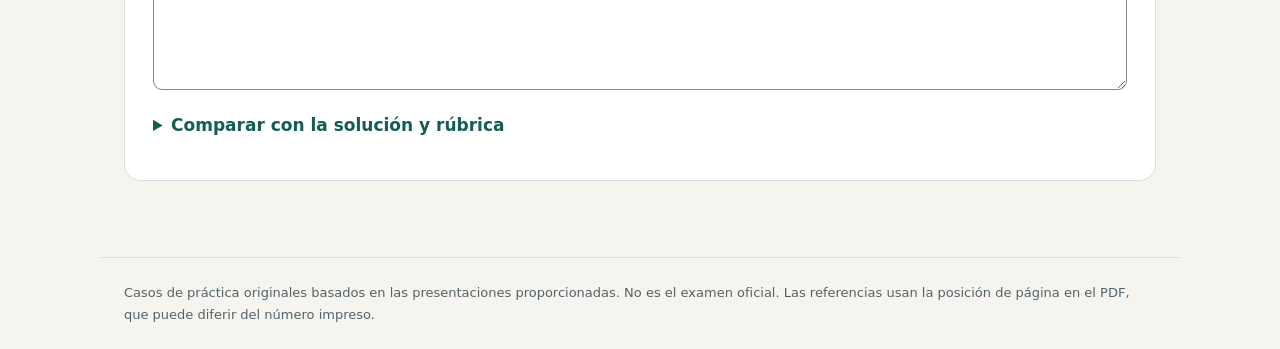
<file: analisis-de-sistema/refactorizacion.html>
<!doctype html>
<html lang="es"><head><meta charset="utf-8"><meta name="viewport" content="width=device-width,initial-scale=1"><title>Taller de refactorización · Análisis de Sistemas II</title><meta name="description" content="Preguntas de práctica con casos, datos clave y respuestas explicadas basadas en las presentaciones del curso."><link rel="canonical" href="https://cherreragt.github.io/analisis-de-sistemas/analisis-de-sistema/refactorizacion.html"><meta property="og:type" content="website"><meta property="og:locale" content="es_GT"><meta property="og:site_name" content="Análisis de Sistemas II"><meta property="og:title" content="Taller de refactorización | Análisis de Sistemas II"><meta property="og:description" content="Preguntas de práctica con casos, datos clave y respuestas explicadas basadas en las presentaciones del curso."><meta property="og:url" content="https://cherreragt.github.io/analisis-de-sistemas/analisis-de-sistema/refactorizacion.html"><meta name="twitter:card" content="summary"><meta name="twitter:title" content="Taller de refactorización | Análisis de Sistemas II"><meta name="twitter:description" content="Preguntas de práctica con casos, datos clave y respuestas explicadas basadas en las presentaciones del curso."><link rel="icon" href="favicon.svg" type="image/svg+xml"><link rel="stylesheet" href="estilos.css"><script src="examen.js" defer></script></head>
<body><a class="saltar" href="#contenido">Saltar al contenido</a><header><div class="marca"><span class="logo" aria-hidden="true">AS</span><div>ANÁLISIS DE SISTEMAS II<small>Cuaderno de práctica · Módulo II</small></div></div><nav aria-label="Exámenes y guías"><a href="index.html" >Inicio</a><a href="semana-5.html" >Semana 5</a><a href="semana-6.html" >Semana 6</a><a href="semana-7.html" >Semana 7</a><a href="semana-8.html" >Semana 8</a><a href="semana-9.html" >Semana 9</a><a href="preguntas-directas.html" >Preguntas directas</a><a href="refactorizacion.html" aria-current="page">Taller de código</a><a href="nielsen-wcag-pour.html" >Guía Nielsen y WCAG</a></nav></header><main id="contenido"><div class="encabezado"><p class="etiqueta">TALLER · SEMANA 5 + APLICACIÓN</p><h1>Refactorizar con propósito</h1><p>Identifica el problema, escribe tu solución y compárala con la propuesta. Los fragmentos son esquemas didácticos TypeScript con contratos del dominio; no son un sistema financiero ejecutable.</p><p>Autoevaluación: un punto por criterio de la rúbrica. Estas respuestas abiertas no reciben una nota automática. Tu texto permanece solo en esta página y se pierde al recargar.</p></div><article class="pregunta"><h2>1. Una nueva forma de calcular la mora</h2><p>Una financiera incorpora una política de mora por tramos para nuevos créditos. Los préstamos anteriores deben conservar sus resultados. Cada nueva forma de cálculo obliga a editar la misma calculadora y el equipo teme afectar contratos vigentes. Examine el código, identifique el problema y proponga una refactorización que permita incorporar otras formas de cálculo. Escriba los contratos y clases necesarios, indique dónde se selecciona la política de cada crédito y justifique el patrón elegido. Las tasas deben recibirse como datos de la política, no escribirse dentro de la calculadora.</p><h3>Código inicial</h3><pre tabindex="0" aria-label="Código inicial del ejercicio 1"><code>class Calculadora {
  calcular(tipo: string, capital: Dinero, dias: number): Dinero {
    if (tipo === 'fija') return calcularFija(capital, dias, politicaFija);
    if (tipo === 'tramos') return calcularTramos(capital, dias, politicaTramos);
    throw new Error('Política desconocida');
  }
}</code></pre><label class="campo" for="propuesta-0">Tu propuesta y justificación</label><textarea id="propuesta-0" rows="9" spellcheck="false" placeholder="Explica qué cambia, qué se conserva y por qué elegiste ese patrón."></textarea><details><summary>Comparar con la solución y rúbrica</summary><div class="explicacion"><h3>Propuesta de refactorización</h3><pre tabindex="0" aria-label="Solución del ejercicio 1"><code>// Esquema TypeScript: Dinero, Politica y los cálculos
// son contratos del dominio existentes, no flotantes monetarios.
interface EstrategiaMora {
  calcular(capital: Dinero, dias: number): Dinero;
}
class MoraFija implements EstrategiaMora {
  constructor(private readonly politica: PoliticaFija) {}
  calcular(capital: Dinero, dias: number): Dinero {
    return calcularFija(capital, dias, this.politica);
  }
}
class MoraPorTramos implements EstrategiaMora {
  constructor(private readonly politica: PoliticaTramos) {}
  calcular(capital: Dinero, dias: number): Dinero {
    return calcularTramos(capital, dias, this.politica);
  }
}
class Calculadora {
  constructor(private readonly estrategia: EstrategiaMora) {}
  calcular(capital: Dinero, dias: number): Dinero {
    return this.estrategia.calcular(capital, dias);
  }
}
// La composición selecciona según la política del crédito.
const calculadora = new Calculadora(new MoraFija(politicaFija));</code></pre><p>La calculadora deja de conocer tipos concretos. La selección se mueve al punto de composición; no desaparece mágicamente del sistema. Strategy encaja porque varía el algoritmo. Factory podría complementar la creación, pero no sustituye el contrato de comportamiento. Las funciones existentes se conservan para no alterar resultados. Para mora por tramos, redondea solo al final y respeta la política histórica del crédito.</p><h3>Rúbrica: 4 puntos</h3><ul><li>Interfaz común y consumidor que depende de ella.</li><li>Implementaciones independientes y políticas recibidas como datos.</li><li>Mismos resultados para los casos anteriores, sin modificar sus pruebas para ocultar errores.</li><li>Explicación de Strategy frente a Factory y de la selección fuera de la calculadora.</li></ul><p class="fuente">Base: Semana5-Componentes-y-Patrones-GoF.pdf · páginas 21, 24, 25 del archivo PDF.</p></div></details></article><article class="pregunta"><h2>2. Créditos con distintos cargos</h2><p>Una cooperativa cobra una cuota base y permite agregar seguro o un gasto de gestión. Algunas cuotas tienen ambos cargos y otras no tienen ninguno. Cada combinación ha originado una clase nueva. El próximo mes podrían incorporar otro cargo y el equipo quiere evitar que la cantidad de clases siga aumentando. Examine el diseño y proponga una refactorización que permita combinar cargos y consultar el total de la misma manera. Escriba el código y justifique su elección. Para este ejercicio, todos los cargos son montos fijos ya calculados y de la misma moneda.</p><h3>Código inicial</h3><pre tabindex="0" aria-label="Código inicial del ejercicio 2"><code>class CuotaConSeguro extends CuotaBase { /* ... */ }
class CuotaConGestion extends CuotaBase { /* ... */ }
class CuotaConSeguroYGestion extends CuotaBase { /* ... */ }</code></pre><label class="campo" for="propuesta-1">Tu propuesta y justificación</label><textarea id="propuesta-1" rows="9" spellcheck="false" placeholder="Explica qué cambia, qué se conserva y por qué elegiste ese patrón."></textarea><details><summary>Comparar con la solución y rúbrica</summary><div class="explicacion"><h3>Propuesta de refactorización</h3><pre tabindex="0" aria-label="Solución del ejercicio 2"><code>interface Cuota { monto(): Dinero; }
class CuotaBase implements Cuota {
  constructor(private readonly valor: Dinero) {}
  monto(): Dinero { return this.valor; }
}
class ConCargo implements Cuota {
  constructor(
    private readonly interna: Cuota,
    private readonly cargo: Dinero
  ) {}
  monto(): Dinero { return this.interna.monto().mas(this.cargo); }
}
const cuota: Cuota = new ConCargo(
  new ConCargo(new CuotaBase(base), seguro), gestion
);</code></pre><p>CuotaBase y ConCargo cumplen la misma interfaz. Cada envoltorio delega al objeto interno y añade un cargo; así se evitan clases para todas las combinaciones. Se asume Dinero inmutable con validación de moneda. El ejercicio suma cargos fijos: calcular intereses sobre otros cargos o definir prelación de un pago son reglas diferentes que este ejemplo no implementa.</p><h3>Rúbrica: 4 puntos</h3><ul><li>Base y decorador cumplen el mismo contrato.</li><li>El decorador recibe y delega a otra Cuota.</li><li>Composición de dos cargos sin crear una clase para la combinación.</li><li>No usar flotantes monetarios ni confundir total con prelación del pago.</li></ul><p class="fuente">Base: Semana5-Componentes-y-Patrones-GoF.pdf · páginas 18, 24 del archivo PDF.</p></div></details></article><article class="pregunta"><h2>3. Nuevos avisos cuando una cuota se atrasa</h2><p>Cuando una cuota entra en mora, el sistema envía un correo al asesor, actualiza el tablero y registra el hecho en auditoría. Gerencia solicita ahora avisar también al supervisor. El componente que detecta el atraso contiene llamadas directas a cada servicio y debe editarse con cada nuevo destinatario. Proponga una refactorización que permita añadir receptores sin modificar ese componente. Escriba el contrato y un receptor de ejemplo, justifique el patrón y explique qué ocurriría si se pierde el proceso antes de entregar todos los avisos.</p><h3>Código inicial</h3><pre tabindex="0" aria-label="Código inicial del ejercicio 3"><code>class MotorDeMora {
  registrarEntrada(evento: EventoMora): void {
    correo.enviar(evento);
    tablero.actualizar(evento);
    auditoria.registrar(evento);
  }
}</code></pre><label class="campo" for="propuesta-2">Tu propuesta y justificación</label><textarea id="propuesta-2" rows="9" spellcheck="false" placeholder="Explica qué cambia, qué se conserva y por qué elegiste ese patrón."></textarea><details><summary>Comparar con la solución y rúbrica</summary><div class="explicacion"><h3>Propuesta de refactorización</h3><pre tabindex="0" aria-label="Solución del ejercicio 3"><code>interface ObservadorMora {
  alEntrarEnMora(evento: EventoMora): void;
}
class MotorDeMora {
  private readonly observadores: ObservadorMora[] = [];
  suscribir(observador: ObservadorMora): void {
    this.observadores.push(observador);
  }
  registrarEntrada(evento: EventoMora): void {
    for (const observador of this.observadores) {
      observador.alEntrarEnMora(evento);
    }
  }
}
class AuditorMora implements ObservadorMora {
  constructor(private readonly auditoria: Auditoria) {}
  alEntrarEnMora(evento: EventoMora): void {
    this.auditoria.registrar(evento);
  }
}
motor.suscribir(new AuditorMora(auditoria));
// Correo y tablero se adaptan al mismo contrato.</code></pre><p>El motor depende de ObservadorMora y publica sin conocer el trabajo de cada suscriptor. Este esquema ilustra el desacoplamiento del PDF; no es una infraestructura de mensajería durable. Deben definirse errores de receptores, duplicados y persistencia según los requisitos. Tampoco hay que emitir entrada en mora repetidamente si solo se vuelve a consultar una cuota ya morosa.</p><h3>Rúbrica: 4 puntos</h3><ul><li>Lista de suscriptores tipada con una interfaz.</li><li>Reacciones concretas fuera del motor.</li><li>Nuevo receptor agregado desde la composición sin editar el publicador.</li><li>Diferenciar notificación en memoria de garantías de entrega y controlar eventos duplicados.</li></ul><p class="fuente">Base: Semana5-Componentes-y-Patrones-GoF.pdf · páginas 22, 24 del archivo PDF.</p></div></details></article></main><footer>Casos de práctica originales basados en las presentaciones proporcionadas. No es el examen oficial. Las referencias usan la posición de página en el PDF, que puede diferir del número impreso.</footer></body></html>
</file>
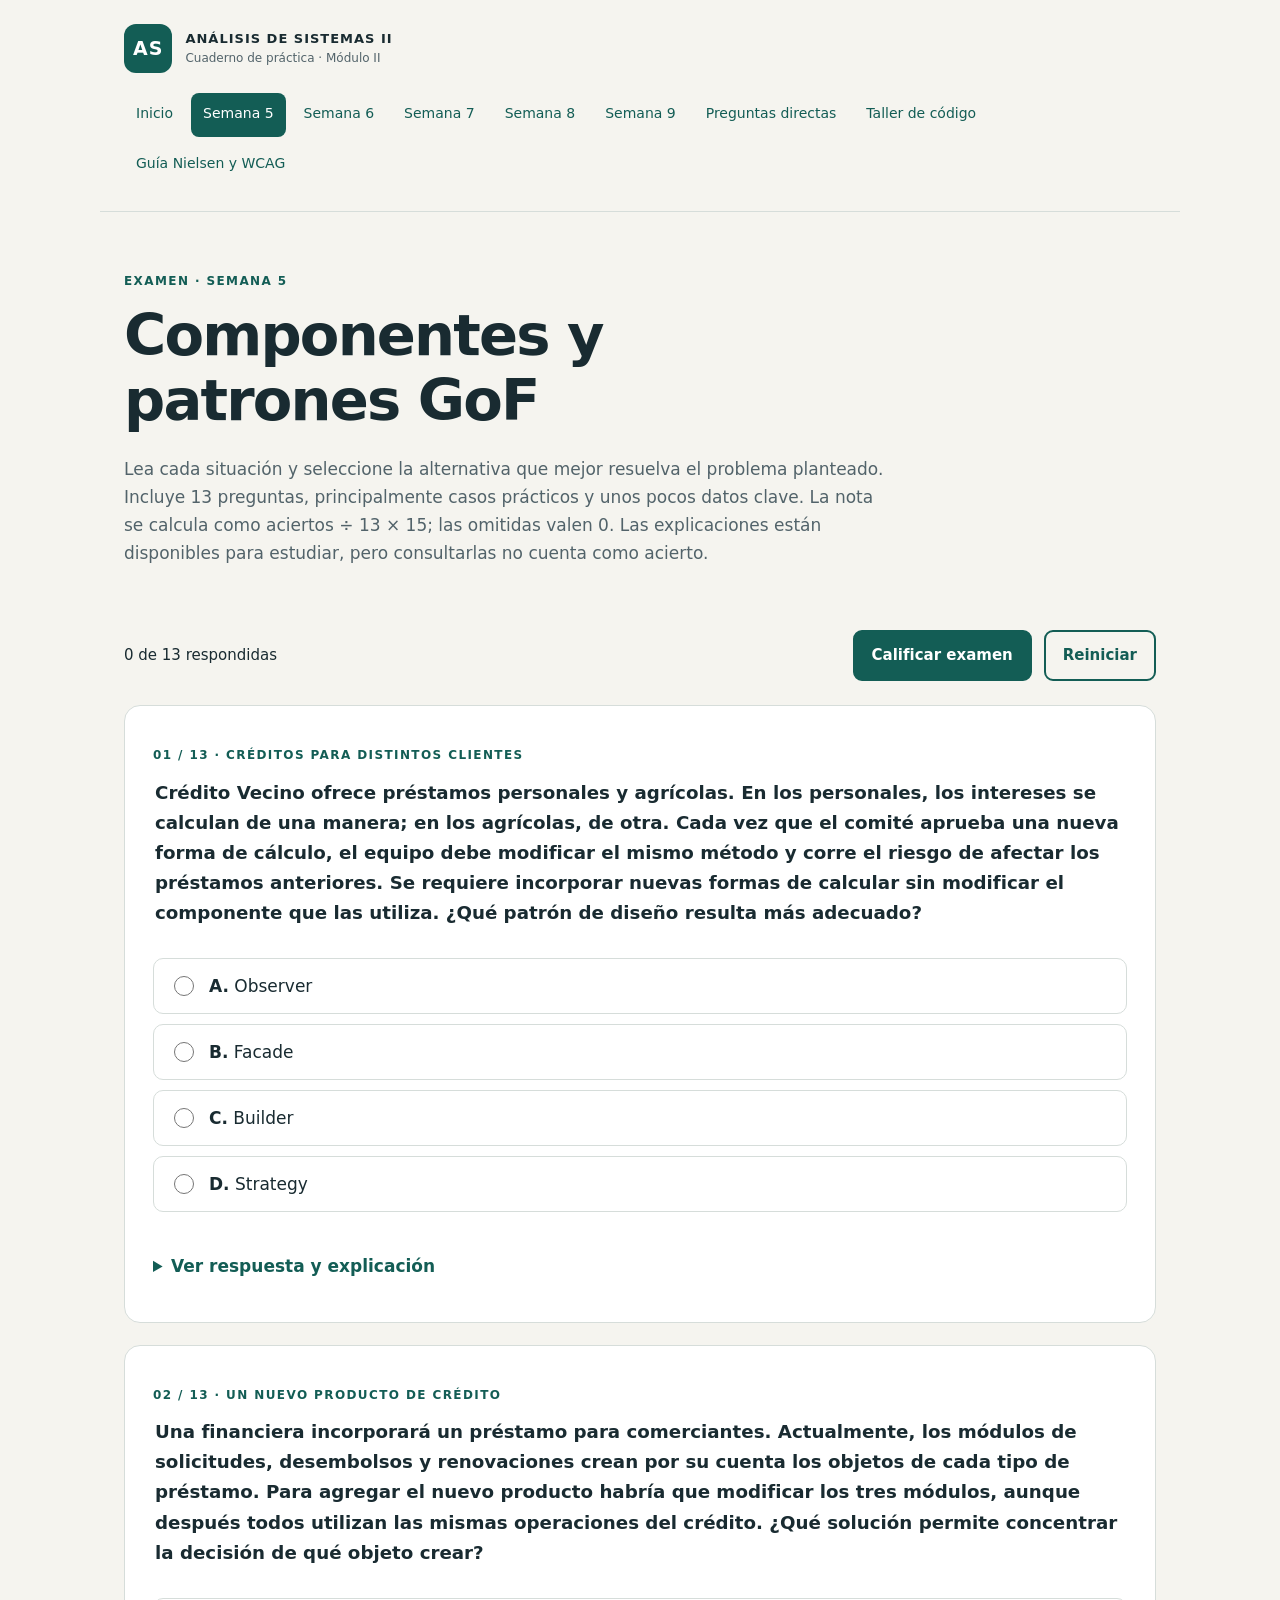
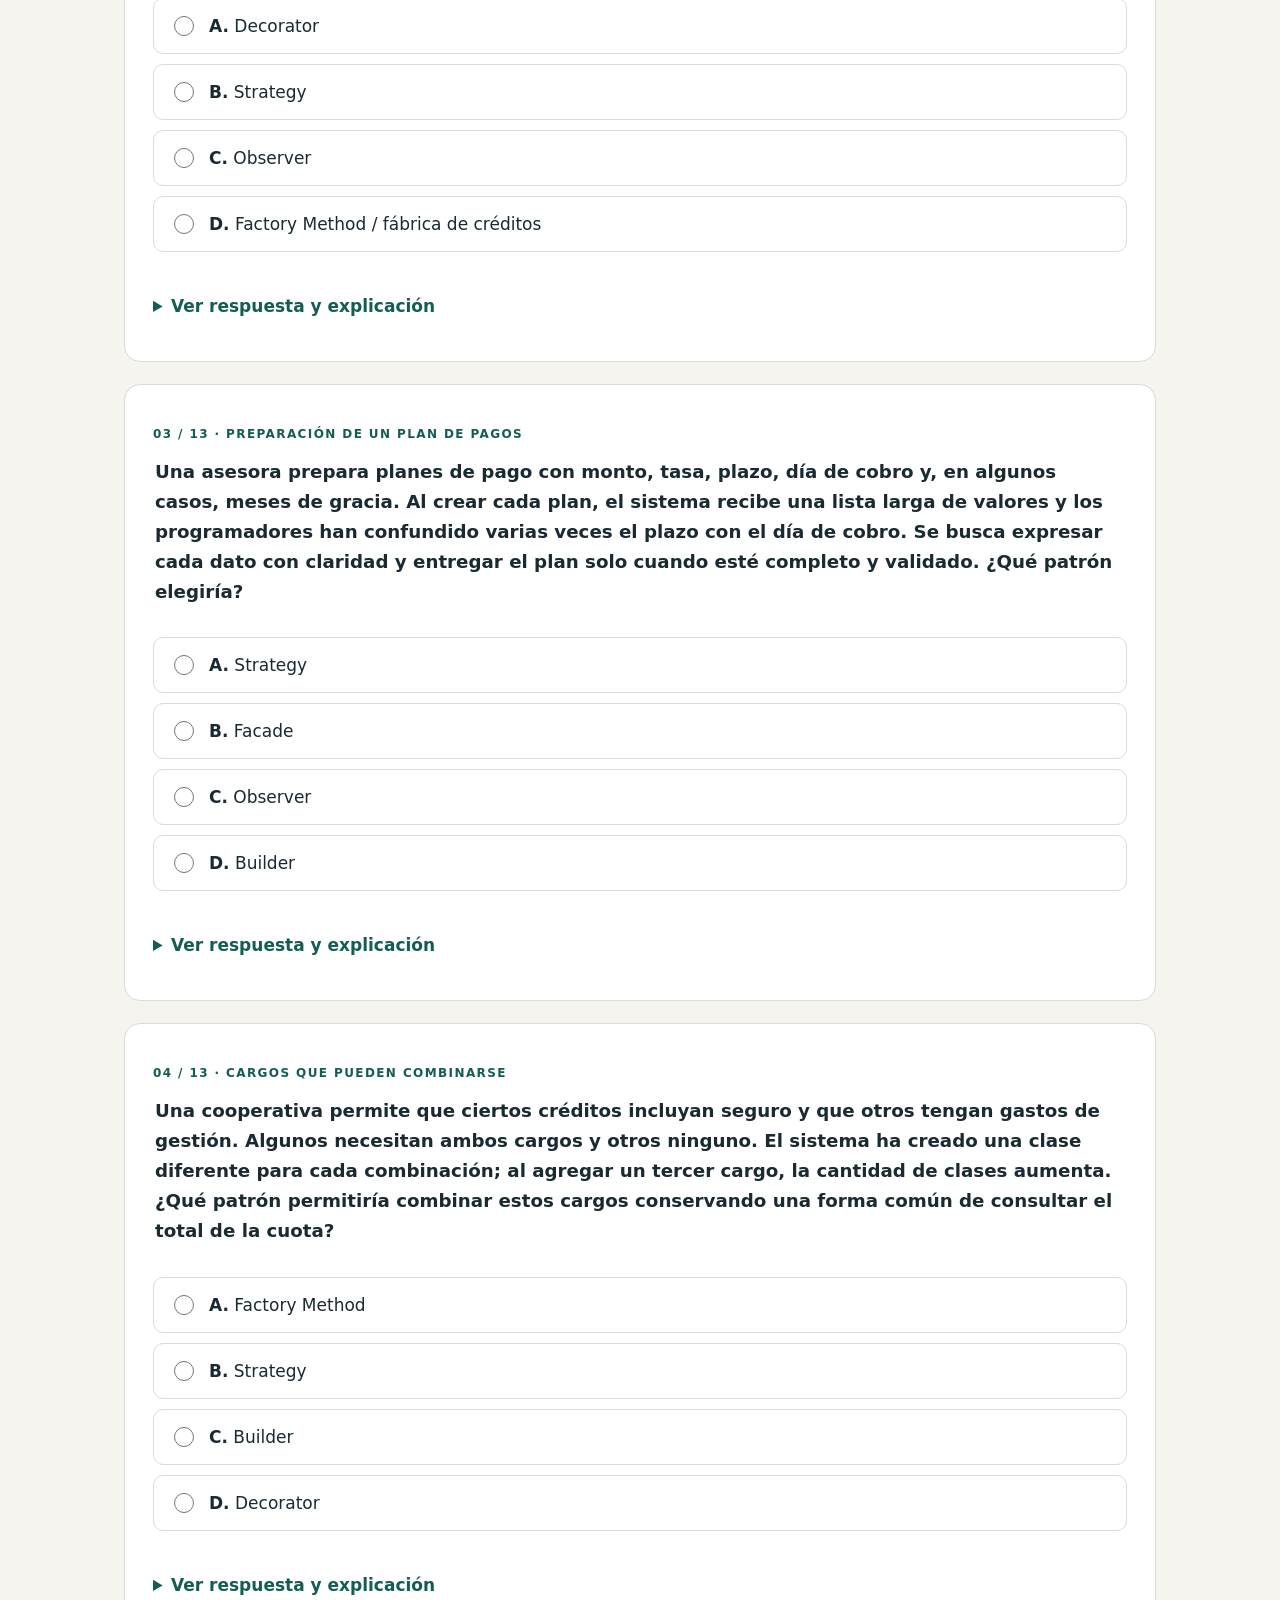
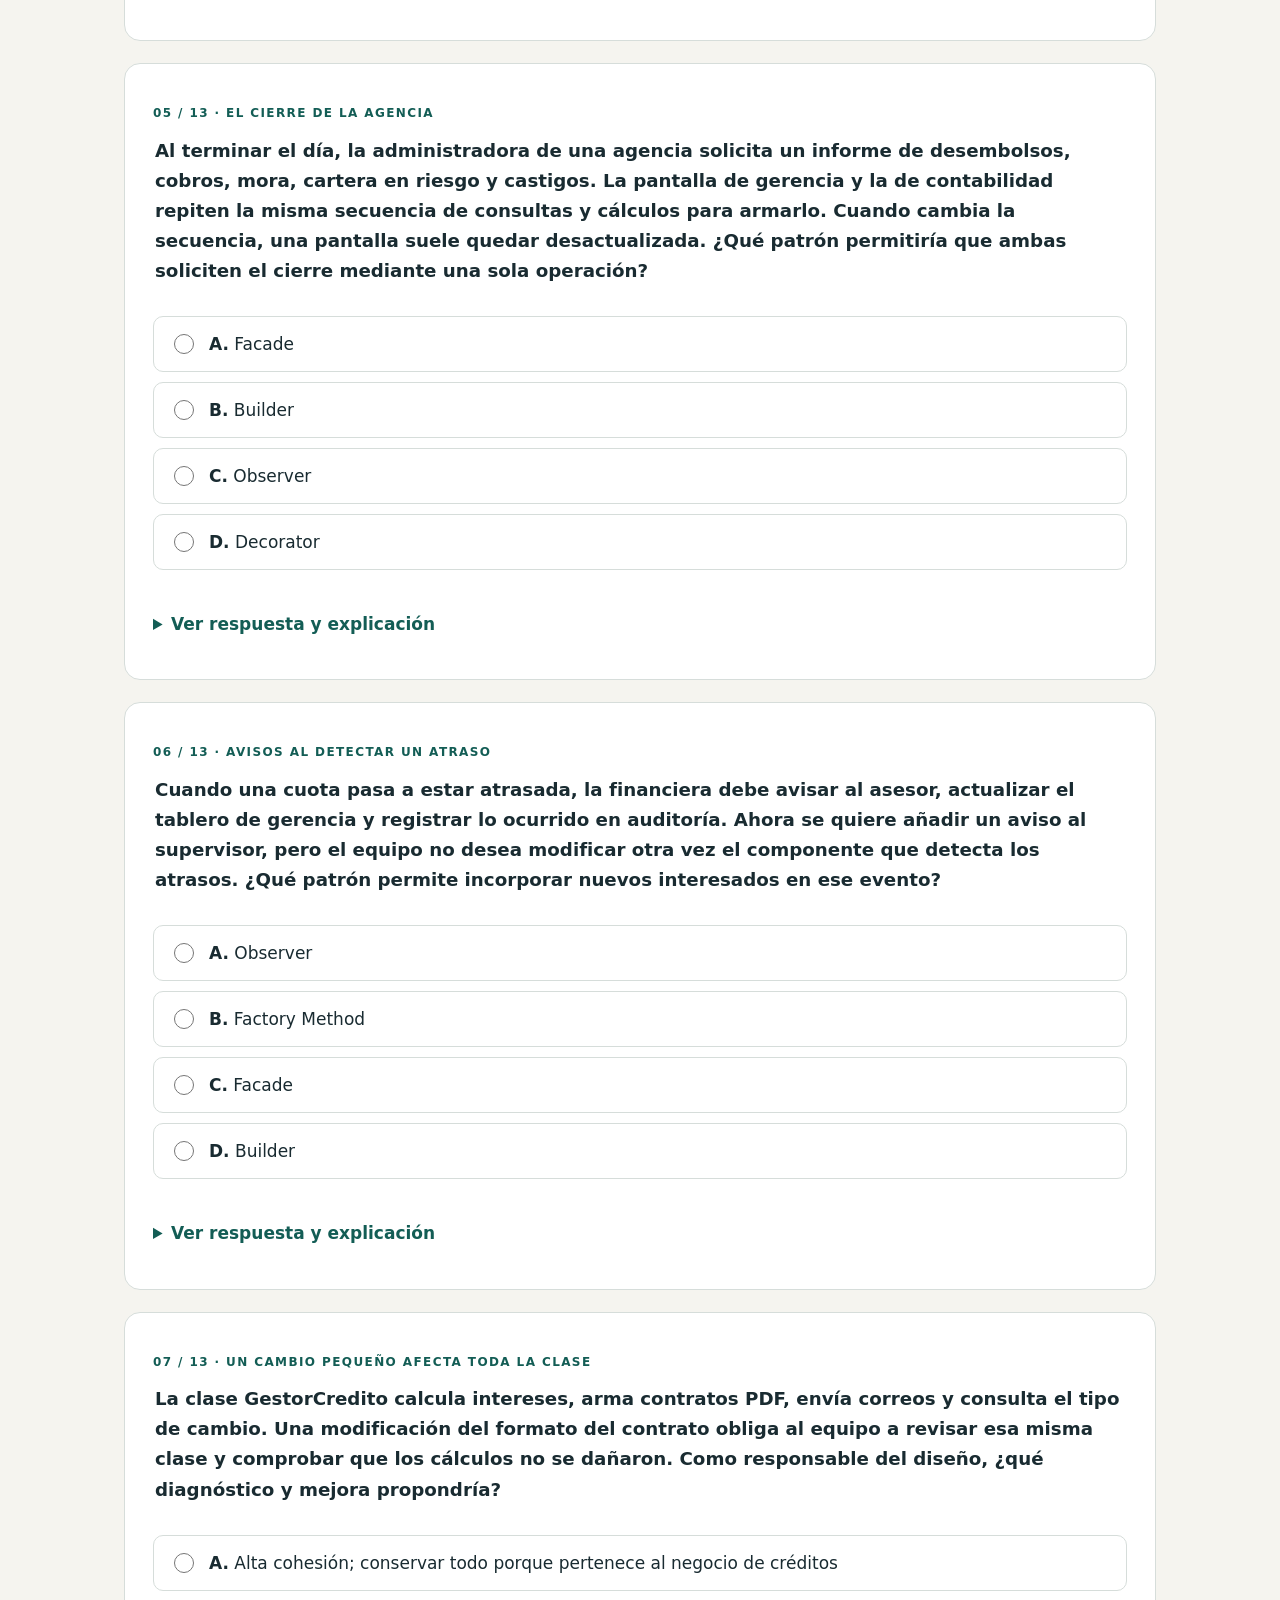
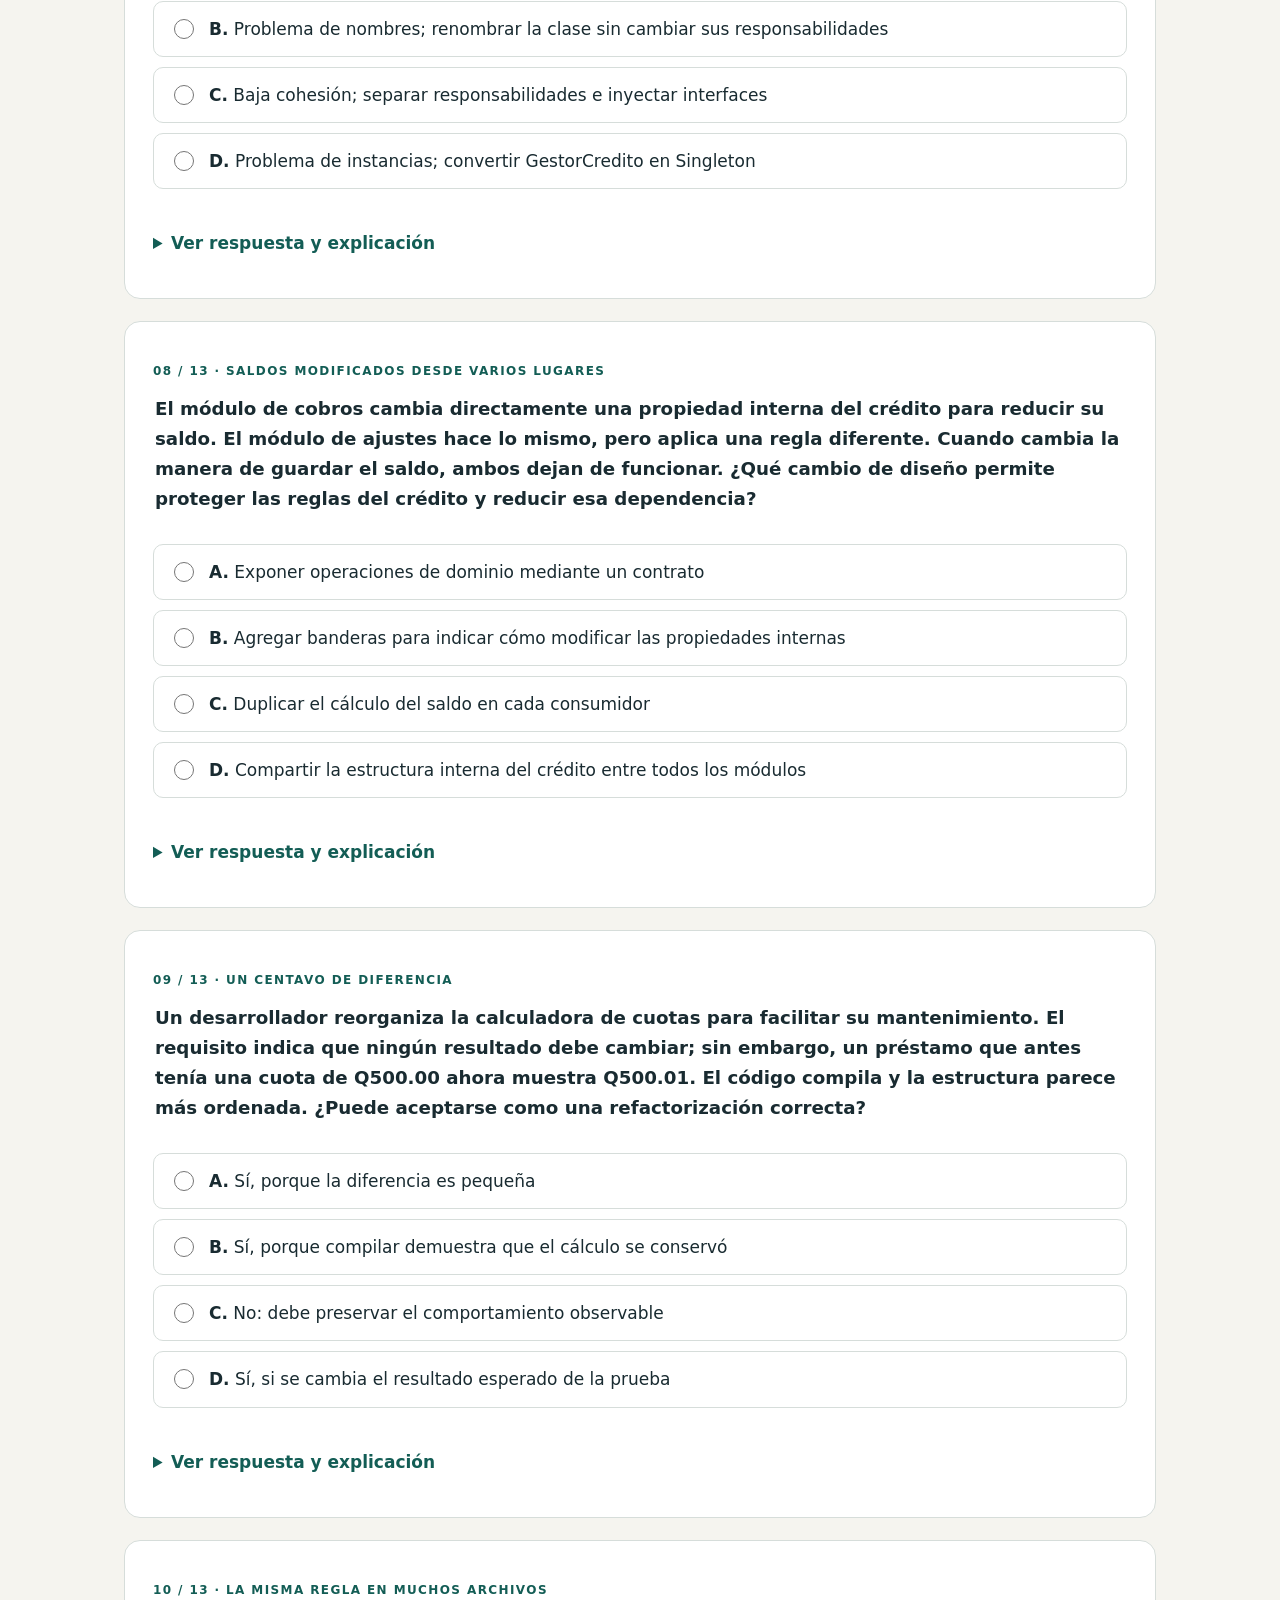
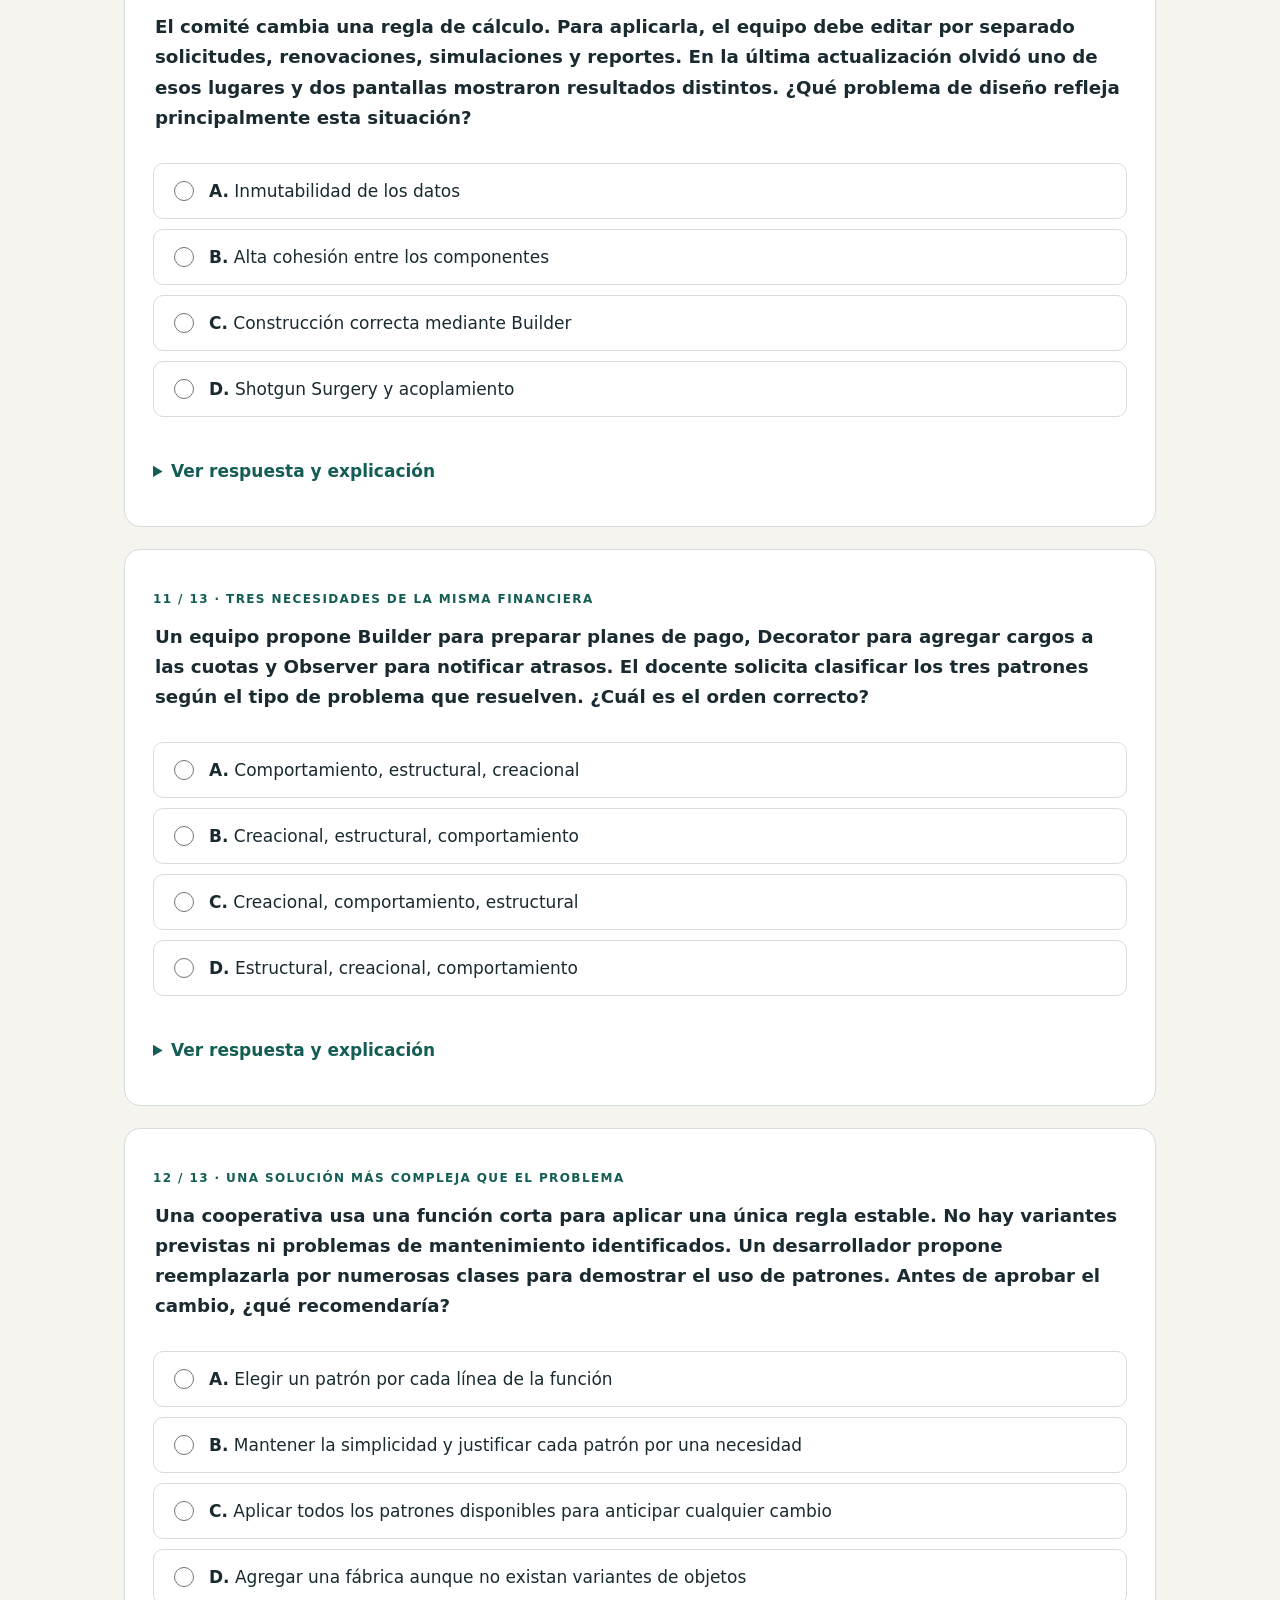
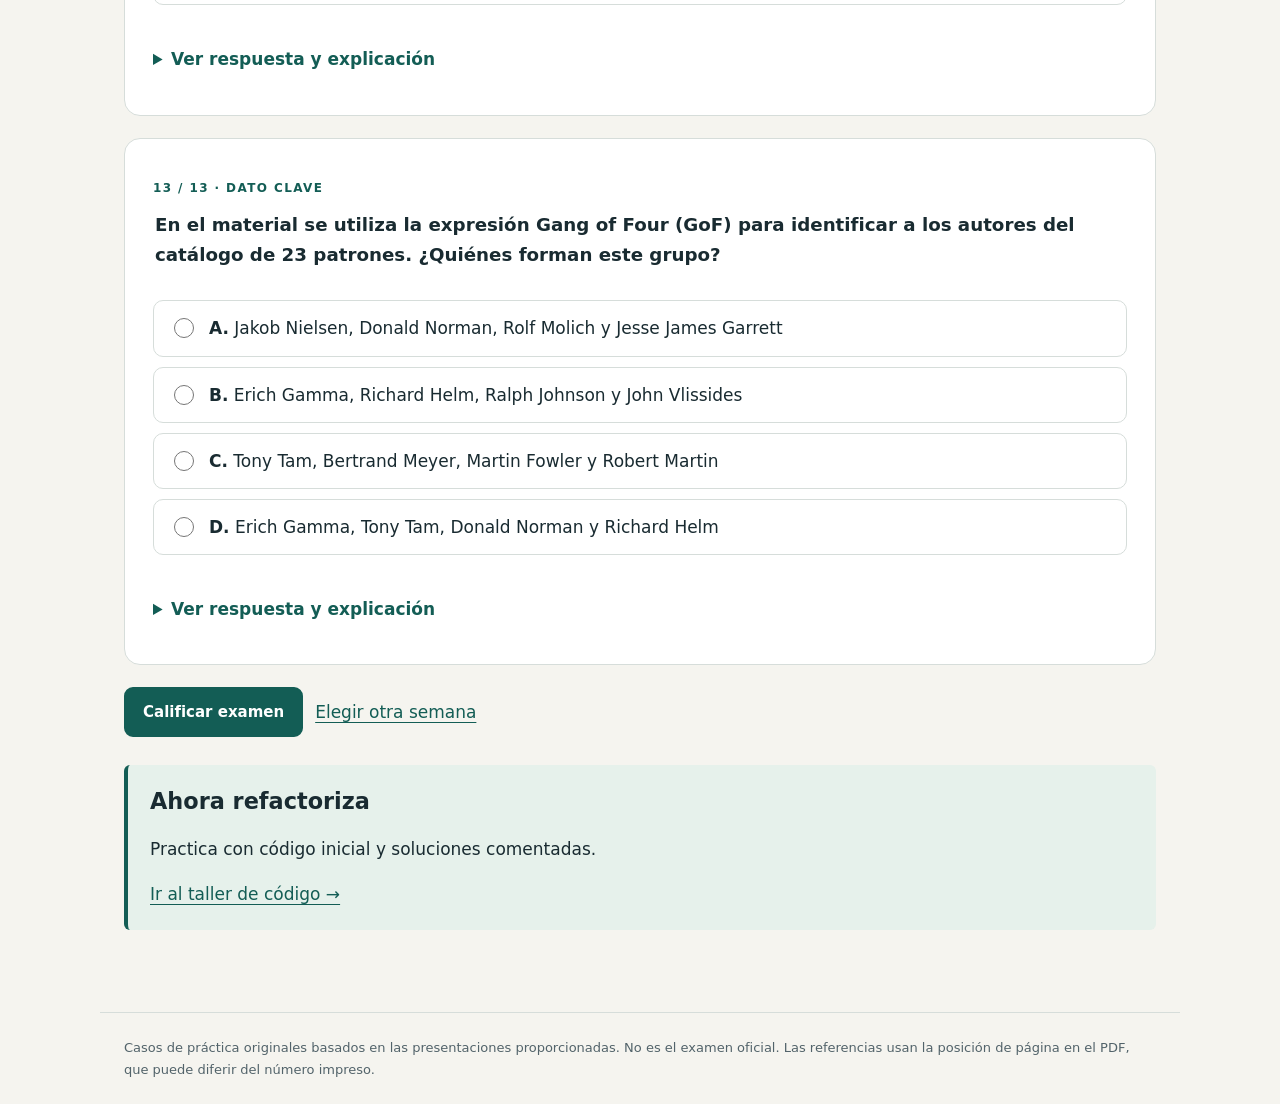
<file: analisis-de-sistema/semana-5.html>
<!doctype html>
<html lang="es"><head><meta charset="utf-8"><meta name="viewport" content="width=device-width,initial-scale=1"><title>Componentes y patrones GoF · Análisis de Sistemas II</title><meta name="description" content="Preguntas de práctica con casos, datos clave y respuestas explicadas basadas en las presentaciones del curso."><link rel="canonical" href="https://cherreragt.github.io/analisis-de-sistemas/analisis-de-sistema/semana-5.html"><meta property="og:type" content="website"><meta property="og:locale" content="es_GT"><meta property="og:site_name" content="Análisis de Sistemas II"><meta property="og:title" content="Componentes y patrones GoF | Análisis de Sistemas II"><meta property="og:description" content="Preguntas de práctica con casos, datos clave y respuestas explicadas basadas en las presentaciones del curso."><meta property="og:url" content="https://cherreragt.github.io/analisis-de-sistemas/analisis-de-sistema/semana-5.html"><meta name="twitter:card" content="summary"><meta name="twitter:title" content="Componentes y patrones GoF | Análisis de Sistemas II"><meta name="twitter:description" content="Preguntas de práctica con casos, datos clave y respuestas explicadas basadas en las presentaciones del curso."><link rel="icon" href="favicon.svg" type="image/svg+xml"><link rel="stylesheet" href="estilos.css"><script src="examen.js" defer></script></head>
<body><a class="saltar" href="#contenido">Saltar al contenido</a><header><div class="marca"><span class="logo" aria-hidden="true">AS</span><div>ANÁLISIS DE SISTEMAS II<small>Cuaderno de práctica · Módulo II</small></div></div><nav aria-label="Exámenes y guías"><a href="index.html" >Inicio</a><a href="semana-5.html" aria-current="page">Semana 5</a><a href="semana-6.html" >Semana 6</a><a href="semana-7.html" >Semana 7</a><a href="semana-8.html" >Semana 8</a><a href="semana-9.html" >Semana 9</a><a href="preguntas-directas.html" >Preguntas directas</a><a href="refactorizacion.html" >Taller de código</a><a href="nielsen-wcag-pour.html" >Guía Nielsen y WCAG</a></nav></header><main id="contenido"><div class="encabezado"><p class="etiqueta">EXAMEN · SEMANA 5</p><h1>Componentes y patrones GoF</h1><p>Lea cada situación y seleccione la alternativa que mejor resuelva el problema planteado. Incluye 13 preguntas, principalmente casos prácticos y unos pocos datos clave. La nota se calcula como aciertos ÷ 13 × 15; las omitidas valen 0. Las explicaciones están disponibles para estudiar, pero consultarlas no cuenta como acierto.</p></div><noscript><p class="nota">Puedes responder en papel y abrir las explicaciones. Activa JavaScript para obtener la calificación automática.</p></noscript><form id="examen"><div class="barra"><p id="avance" role="status">0 de 13 respondidas</p><button type="submit">Calificar examen</button><button type="button" class="secundario" id="reiniciar">Reiniciar</button></div><section id="nota-final" class="nota" tabindex="-1" hidden aria-label="Resultado del examen"></section><article class="pregunta" data-correcta="3"><p class="etiqueta">01 / 13 · Créditos para distintos clientes</p><fieldset><legend>Crédito Vecino ofrece préstamos personales y agrícolas. En los personales, los intereses se calculan de una manera; en los agrícolas, de otra. Cada vez que el comité aprueba una nueva forma de cálculo, el equipo debe modificar el mismo método y corre el riesgo de afectar los préstamos anteriores. Se requiere incorporar nuevas formas de calcular sin modificar el componente que las utiliza. ¿Qué patrón de diseño resulta más adecuado?</legend><label class="opcion"><input type="radio" name="p0" value="0"><span><b>A.</b> Observer</span></label><label class="opcion"><input type="radio" name="p0" value="1"><span><b>B.</b> Facade</span></label><label class="opcion"><input type="radio" name="p0" value="2"><span><b>C.</b> Builder</span></label><label class="opcion"><input type="radio" name="p0" value="3"><span><b>D.</b> Strategy</span></label></fieldset><p class="resultado-item" aria-live="polite"></p><details class="solucion"><summary>Ver respuesta y explicación</summary><div class="explicacion"><p><strong>Respuesta D: Strategy</strong></p><p>Strategy encapsula cada algoritmo detrás del mismo contrato y lo inyecta en el consumidor. Factory atiende la creación de objetos; aquí cambia el comportamiento de cálculo.</p><p class="fuente">Base: Semana5-Componentes-y-Patrones-GoF.pdf · páginas 21, 25 del archivo PDF.</p></div></details></article><article class="pregunta" data-correcta="3"><p class="etiqueta">02 / 13 · Un nuevo producto de crédito</p><fieldset><legend>Una financiera incorporará un préstamo para comerciantes. Actualmente, los módulos de solicitudes, desembolsos y renovaciones crean por su cuenta los objetos de cada tipo de préstamo. Para agregar el nuevo producto habría que modificar los tres módulos, aunque después todos utilizan las mismas operaciones del crédito. ¿Qué solución permite concentrar la decisión de qué objeto crear?</legend><label class="opcion"><input type="radio" name="p1" value="0"><span><b>A.</b> Decorator</span></label><label class="opcion"><input type="radio" name="p1" value="1"><span><b>B.</b> Strategy</span></label><label class="opcion"><input type="radio" name="p1" value="2"><span><b>C.</b> Observer</span></label><label class="opcion"><input type="radio" name="p1" value="3"><span><b>D.</b> Factory Method / fábrica de créditos</span></label></fieldset><p class="resultado-item" aria-live="polite"></p><details class="solucion"><summary>Ver respuesta y explicación</summary><div class="explicacion"><p><strong>Respuesta D: Factory Method / fábrica de créditos</strong></p><p>La fábrica concentra la selección e instanciación y devuelve el contrato Credito. El PDF denomina Factory Method a su fábrica con switch; técnicamente ese ejemplo corresponde a una fábrica simple. El Factory Method clásico permite que subclases especialicen el método creador.</p><p class="fuente">Base: Semana5-Componentes-y-Patrones-GoF.pdf · página 15 del archivo PDF.</p></div></details></article><article class="pregunta" data-correcta="3"><p class="etiqueta">03 / 13 · Preparación de un plan de pagos</p><fieldset><legend>Una asesora prepara planes de pago con monto, tasa, plazo, día de cobro y, en algunos casos, meses de gracia. Al crear cada plan, el sistema recibe una lista larga de valores y los programadores han confundido varias veces el plazo con el día de cobro. Se busca expresar cada dato con claridad y entregar el plan solo cuando esté completo y validado. ¿Qué patrón elegiría?</legend><label class="opcion"><input type="radio" name="p2" value="0"><span><b>A.</b> Strategy</span></label><label class="opcion"><input type="radio" name="p2" value="1"><span><b>B.</b> Facade</span></label><label class="opcion"><input type="radio" name="p2" value="2"><span><b>C.</b> Observer</span></label><label class="opcion"><input type="radio" name="p2" value="3"><span><b>D.</b> Builder</span></label></fieldset><p class="resultado-item" aria-live="polite"></p><details class="solucion"><summary>Ver respuesta y explicación</summary><div class="explicacion"><p><strong>Respuesta D: Builder</strong></p><p>Builder expresa la construcción por pasos con nombres como conPlazo y conDiaPago. construir valida que el resultado esté completo y respete sus invariantes. No sustituye la validación de dominio.</p><p class="fuente">Base: Semana5-Componentes-y-Patrones-GoF.pdf · página 16 del archivo PDF.</p></div></details></article><article class="pregunta" data-correcta="3"><p class="etiqueta">04 / 13 · Cargos que pueden combinarse</p><fieldset><legend>Una cooperativa permite que ciertos créditos incluyan seguro y que otros tengan gastos de gestión. Algunos necesitan ambos cargos y otros ninguno. El sistema ha creado una clase diferente para cada combinación; al agregar un tercer cargo, la cantidad de clases aumenta. ¿Qué patrón permitiría combinar estos cargos conservando una forma común de consultar el total de la cuota?</legend><label class="opcion"><input type="radio" name="p3" value="0"><span><b>A.</b> Factory Method</span></label><label class="opcion"><input type="radio" name="p3" value="1"><span><b>B.</b> Strategy</span></label><label class="opcion"><input type="radio" name="p3" value="2"><span><b>C.</b> Builder</span></label><label class="opcion"><input type="radio" name="p3" value="3"><span><b>D.</b> Decorator</span></label></fieldset><p class="resultado-item" aria-live="polite"></p><details class="solucion"><summary>Ver respuesta y explicación</summary><div class="explicacion"><p><strong>Respuesta D: Decorator</strong></p><p>Decorator envuelve un componente y conserva su interfaz, agregando responsabilidades por composición. Las reglas y el orden de cargos deben seguir el dominio; el patrón por sí mismo no define la prelación de pagos.</p><p class="fuente">Base: Semana5-Componentes-y-Patrones-GoF.pdf · página 18 del archivo PDF.</p></div></details></article><article class="pregunta" data-correcta="0"><p class="etiqueta">05 / 13 · El cierre de la agencia</p><fieldset><legend>Al terminar el día, la administradora de una agencia solicita un informe de desembolsos, cobros, mora, cartera en riesgo y castigos. La pantalla de gerencia y la de contabilidad repiten la misma secuencia de consultas y cálculos para armarlo. Cuando cambia la secuencia, una pantalla suele quedar desactualizada. ¿Qué patrón permitiría que ambas soliciten el cierre mediante una sola operación?</legend><label class="opcion"><input type="radio" name="p4" value="0"><span><b>A.</b> Facade</span></label><label class="opcion"><input type="radio" name="p4" value="1"><span><b>B.</b> Builder</span></label><label class="opcion"><input type="radio" name="p4" value="2"><span><b>C.</b> Observer</span></label><label class="opcion"><input type="radio" name="p4" value="3"><span><b>D.</b> Decorator</span></label></fieldset><p class="resultado-item" aria-live="polite"></p><details class="solucion"><summary>Ver respuesta y explicación</summary><div class="explicacion"><p><strong>Respuesta A: Facade</strong></p><p>Una fachada ofrece generarCierre(fecha) y coordina colaboradores. No debe absorber sus cálculos: estos permanecen en componentes especializados. El material exige presentar cartera en riesgo junto con castigos.</p><p class="fuente">Base: Semana5-Componentes-y-Patrones-GoF.pdf · página 19 del archivo PDF.</p></div></details></article><article class="pregunta" data-correcta="0"><p class="etiqueta">06 / 13 · Avisos al detectar un atraso</p><fieldset><legend>Cuando una cuota pasa a estar atrasada, la financiera debe avisar al asesor, actualizar el tablero de gerencia y registrar lo ocurrido en auditoría. Ahora se quiere añadir un aviso al supervisor, pero el equipo no desea modificar otra vez el componente que detecta los atrasos. ¿Qué patrón permite incorporar nuevos interesados en ese evento?</legend><label class="opcion"><input type="radio" name="p5" value="0"><span><b>A.</b> Observer</span></label><label class="opcion"><input type="radio" name="p5" value="1"><span><b>B.</b> Factory Method</span></label><label class="opcion"><input type="radio" name="p5" value="2"><span><b>C.</b> Facade</span></label><label class="opcion"><input type="radio" name="p5" value="3"><span><b>D.</b> Builder</span></label></fieldset><p class="resultado-item" aria-live="polite"></p><details class="solucion"><summary>Ver respuesta y explicación</summary><div class="explicacion"><p><strong>Respuesta A: Observer</strong></p><p>Observer permite suscribir receptores a un evento mediante una interfaz común. Agregar un receptor no obliga a modificar el motor. Esto no garantiza por sí solo entrega durable ni ejecución exactamente una vez.</p><p class="fuente">Base: Semana5-Componentes-y-Patrones-GoF.pdf · página 22 del archivo PDF.</p></div></details></article><article class="pregunta" data-correcta="2"><p class="etiqueta">07 / 13 · Un cambio pequeño afecta toda la clase</p><fieldset><legend>La clase GestorCredito calcula intereses, arma contratos PDF, envía correos y consulta el tipo de cambio. Una modificación del formato del contrato obliga al equipo a revisar esa misma clase y comprobar que los cálculos no se dañaron. Como responsable del diseño, ¿qué diagnóstico y mejora propondría?</legend><label class="opcion"><input type="radio" name="p6" value="0"><span><b>A.</b> Alta cohesión; conservar todo porque pertenece al negocio de créditos</span></label><label class="opcion"><input type="radio" name="p6" value="1"><span><b>B.</b> Problema de nombres; renombrar la clase sin cambiar sus responsabilidades</span></label><label class="opcion"><input type="radio" name="p6" value="2"><span><b>C.</b> Baja cohesión; separar responsabilidades e inyectar interfaces</span></label><label class="opcion"><input type="radio" name="p6" value="3"><span><b>D.</b> Problema de instancias; convertir GestorCredito en Singleton</span></label></fieldset><p class="resultado-item" aria-live="polite"></p><details class="solucion"><summary>Ver respuesta y explicación</summary><div class="explicacion"><p><strong>Respuesta C: Baja cohesión; separar responsabilidades e inyectar interfaces</strong></p><p>Son motivos de cambio distintos dentro de un solo componente. Separar CalculadoraInteres, GeneradorContrato, NotificadorCorreo y ConsultorTipoCambio facilita modificar y reutilizar cada responsabilidad.</p><p class="fuente">Base: Semana5-Componentes-y-Patrones-GoF.pdf · páginas 9, 11 del archivo PDF.</p></div></details></article><article class="pregunta" data-correcta="0"><p class="etiqueta">08 / 13 · Saldos modificados desde varios lugares</p><fieldset><legend>El módulo de cobros cambia directamente una propiedad interna del crédito para reducir su saldo. El módulo de ajustes hace lo mismo, pero aplica una regla diferente. Cuando cambia la manera de guardar el saldo, ambos dejan de funcionar. ¿Qué cambio de diseño permite proteger las reglas del crédito y reducir esa dependencia?</legend><label class="opcion"><input type="radio" name="p7" value="0"><span><b>A.</b> Exponer operaciones de dominio mediante un contrato</span></label><label class="opcion"><input type="radio" name="p7" value="1"><span><b>B.</b> Agregar banderas para indicar cómo modificar las propiedades internas</span></label><label class="opcion"><input type="radio" name="p7" value="2"><span><b>C.</b> Duplicar el cálculo del saldo en cada consumidor</span></label><label class="opcion"><input type="radio" name="p7" value="3"><span><b>D.</b> Compartir la estructura interna del crédito entre todos los módulos</span></label></fieldset><p class="resultado-item" aria-live="polite"></p><details class="solucion"><summary>Ver respuesta y explicación</summary><div class="explicacion"><p><strong>Respuesta A: Exponer operaciones de dominio mediante un contrato</strong></p><p>Acceder al estado interno produce acoplamiento por contenido. Un contrato explícito oculta la implementación y permite que el componente proteja sus invariantes.</p><p class="fuente">Base: Semana5-Componentes-y-Patrones-GoF.pdf · páginas 8, 10 del archivo PDF.</p></div></details></article><article class="pregunta" data-correcta="2"><p class="etiqueta">09 / 13 · Un centavo de diferencia</p><fieldset><legend>Un desarrollador reorganiza la calculadora de cuotas para facilitar su mantenimiento. El requisito indica que ningún resultado debe cambiar; sin embargo, un préstamo que antes tenía una cuota de Q500.00 ahora muestra Q500.01. El código compila y la estructura parece más ordenada. ¿Puede aceptarse como una refactorización correcta?</legend><label class="opcion"><input type="radio" name="p8" value="0"><span><b>A.</b> Sí, porque la diferencia es pequeña</span></label><label class="opcion"><input type="radio" name="p8" value="1"><span><b>B.</b> Sí, porque compilar demuestra que el cálculo se conservó</span></label><label class="opcion"><input type="radio" name="p8" value="2"><span><b>C.</b> No: debe preservar el comportamiento observable</span></label><label class="opcion"><input type="radio" name="p8" value="3"><span><b>D.</b> Sí, si se cambia el resultado esperado de la prueba</span></label></fieldset><p class="resultado-item" aria-live="polite"></p><details class="solucion"><summary>Ver respuesta y explicación</summary><div class="explicacion"><p><strong>Respuesta C: No: debe preservar el comportamiento observable</strong></p><p>Refactorizar cambia la estructura sin cambiar el comportamiento observable. Primero hay que conservar resultados y contratos, usando las pruebas existentes como red de seguridad; agregar una nueva política es un cambio funcional separado.</p><p class="fuente">Base: Semana5-Componentes-y-Patrones-GoF.pdf · página 24 del archivo PDF.</p></div></details></article><article class="pregunta" data-correcta="3"><p class="etiqueta">10 / 13 · La misma regla en muchos archivos</p><fieldset><legend>El comité cambia una regla de cálculo. Para aplicarla, el equipo debe editar por separado solicitudes, renovaciones, simulaciones y reportes. En la última actualización olvidó uno de esos lugares y dos pantallas mostraron resultados distintos. ¿Qué problema de diseño refleja principalmente esta situación?</legend><label class="opcion"><input type="radio" name="p9" value="0"><span><b>A.</b> Inmutabilidad de los datos</span></label><label class="opcion"><input type="radio" name="p9" value="1"><span><b>B.</b> Alta cohesión entre los componentes</span></label><label class="opcion"><input type="radio" name="p9" value="2"><span><b>C.</b> Construcción correcta mediante Builder</span></label><label class="opcion"><input type="radio" name="p9" value="3"><span><b>D.</b> Shotgun Surgery y acoplamiento</span></label></fieldset><p class="resultado-item" aria-live="polite"></p><details class="solucion"><summary>Ver respuesta y explicación</summary><div class="explicacion"><p><strong>Respuesta D: Shotgun Surgery y acoplamiento</strong></p><p>Un cambio disperso indica que la responsabilidad no está bien localizada. Encapsular la política detrás de una interfaz reduce la propagación. El patrón se elige por el problema identificado, no para aumentar el número de clases.</p><p class="fuente">Base: Semana5-Componentes-y-Patrones-GoF.pdf · páginas 25, 26 del archivo PDF.</p></div></details></article><article class="pregunta" data-correcta="1"><p class="etiqueta">11 / 13 · Tres necesidades de la misma financiera</p><fieldset><legend>Un equipo propone Builder para preparar planes de pago, Decorator para agregar cargos a las cuotas y Observer para notificar atrasos. El docente solicita clasificar los tres patrones según el tipo de problema que resuelven. ¿Cuál es el orden correcto?</legend><label class="opcion"><input type="radio" name="p10" value="0"><span><b>A.</b> Comportamiento, estructural, creacional</span></label><label class="opcion"><input type="radio" name="p10" value="1"><span><b>B.</b> Creacional, estructural, comportamiento</span></label><label class="opcion"><input type="radio" name="p10" value="2"><span><b>C.</b> Creacional, comportamiento, estructural</span></label><label class="opcion"><input type="radio" name="p10" value="3"><span><b>D.</b> Estructural, creacional, comportamiento</span></label></fieldset><p class="resultado-item" aria-live="polite"></p><details class="solucion"><summary>Ver respuesta y explicación</summary><div class="explicacion"><p><strong>Respuesta B: Creacional, estructural, comportamiento</strong></p><p>Builder organiza la creación; Decorator compone objetos; Observer distribuye reacciones a eventos. El catálogo tiene 5 patrones creacionales, 7 estructurales y 11 de comportamiento.</p><p class="fuente">Base: Semana5-Componentes-y-Patrones-GoF.pdf · páginas 13, 23 del archivo PDF.</p></div></details></article><article class="pregunta" data-correcta="1"><p class="etiqueta">12 / 13 · Una solución más compleja que el problema</p><fieldset><legend>Una cooperativa usa una función corta para aplicar una única regla estable. No hay variantes previstas ni problemas de mantenimiento identificados. Un desarrollador propone reemplazarla por numerosas clases para demostrar el uso de patrones. Antes de aprobar el cambio, ¿qué recomendaría?</legend><label class="opcion"><input type="radio" name="p11" value="0"><span><b>A.</b> Elegir un patrón por cada línea de la función</span></label><label class="opcion"><input type="radio" name="p11" value="1"><span><b>B.</b> Mantener la simplicidad y justificar cada patrón por una necesidad</span></label><label class="opcion"><input type="radio" name="p11" value="2"><span><b>C.</b> Aplicar todos los patrones disponibles para anticipar cualquier cambio</span></label><label class="opcion"><input type="radio" name="p11" value="3"><span><b>D.</b> Agregar una fábrica aunque no existan variantes de objetos</span></label></fieldset><p class="resultado-item" aria-live="polite"></p><details class="solucion"><summary>Ver respuesta y explicación</summary><div class="explicacion"><p><strong>Respuesta B: Mantener la simplicidad y justificar cada patrón por una necesidad</strong></p><p>El material advierte contra la sobreingeniería. Un patrón es una estructura útil para un problema recurrente, no una obligación ni un reemplazo del análisis.</p><p class="fuente">Base: Semana5-Componentes-y-Patrones-GoF.pdf · página 12 del archivo PDF.</p></div></details></article><article class="pregunta" data-correcta="1"><p class="etiqueta">13 / 13 · Dato clave</p><fieldset><legend>En el material se utiliza la expresión Gang of Four (GoF) para identificar a los autores del catálogo de 23 patrones. ¿Quiénes forman este grupo?</legend><label class="opcion"><input type="radio" name="p12" value="0"><span><b>A.</b> Jakob Nielsen, Donald Norman, Rolf Molich y Jesse James Garrett</span></label><label class="opcion"><input type="radio" name="p12" value="1"><span><b>B.</b> Erich Gamma, Richard Helm, Ralph Johnson y John Vlissides</span></label><label class="opcion"><input type="radio" name="p12" value="2"><span><b>C.</b> Tony Tam, Bertrand Meyer, Martin Fowler y Robert Martin</span></label><label class="opcion"><input type="radio" name="p12" value="3"><span><b>D.</b> Erich Gamma, Tony Tam, Donald Norman y Richard Helm</span></label></fieldset><p class="resultado-item" aria-live="polite"></p><details class="solucion"><summary>Ver respuesta y explicación</summary><div class="explicacion"><p><strong>Respuesta B: Erich Gamma, Richard Helm, Ralph Johnson y John Vlissides</strong></p><p>GoF se refiere a Gamma, Helm, Johnson y Vlissides, autores del catálogo publicado en 1994. Sus 23 patrones se agrupan en creacionales, estructurales y de comportamiento; no es el nombre de una herramienta.</p><p class="fuente">Base: Semana5-Componentes-y-Patrones-GoF.pdf · página 13 del archivo PDF.</p></div></details></article><div class="barra"><button type="submit">Calificar examen</button><a href="index.html">Elegir otra semana</a></div></form><aside class="nota"><h2>Ahora refactoriza</h2><p>Practica con código inicial y soluciones comentadas.</p><a href="refactorizacion.html">Ir al taller de código →</a></aside></main><footer>Casos de práctica originales basados en las presentaciones proporcionadas. No es el examen oficial. Las referencias usan la posición de página en el PDF, que puede diferir del número impreso.</footer></body></html>
</file>
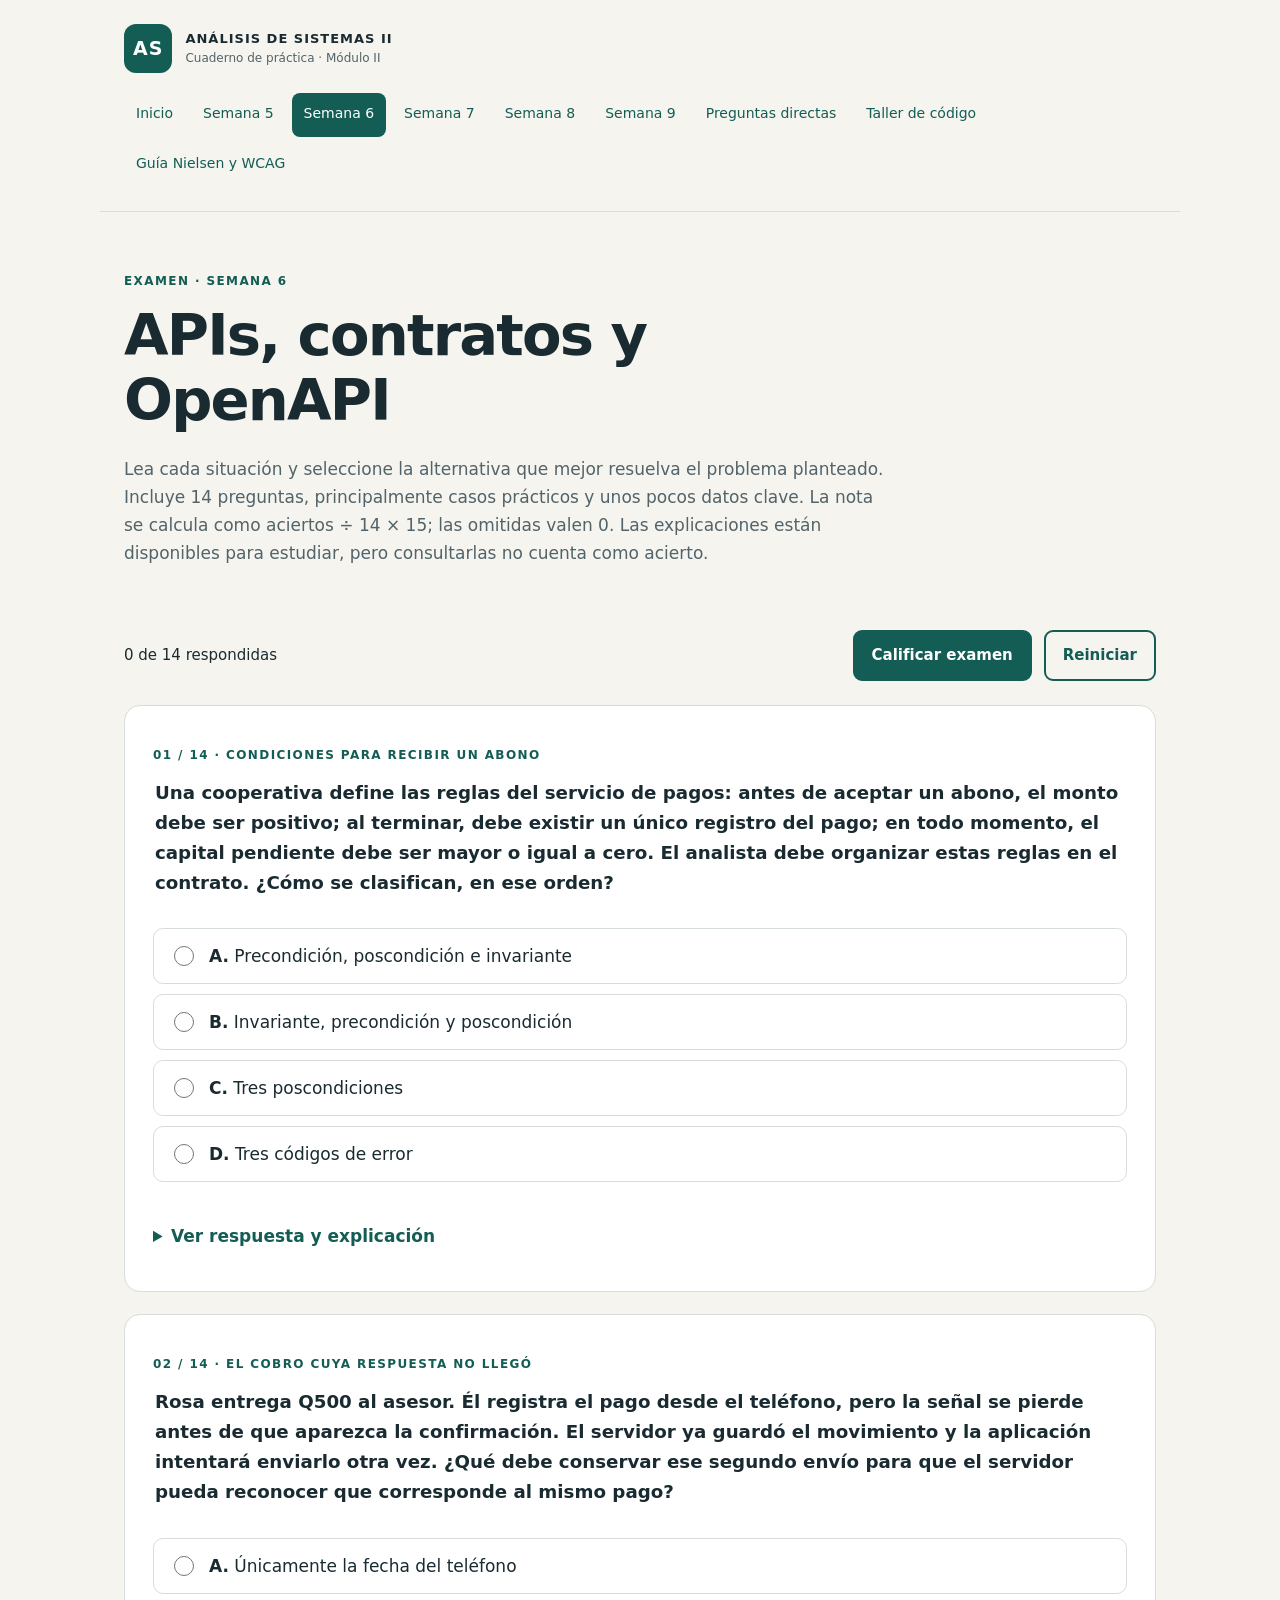
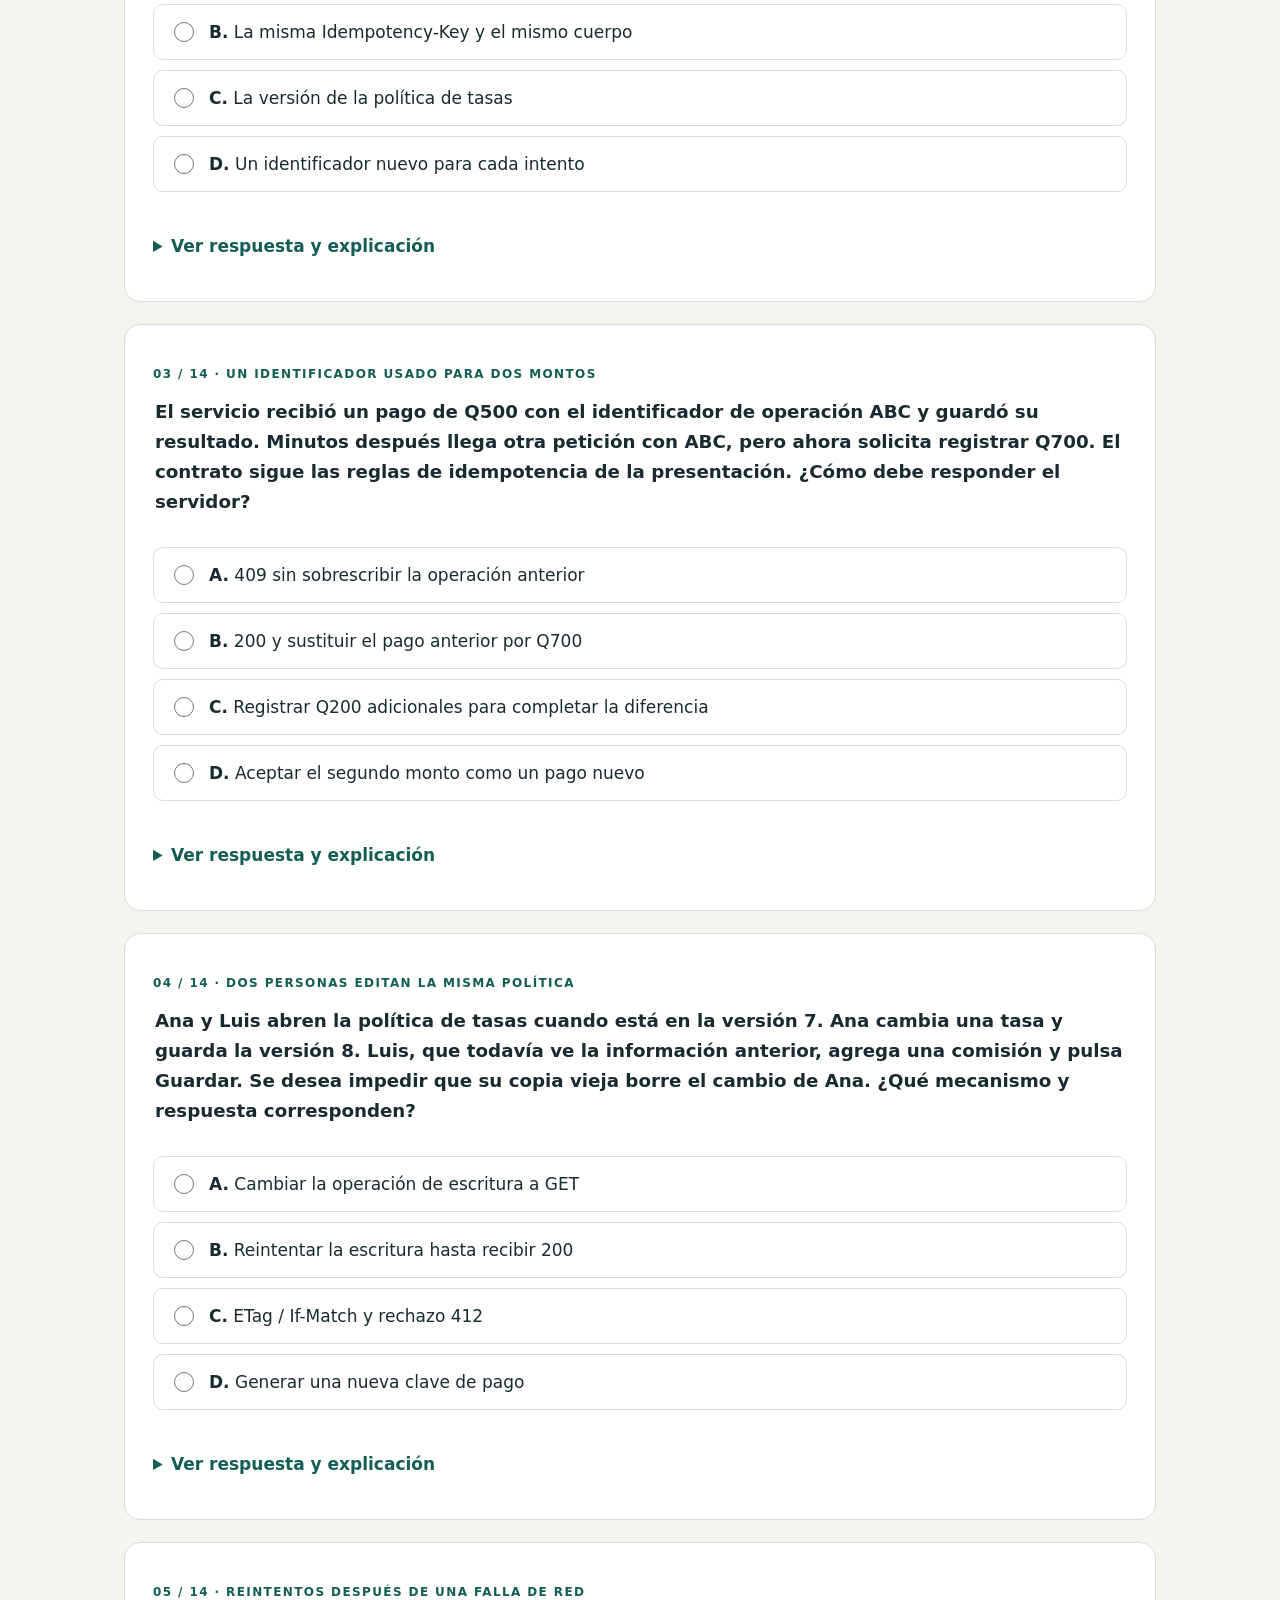
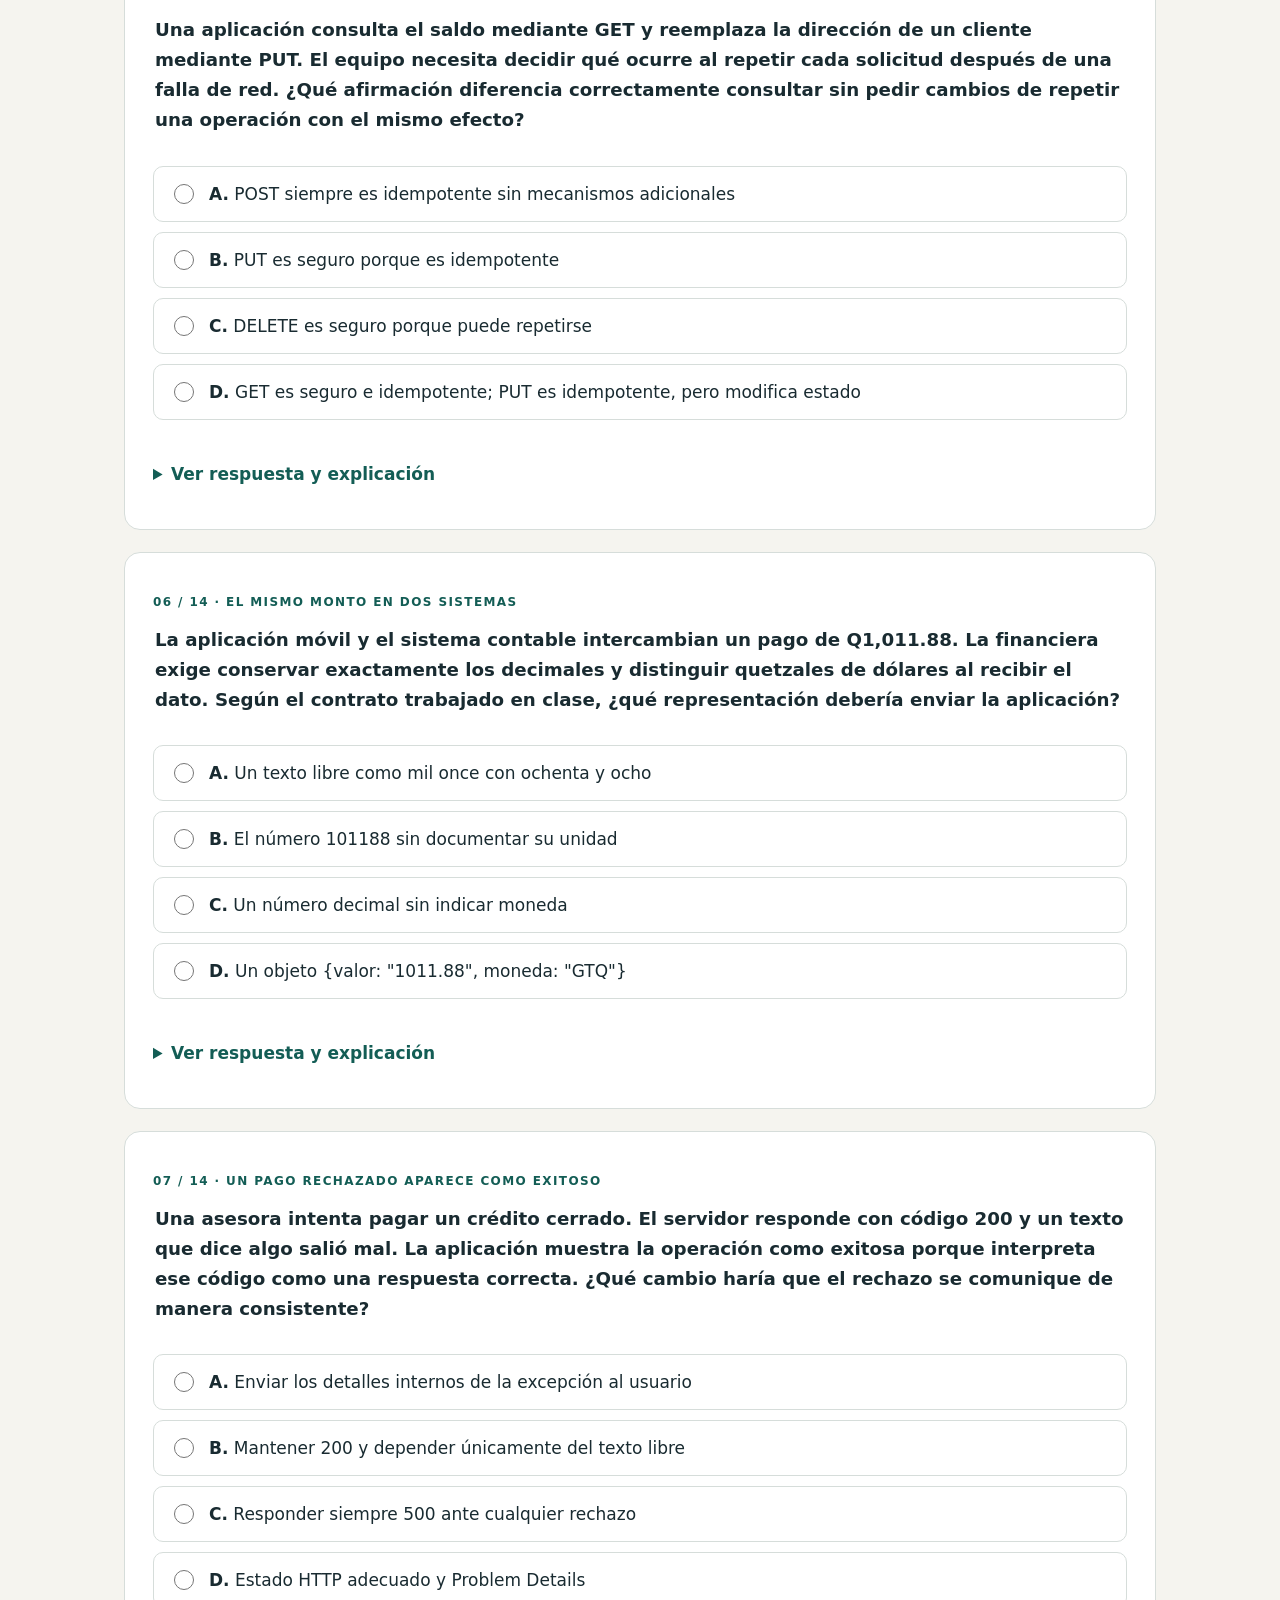
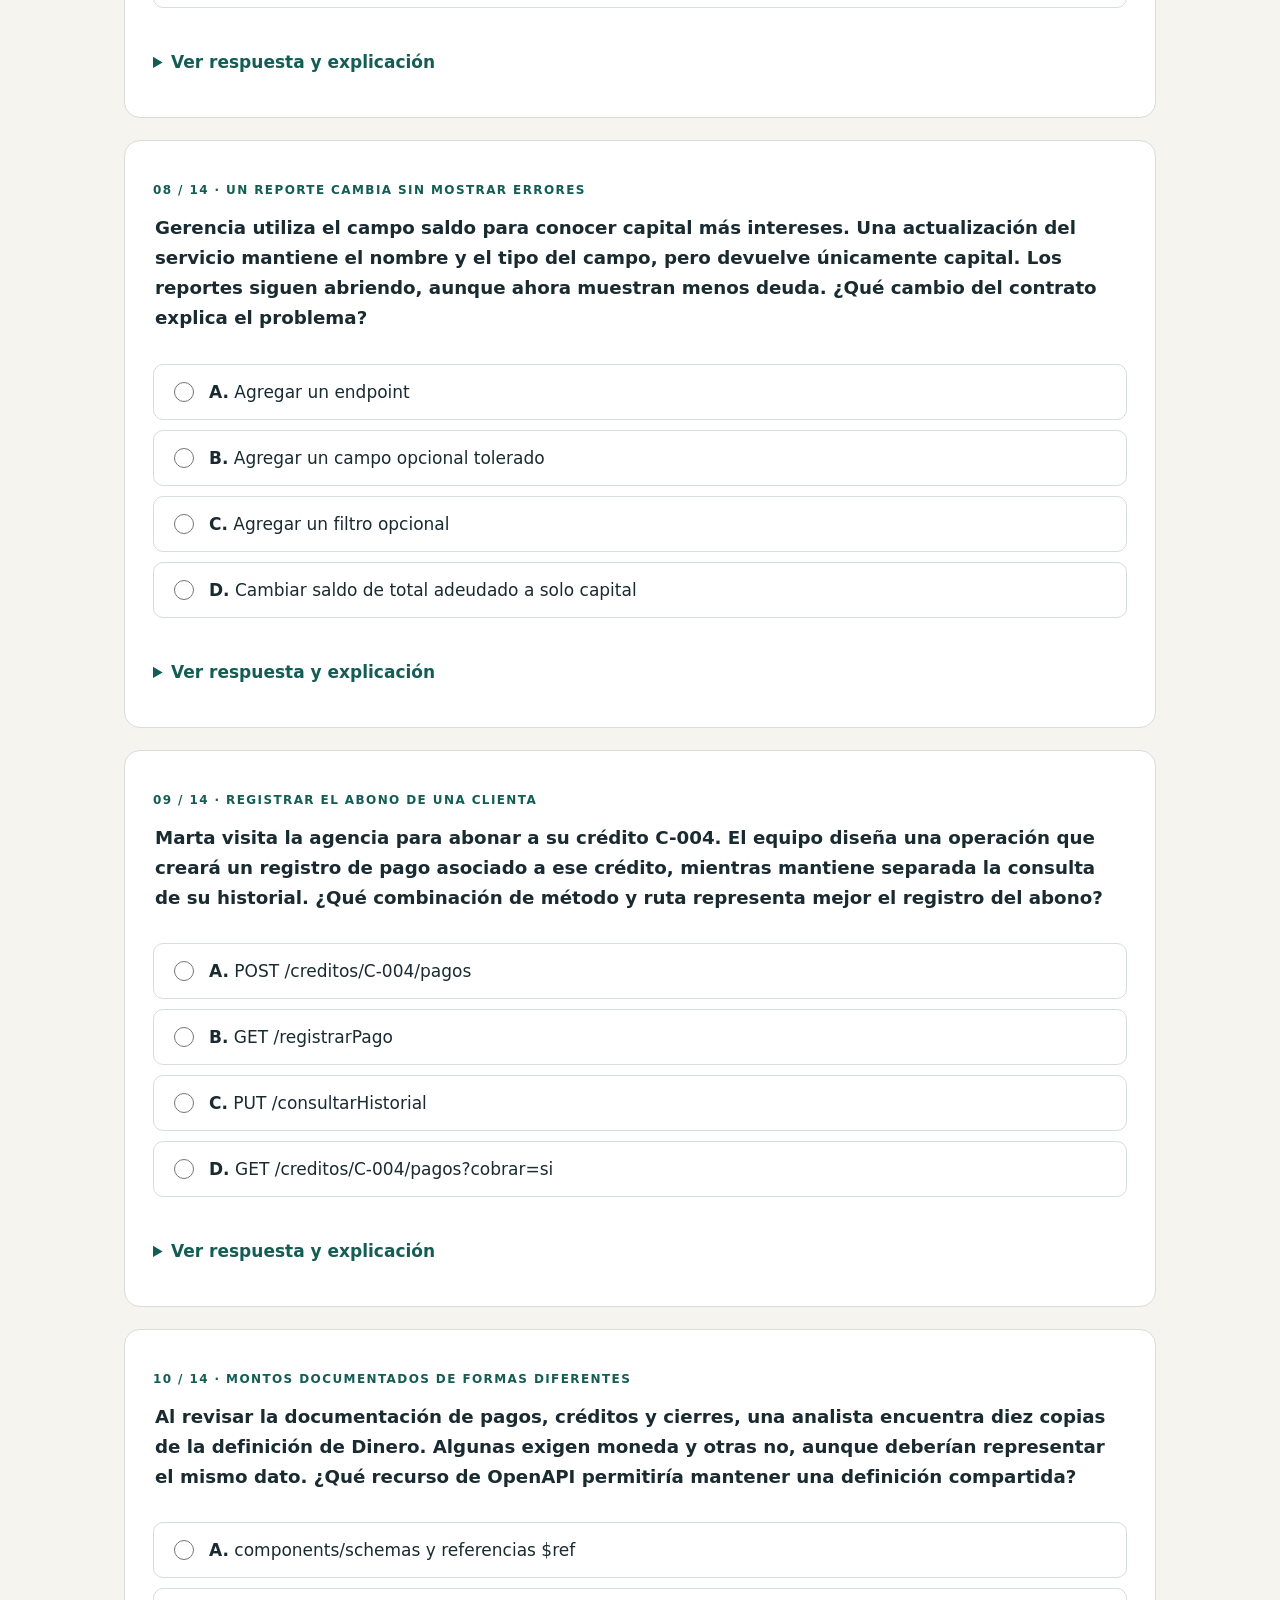
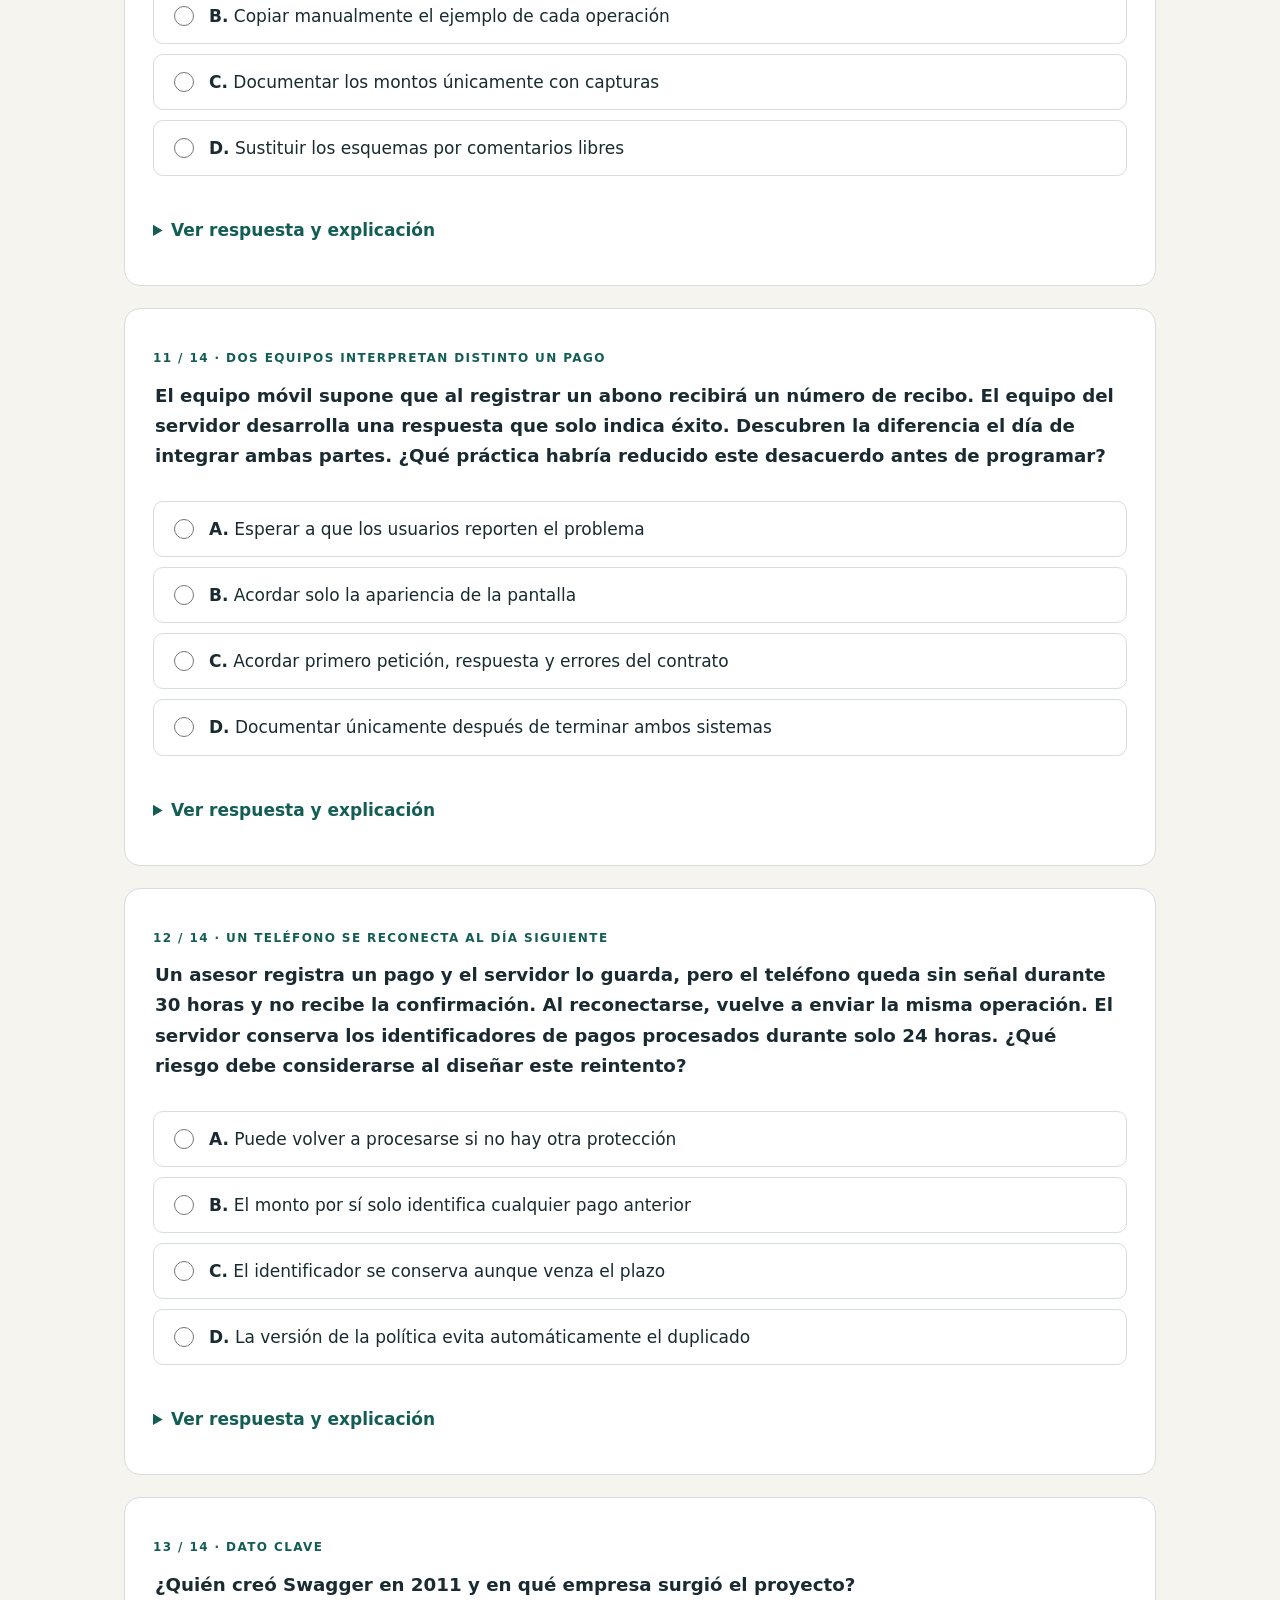
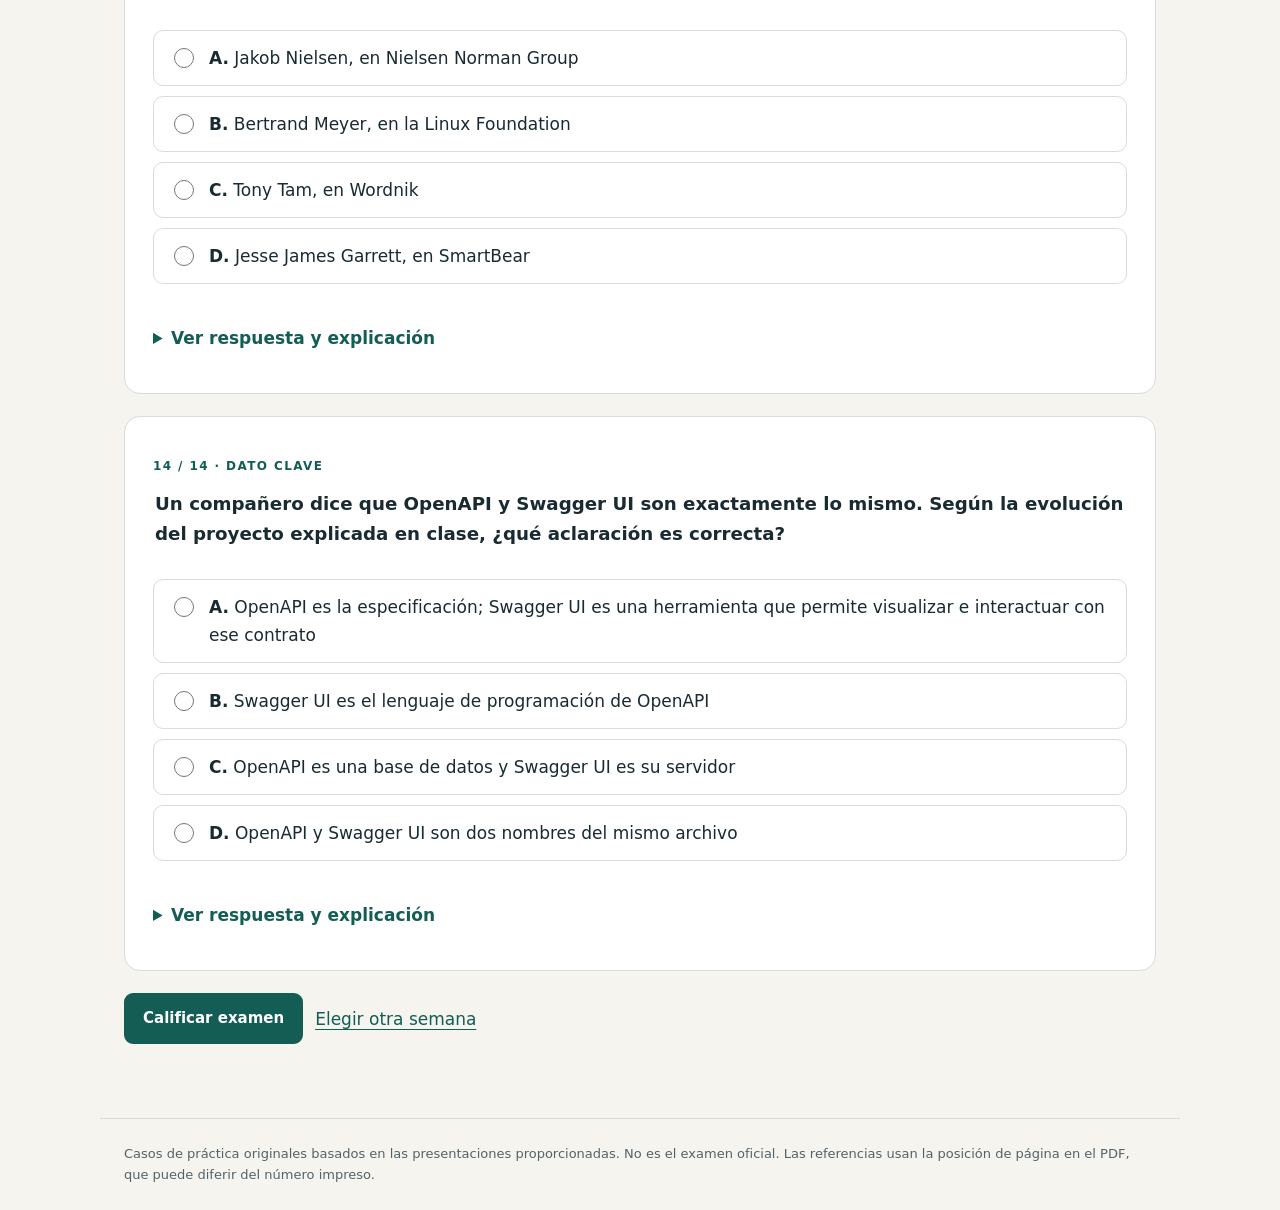
<file: analisis-de-sistema/semana-6.html>
<!doctype html>
<html lang="es"><head><meta charset="utf-8"><meta name="viewport" content="width=device-width,initial-scale=1"><title>APIs, contratos y OpenAPI · Análisis de Sistemas II</title><meta name="description" content="Preguntas de práctica con casos, datos clave y respuestas explicadas basadas en las presentaciones del curso."><link rel="canonical" href="https://cherreragt.github.io/analisis-de-sistemas/analisis-de-sistema/semana-6.html"><meta property="og:type" content="website"><meta property="og:locale" content="es_GT"><meta property="og:site_name" content="Análisis de Sistemas II"><meta property="og:title" content="APIs, contratos y OpenAPI | Análisis de Sistemas II"><meta property="og:description" content="Preguntas de práctica con casos, datos clave y respuestas explicadas basadas en las presentaciones del curso."><meta property="og:url" content="https://cherreragt.github.io/analisis-de-sistemas/analisis-de-sistema/semana-6.html"><meta name="twitter:card" content="summary"><meta name="twitter:title" content="APIs, contratos y OpenAPI | Análisis de Sistemas II"><meta name="twitter:description" content="Preguntas de práctica con casos, datos clave y respuestas explicadas basadas en las presentaciones del curso."><link rel="icon" href="favicon.svg" type="image/svg+xml"><link rel="stylesheet" href="estilos.css"><script src="examen.js" defer></script></head>
<body><a class="saltar" href="#contenido">Saltar al contenido</a><header><div class="marca"><span class="logo" aria-hidden="true">AS</span><div>ANÁLISIS DE SISTEMAS II<small>Cuaderno de práctica · Módulo II</small></div></div><nav aria-label="Exámenes y guías"><a href="index.html" >Inicio</a><a href="semana-5.html" >Semana 5</a><a href="semana-6.html" aria-current="page">Semana 6</a><a href="semana-7.html" >Semana 7</a><a href="semana-8.html" >Semana 8</a><a href="semana-9.html" >Semana 9</a><a href="preguntas-directas.html" >Preguntas directas</a><a href="refactorizacion.html" >Taller de código</a><a href="nielsen-wcag-pour.html" >Guía Nielsen y WCAG</a></nav></header><main id="contenido"><div class="encabezado"><p class="etiqueta">EXAMEN · SEMANA 6</p><h1>APIs, contratos y OpenAPI</h1><p>Lea cada situación y seleccione la alternativa que mejor resuelva el problema planteado. Incluye 14 preguntas, principalmente casos prácticos y unos pocos datos clave. La nota se calcula como aciertos ÷ 14 × 15; las omitidas valen 0. Las explicaciones están disponibles para estudiar, pero consultarlas no cuenta como acierto.</p></div><noscript><p class="nota">Puedes responder en papel y abrir las explicaciones. Activa JavaScript para obtener la calificación automática.</p></noscript><form id="examen"><div class="barra"><p id="avance" role="status">0 de 14 respondidas</p><button type="submit">Calificar examen</button><button type="button" class="secundario" id="reiniciar">Reiniciar</button></div><section id="nota-final" class="nota" tabindex="-1" hidden aria-label="Resultado del examen"></section><article class="pregunta" data-correcta="0"><p class="etiqueta">01 / 14 · Condiciones para recibir un abono</p><fieldset><legend>Una cooperativa define las reglas del servicio de pagos: antes de aceptar un abono, el monto debe ser positivo; al terminar, debe existir un único registro del pago; en todo momento, el capital pendiente debe ser mayor o igual a cero. El analista debe organizar estas reglas en el contrato. ¿Cómo se clasifican, en ese orden?</legend><label class="opcion"><input type="radio" name="p0" value="0"><span><b>A.</b> Precondición, poscondición e invariante</span></label><label class="opcion"><input type="radio" name="p0" value="1"><span><b>B.</b> Invariante, precondición y poscondición</span></label><label class="opcion"><input type="radio" name="p0" value="2"><span><b>C.</b> Tres poscondiciones</span></label><label class="opcion"><input type="radio" name="p0" value="3"><span><b>D.</b> Tres códigos de error</span></label></fieldset><p class="resultado-item" aria-live="polite"></p><details class="solucion"><summary>Ver respuesta y explicación</summary><div class="explicacion"><p><strong>Respuesta A: Precondición, poscondición e invariante</strong></p><p>La precondición obliga a quien llama; la poscondición describe lo garantizado al terminar; la invariante debe sostenerse antes y después. El contrato debe documentar también los errores.</p><p class="fuente">Base: Semana6-Presentacion-APIs-Contratos-OpenAPI.pdf · página 4 del archivo PDF.</p></div></details></article><article class="pregunta" data-correcta="1"><p class="etiqueta">02 / 14 · El cobro cuya respuesta no llegó</p><fieldset><legend>Rosa entrega Q500 al asesor. Él registra el pago desde el teléfono, pero la señal se pierde antes de que aparezca la confirmación. El servidor ya guardó el movimiento y la aplicación intentará enviarlo otra vez. ¿Qué debe conservar ese segundo envío para que el servidor pueda reconocer que corresponde al mismo pago?</legend><label class="opcion"><input type="radio" name="p1" value="0"><span><b>A.</b> Únicamente la fecha del teléfono</span></label><label class="opcion"><input type="radio" name="p1" value="1"><span><b>B.</b> La misma Idempotency-Key y el mismo cuerpo</span></label><label class="opcion"><input type="radio" name="p1" value="2"><span><b>C.</b> La versión de la política de tasas</span></label><label class="opcion"><input type="radio" name="p1" value="3"><span><b>D.</b> Un identificador nuevo para cada intento</span></label></fieldset><p class="resultado-item" aria-live="polite"></p><details class="solucion"><summary>Ver respuesta y explicación</summary><div class="explicacion"><p><strong>Respuesta B: La misma Idempotency-Key y el mismo cuerpo</strong></p><p>La clave identifica la intención de pago y se reutiliza en sus reintentos. El servidor conserva la respuesta y la huella del cuerpo para no aplicar el movimiento nuevamente.</p><p class="fuente">Base: Semana6-Presentacion-APIs-Contratos-OpenAPI.pdf · páginas 13, 14 del archivo PDF.</p></div></details></article><article class="pregunta" data-correcta="0"><p class="etiqueta">03 / 14 · Un identificador usado para dos montos</p><fieldset><legend>El servicio recibió un pago de Q500 con el identificador de operación ABC y guardó su resultado. Minutos después llega otra petición con ABC, pero ahora solicita registrar Q700. El contrato sigue las reglas de idempotencia de la presentación. ¿Cómo debe responder el servidor?</legend><label class="opcion"><input type="radio" name="p2" value="0"><span><b>A.</b> 409 sin sobrescribir la operación anterior</span></label><label class="opcion"><input type="radio" name="p2" value="1"><span><b>B.</b> 200 y sustituir el pago anterior por Q700</span></label><label class="opcion"><input type="radio" name="p2" value="2"><span><b>C.</b> Registrar Q200 adicionales para completar la diferencia</span></label><label class="opcion"><input type="radio" name="p2" value="3"><span><b>D.</b> Aceptar el segundo monto como un pago nuevo</span></label></fieldset><p class="resultado-item" aria-live="polite"></p><details class="solucion"><summary>Ver respuesta y explicación</summary><div class="explicacion"><p><strong>Respuesta A: 409 sin sobrescribir la operación anterior</strong></p><p>Una clave ya representa una operación concreta. Si cambia la huella del cuerpo, se rechaza con conflicto. Reutilizarla para otra intención ocultaría un error del cliente.</p><p class="fuente">Base: Semana6-Presentacion-APIs-Contratos-OpenAPI.pdf · página 14 del archivo PDF.</p></div></details></article><article class="pregunta" data-correcta="2"><p class="etiqueta">04 / 14 · Dos personas editan la misma política</p><fieldset><legend>Ana y Luis abren la política de tasas cuando está en la versión 7. Ana cambia una tasa y guarda la versión 8. Luis, que todavía ve la información anterior, agrega una comisión y pulsa Guardar. Se desea impedir que su copia vieja borre el cambio de Ana. ¿Qué mecanismo y respuesta corresponden?</legend><label class="opcion"><input type="radio" name="p3" value="0"><span><b>A.</b> Cambiar la operación de escritura a GET</span></label><label class="opcion"><input type="radio" name="p3" value="1"><span><b>B.</b> Reintentar la escritura hasta recibir 200</span></label><label class="opcion"><input type="radio" name="p3" value="2"><span><b>C.</b> ETag / If-Match y rechazo 412</span></label><label class="opcion"><input type="radio" name="p3" value="3"><span><b>D.</b> Generar una nueva clave de pago</span></label></fieldset><p class="resultado-item" aria-live="polite"></p><details class="solucion"><summary>Ver respuesta y explicación</summary><div class="explicacion"><p><strong>Respuesta C: ETag / If-Match y rechazo 412</strong></p><p>El bloqueo optimista verifica la versión usada como base de la escritura. El segundo asesor debe recargar y resolver el conflicto. La idempotencia atiende duplicados, no actualizaciones perdidas.</p><p class="fuente">Base: Semana6-Presentacion-APIs-Contratos-OpenAPI.pdf · página 15 del archivo PDF.</p></div></details></article><article class="pregunta" data-correcta="3"><p class="etiqueta">05 / 14 · Reintentos después de una falla de red</p><fieldset><legend>Una aplicación consulta el saldo mediante GET y reemplaza la dirección de un cliente mediante PUT. El equipo necesita decidir qué ocurre al repetir cada solicitud después de una falla de red. ¿Qué afirmación diferencia correctamente consultar sin pedir cambios de repetir una operación con el mismo efecto?</legend><label class="opcion"><input type="radio" name="p4" value="0"><span><b>A.</b> POST siempre es idempotente sin mecanismos adicionales</span></label><label class="opcion"><input type="radio" name="p4" value="1"><span><b>B.</b> PUT es seguro porque es idempotente</span></label><label class="opcion"><input type="radio" name="p4" value="2"><span><b>C.</b> DELETE es seguro porque puede repetirse</span></label><label class="opcion"><input type="radio" name="p4" value="3"><span><b>D.</b> GET es seguro e idempotente; PUT es idempotente, pero modifica estado</span></label></fieldset><p class="resultado-item" aria-live="polite"></p><details class="solucion"><summary>Ver respuesta y explicación</summary><div class="explicacion"><p><strong>Respuesta D: GET es seguro e idempotente; PUT es idempotente, pero modifica estado</strong></p><p>Seguro significa no solicitar una modificación del estado del recurso. Idempotente significa que repetir tiene el mismo efecto pretendido que hacerlo una vez; no exige respuestas idénticas en todos los intentos.</p><p class="fuente">Base: Semana6-Presentacion-APIs-Contratos-OpenAPI.pdf · página 11 del archivo PDF.</p></div></details></article><article class="pregunta" data-correcta="3"><p class="etiqueta">06 / 14 · El mismo monto en dos sistemas</p><fieldset><legend>La aplicación móvil y el sistema contable intercambian un pago de Q1,011.88. La financiera exige conservar exactamente los decimales y distinguir quetzales de dólares al recibir el dato. Según el contrato trabajado en clase, ¿qué representación debería enviar la aplicación?</legend><label class="opcion"><input type="radio" name="p5" value="0"><span><b>A.</b> Un texto libre como mil once con ochenta y ocho</span></label><label class="opcion"><input type="radio" name="p5" value="1"><span><b>B.</b> El número 101188 sin documentar su unidad</span></label><label class="opcion"><input type="radio" name="p5" value="2"><span><b>C.</b> Un número decimal sin indicar moneda</span></label><label class="opcion"><input type="radio" name="p5" value="3"><span><b>D.</b> Un objeto {valor: &quot;1011.88&quot;, moneda: &quot;GTQ&quot;}</span></label></fieldset><p class="resultado-item" aria-live="polite"></p><details class="solucion"><summary>Ver respuesta y explicación</summary><div class="explicacion"><p><strong>Respuesta D: Un objeto {valor: &quot;1011.88&quot;, moneda: &quot;GTQ&quot;}</strong></p><p>La cadena conserva la representación decimal y la moneda hace explícita la unidad. El receptor debe usar aritmética decimal o centavos enteros y validar la moneda; convertirlo enseguida a flotante pierde esa protección.</p><p class="fuente">Base: Semana6-Presentacion-APIs-Contratos-OpenAPI.pdf · página 19 del archivo PDF.</p></div></details></article><article class="pregunta" data-correcta="3"><p class="etiqueta">07 / 14 · Un pago rechazado aparece como exitoso</p><fieldset><legend>Una asesora intenta pagar un crédito cerrado. El servidor responde con código 200 y un texto que dice algo salió mal. La aplicación muestra la operación como exitosa porque interpreta ese código como una respuesta correcta. ¿Qué cambio haría que el rechazo se comunique de manera consistente?</legend><label class="opcion"><input type="radio" name="p6" value="0"><span><b>A.</b> Enviar los detalles internos de la excepción al usuario</span></label><label class="opcion"><input type="radio" name="p6" value="1"><span><b>B.</b> Mantener 200 y depender únicamente del texto libre</span></label><label class="opcion"><input type="radio" name="p6" value="2"><span><b>C.</b> Responder siempre 500 ante cualquier rechazo</span></label><label class="opcion"><input type="radio" name="p6" value="3"><span><b>D.</b> Estado HTTP adecuado y Problem Details</span></label></fieldset><p class="resultado-item" aria-live="polite"></p><details class="solucion"><summary>Ver respuesta y explicación</summary><div class="explicacion"><p><strong>Respuesta D: Estado HTTP adecuado y Problem Details</strong></p><p>El código HTTP debe representar la falla y el cuerpo uniforme application/problem+json permite identificar y explicar el problema. Un 200 engaña a clientes y observabilidad; un stack trace expone detalles internos.</p><p class="fuente">Base: Semana6-Presentacion-APIs-Contratos-OpenAPI.pdf · páginas 16, 17 del archivo PDF.</p></div></details></article><article class="pregunta" data-correcta="3"><p class="etiqueta">08 / 14 · Un reporte cambia sin mostrar errores</p><fieldset><legend>Gerencia utiliza el campo saldo para conocer capital más intereses. Una actualización del servicio mantiene el nombre y el tipo del campo, pero devuelve únicamente capital. Los reportes siguen abriendo, aunque ahora muestran menos deuda. ¿Qué cambio del contrato explica el problema?</legend><label class="opcion"><input type="radio" name="p7" value="0"><span><b>A.</b> Agregar un endpoint</span></label><label class="opcion"><input type="radio" name="p7" value="1"><span><b>B.</b> Agregar un campo opcional tolerado</span></label><label class="opcion"><input type="radio" name="p7" value="2"><span><b>C.</b> Agregar un filtro opcional</span></label><label class="opcion"><input type="radio" name="p7" value="3"><span><b>D.</b> Cambiar saldo de total adeudado a solo capital</span></label></fieldset><p class="resultado-item" aria-live="polite"></p><details class="solucion"><summary>Ver respuesta y explicación</summary><div class="explicacion"><p><strong>Respuesta D: Cambiar saldo de total adeudado a solo capital</strong></p><p>Cambiar el significado puede corromper reportes sin producir un error sintáctico. El material lo identifica como especialmente peligroso: hay que gobernar y comunicar la evolución del contrato.</p><p class="fuente">Base: Semana6-Presentacion-APIs-Contratos-OpenAPI.pdf · páginas 20, 21 del archivo PDF.</p></div></details></article><article class="pregunta" data-correcta="0"><p class="etiqueta">09 / 14 · Registrar el abono de una clienta</p><fieldset><legend>Marta visita la agencia para abonar a su crédito C-004. El equipo diseña una operación que creará un registro de pago asociado a ese crédito, mientras mantiene separada la consulta de su historial. ¿Qué combinación de método y ruta representa mejor el registro del abono?</legend><label class="opcion"><input type="radio" name="p8" value="0"><span><b>A.</b> POST /creditos/C-004/pagos</span></label><label class="opcion"><input type="radio" name="p8" value="1"><span><b>B.</b> GET /registrarPago</span></label><label class="opcion"><input type="radio" name="p8" value="2"><span><b>C.</b> PUT /consultarHistorial</span></label><label class="opcion"><input type="radio" name="p8" value="3"><span><b>D.</b> GET /creditos/C-004/pagos?cobrar=si</span></label></fieldset><p class="resultado-item" aria-live="polite"></p><details class="solucion"><summary>Ver respuesta y explicación</summary><div class="explicacion"><p><strong>Respuesta A: POST /creditos/C-004/pagos</strong></p><p>La ruta identifica recursos y el método expresa la operación. Registrar un pago cambia estado y no debe implementarse como una consulta GET.</p><p class="fuente">Base: Semana6-Presentacion-APIs-Contratos-OpenAPI.pdf · páginas 9, 10, 11 del archivo PDF.</p></div></details></article><article class="pregunta" data-correcta="0"><p class="etiqueta">10 / 14 · Montos documentados de formas diferentes</p><fieldset><legend>Al revisar la documentación de pagos, créditos y cierres, una analista encuentra diez copias de la definición de Dinero. Algunas exigen moneda y otras no, aunque deberían representar el mismo dato. ¿Qué recurso de OpenAPI permitiría mantener una definición compartida?</legend><label class="opcion"><input type="radio" name="p9" value="0"><span><b>A.</b> components/schemas y referencias $ref</span></label><label class="opcion"><input type="radio" name="p9" value="1"><span><b>B.</b> Copiar manualmente el ejemplo de cada operación</span></label><label class="opcion"><input type="radio" name="p9" value="2"><span><b>C.</b> Documentar los montos únicamente con capturas</span></label><label class="opcion"><input type="radio" name="p9" value="3"><span><b>D.</b> Sustituir los esquemas por comentarios libres</span></label></fieldset><p class="resultado-item" aria-live="polite"></p><details class="solucion"><summary>Ver respuesta y explicación</summary><div class="explicacion"><p><strong>Respuesta A: components/schemas y referencias $ref</strong></p><p>Los componentes reutilizables evitan divergencias. OpenAPI describe el contrato de la API en un formato procesable; no implementa por sí mismo reglas de negocio ni persistencia.</p><p class="fuente">Base: Semana6-Presentacion-APIs-Contratos-OpenAPI.pdf · páginas 25, 26 del archivo PDF.</p></div></details></article><article class="pregunta" data-correcta="2"><p class="etiqueta">11 / 14 · Dos equipos interpretan distinto un pago</p><fieldset><legend>El equipo móvil supone que al registrar un abono recibirá un número de recibo. El equipo del servidor desarrolla una respuesta que solo indica éxito. Descubren la diferencia el día de integrar ambas partes. ¿Qué práctica habría reducido este desacuerdo antes de programar?</legend><label class="opcion"><input type="radio" name="p10" value="0"><span><b>A.</b> Esperar a que los usuarios reporten el problema</span></label><label class="opcion"><input type="radio" name="p10" value="1"><span><b>B.</b> Acordar solo la apariencia de la pantalla</span></label><label class="opcion"><input type="radio" name="p10" value="2"><span><b>C.</b> Acordar primero petición, respuesta y errores del contrato</span></label><label class="opcion"><input type="radio" name="p10" value="3"><span><b>D.</b> Documentar únicamente después de terminar ambos sistemas</span></label></fieldset><p class="resultado-item" aria-live="polite"></p><details class="solucion"><summary>Ver respuesta y explicación</summary><div class="explicacion"><p><strong>Respuesta C: Acordar primero petición, respuesta y errores del contrato</strong></p><p>Contract-first acuerda expectativas explícitas y permite trabajar con simulaciones. Aun así, hay que verificar que la implementación cumpla el contrato acordado.</p><p class="fuente">Base: Semana6-Presentacion-APIs-Contratos-OpenAPI.pdf · página 7 del archivo PDF.</p></div></details></article><article class="pregunta" data-correcta="0"><p class="etiqueta">12 / 14 · Un teléfono se reconecta al día siguiente</p><fieldset><legend>Un asesor registra un pago y el servidor lo guarda, pero el teléfono queda sin señal durante 30 horas y no recibe la confirmación. Al reconectarse, vuelve a enviar la misma operación. El servidor conserva los identificadores de pagos procesados durante solo 24 horas. ¿Qué riesgo debe considerarse al diseñar este reintento?</legend><label class="opcion"><input type="radio" name="p11" value="0"><span><b>A.</b> Puede volver a procesarse si no hay otra protección</span></label><label class="opcion"><input type="radio" name="p11" value="1"><span><b>B.</b> El monto por sí solo identifica cualquier pago anterior</span></label><label class="opcion"><input type="radio" name="p11" value="2"><span><b>C.</b> El identificador se conserva aunque venza el plazo</span></label><label class="opcion"><input type="radio" name="p11" value="3"><span><b>D.</b> La versión de la política evita automáticamente el duplicado</span></label></fieldset><p class="resultado-item" aria-live="polite"></p><details class="solucion"><summary>Ver respuesta y explicación</summary><div class="explicacion"><p><strong>Respuesta A: Puede volver a procesarse si no hay otra protección</strong></p><p>La protección depende de la ventana de retención. Una clave olvidada puede tratarse como nueva; documentar esta ventana es parte del contrato y del diseño de reintentos.</p><p class="fuente">Base: Semana6-Presentacion-APIs-Contratos-OpenAPI.pdf · página 14 del archivo PDF.</p></div></details></article><article class="pregunta" data-correcta="2"><p class="etiqueta">13 / 14 · Dato clave</p><fieldset><legend>¿Quién creó Swagger en 2011 y en qué empresa surgió el proyecto?</legend><label class="opcion"><input type="radio" name="p12" value="0"><span><b>A.</b> Jakob Nielsen, en Nielsen Norman Group</span></label><label class="opcion"><input type="radio" name="p12" value="1"><span><b>B.</b> Bertrand Meyer, en la Linux Foundation</span></label><label class="opcion"><input type="radio" name="p12" value="2"><span><b>C.</b> Tony Tam, en Wordnik</span></label><label class="opcion"><input type="radio" name="p12" value="3"><span><b>D.</b> Jesse James Garrett, en SmartBear</span></label></fieldset><p class="resultado-item" aria-live="polite"></p><details class="solucion"><summary>Ver respuesta y explicación</summary><div class="explicacion"><p><strong>Respuesta C: Tony Tam, en Wordnik</strong></p><p>Tony Tam creó Swagger en Wordnik para describir la API de su diccionario en línea. La presentación sitúa la especificación 1.0 en agosto de 2011. Este origen ayuda a distinguir el proyecto original de su evolución posterior a OpenAPI.</p><p class="fuente">Base: Semana6-Presentacion-APIs-Contratos-OpenAPI.pdf · página 23 del archivo PDF.</p></div></details></article><article class="pregunta" data-correcta="0"><p class="etiqueta">14 / 14 · Dato clave</p><fieldset><legend>Un compañero dice que OpenAPI y Swagger UI son exactamente lo mismo. Según la evolución del proyecto explicada en clase, ¿qué aclaración es correcta?</legend><label class="opcion"><input type="radio" name="p13" value="0"><span><b>A.</b> OpenAPI es la especificación; Swagger UI es una herramienta que permite visualizar e interactuar con ese contrato</span></label><label class="opcion"><input type="radio" name="p13" value="1"><span><b>B.</b> Swagger UI es el lenguaje de programación de OpenAPI</span></label><label class="opcion"><input type="radio" name="p13" value="2"><span><b>C.</b> OpenAPI es una base de datos y Swagger UI es su servidor</span></label><label class="opcion"><input type="radio" name="p13" value="3"><span><b>D.</b> OpenAPI y Swagger UI son dos nombres del mismo archivo</span></label></fieldset><p class="resultado-item" aria-live="polite"></p><details class="solucion"><summary>Ver respuesta y explicación</summary><div class="explicacion"><p><strong>Respuesta A: OpenAPI es la especificación; Swagger UI es una herramienta que permite visualizar e interactuar con ese contrato</strong></p><p>En 2015 se donó la especificación a la OpenAPI Initiative y pasó a llamarse OpenAPI Specification. La marca Swagger permaneció asociada a herramientas. El contrato puede guardarse como openapi.yaml; Swagger UI es un visor, no la especificación.</p><p class="fuente">Base: Semana6-Presentacion-APIs-Contratos-OpenAPI.pdf · páginas 23, 25 del archivo PDF.</p></div></details></article><div class="barra"><button type="submit">Calificar examen</button><a href="index.html">Elegir otra semana</a></div></form></main><footer>Casos de práctica originales basados en las presentaciones proporcionadas. No es el examen oficial. Las referencias usan la posición de página en el PDF, que puede diferir del número impreso.</footer></body></html>
</file>
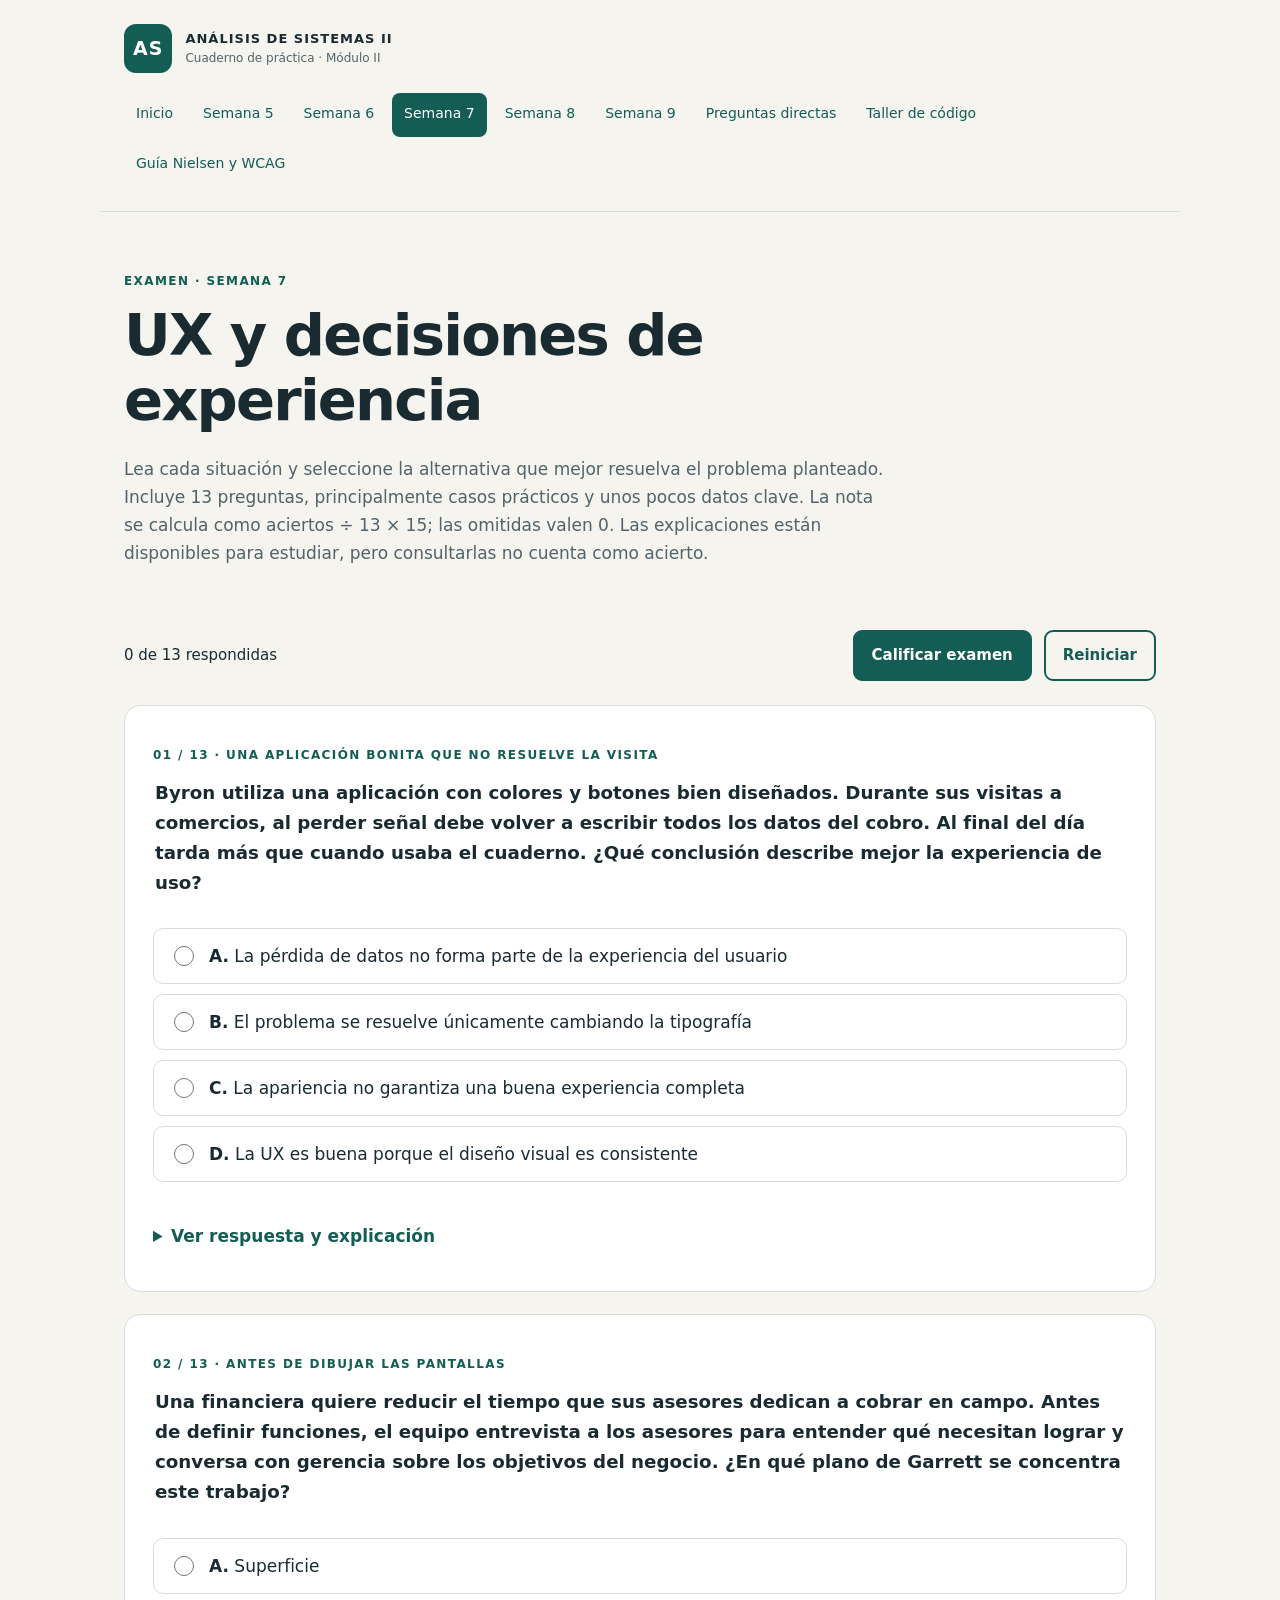
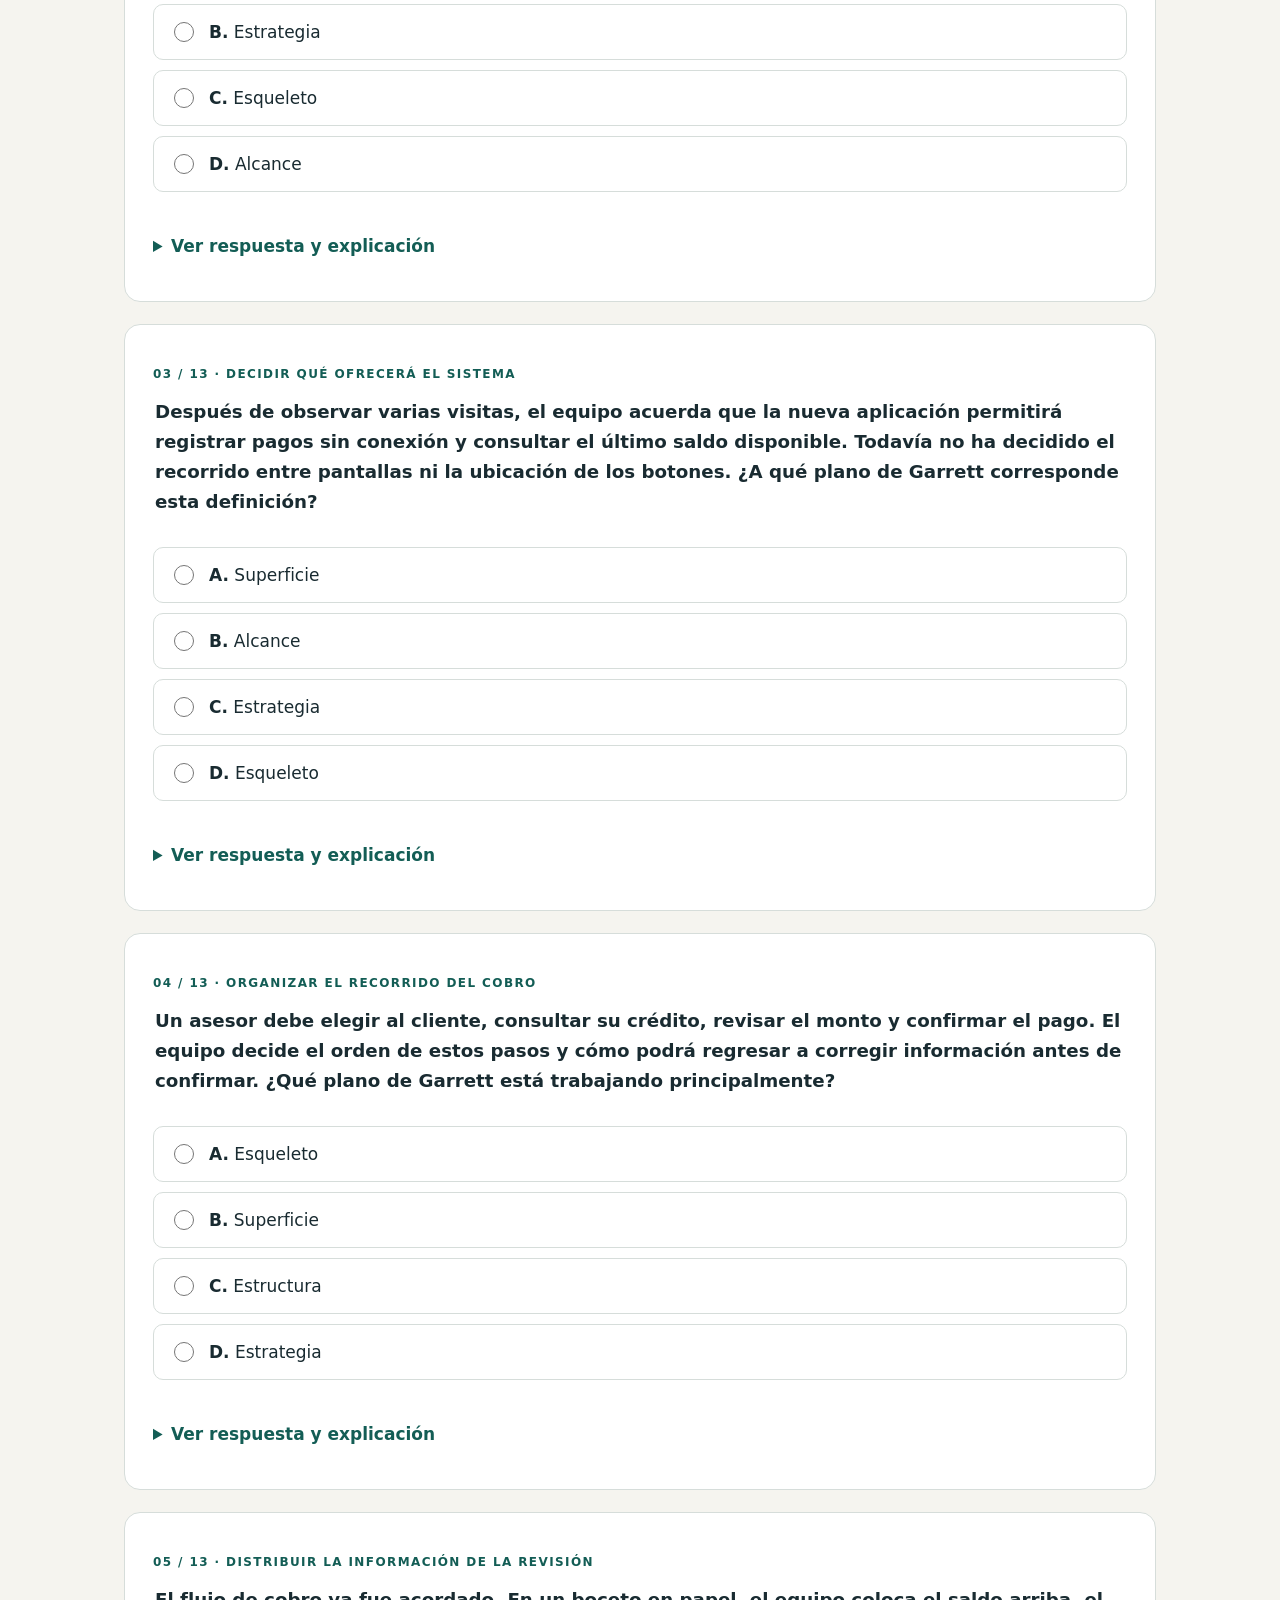
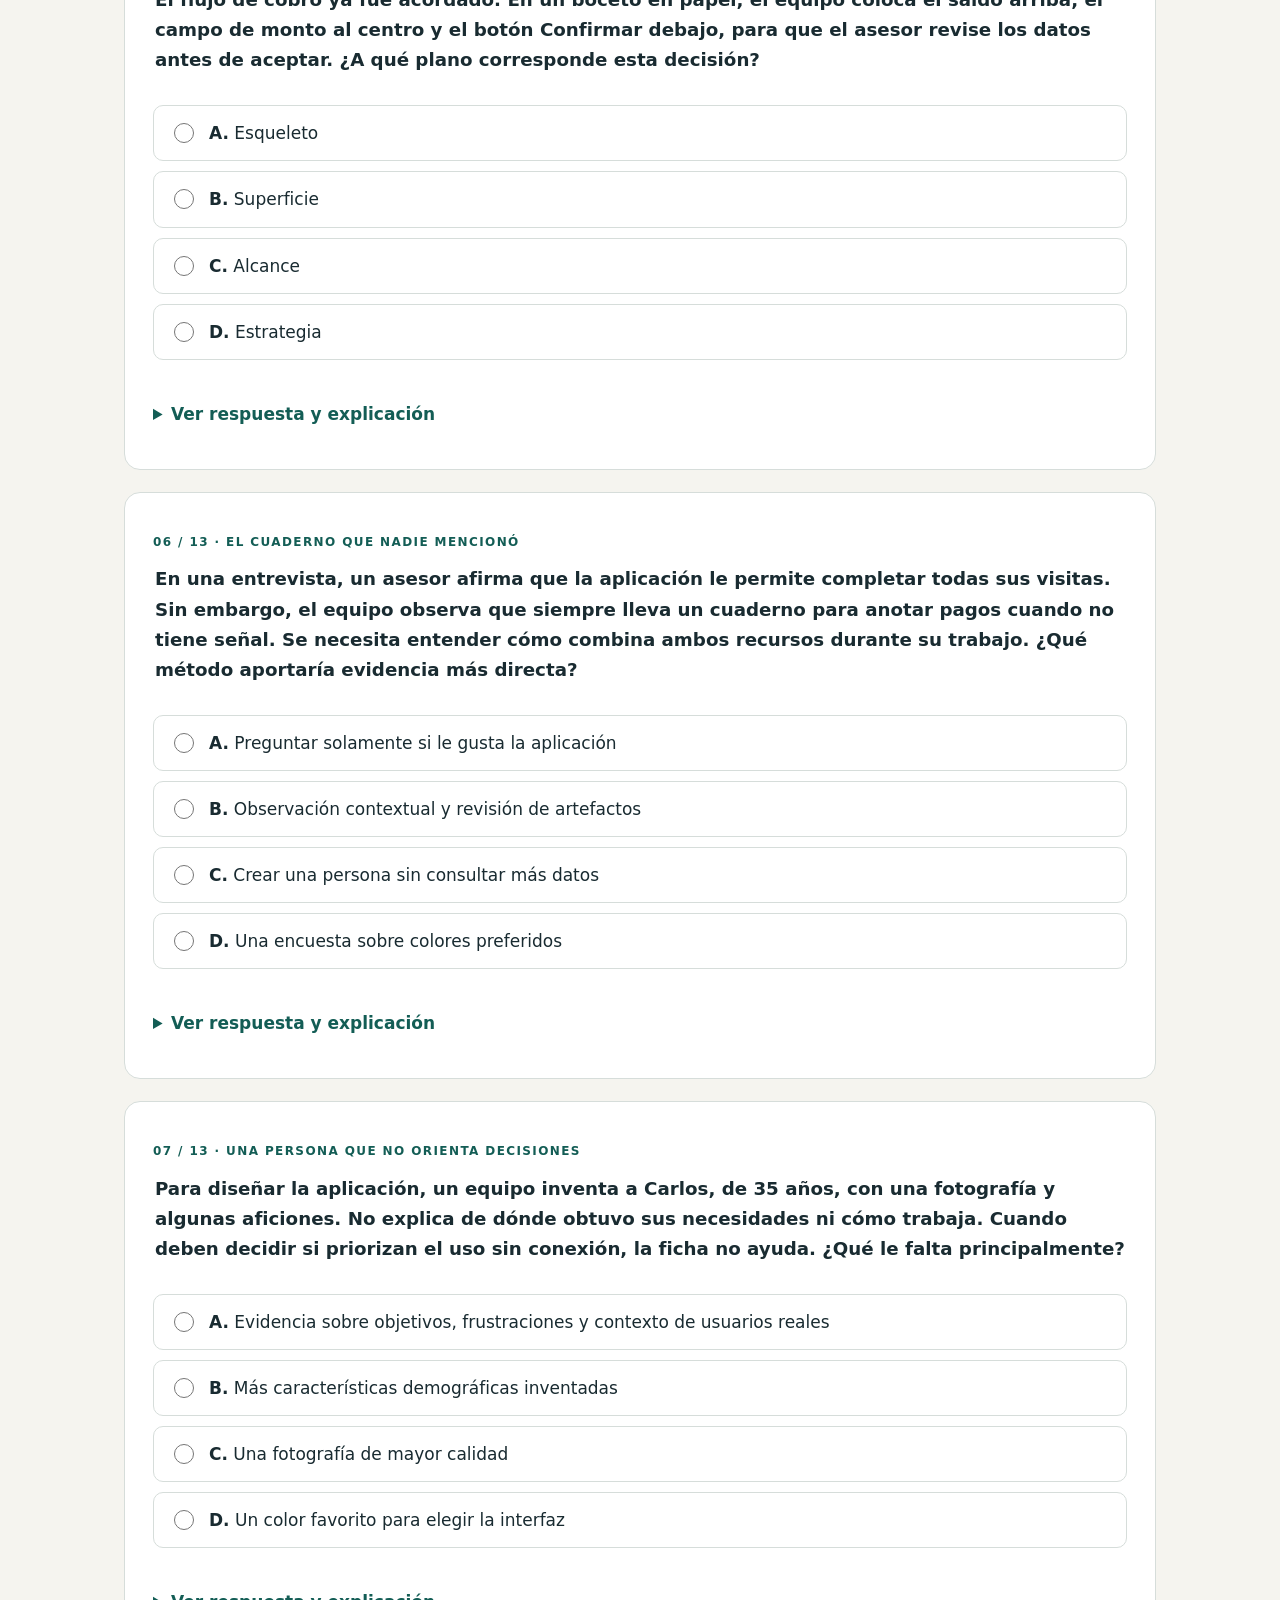
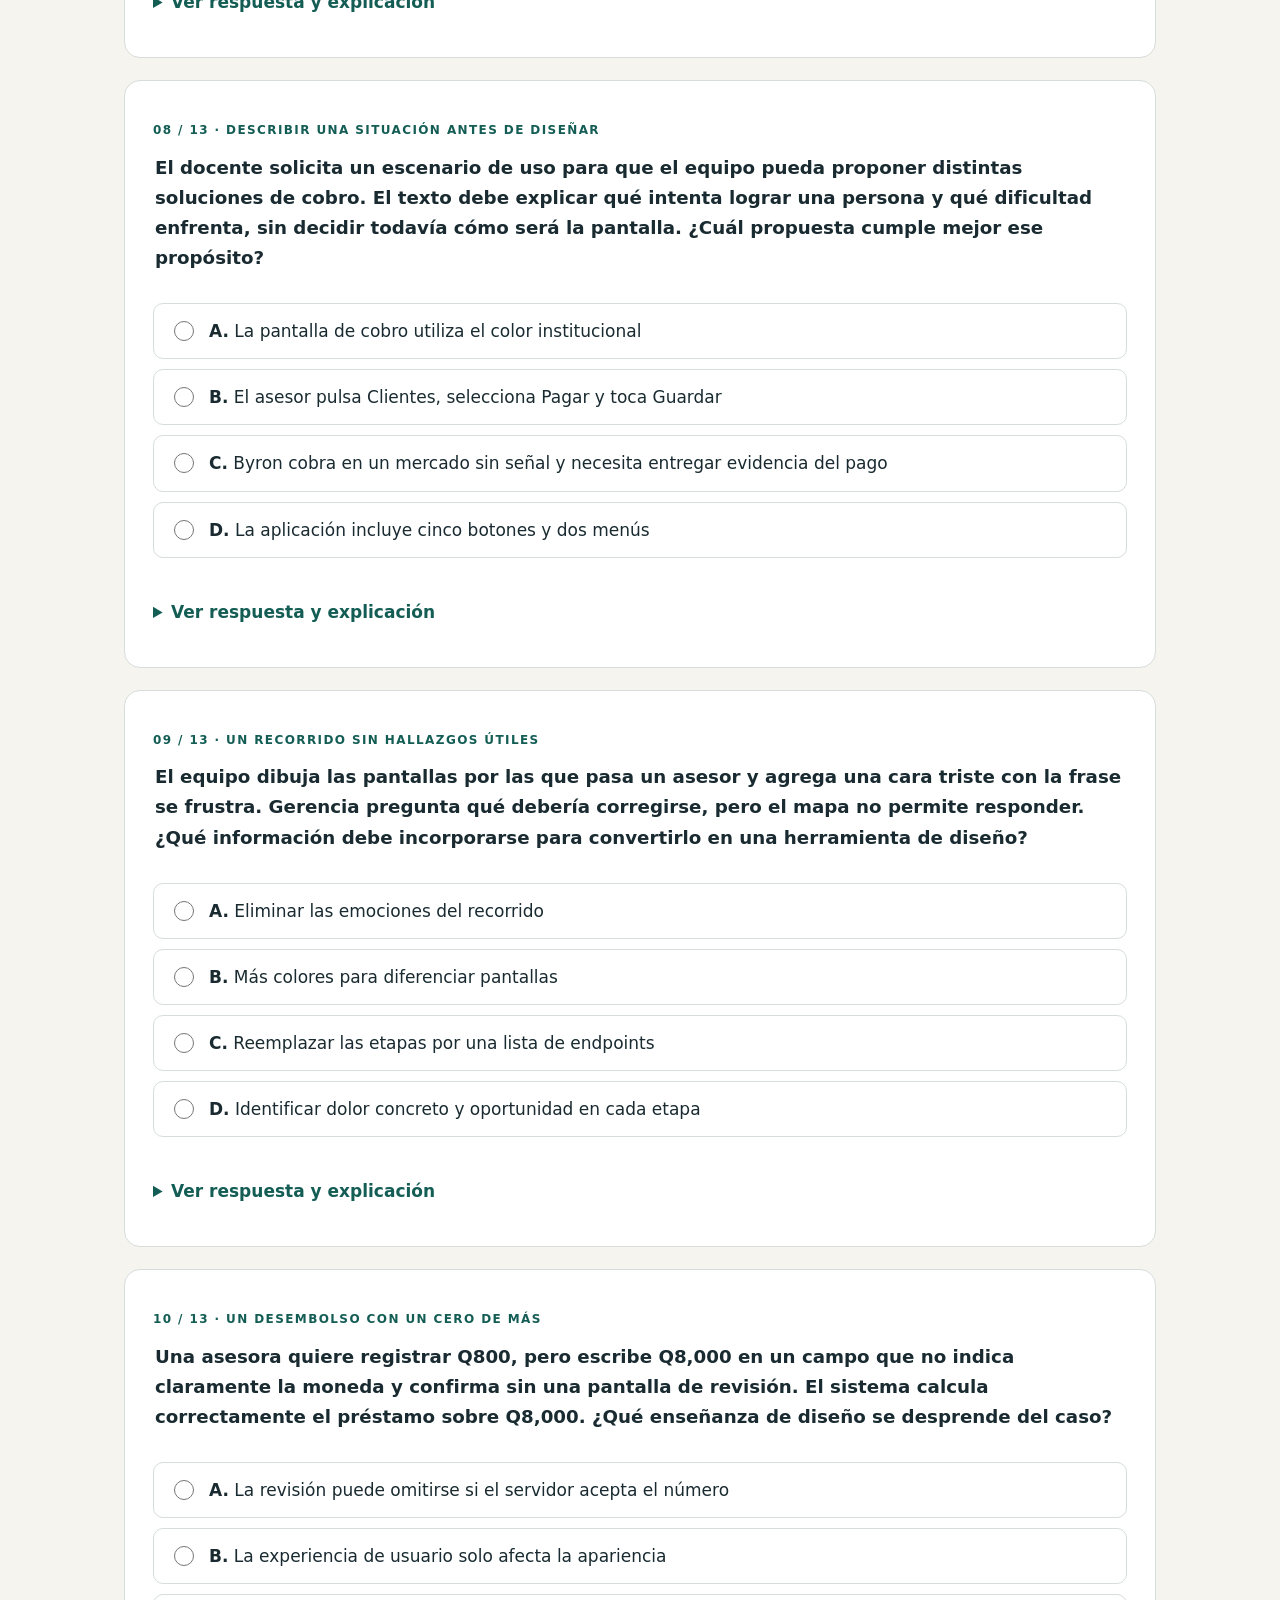
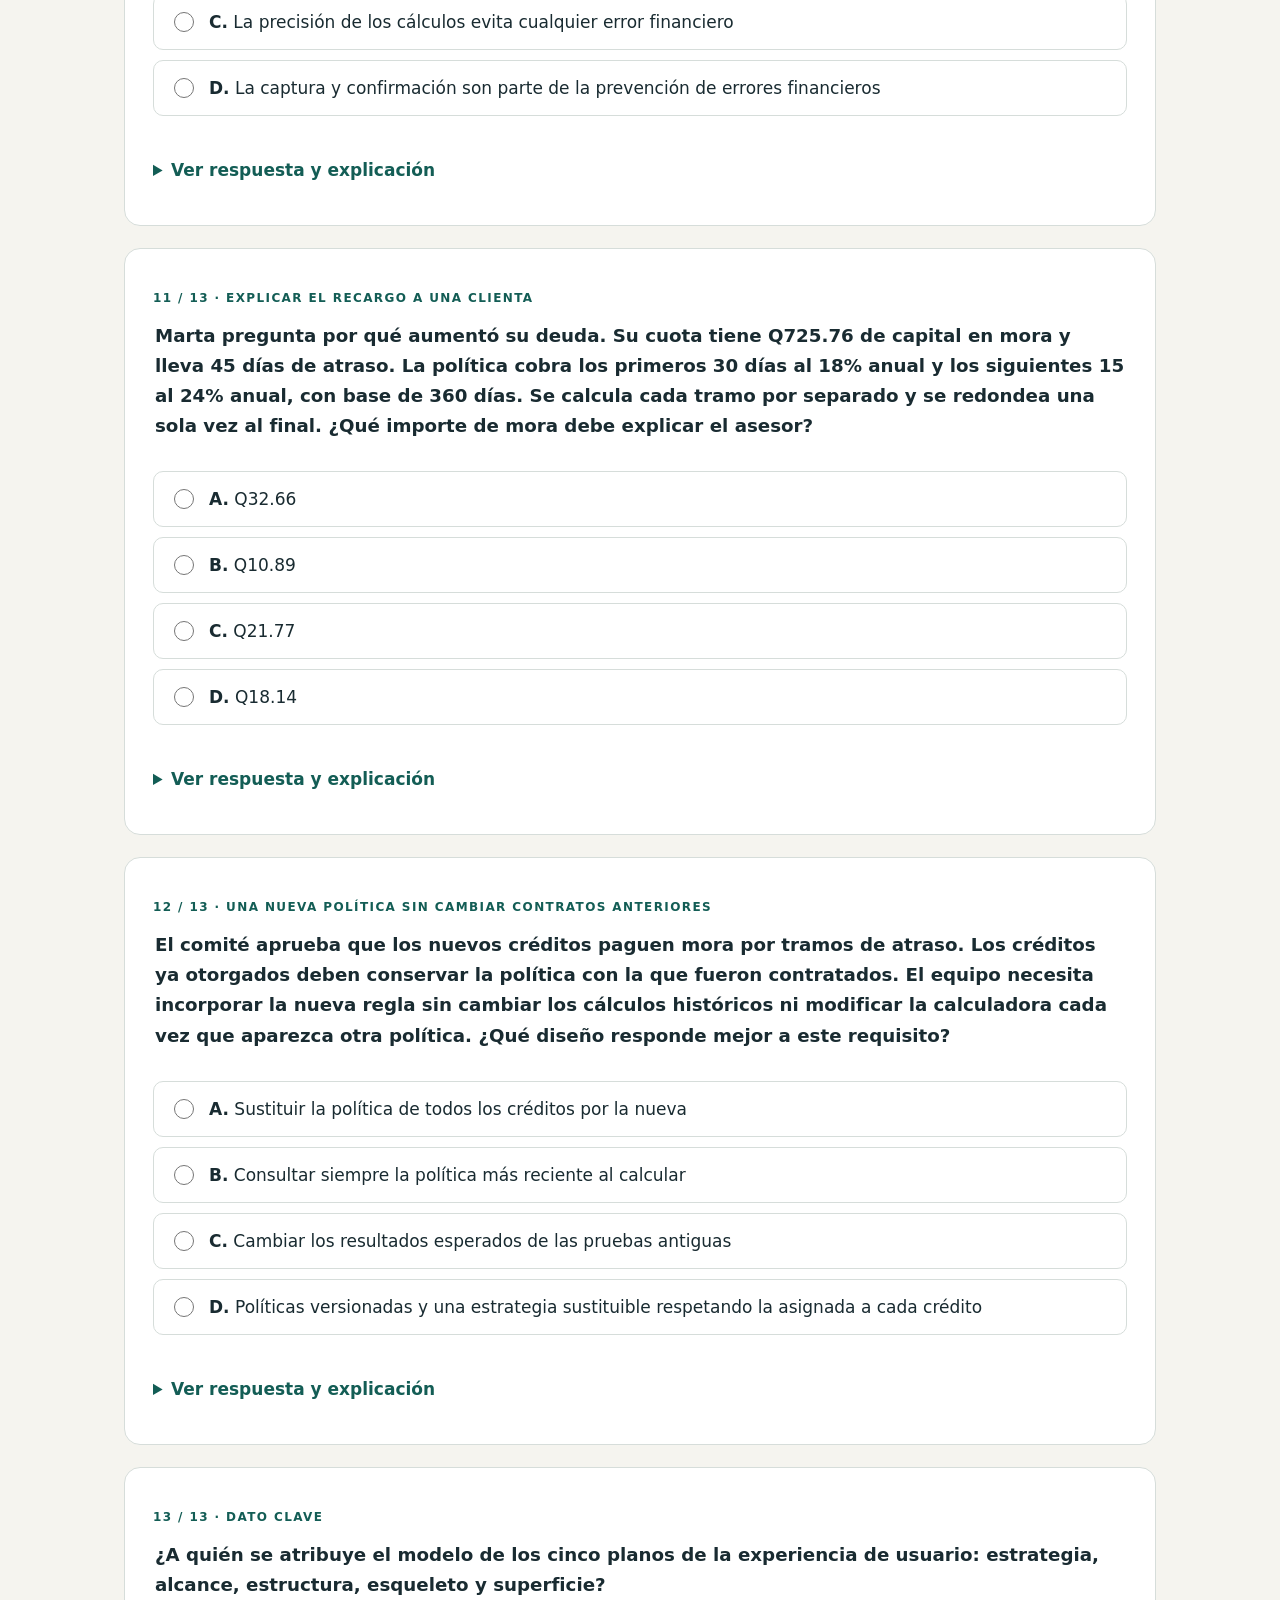
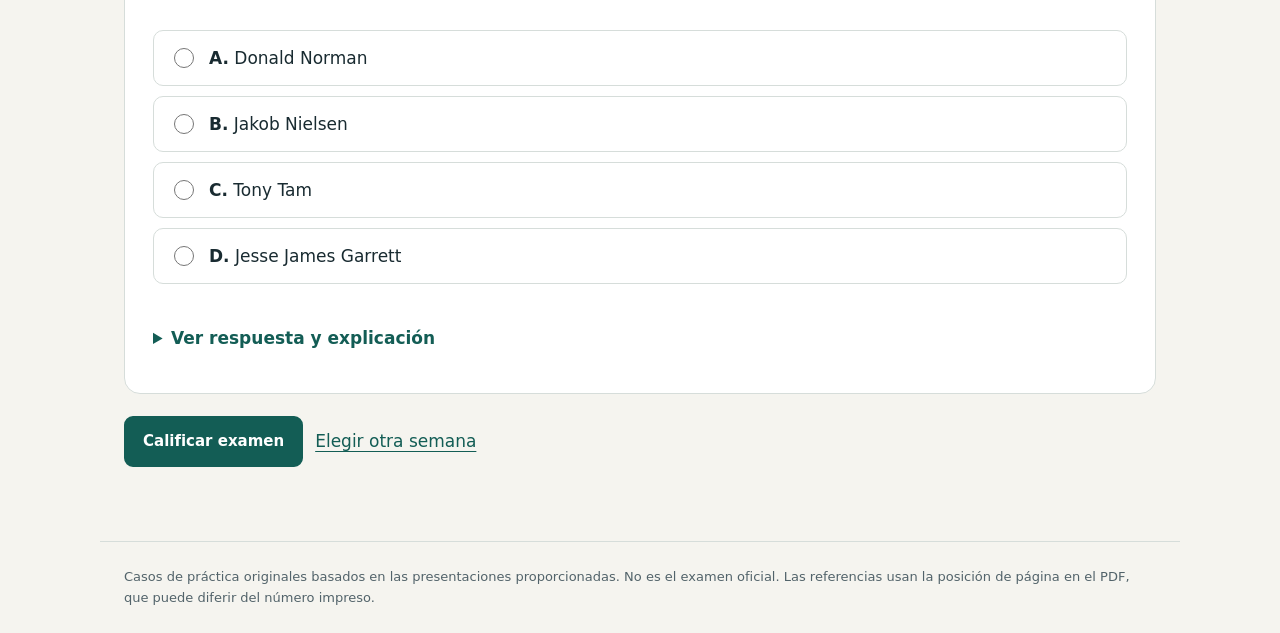
<file: analisis-de-sistema/semana-7.html>
<!doctype html>
<html lang="es"><head><meta charset="utf-8"><meta name="viewport" content="width=device-width,initial-scale=1"><title>UX y decisiones de experiencia · Análisis de Sistemas II</title><meta name="description" content="Preguntas de práctica con casos, datos clave y respuestas explicadas basadas en las presentaciones del curso."><link rel="canonical" href="https://cherreragt.github.io/analisis-de-sistemas/analisis-de-sistema/semana-7.html"><meta property="og:type" content="website"><meta property="og:locale" content="es_GT"><meta property="og:site_name" content="Análisis de Sistemas II"><meta property="og:title" content="UX y decisiones de experiencia | Análisis de Sistemas II"><meta property="og:description" content="Preguntas de práctica con casos, datos clave y respuestas explicadas basadas en las presentaciones del curso."><meta property="og:url" content="https://cherreragt.github.io/analisis-de-sistemas/analisis-de-sistema/semana-7.html"><meta name="twitter:card" content="summary"><meta name="twitter:title" content="UX y decisiones de experiencia | Análisis de Sistemas II"><meta name="twitter:description" content="Preguntas de práctica con casos, datos clave y respuestas explicadas basadas en las presentaciones del curso."><link rel="icon" href="favicon.svg" type="image/svg+xml"><link rel="stylesheet" href="estilos.css"><script src="examen.js" defer></script></head>
<body><a class="saltar" href="#contenido">Saltar al contenido</a><header><div class="marca"><span class="logo" aria-hidden="true">AS</span><div>ANÁLISIS DE SISTEMAS II<small>Cuaderno de práctica · Módulo II</small></div></div><nav aria-label="Exámenes y guías"><a href="index.html" >Inicio</a><a href="semana-5.html" >Semana 5</a><a href="semana-6.html" >Semana 6</a><a href="semana-7.html" aria-current="page">Semana 7</a><a href="semana-8.html" >Semana 8</a><a href="semana-9.html" >Semana 9</a><a href="preguntas-directas.html" >Preguntas directas</a><a href="refactorizacion.html" >Taller de código</a><a href="nielsen-wcag-pour.html" >Guía Nielsen y WCAG</a></nav></header><main id="contenido"><div class="encabezado"><p class="etiqueta">EXAMEN · SEMANA 7</p><h1>UX y decisiones de experiencia</h1><p>Lea cada situación y seleccione la alternativa que mejor resuelva el problema planteado. Incluye 13 preguntas, principalmente casos prácticos y unos pocos datos clave. La nota se calcula como aciertos ÷ 13 × 15; las omitidas valen 0. Las explicaciones están disponibles para estudiar, pero consultarlas no cuenta como acierto.</p></div><noscript><p class="nota">Puedes responder en papel y abrir las explicaciones. Activa JavaScript para obtener la calificación automática.</p></noscript><form id="examen"><div class="barra"><p id="avance" role="status">0 de 13 respondidas</p><button type="submit">Calificar examen</button><button type="button" class="secundario" id="reiniciar">Reiniciar</button></div><section id="nota-final" class="nota" tabindex="-1" hidden aria-label="Resultado del examen"></section><article class="pregunta" data-correcta="2"><p class="etiqueta">01 / 13 · Una aplicación bonita que no resuelve la visita</p><fieldset><legend>Byron utiliza una aplicación con colores y botones bien diseñados. Durante sus visitas a comercios, al perder señal debe volver a escribir todos los datos del cobro. Al final del día tarda más que cuando usaba el cuaderno. ¿Qué conclusión describe mejor la experiencia de uso?</legend><label class="opcion"><input type="radio" name="p0" value="0"><span><b>A.</b> La pérdida de datos no forma parte de la experiencia del usuario</span></label><label class="opcion"><input type="radio" name="p0" value="1"><span><b>B.</b> El problema se resuelve únicamente cambiando la tipografía</span></label><label class="opcion"><input type="radio" name="p0" value="2"><span><b>C.</b> La apariencia no garantiza una buena experiencia completa</span></label><label class="opcion"><input type="radio" name="p0" value="3"><span><b>D.</b> La UX es buena porque el diseño visual es consistente</span></label></fieldset><p class="resultado-item" aria-live="polite"></p><details class="solucion"><summary>Ver respuesta y explicación</summary><div class="explicacion"><p><strong>Respuesta C: La apariencia no garantiza una buena experiencia completa</strong></p><p>UX incluye lo que la persona hace y percibe para alcanzar su objetivo, antes, durante y después. UI es la superficie de interacción; una falla del recorrido puede arruinar la experiencia aunque la pantalla sea atractiva.</p><p class="fuente">Base: Semana7-Presentacion-Analisis-Sistemas-II-037.pdf · páginas 6, 8 del archivo PDF.</p></div></details></article><article class="pregunta" data-correcta="1"><p class="etiqueta">02 / 13 · Antes de dibujar las pantallas</p><fieldset><legend>Una financiera quiere reducir el tiempo que sus asesores dedican a cobrar en campo. Antes de definir funciones, el equipo entrevista a los asesores para entender qué necesitan lograr y conversa con gerencia sobre los objetivos del negocio. ¿En qué plano de Garrett se concentra este trabajo?</legend><label class="opcion"><input type="radio" name="p1" value="0"><span><b>A.</b> Superficie</span></label><label class="opcion"><input type="radio" name="p1" value="1"><span><b>B.</b> Estrategia</span></label><label class="opcion"><input type="radio" name="p1" value="2"><span><b>C.</b> Esqueleto</span></label><label class="opcion"><input type="radio" name="p1" value="3"><span><b>D.</b> Alcance</span></label></fieldset><p class="resultado-item" aria-live="polite"></p><details class="solucion"><summary>Ver respuesta y explicación</summary><div class="explicacion"><p><strong>Respuesta B: Estrategia</strong></p><p>Estrategia relaciona las necesidades del usuario con los objetivos del negocio. El alcance decidirá funciones concretas; todavía se está entendiendo el objetivo.</p><p class="fuente">Base: Semana7-Presentacion-Analisis-Sistemas-II-037.pdf · página 7 del archivo PDF.</p></div></details></article><article class="pregunta" data-correcta="1"><p class="etiqueta">03 / 13 · Decidir qué ofrecerá el sistema</p><fieldset><legend>Después de observar varias visitas, el equipo acuerda que la nueva aplicación permitirá registrar pagos sin conexión y consultar el último saldo disponible. Todavía no ha decidido el recorrido entre pantallas ni la ubicación de los botones. ¿A qué plano de Garrett corresponde esta definición?</legend><label class="opcion"><input type="radio" name="p2" value="0"><span><b>A.</b> Superficie</span></label><label class="opcion"><input type="radio" name="p2" value="1"><span><b>B.</b> Alcance</span></label><label class="opcion"><input type="radio" name="p2" value="2"><span><b>C.</b> Estrategia</span></label><label class="opcion"><input type="radio" name="p2" value="3"><span><b>D.</b> Esqueleto</span></label></fieldset><p class="resultado-item" aria-live="polite"></p><details class="solucion"><summary>Ver respuesta y explicación</summary><div class="explicacion"><p><strong>Respuesta B: Alcance</strong></p><p>Alcance delimita funciones y contenidos. Su flujo se definirá en estructura, su disposición en esqueleto y su apariencia en superficie.</p><p class="fuente">Base: Semana7-Presentacion-Analisis-Sistemas-II-037.pdf · página 7 del archivo PDF.</p></div></details></article><article class="pregunta" data-correcta="2"><p class="etiqueta">04 / 13 · Organizar el recorrido del cobro</p><fieldset><legend>Un asesor debe elegir al cliente, consultar su crédito, revisar el monto y confirmar el pago. El equipo decide el orden de estos pasos y cómo podrá regresar a corregir información antes de confirmar. ¿Qué plano de Garrett está trabajando principalmente?</legend><label class="opcion"><input type="radio" name="p3" value="0"><span><b>A.</b> Esqueleto</span></label><label class="opcion"><input type="radio" name="p3" value="1"><span><b>B.</b> Superficie</span></label><label class="opcion"><input type="radio" name="p3" value="2"><span><b>C.</b> Estructura</span></label><label class="opcion"><input type="radio" name="p3" value="3"><span><b>D.</b> Estrategia</span></label></fieldset><p class="resultado-item" aria-live="polite"></p><details class="solucion"><summary>Ver respuesta y explicación</summary><div class="explicacion"><p><strong>Respuesta C: Estructura</strong></p><p>Estructura organiza la información y la interacción entre pasos. Esqueleto define dónde se ubican los controles dentro de esas pantallas.</p><p class="fuente">Base: Semana7-Presentacion-Analisis-Sistemas-II-037.pdf · página 7 del archivo PDF.</p></div></details></article><article class="pregunta" data-correcta="0"><p class="etiqueta">05 / 13 · Distribuir la información de la revisión</p><fieldset><legend>El flujo de cobro ya fue acordado. En un boceto en papel, el equipo coloca el saldo arriba, el campo de monto al centro y el botón Confirmar debajo, para que el asesor revise los datos antes de aceptar. ¿A qué plano corresponde esta decisión?</legend><label class="opcion"><input type="radio" name="p4" value="0"><span><b>A.</b> Esqueleto</span></label><label class="opcion"><input type="radio" name="p4" value="1"><span><b>B.</b> Superficie</span></label><label class="opcion"><input type="radio" name="p4" value="2"><span><b>C.</b> Alcance</span></label><label class="opcion"><input type="radio" name="p4" value="3"><span><b>D.</b> Estrategia</span></label></fieldset><p class="resultado-item" aria-live="polite"></p><details class="solucion"><summary>Ver respuesta y explicación</summary><div class="explicacion"><p><strong>Respuesta A: Esqueleto</strong></p><p>Esqueleto se ocupa de la disposición y jerarquía de controles e información. Decidir el color y la tipografía del botón sería superficie.</p><p class="fuente">Base: Semana7-Presentacion-Analisis-Sistemas-II-037.pdf · página 7 del archivo PDF.</p></div></details></article><article class="pregunta" data-correcta="1"><p class="etiqueta">06 / 13 · El cuaderno que nadie mencionó</p><fieldset><legend>En una entrevista, un asesor afirma que la aplicación le permite completar todas sus visitas. Sin embargo, el equipo observa que siempre lleva un cuaderno para anotar pagos cuando no tiene señal. Se necesita entender cómo combina ambos recursos durante su trabajo. ¿Qué método aportaría evidencia más directa?</legend><label class="opcion"><input type="radio" name="p5" value="0"><span><b>A.</b> Preguntar solamente si le gusta la aplicación</span></label><label class="opcion"><input type="radio" name="p5" value="1"><span><b>B.</b> Observación contextual y revisión de artefactos</span></label><label class="opcion"><input type="radio" name="p5" value="2"><span><b>C.</b> Crear una persona sin consultar más datos</span></label><label class="opcion"><input type="radio" name="p5" value="3"><span><b>D.</b> Una encuesta sobre colores preferidos</span></label></fieldset><p class="resultado-item" aria-live="polite"></p><details class="solucion"><summary>Ver respuesta y explicación</summary><div class="explicacion"><p><strong>Respuesta B: Observación contextual y revisión de artefactos</strong></p><p>Observar el contexto y revisar cuadernos revela prácticas y soluciones informales que las entrevistas pueden omitir. La investigación debe fundamentar las decisiones con evidencia.</p><p class="fuente">Base: Semana7-Presentacion-Analisis-Sistemas-II-037.pdf · página 11 del archivo PDF.</p></div></details></article><article class="pregunta" data-correcta="0"><p class="etiqueta">07 / 13 · Una persona que no orienta decisiones</p><fieldset><legend>Para diseñar la aplicación, un equipo inventa a Carlos, de 35 años, con una fotografía y algunas aficiones. No explica de dónde obtuvo sus necesidades ni cómo trabaja. Cuando deben decidir si priorizan el uso sin conexión, la ficha no ayuda. ¿Qué le falta principalmente?</legend><label class="opcion"><input type="radio" name="p6" value="0"><span><b>A.</b> Evidencia sobre objetivos, frustraciones y contexto de usuarios reales</span></label><label class="opcion"><input type="radio" name="p6" value="1"><span><b>B.</b> Más características demográficas inventadas</span></label><label class="opcion"><input type="radio" name="p6" value="2"><span><b>C.</b> Una fotografía de mayor calidad</span></label><label class="opcion"><input type="radio" name="p6" value="3"><span><b>D.</b> Un color favorito para elegir la interfaz</span></label></fieldset><p class="resultado-item" aria-live="polite"></p><details class="solucion"><summary>Ver respuesta y explicación</summary><div class="explicacion"><p><strong>Respuesta A: Evidencia sobre objetivos, frustraciones y contexto de usuarios reales</strong></p><p>Una persona es un arquetipo basado en datos, no un personaje decorativo ni un promedio demográfico. Debe ayudar a tomar decisiones de diseño.</p><p class="fuente">Base: Semana7-Presentacion-Analisis-Sistemas-II-037.pdf · páginas 13, 14 del archivo PDF.</p></div></details></article><article class="pregunta" data-correcta="2"><p class="etiqueta">08 / 13 · Describir una situación antes de diseñar</p><fieldset><legend>El docente solicita un escenario de uso para que el equipo pueda proponer distintas soluciones de cobro. El texto debe explicar qué intenta lograr una persona y qué dificultad enfrenta, sin decidir todavía cómo será la pantalla. ¿Cuál propuesta cumple mejor ese propósito?</legend><label class="opcion"><input type="radio" name="p7" value="0"><span><b>A.</b> La pantalla de cobro utiliza el color institucional</span></label><label class="opcion"><input type="radio" name="p7" value="1"><span><b>B.</b> El asesor pulsa Clientes, selecciona Pagar y toca Guardar</span></label><label class="opcion"><input type="radio" name="p7" value="2"><span><b>C.</b> Byron cobra en un mercado sin señal y necesita entregar evidencia del pago</span></label><label class="opcion"><input type="radio" name="p7" value="3"><span><b>D.</b> La aplicación incluye cinco botones y dos menús</span></label></fieldset><p class="resultado-item" aria-live="polite"></p><details class="solucion"><summary>Ver respuesta y explicación</summary><div class="explicacion"><p><strong>Respuesta C: Byron cobra en un mercado sin señal y necesita entregar evidencia del pago</strong></p><p>Un escenario expresa persona, objetivo, contexto y obstáculo, sin imponer todavía botones o solución. Esto permite evaluar distintas interfaces para la misma necesidad.</p><p class="fuente">Base: Semana7-Presentacion-Analisis-Sistemas-II-037.pdf · página 16 del archivo PDF.</p></div></details></article><article class="pregunta" data-correcta="3"><p class="etiqueta">09 / 13 · Un recorrido sin hallazgos útiles</p><fieldset><legend>El equipo dibuja las pantallas por las que pasa un asesor y agrega una cara triste con la frase se frustra. Gerencia pregunta qué debería corregirse, pero el mapa no permite responder. ¿Qué información debe incorporarse para convertirlo en una herramienta de diseño?</legend><label class="opcion"><input type="radio" name="p8" value="0"><span><b>A.</b> Eliminar las emociones del recorrido</span></label><label class="opcion"><input type="radio" name="p8" value="1"><span><b>B.</b> Más colores para diferenciar pantallas</span></label><label class="opcion"><input type="radio" name="p8" value="2"><span><b>C.</b> Reemplazar las etapas por una lista de endpoints</span></label><label class="opcion"><input type="radio" name="p8" value="3"><span><b>D.</b> Identificar dolor concreto y oportunidad en cada etapa</span></label></fieldset><p class="resultado-item" aria-live="polite"></p><details class="solucion"><summary>Ver respuesta y explicación</summary><div class="explicacion"><p><strong>Respuesta D: Identificar dolor concreto y oportunidad en cada etapa</strong></p><p>El journey incluye etapas, acciones, contactos, pensamientos, emociones, dolores y oportunidades. Un dolor concreto sería recapturar el DPI tras perder sesión; permite proponer una solución verificable.</p><p class="fuente">Base: Semana7-Presentacion-Analisis-Sistemas-II-037.pdf · páginas 17, 18 del archivo PDF.</p></div></details></article><article class="pregunta" data-correcta="3"><p class="etiqueta">10 / 13 · Un desembolso con un cero de más</p><fieldset><legend>Una asesora quiere registrar Q800, pero escribe Q8,000 en un campo que no indica claramente la moneda y confirma sin una pantalla de revisión. El sistema calcula correctamente el préstamo sobre Q8,000. ¿Qué enseñanza de diseño se desprende del caso?</legend><label class="opcion"><input type="radio" name="p9" value="0"><span><b>A.</b> La revisión puede omitirse si el servidor acepta el número</span></label><label class="opcion"><input type="radio" name="p9" value="1"><span><b>B.</b> La experiencia de usuario solo afecta la apariencia</span></label><label class="opcion"><input type="radio" name="p9" value="2"><span><b>C.</b> La precisión de los cálculos evita cualquier error financiero</span></label><label class="opcion"><input type="radio" name="p9" value="3"><span><b>D.</b> La captura y confirmación son parte de la prevención de errores financieros</span></label></fieldset><p class="resultado-item" aria-live="polite"></p><details class="solucion"><summary>Ver respuesta y explicación</summary><div class="explicacion"><p><strong>Respuesta D: La captura y confirmación son parte de la prevención de errores financieros</strong></p><p>Un cálculo correcto sobre datos equivocados sigue causando daño. Unidades claras, montos legibles y confirmación ayudan a evitar una operación errónea.</p><p class="fuente">Base: Semana7-Presentacion-Analisis-Sistemas-II-037.pdf · páginas 8, 19 del archivo PDF.</p></div></details></article><article class="pregunta" data-correcta="3"><p class="etiqueta">11 / 13 · Explicar el recargo a una clienta</p><fieldset><legend>Marta pregunta por qué aumentó su deuda. Su cuota tiene Q725.76 de capital en mora y lleva 45 días de atraso. La política cobra los primeros 30 días al 18% anual y los siguientes 15 al 24% anual, con base de 360 días. Se calcula cada tramo por separado y se redondea una sola vez al final. ¿Qué importe de mora debe explicar el asesor?</legend><label class="opcion"><input type="radio" name="p10" value="0"><span><b>A.</b> Q32.66</span></label><label class="opcion"><input type="radio" name="p10" value="1"><span><b>B.</b> Q10.89</span></label><label class="opcion"><input type="radio" name="p10" value="2"><span><b>C.</b> Q21.77</span></label><label class="opcion"><input type="radio" name="p10" value="3"><span><b>D.</b> Q18.14</span></label></fieldset><p class="resultado-item" aria-live="polite"></p><details class="solucion"><summary>Ver respuesta y explicación</summary><div class="explicacion"><p><strong>Respuesta D: Q18.14</strong></p><p>Tramo 1: 725.76 × (0.18/360) × 30 = 10.8864. Tramo 2: 725.76 × (0.24/360) × 15 = 7.2576. Suma sin redondeos intermedios: 18.1440. Resultado final: Q18.14. No se aplican 45 días completos a la tasa del segundo tramo.</p><p class="fuente">Base: Semana7-Presentacion-Analisis-Sistemas-II-037.pdf · página 24 del archivo PDF.</p></div></details></article><article class="pregunta" data-correcta="3"><p class="etiqueta">12 / 13 · Una nueva política sin cambiar contratos anteriores</p><fieldset><legend>El comité aprueba que los nuevos créditos paguen mora por tramos de atraso. Los créditos ya otorgados deben conservar la política con la que fueron contratados. El equipo necesita incorporar la nueva regla sin cambiar los cálculos históricos ni modificar la calculadora cada vez que aparezca otra política. ¿Qué diseño responde mejor a este requisito?</legend><label class="opcion"><input type="radio" name="p11" value="0"><span><b>A.</b> Sustituir la política de todos los créditos por la nueva</span></label><label class="opcion"><input type="radio" name="p11" value="1"><span><b>B.</b> Consultar siempre la política más reciente al calcular</span></label><label class="opcion"><input type="radio" name="p11" value="2"><span><b>C.</b> Cambiar los resultados esperados de las pruebas antiguas</span></label><label class="opcion"><input type="radio" name="p11" value="3"><span><b>D.</b> Políticas versionadas y una estrategia sustituible respetando la asignada a cada crédito</span></label></fieldset><p class="resultado-item" aria-live="polite"></p><details class="solucion"><summary>Ver respuesta y explicación</summary><div class="explicacion"><p><strong>Respuesta D: Políticas versionadas y una estrategia sustituible respetando la asignada a cada crédito</strong></p><p>La nueva política no debe alterar retroactivamente créditos anteriores. El material usa el cambio para evaluar abierto/cerrado: incorporar una implementación sin modificar la calculadora ni romper las pruebas existentes.</p><p class="fuente">Base: Semana7-Presentacion-Analisis-Sistemas-II-037.pdf · páginas 24, 25 del archivo PDF.</p></div></details></article><article class="pregunta" data-correcta="3"><p class="etiqueta">13 / 13 · Dato clave</p><fieldset><legend>¿A quién se atribuye el modelo de los cinco planos de la experiencia de usuario: estrategia, alcance, estructura, esqueleto y superficie?</legend><label class="opcion"><input type="radio" name="p12" value="0"><span><b>A.</b> Donald Norman</span></label><label class="opcion"><input type="radio" name="p12" value="1"><span><b>B.</b> Jakob Nielsen</span></label><label class="opcion"><input type="radio" name="p12" value="2"><span><b>C.</b> Tony Tam</span></label><label class="opcion"><input type="radio" name="p12" value="3"><span><b>D.</b> Jesse James Garrett</span></label></fieldset><p class="resultado-item" aria-live="polite"></p><details class="solucion"><summary>Ver respuesta y explicación</summary><div class="explicacion"><p><strong>Respuesta D: Jesse James Garrett</strong></p><p>Jesse James Garrett es el autor del modelo de los cinco planos presentado en la sesión. Permite relacionar necesidades y objetivos con funciones, organización, disposición y apariencia.</p><p class="fuente">Base: Semana7-Presentacion-Analisis-Sistemas-II-037.pdf · página 7 del archivo PDF.</p></div></details></article><div class="barra"><button type="submit">Calificar examen</button><a href="index.html">Elegir otra semana</a></div></form></main><footer>Casos de práctica originales basados en las presentaciones proporcionadas. No es el examen oficial. Las referencias usan la posición de página en el PDF, que puede diferir del número impreso.</footer></body></html>
</file>
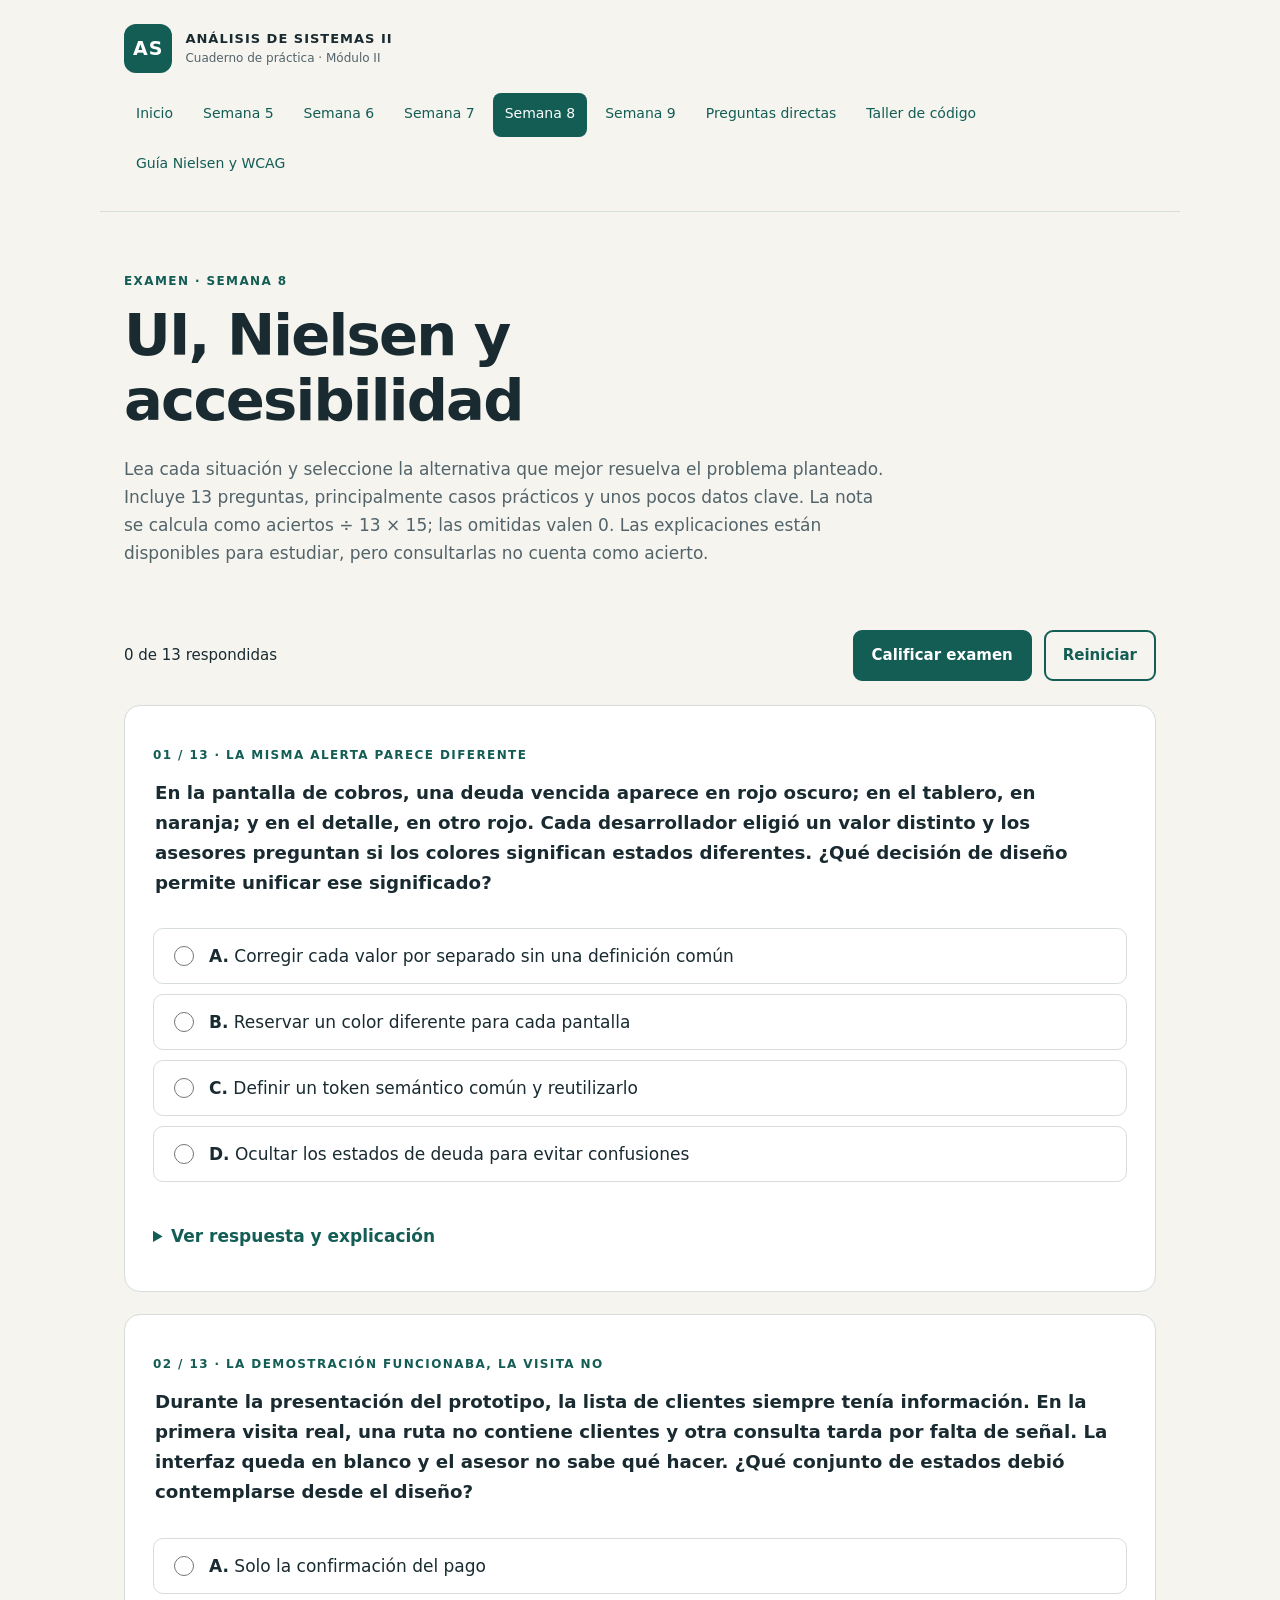
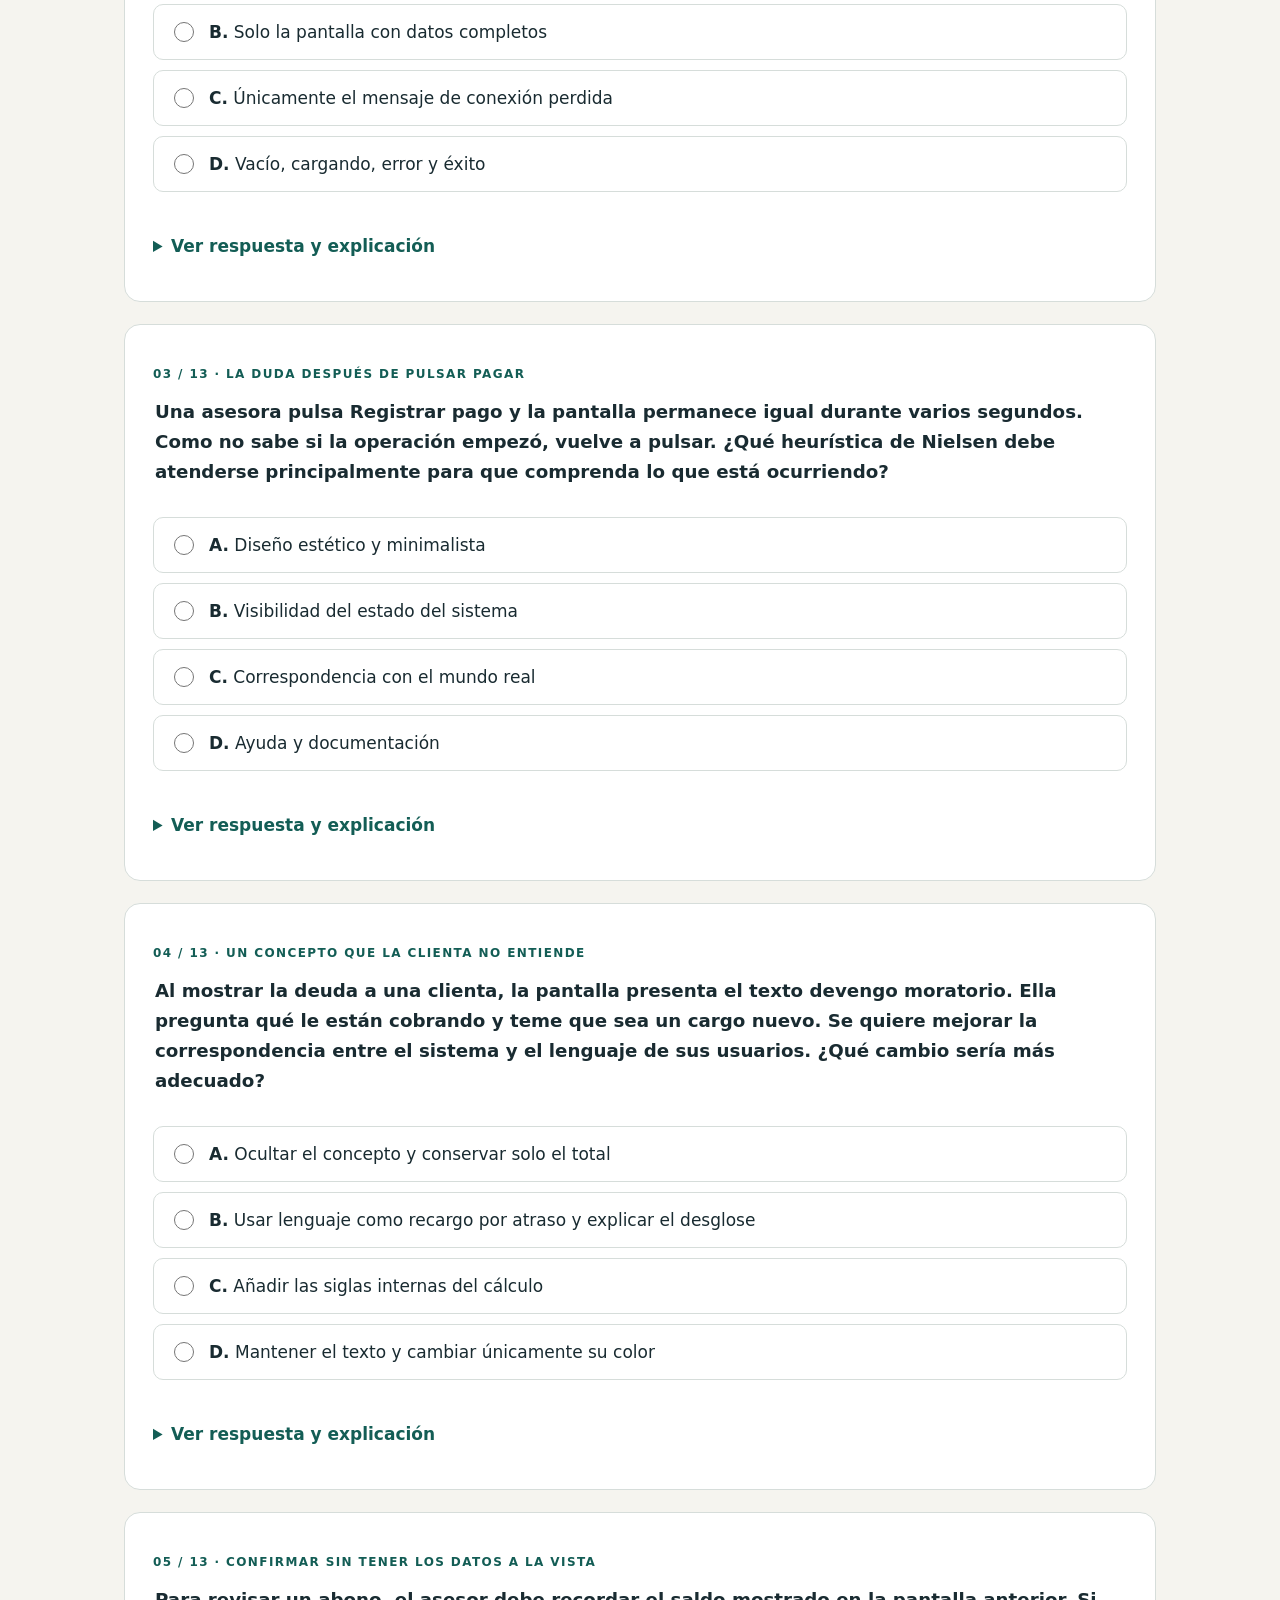
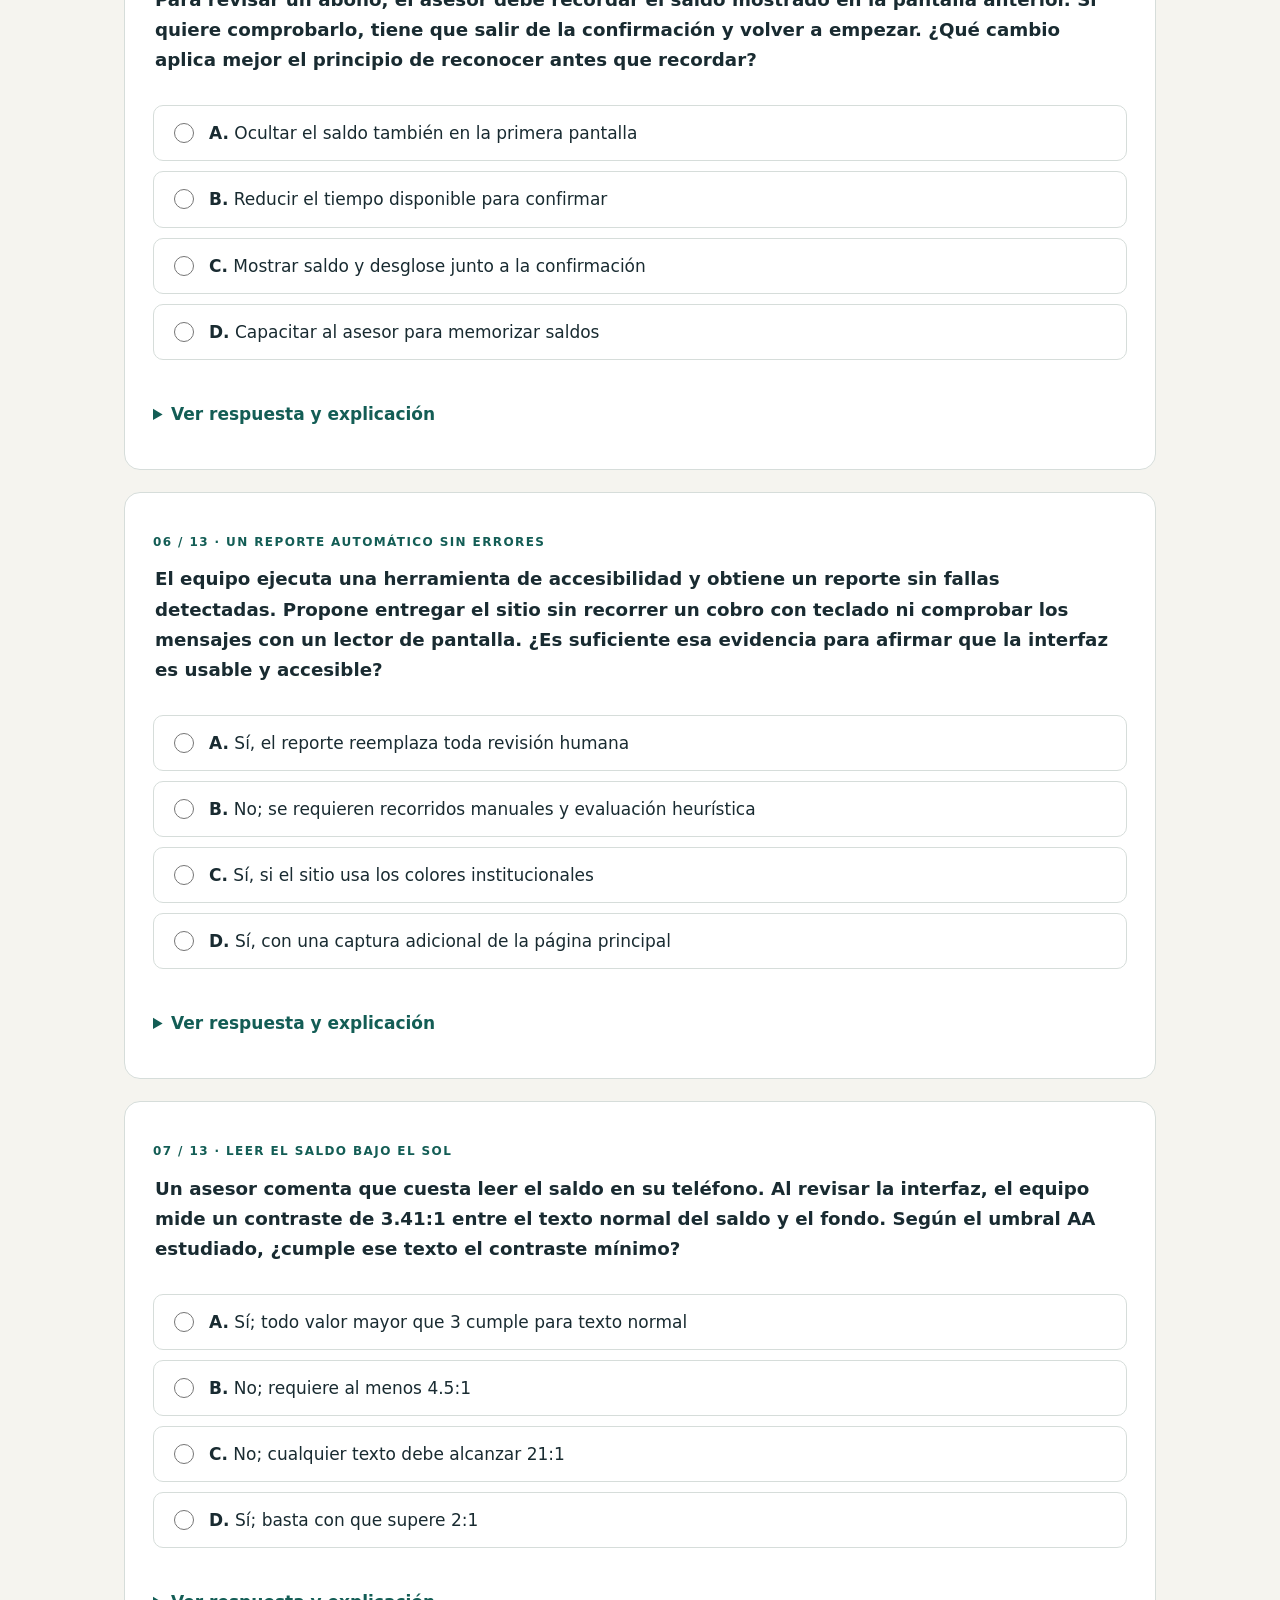
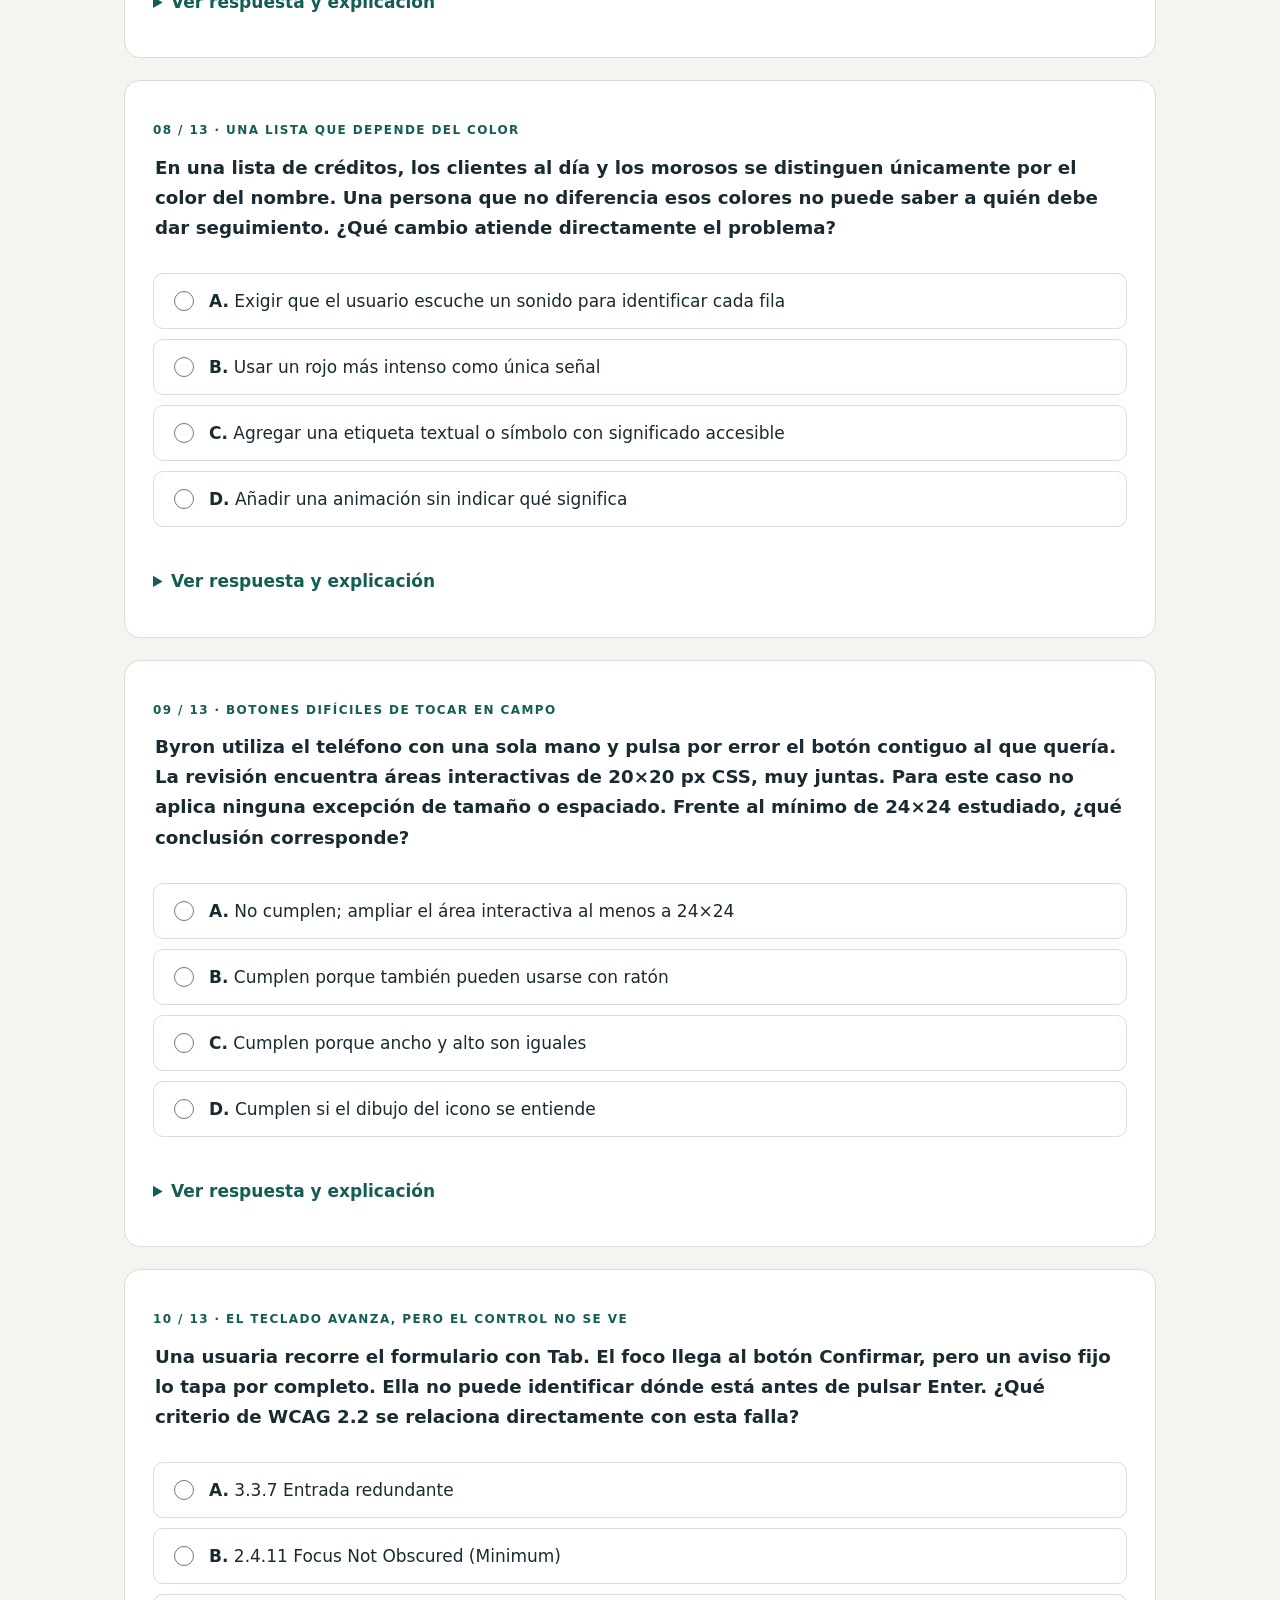
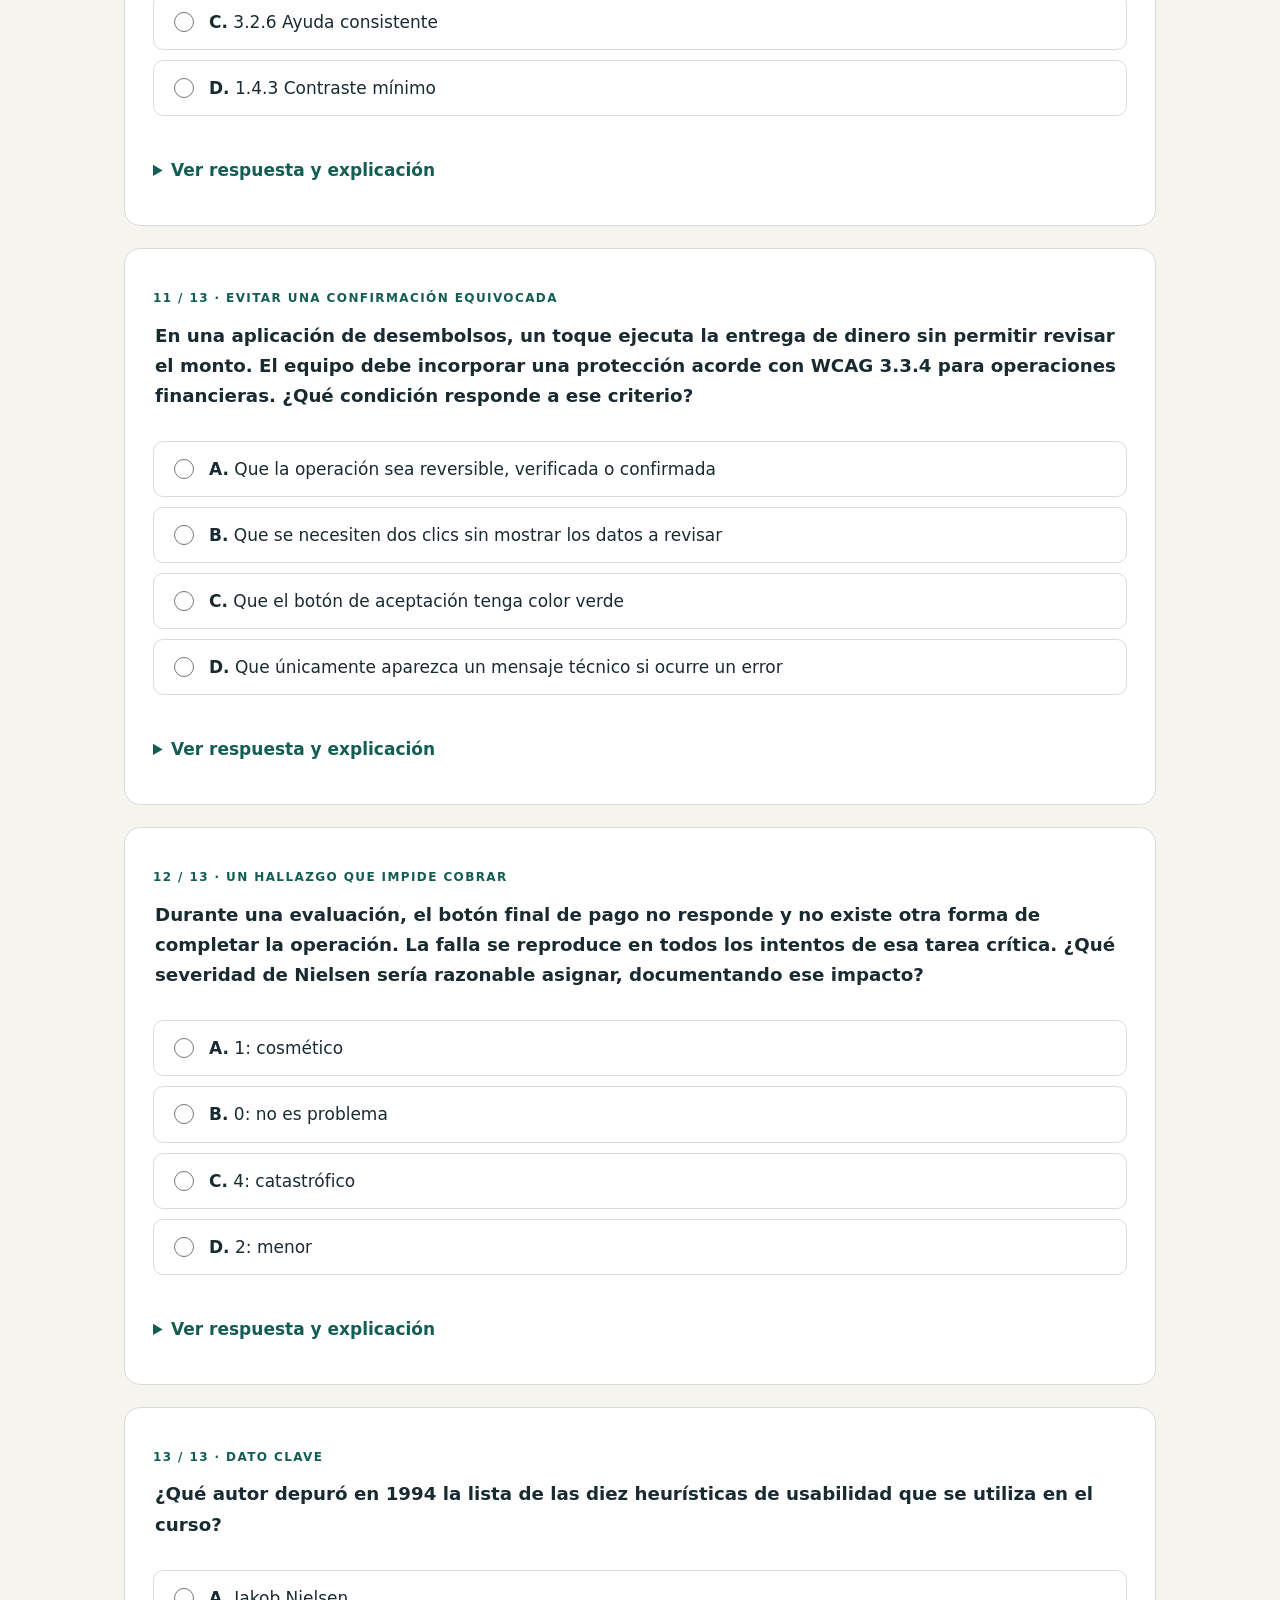
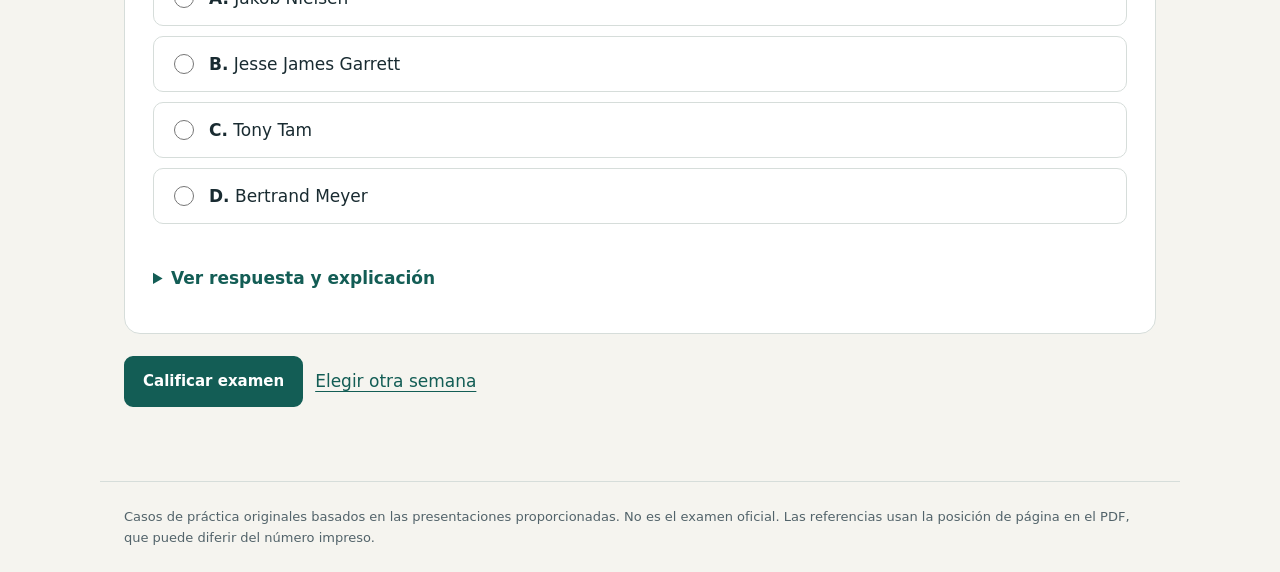
<file: analisis-de-sistema/semana-8.html>
<!doctype html>
<html lang="es"><head><meta charset="utf-8"><meta name="viewport" content="width=device-width,initial-scale=1"><title>UI, Nielsen y accesibilidad · Análisis de Sistemas II</title><meta name="description" content="Preguntas de práctica con casos, datos clave y respuestas explicadas basadas en las presentaciones del curso."><link rel="canonical" href="https://cherreragt.github.io/analisis-de-sistemas/analisis-de-sistema/semana-8.html"><meta property="og:type" content="website"><meta property="og:locale" content="es_GT"><meta property="og:site_name" content="Análisis de Sistemas II"><meta property="og:title" content="UI, Nielsen y accesibilidad | Análisis de Sistemas II"><meta property="og:description" content="Preguntas de práctica con casos, datos clave y respuestas explicadas basadas en las presentaciones del curso."><meta property="og:url" content="https://cherreragt.github.io/analisis-de-sistemas/analisis-de-sistema/semana-8.html"><meta name="twitter:card" content="summary"><meta name="twitter:title" content="UI, Nielsen y accesibilidad | Análisis de Sistemas II"><meta name="twitter:description" content="Preguntas de práctica con casos, datos clave y respuestas explicadas basadas en las presentaciones del curso."><link rel="icon" href="favicon.svg" type="image/svg+xml"><link rel="stylesheet" href="estilos.css"><script src="examen.js" defer></script></head>
<body><a class="saltar" href="#contenido">Saltar al contenido</a><header><div class="marca"><span class="logo" aria-hidden="true">AS</span><div>ANÁLISIS DE SISTEMAS II<small>Cuaderno de práctica · Módulo II</small></div></div><nav aria-label="Exámenes y guías"><a href="index.html" >Inicio</a><a href="semana-5.html" >Semana 5</a><a href="semana-6.html" >Semana 6</a><a href="semana-7.html" >Semana 7</a><a href="semana-8.html" aria-current="page">Semana 8</a><a href="semana-9.html" >Semana 9</a><a href="preguntas-directas.html" >Preguntas directas</a><a href="refactorizacion.html" >Taller de código</a><a href="nielsen-wcag-pour.html" >Guía Nielsen y WCAG</a></nav></header><main id="contenido"><div class="encabezado"><p class="etiqueta">EXAMEN · SEMANA 8</p><h1>UI, Nielsen y accesibilidad</h1><p>Lea cada situación y seleccione la alternativa que mejor resuelva el problema planteado. Incluye 13 preguntas, principalmente casos prácticos y unos pocos datos clave. La nota se calcula como aciertos ÷ 13 × 15; las omitidas valen 0. Las explicaciones están disponibles para estudiar, pero consultarlas no cuenta como acierto.</p></div><noscript><p class="nota">Puedes responder en papel y abrir las explicaciones. Activa JavaScript para obtener la calificación automática.</p></noscript><form id="examen"><div class="barra"><p id="avance" role="status">0 de 13 respondidas</p><button type="submit">Calificar examen</button><button type="button" class="secundario" id="reiniciar">Reiniciar</button></div><section id="nota-final" class="nota" tabindex="-1" hidden aria-label="Resultado del examen"></section><article class="pregunta" data-correcta="2"><p class="etiqueta">01 / 13 · La misma alerta parece diferente</p><fieldset><legend>En la pantalla de cobros, una deuda vencida aparece en rojo oscuro; en el tablero, en naranja; y en el detalle, en otro rojo. Cada desarrollador eligió un valor distinto y los asesores preguntan si los colores significan estados diferentes. ¿Qué decisión de diseño permite unificar ese significado?</legend><label class="opcion"><input type="radio" name="p0" value="0"><span><b>A.</b> Corregir cada valor por separado sin una definición común</span></label><label class="opcion"><input type="radio" name="p0" value="1"><span><b>B.</b> Reservar un color diferente para cada pantalla</span></label><label class="opcion"><input type="radio" name="p0" value="2"><span><b>C.</b> Definir un token semántico común y reutilizarlo</span></label><label class="opcion"><input type="radio" name="p0" value="3"><span><b>D.</b> Ocultar los estados de deuda para evitar confusiones</span></label></fieldset><p class="resultado-item" aria-live="polite"></p><details class="solucion"><summary>Ver respuesta y explicación</summary><div class="explicacion"><p><strong>Respuesta C: Definir un token semántico común y reutilizarlo</strong></p><p>Un token nombra una decisión visual y concentra su valor. Un sistema de diseño añade componentes, variantes, estados y reglas de uso para sostener la consistencia.</p><p class="fuente">Base: Semana8-Presentacion-Analisis-Sistemas-II-037.pdf · páginas 4, 7 del archivo PDF.</p></div></details></article><article class="pregunta" data-correcta="3"><p class="etiqueta">02 / 13 · La demostración funcionaba, la visita no</p><fieldset><legend>Durante la presentación del prototipo, la lista de clientes siempre tenía información. En la primera visita real, una ruta no contiene clientes y otra consulta tarda por falta de señal. La interfaz queda en blanco y el asesor no sabe qué hacer. ¿Qué conjunto de estados debió contemplarse desde el diseño?</legend><label class="opcion"><input type="radio" name="p1" value="0"><span><b>A.</b> Solo la confirmación del pago</span></label><label class="opcion"><input type="radio" name="p1" value="1"><span><b>B.</b> Solo la pantalla con datos completos</span></label><label class="opcion"><input type="radio" name="p1" value="2"><span><b>C.</b> Únicamente el mensaje de conexión perdida</span></label><label class="opcion"><input type="radio" name="p1" value="3"><span><b>D.</b> Vacío, cargando, error y éxito</span></label></fieldset><p class="resultado-item" aria-live="polite"></p><details class="solucion"><summary>Ver respuesta y explicación</summary><div class="explicacion"><p><strong>Respuesta D: Vacío, cargando, error y éxito</strong></p><p>Los cuatro estados permiten orientar al usuario durante todo el proceso. Una falla debe explicar qué pasó y cómo continuar, sin depender de un mensaje técnico críptico.</p><p class="fuente">Base: Semana8-Presentacion-Analisis-Sistemas-II-037.pdf · página 8 del archivo PDF.</p></div></details></article><article class="pregunta" data-correcta="1"><p class="etiqueta">03 / 13 · La duda después de pulsar Pagar</p><fieldset><legend>Una asesora pulsa Registrar pago y la pantalla permanece igual durante varios segundos. Como no sabe si la operación empezó, vuelve a pulsar. ¿Qué heurística de Nielsen debe atenderse principalmente para que comprenda lo que está ocurriendo?</legend><label class="opcion"><input type="radio" name="p2" value="0"><span><b>A.</b> Diseño estético y minimalista</span></label><label class="opcion"><input type="radio" name="p2" value="1"><span><b>B.</b> Visibilidad del estado del sistema</span></label><label class="opcion"><input type="radio" name="p2" value="2"><span><b>C.</b> Correspondencia con el mundo real</span></label><label class="opcion"><input type="radio" name="p2" value="3"><span><b>D.</b> Ayuda y documentación</span></label></fieldset><p class="resultado-item" aria-live="polite"></p><details class="solucion"><summary>Ver respuesta y explicación</summary><div class="explicacion"><p><strong>Respuesta B: Visibilidad del estado del sistema</strong></p><p>El usuario debe saber si se está guardando y si terminó. Conviene distinguir en proceso, confirmado y fallido; la respuesta visible también debe ser accesible para tecnologías de asistencia.</p><p class="fuente">Base: Semana8-Presentacion-Analisis-Sistemas-II-037.pdf · páginas 14, 23 del archivo PDF.</p></div></details></article><article class="pregunta" data-correcta="1"><p class="etiqueta">04 / 13 · Un concepto que la clienta no entiende</p><fieldset><legend>Al mostrar la deuda a una clienta, la pantalla presenta el texto devengo moratorio. Ella pregunta qué le están cobrando y teme que sea un cargo nuevo. Se quiere mejorar la correspondencia entre el sistema y el lenguaje de sus usuarios. ¿Qué cambio sería más adecuado?</legend><label class="opcion"><input type="radio" name="p3" value="0"><span><b>A.</b> Ocultar el concepto y conservar solo el total</span></label><label class="opcion"><input type="radio" name="p3" value="1"><span><b>B.</b> Usar lenguaje como recargo por atraso y explicar el desglose</span></label><label class="opcion"><input type="radio" name="p3" value="2"><span><b>C.</b> Añadir las siglas internas del cálculo</span></label><label class="opcion"><input type="radio" name="p3" value="3"><span><b>D.</b> Mantener el texto y cambiar únicamente su color</span></label></fieldset><p class="resultado-item" aria-live="polite"></p><details class="solucion"><summary>Ver respuesta y explicación</summary><div class="explicacion"><p><strong>Respuesta B: Usar lenguaje como recargo por atraso y explicar el desglose</strong></p><p>La interfaz debe hablar en el vocabulario del usuario. Aclarar conceptos ayuda a entender la deuda y tomar decisiones.</p><p class="fuente">Base: Semana8-Presentacion-Analisis-Sistemas-II-037.pdf · página 14 del archivo PDF.</p></div></details></article><article class="pregunta" data-correcta="2"><p class="etiqueta">05 / 13 · Confirmar sin tener los datos a la vista</p><fieldset><legend>Para revisar un abono, el asesor debe recordar el saldo mostrado en la pantalla anterior. Si quiere comprobarlo, tiene que salir de la confirmación y volver a empezar. ¿Qué cambio aplica mejor el principio de reconocer antes que recordar?</legend><label class="opcion"><input type="radio" name="p4" value="0"><span><b>A.</b> Ocultar el saldo también en la primera pantalla</span></label><label class="opcion"><input type="radio" name="p4" value="1"><span><b>B.</b> Reducir el tiempo disponible para confirmar</span></label><label class="opcion"><input type="radio" name="p4" value="2"><span><b>C.</b> Mostrar saldo y desglose junto a la confirmación</span></label><label class="opcion"><input type="radio" name="p4" value="3"><span><b>D.</b> Capacitar al asesor para memorizar saldos</span></label></fieldset><p class="resultado-item" aria-live="polite"></p><details class="solucion"><summary>Ver respuesta y explicación</summary><div class="explicacion"><p><strong>Respuesta C: Mostrar saldo y desglose junto a la confirmación</strong></p><p>Reconocer antes que recordar reduce la carga de memoria. La información necesaria debe estar disponible en el momento de decidir.</p><p class="fuente">Base: Semana8-Presentacion-Analisis-Sistemas-II-037.pdf · página 15 del archivo PDF.</p></div></details></article><article class="pregunta" data-correcta="1"><p class="etiqueta">06 / 13 · Un reporte automático sin errores</p><fieldset><legend>El equipo ejecuta una herramienta de accesibilidad y obtiene un reporte sin fallas detectadas. Propone entregar el sitio sin recorrer un cobro con teclado ni comprobar los mensajes con un lector de pantalla. ¿Es suficiente esa evidencia para afirmar que la interfaz es usable y accesible?</legend><label class="opcion"><input type="radio" name="p5" value="0"><span><b>A.</b> Sí, el reporte reemplaza toda revisión humana</span></label><label class="opcion"><input type="radio" name="p5" value="1"><span><b>B.</b> No; se requieren recorridos manuales y evaluación heurística</span></label><label class="opcion"><input type="radio" name="p5" value="2"><span><b>C.</b> Sí, si el sitio usa los colores institucionales</span></label><label class="opcion"><input type="radio" name="p5" value="3"><span><b>D.</b> Sí, con una captura adicional de la página principal</span></label></fieldset><p class="resultado-item" aria-live="polite"></p><details class="solucion"><summary>Ver respuesta y explicación</summary><div class="explicacion"><p><strong>Respuesta B: No; se requieren recorridos manuales y evaluación heurística</strong></p><p>El material combina herramientas con teclado, lector de pantalla y tareas reales. La evaluación heurística y la auditoría WCAG se complementan y no quedan resueltas por un único reporte automático.</p><p class="fuente">Base: Semana8-Presentacion-Analisis-Sistemas-II-037.pdf · páginas 12, 26, 27 del archivo PDF.</p></div></details></article><article class="pregunta" data-correcta="1"><p class="etiqueta">07 / 13 · Leer el saldo bajo el sol</p><fieldset><legend>Un asesor comenta que cuesta leer el saldo en su teléfono. Al revisar la interfaz, el equipo mide un contraste de 3.41:1 entre el texto normal del saldo y el fondo. Según el umbral AA estudiado, ¿cumple ese texto el contraste mínimo?</legend><label class="opcion"><input type="radio" name="p6" value="0"><span><b>A.</b> Sí; todo valor mayor que 3 cumple para texto normal</span></label><label class="opcion"><input type="radio" name="p6" value="1"><span><b>B.</b> No; requiere al menos 4.5:1</span></label><label class="opcion"><input type="radio" name="p6" value="2"><span><b>C.</b> No; cualquier texto debe alcanzar 21:1</span></label><label class="opcion"><input type="radio" name="p6" value="3"><span><b>D.</b> Sí; basta con que supere 2:1</span></label></fieldset><p class="resultado-item" aria-live="polite"></p><details class="solucion"><summary>Ver respuesta y explicación</summary><div class="explicacion"><p><strong>Respuesta B: No; requiere al menos 4.5:1</strong></p><p>El material establece 4.5:1 para texto normal y 3:1 para texto grande. Comparar un ratio ya calculado no requiere calcular luminancias.</p><p class="fuente">Base: Semana8-Presentacion-Analisis-Sistemas-II-037.pdf · páginas 5, 21 del archivo PDF.</p></div></details></article><article class="pregunta" data-correcta="2"><p class="etiqueta">08 / 13 · Una lista que depende del color</p><fieldset><legend>En una lista de créditos, los clientes al día y los morosos se distinguen únicamente por el color del nombre. Una persona que no diferencia esos colores no puede saber a quién debe dar seguimiento. ¿Qué cambio atiende directamente el problema?</legend><label class="opcion"><input type="radio" name="p7" value="0"><span><b>A.</b> Exigir que el usuario escuche un sonido para identificar cada fila</span></label><label class="opcion"><input type="radio" name="p7" value="1"><span><b>B.</b> Usar un rojo más intenso como única señal</span></label><label class="opcion"><input type="radio" name="p7" value="2"><span><b>C.</b> Agregar una etiqueta textual o símbolo con significado accesible</span></label><label class="opcion"><input type="radio" name="p7" value="3"><span><b>D.</b> Añadir una animación sin indicar qué significa</span></label></fieldset><p class="resultado-item" aria-live="polite"></p><details class="solucion"><summary>Ver respuesta y explicación</summary><div class="explicacion"><p><strong>Respuesta C: Agregar una etiqueta textual o símbolo con significado accesible</strong></p><p>La información no debe depender solo del color. Una señal adicional permite identificar el estado aunque no se distingan los tonos; corresponde al principio Perceptible.</p><p class="fuente">Base: Semana8-Presentacion-Analisis-Sistemas-II-037.pdf · páginas 6, 18 del archivo PDF.</p></div></details></article><article class="pregunta" data-correcta="0"><p class="etiqueta">09 / 13 · Botones difíciles de tocar en campo</p><fieldset><legend>Byron utiliza el teléfono con una sola mano y pulsa por error el botón contiguo al que quería. La revisión encuentra áreas interactivas de 20×20 px CSS, muy juntas. Para este caso no aplica ninguna excepción de tamaño o espaciado. Frente al mínimo de 24×24 estudiado, ¿qué conclusión corresponde?</legend><label class="opcion"><input type="radio" name="p8" value="0"><span><b>A.</b> No cumplen; ampliar el área interactiva al menos a 24×24</span></label><label class="opcion"><input type="radio" name="p8" value="1"><span><b>B.</b> Cumplen porque también pueden usarse con ratón</span></label><label class="opcion"><input type="radio" name="p8" value="2"><span><b>C.</b> Cumplen porque ancho y alto son iguales</span></label><label class="opcion"><input type="radio" name="p8" value="3"><span><b>D.</b> Cumplen si el dibujo del icono se entiende</span></label></fieldset><p class="resultado-item" aria-live="polite"></p><details class="solucion"><summary>Ver respuesta y explicación</summary><div class="explicacion"><p><strong>Respuesta A: No cumplen; ampliar el área interactiva al menos a 24×24</strong></p><p>20 es menor que 24 en ambas dimensiones. Se evalúa el objetivo interactivo, no solamente el dibujo del icono. El enunciado excluye excepciones para que el diagnóstico sea inequívoco.</p><p class="fuente">Base: Semana8-Presentacion-Analisis-Sistemas-II-037.pdf · página 20 del archivo PDF.</p></div></details></article><article class="pregunta" data-correcta="1"><p class="etiqueta">10 / 13 · El teclado avanza, pero el control no se ve</p><fieldset><legend>Una usuaria recorre el formulario con Tab. El foco llega al botón Confirmar, pero un aviso fijo lo tapa por completo. Ella no puede identificar dónde está antes de pulsar Enter. ¿Qué criterio de WCAG 2.2 se relaciona directamente con esta falla?</legend><label class="opcion"><input type="radio" name="p9" value="0"><span><b>A.</b> 3.3.7 Entrada redundante</span></label><label class="opcion"><input type="radio" name="p9" value="1"><span><b>B.</b> 2.4.11 Focus Not Obscured (Minimum)</span></label><label class="opcion"><input type="radio" name="p9" value="2"><span><b>C.</b> 3.2.6 Ayuda consistente</span></label><label class="opcion"><input type="radio" name="p9" value="3"><span><b>D.</b> 1.4.3 Contraste mínimo</span></label></fieldset><p class="resultado-item" aria-live="polite"></p><details class="solucion"><summary>Ver respuesta y explicación</summary><div class="explicacion"><p><strong>Respuesta B: 2.4.11 Focus Not Obscured (Minimum)</strong></p><p>El usuario necesita localizar el elemento que recibe la interacción de teclado. La barra no debe ocultarlo por completo; hay que ajustar desplazamiento o disposición.</p><p class="fuente">Base: Semana8-Presentacion-Analisis-Sistemas-II-037.pdf · página 20 del archivo PDF.</p></div></details></article><article class="pregunta" data-correcta="0"><p class="etiqueta">11 / 13 · Evitar una confirmación equivocada</p><fieldset><legend>En una aplicación de desembolsos, un toque ejecuta la entrega de dinero sin permitir revisar el monto. El equipo debe incorporar una protección acorde con WCAG 3.3.4 para operaciones financieras. ¿Qué condición responde a ese criterio?</legend><label class="opcion"><input type="radio" name="p10" value="0"><span><b>A.</b> Que la operación sea reversible, verificada o confirmada</span></label><label class="opcion"><input type="radio" name="p10" value="1"><span><b>B.</b> Que se necesiten dos clics sin mostrar los datos a revisar</span></label><label class="opcion"><input type="radio" name="p10" value="2"><span><b>C.</b> Que el botón de aceptación tenga color verde</span></label><label class="opcion"><input type="radio" name="p10" value="3"><span><b>D.</b> Que únicamente aparezca un mensaje técnico si ocurre un error</span></label></fieldset><p class="resultado-item" aria-live="polite"></p><details class="solucion"><summary>Ver respuesta y explicación</summary><div class="explicacion"><p><strong>Respuesta A: Que la operación sea reversible, verificada o confirmada</strong></p><p>El material relaciona la prevención de errores con revisión y confirmación de montos y con reversión cuando sea posible. No exige necesariamente las tres alternativas simultáneamente.</p><p class="fuente">Base: Semana8-Presentacion-Analisis-Sistemas-II-037.pdf · páginas 9, 21 del archivo PDF.</p></div></details></article><article class="pregunta" data-correcta="2"><p class="etiqueta">12 / 13 · Un hallazgo que impide cobrar</p><fieldset><legend>Durante una evaluación, el botón final de pago no responde y no existe otra forma de completar la operación. La falla se reproduce en todos los intentos de esa tarea crítica. ¿Qué severidad de Nielsen sería razonable asignar, documentando ese impacto?</legend><label class="opcion"><input type="radio" name="p11" value="0"><span><b>A.</b> 1: cosmético</span></label><label class="opcion"><input type="radio" name="p11" value="1"><span><b>B.</b> 0: no es problema</span></label><label class="opcion"><input type="radio" name="p11" value="2"><span><b>C.</b> 4: catastrófico</span></label><label class="opcion"><input type="radio" name="p11" value="3"><span><b>D.</b> 2: menor</span></label></fieldset><p class="resultado-item" aria-live="polite"></p><details class="solucion"><summary>Ver respuesta y explicación</summary><div class="explicacion"><p><strong>Respuesta C: 4: catastrófico</strong></p><p>La escala va de 0 a 4. Un bloqueo de la tarea crítica puede justificar 4, pero el informe debe aportar evidencia, ubicación e impacto, además de una corrección concreta.</p><p class="fuente">Base: Semana8-Presentacion-Analisis-Sistemas-II-037.pdf · página 16 del archivo PDF.</p></div></details></article><article class="pregunta" data-correcta="0"><p class="etiqueta">13 / 13 · Dato clave</p><fieldset><legend>¿Qué autor depuró en 1994 la lista de las diez heurísticas de usabilidad que se utiliza en el curso?</legend><label class="opcion"><input type="radio" name="p12" value="0"><span><b>A.</b> Jakob Nielsen</span></label><label class="opcion"><input type="radio" name="p12" value="1"><span><b>B.</b> Jesse James Garrett</span></label><label class="opcion"><input type="radio" name="p12" value="2"><span><b>C.</b> Tony Tam</span></label><label class="opcion"><input type="radio" name="p12" value="3"><span><b>D.</b> Bertrand Meyer</span></label></fieldset><p class="resultado-item" aria-live="polite"></p><details class="solucion"><summary>Ver respuesta y explicación</summary><div class="explicacion"><p><strong>Respuesta A: Jakob Nielsen</strong></p><p>Jakob Nielsen depuró la lista de diez heurísticas en 1994. El material también reconoce que Rolf Molich y Nielsen publicaron el método de evaluación heurística en 1990: no deben confundirse ambos hitos.</p><p class="fuente">Base: Semana8-Presentacion-Analisis-Sistemas-II-037.pdf · página 13 del archivo PDF.</p></div></details></article><div class="barra"><button type="submit">Calificar examen</button><a href="index.html">Elegir otra semana</a></div></form></main><footer>Casos de práctica originales basados en las presentaciones proporcionadas. No es el examen oficial. Las referencias usan la posición de página en el PDF, que puede diferir del número impreso.</footer></body></html>
</file>
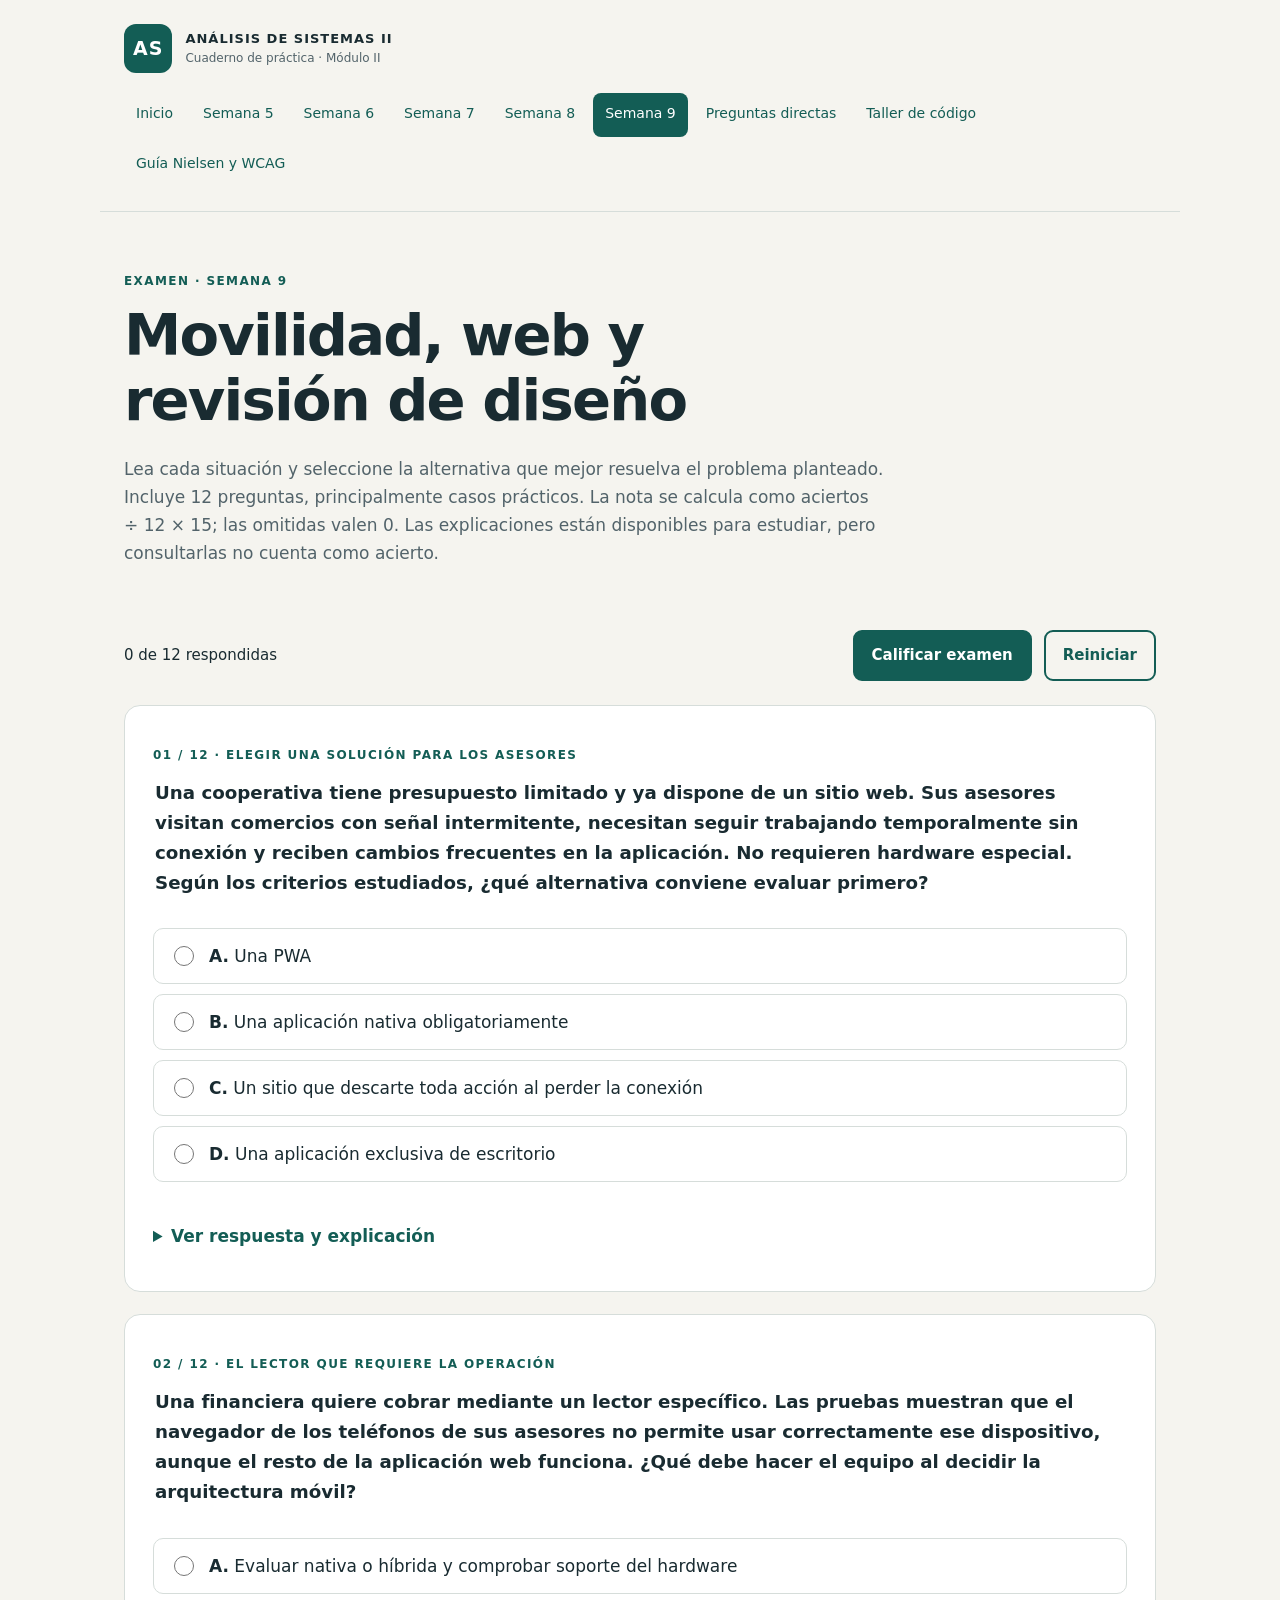
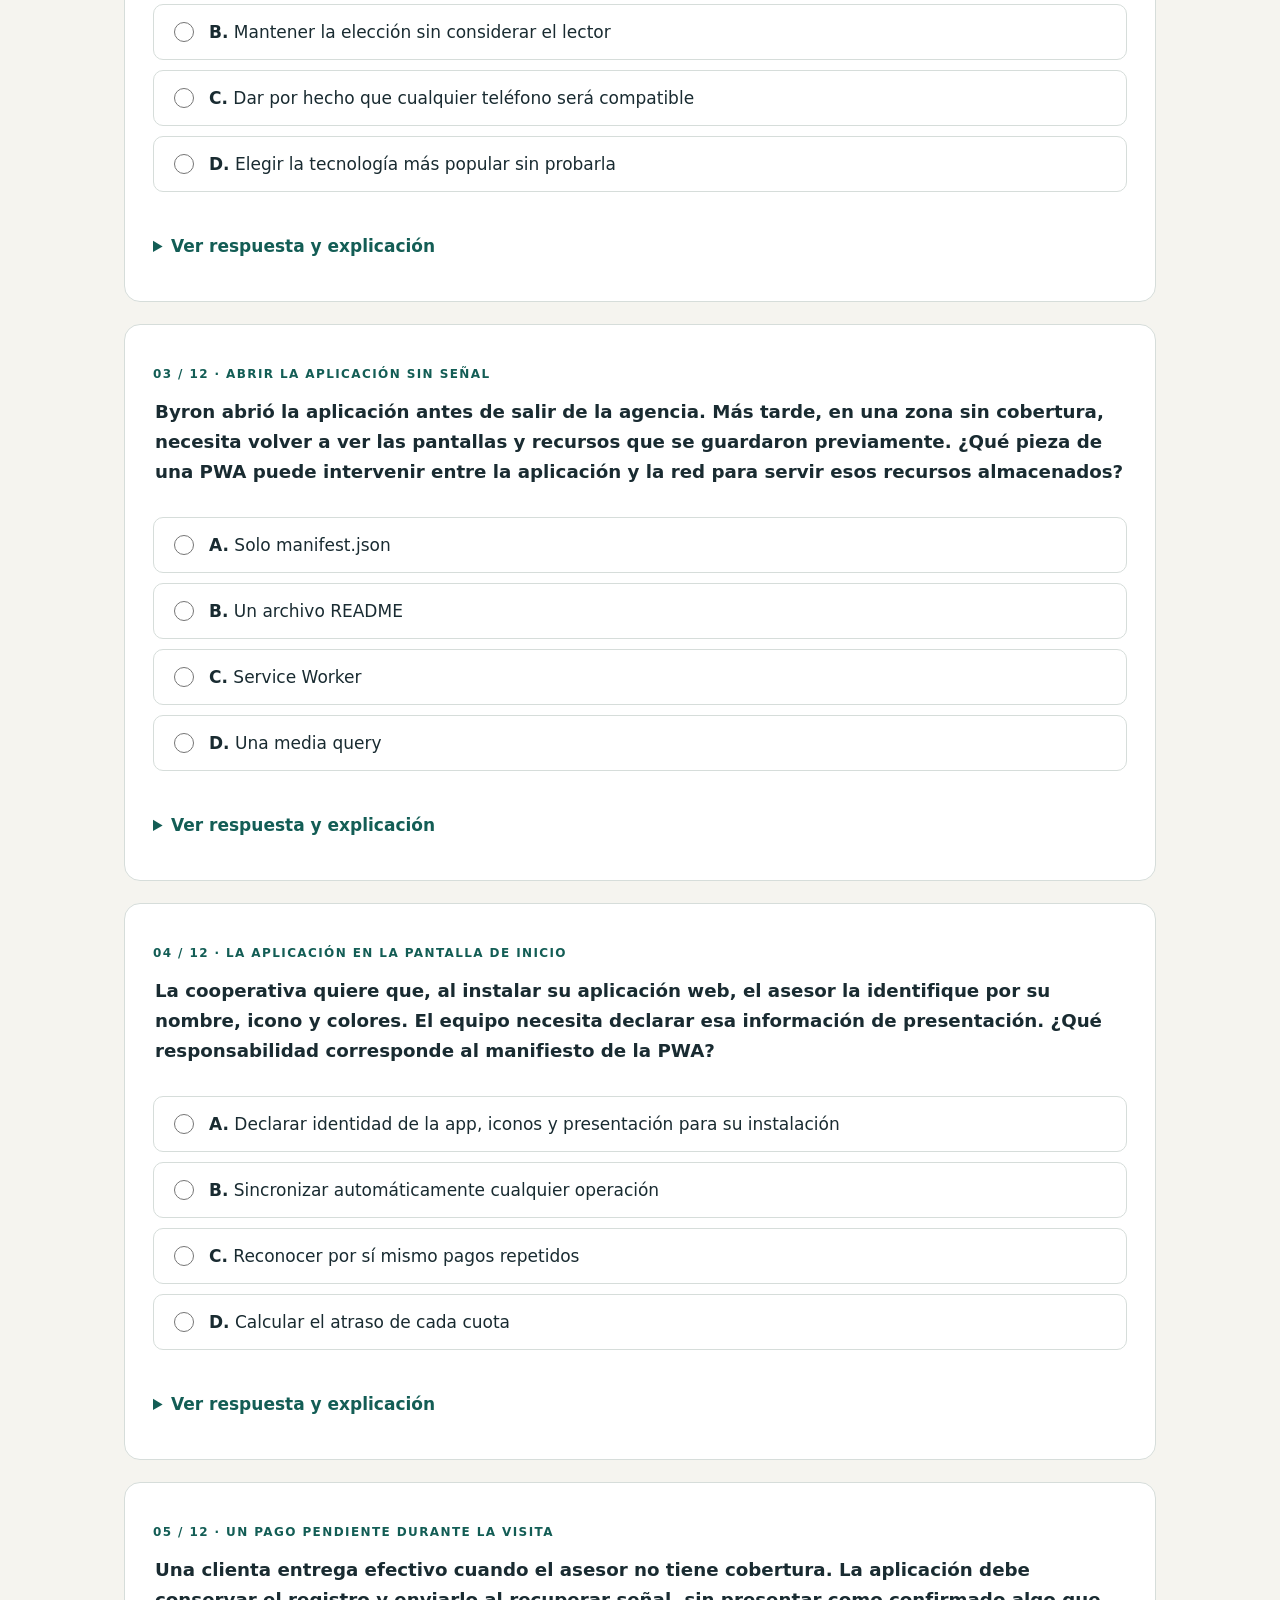
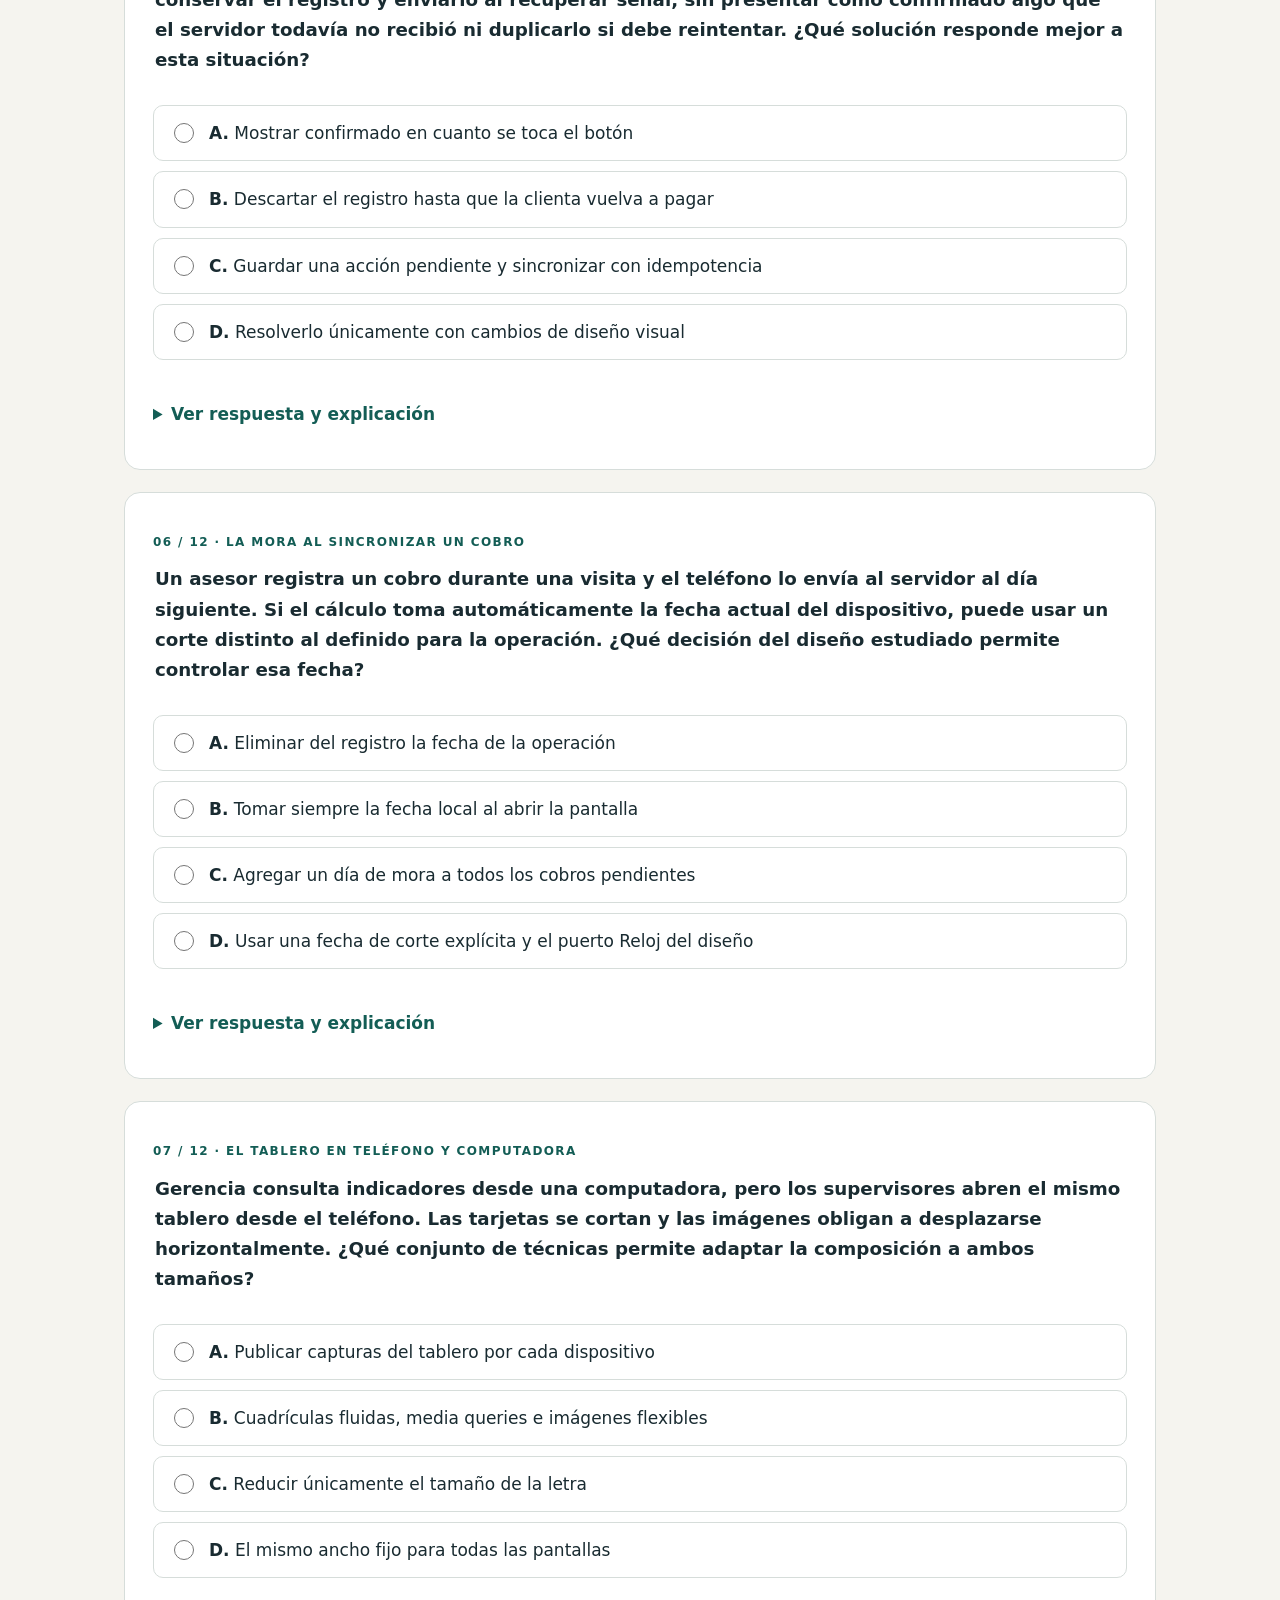
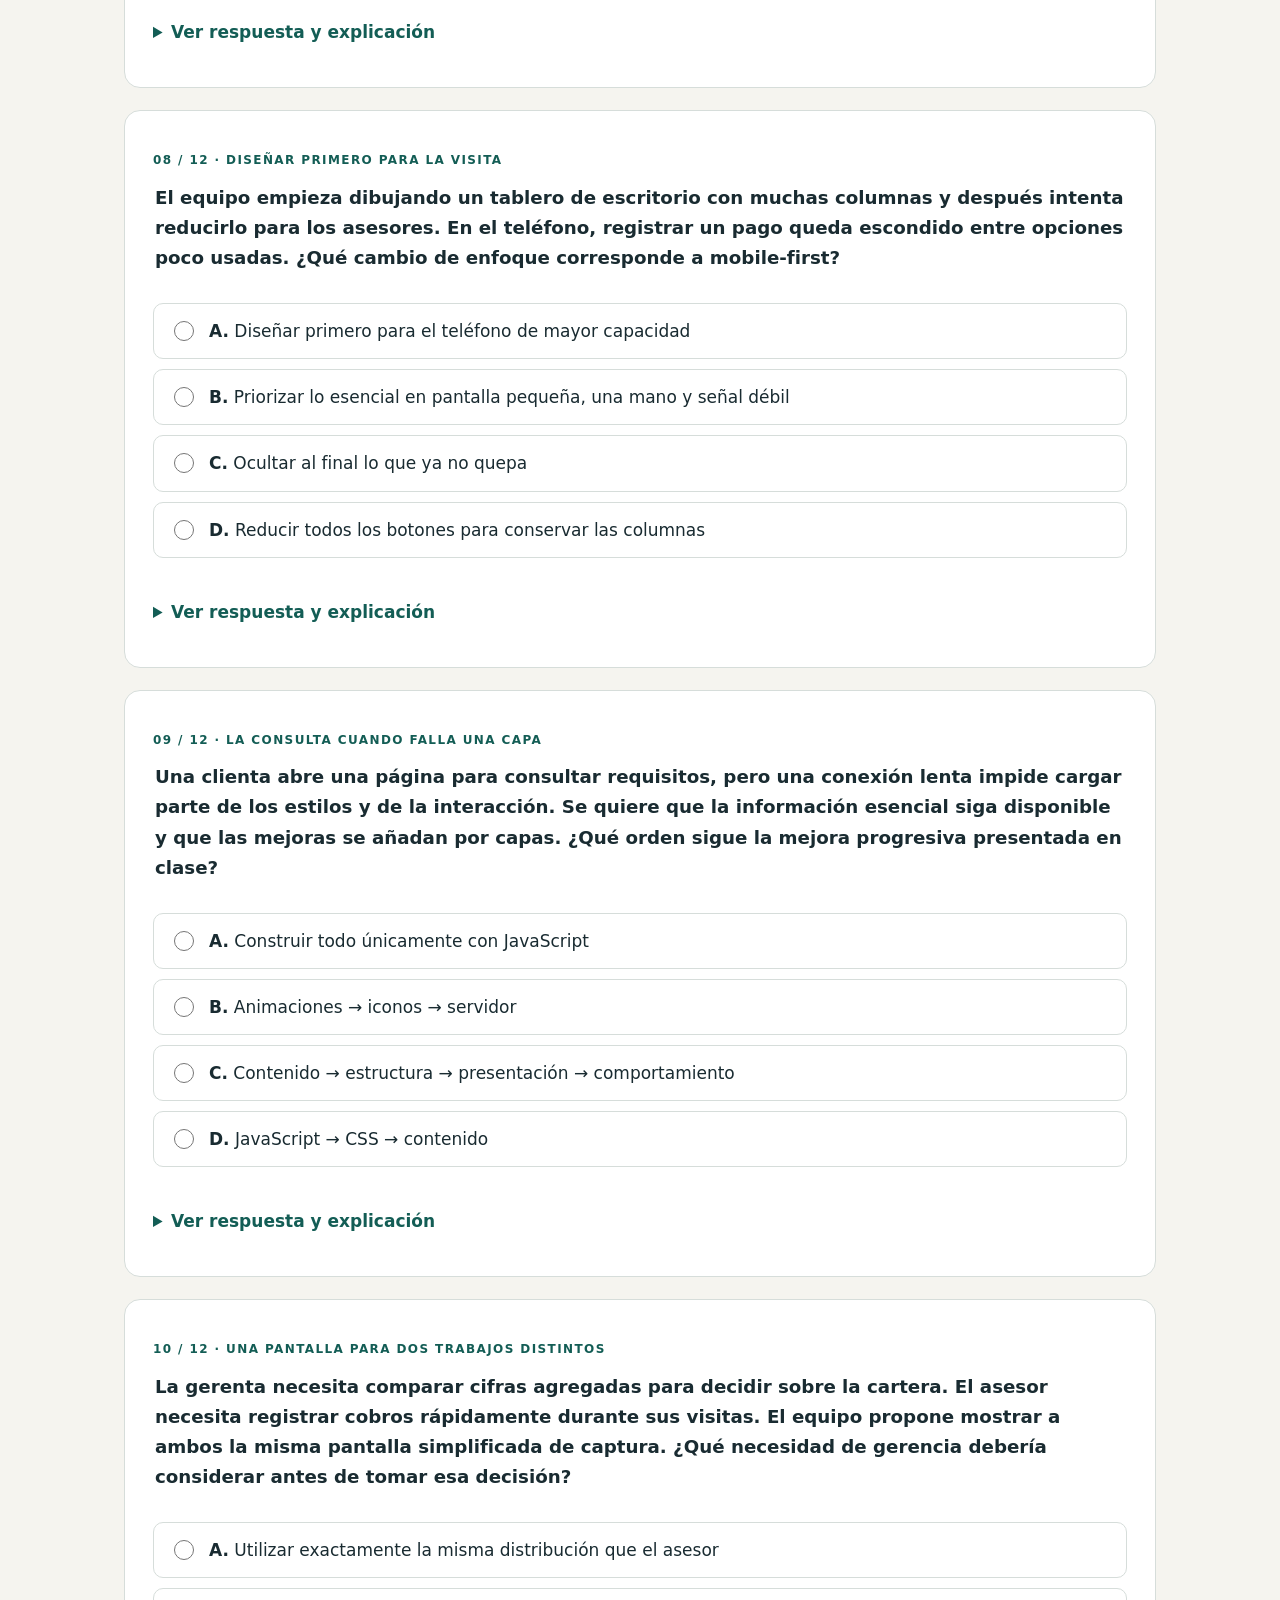
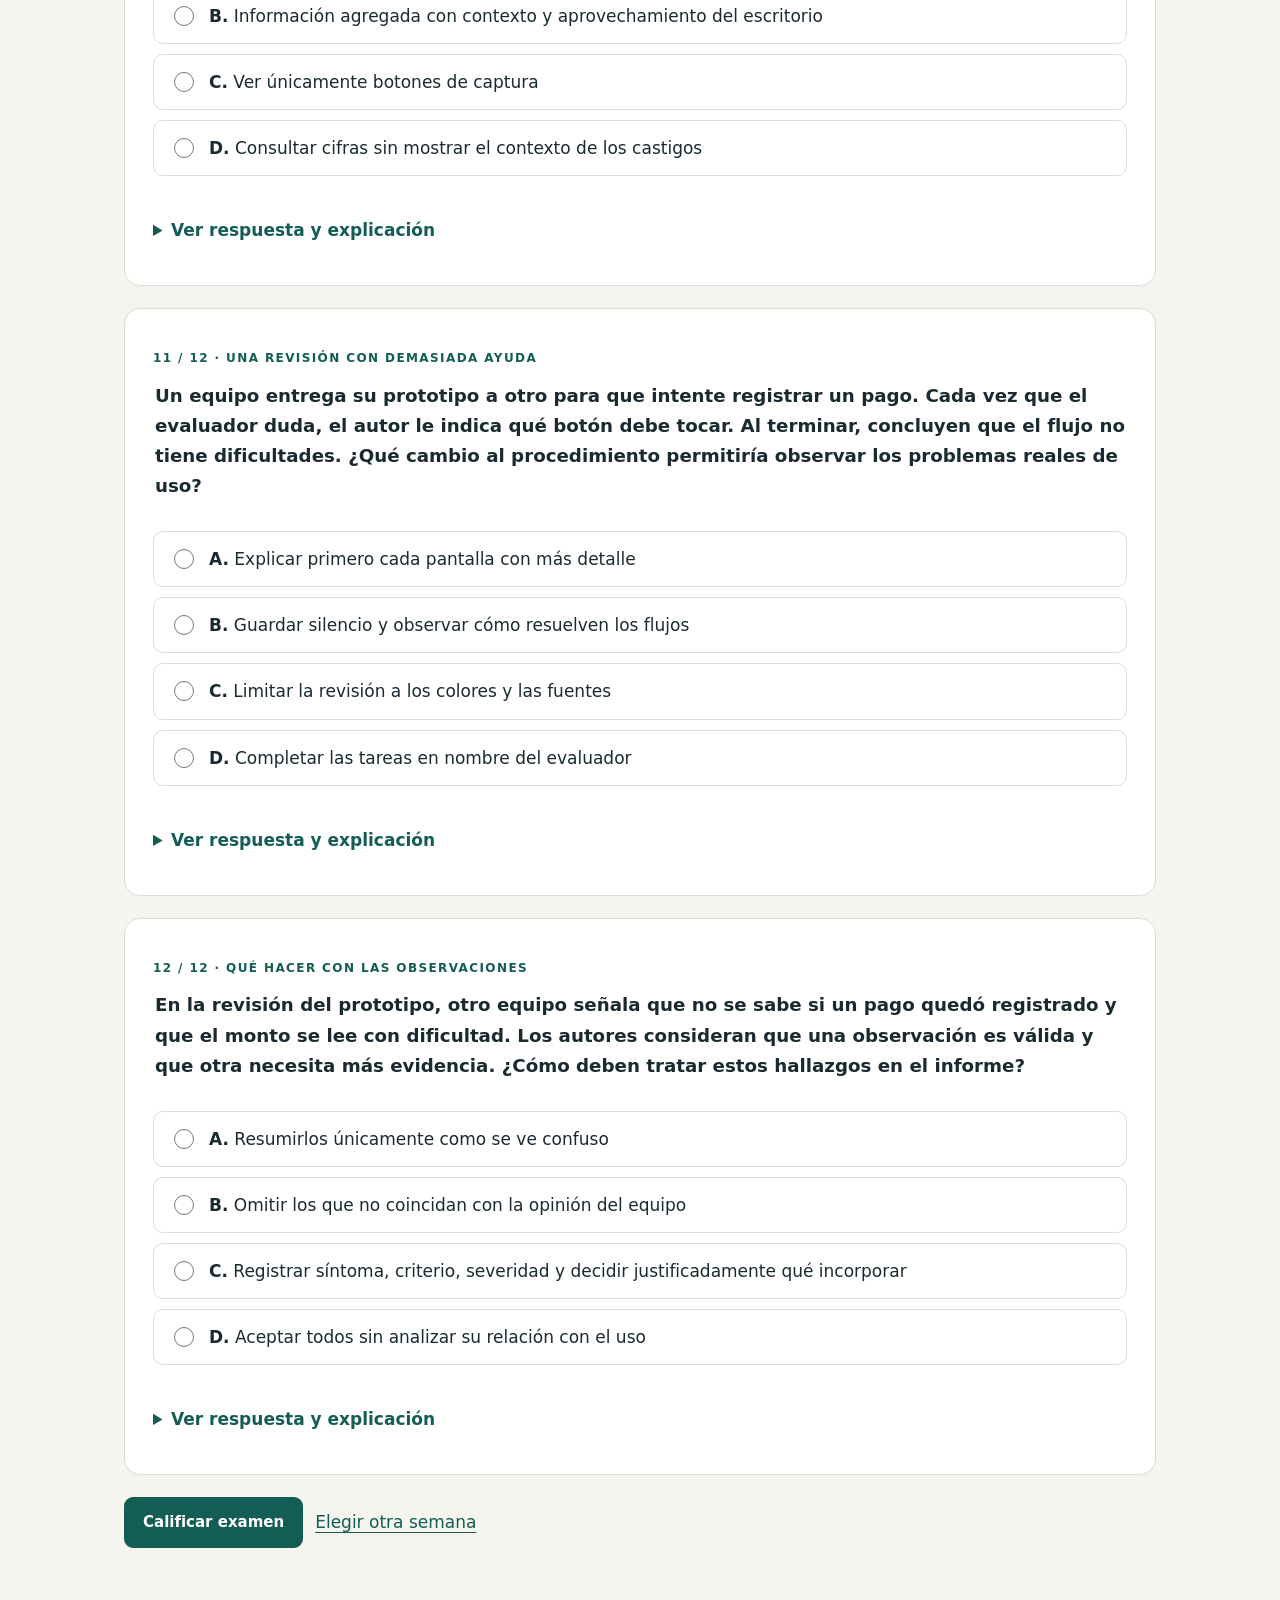
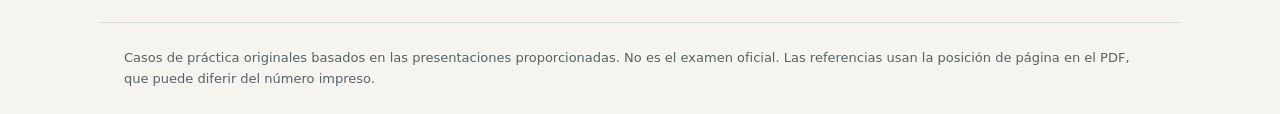
<file: analisis-de-sistema/semana-9.html>
<!doctype html>
<html lang="es"><head><meta charset="utf-8"><meta name="viewport" content="width=device-width,initial-scale=1"><title>Movilidad, web y revisión de diseño · Análisis de Sistemas II</title><meta name="description" content="Preguntas de práctica con casos, datos clave y respuestas explicadas basadas en las presentaciones del curso."><link rel="canonical" href="https://cherreragt.github.io/analisis-de-sistemas/analisis-de-sistema/semana-9.html"><meta property="og:type" content="website"><meta property="og:locale" content="es_GT"><meta property="og:site_name" content="Análisis de Sistemas II"><meta property="og:title" content="Movilidad, web y revisión de diseño | Análisis de Sistemas II"><meta property="og:description" content="Preguntas de práctica con casos, datos clave y respuestas explicadas basadas en las presentaciones del curso."><meta property="og:url" content="https://cherreragt.github.io/analisis-de-sistemas/analisis-de-sistema/semana-9.html"><meta name="twitter:card" content="summary"><meta name="twitter:title" content="Movilidad, web y revisión de diseño | Análisis de Sistemas II"><meta name="twitter:description" content="Preguntas de práctica con casos, datos clave y respuestas explicadas basadas en las presentaciones del curso."><link rel="icon" href="favicon.svg" type="image/svg+xml"><link rel="stylesheet" href="estilos.css"><script src="examen.js" defer></script></head>
<body><a class="saltar" href="#contenido">Saltar al contenido</a><header><div class="marca"><span class="logo" aria-hidden="true">AS</span><div>ANÁLISIS DE SISTEMAS II<small>Cuaderno de práctica · Módulo II</small></div></div><nav aria-label="Exámenes y guías"><a href="index.html" >Inicio</a><a href="semana-5.html" >Semana 5</a><a href="semana-6.html" >Semana 6</a><a href="semana-7.html" >Semana 7</a><a href="semana-8.html" >Semana 8</a><a href="semana-9.html" aria-current="page">Semana 9</a><a href="preguntas-directas.html" >Preguntas directas</a><a href="refactorizacion.html" >Taller de código</a><a href="nielsen-wcag-pour.html" >Guía Nielsen y WCAG</a></nav></header><main id="contenido"><div class="encabezado"><p class="etiqueta">EXAMEN · SEMANA 9</p><h1>Movilidad, web y revisión de diseño</h1><p>Lea cada situación y seleccione la alternativa que mejor resuelva el problema planteado. Incluye 12 preguntas, principalmente casos prácticos. La nota se calcula como aciertos ÷ 12 × 15; las omitidas valen 0. Las explicaciones están disponibles para estudiar, pero consultarlas no cuenta como acierto.</p></div><noscript><p class="nota">Puedes responder en papel y abrir las explicaciones. Activa JavaScript para obtener la calificación automática.</p></noscript><form id="examen"><div class="barra"><p id="avance" role="status">0 de 12 respondidas</p><button type="submit">Calificar examen</button><button type="button" class="secundario" id="reiniciar">Reiniciar</button></div><section id="nota-final" class="nota" tabindex="-1" hidden aria-label="Resultado del examen"></section><article class="pregunta" data-correcta="0"><p class="etiqueta">01 / 12 · Elegir una solución para los asesores</p><fieldset><legend>Una cooperativa tiene presupuesto limitado y ya dispone de un sitio web. Sus asesores visitan comercios con señal intermitente, necesitan seguir trabajando temporalmente sin conexión y reciben cambios frecuentes en la aplicación. No requieren hardware especial. Según los criterios estudiados, ¿qué alternativa conviene evaluar primero?</legend><label class="opcion"><input type="radio" name="p0" value="0"><span><b>A.</b> Una PWA</span></label><label class="opcion"><input type="radio" name="p0" value="1"><span><b>B.</b> Una aplicación nativa obligatoriamente</span></label><label class="opcion"><input type="radio" name="p0" value="2"><span><b>C.</b> Un sitio que descarte toda acción al perder la conexión</span></label><label class="opcion"><input type="radio" name="p0" value="3"><span><b>D.</b> Una aplicación exclusiva de escritorio</span></label></fieldset><p class="resultado-item" aria-live="polite"></p><details class="solucion"><summary>Ver respuesta y explicación</summary><div class="explicacion"><p><strong>Respuesta A: Una PWA</strong></p><p>La PWA reutiliza la web y se distribuye por URL. La elección debe confirmarse contra contexto y capacidades requeridas; no basta con llamarla PWA para que funcione sin conexión.</p><p class="fuente">Base: Semana9_Presentacion.pdf · páginas 3, 6 del archivo PDF.</p></div></details></article><article class="pregunta" data-correcta="0"><p class="etiqueta">02 / 12 · El lector que requiere la operación</p><fieldset><legend>Una financiera quiere cobrar mediante un lector específico. Las pruebas muestran que el navegador de los teléfonos de sus asesores no permite usar correctamente ese dispositivo, aunque el resto de la aplicación web funciona. ¿Qué debe hacer el equipo al decidir la arquitectura móvil?</legend><label class="opcion"><input type="radio" name="p1" value="0"><span><b>A.</b> Evaluar nativa o híbrida y comprobar soporte del hardware</span></label><label class="opcion"><input type="radio" name="p1" value="1"><span><b>B.</b> Mantener la elección sin considerar el lector</span></label><label class="opcion"><input type="radio" name="p1" value="2"><span><b>C.</b> Dar por hecho que cualquier teléfono será compatible</span></label><label class="opcion"><input type="radio" name="p1" value="3"><span><b>D.</b> Elegir la tecnología más popular sin probarla</span></label></fieldset><p class="resultado-item" aria-live="polite"></p><details class="solucion"><summary>Ver respuesta y explicación</summary><div class="explicacion"><p><strong>Respuesta A: Evaluar nativa o híbrida y comprobar soporte del hardware</strong></p><p>El material presenta la PWA como candidata condicionada por los requisitos. Acceso a hardware, presupuesto, conectividad y distribución forman parte de la decisión.</p><p class="fuente">Base: Semana9_Presentacion.pdf · páginas 6, 14 del archivo PDF.</p></div></details></article><article class="pregunta" data-correcta="2"><p class="etiqueta">03 / 12 · Abrir la aplicación sin señal</p><fieldset><legend>Byron abrió la aplicación antes de salir de la agencia. Más tarde, en una zona sin cobertura, necesita volver a ver las pantallas y recursos que se guardaron previamente. ¿Qué pieza de una PWA puede intervenir entre la aplicación y la red para servir esos recursos almacenados?</legend><label class="opcion"><input type="radio" name="p2" value="0"><span><b>A.</b> Solo manifest.json</span></label><label class="opcion"><input type="radio" name="p2" value="1"><span><b>B.</b> Un archivo README</span></label><label class="opcion"><input type="radio" name="p2" value="2"><span><b>C.</b> Service Worker</span></label><label class="opcion"><input type="radio" name="p2" value="3"><span><b>D.</b> Una media query</span></label></fieldset><p class="resultado-item" aria-live="polite"></p><details class="solucion"><summary>Ver respuesta y explicación</summary><div class="explicacion"><p><strong>Respuesta C: Service Worker</strong></p><p>El service worker puede interceptar peticiones y aplicar estrategias de caché. Hay que implementar esas estrategias y preparar recursos; el archivo manifest no hace ese trabajo.</p><p class="fuente">Base: Semana9_Presentacion.pdf · página 7 del archivo PDF.</p></div></details></article><article class="pregunta" data-correcta="0"><p class="etiqueta">04 / 12 · La aplicación en la pantalla de inicio</p><fieldset><legend>La cooperativa quiere que, al instalar su aplicación web, el asesor la identifique por su nombre, icono y colores. El equipo necesita declarar esa información de presentación. ¿Qué responsabilidad corresponde al manifiesto de la PWA?</legend><label class="opcion"><input type="radio" name="p3" value="0"><span><b>A.</b> Declarar identidad de la app, iconos y presentación para su instalación</span></label><label class="opcion"><input type="radio" name="p3" value="1"><span><b>B.</b> Sincronizar automáticamente cualquier operación</span></label><label class="opcion"><input type="radio" name="p3" value="2"><span><b>C.</b> Reconocer por sí mismo pagos repetidos</span></label><label class="opcion"><input type="radio" name="p3" value="3"><span><b>D.</b> Calcular el atraso de cada cuota</span></label></fieldset><p class="resultado-item" aria-live="polite"></p><details class="solucion"><summary>Ver respuesta y explicación</summary><div class="explicacion"><p><strong>Respuesta A: Declarar identidad de la app, iconos y presentación para su instalación</strong></p><p>El manifest aporta metadatos de instalación y apariencia. El trabajo sin conexión y la sincronización requieren otras piezas; no se obtienen solo por declarar el nombre de la app.</p><p class="fuente">Base: Semana9_Presentacion.pdf · página 7 del archivo PDF.</p></div></details></article><article class="pregunta" data-correcta="2"><p class="etiqueta">05 / 12 · Un pago pendiente durante la visita</p><fieldset><legend>Una clienta entrega efectivo cuando el asesor no tiene cobertura. La aplicación debe conservar el registro y enviarlo al recuperar señal, sin presentar como confirmado algo que el servidor todavía no recibió ni duplicarlo si debe reintentar. ¿Qué solución responde mejor a esta situación?</legend><label class="opcion"><input type="radio" name="p4" value="0"><span><b>A.</b> Mostrar confirmado en cuanto se toca el botón</span></label><label class="opcion"><input type="radio" name="p4" value="1"><span><b>B.</b> Descartar el registro hasta que la clienta vuelva a pagar</span></label><label class="opcion"><input type="radio" name="p4" value="2"><span><b>C.</b> Guardar una acción pendiente y sincronizar con idempotencia</span></label><label class="opcion"><input type="radio" name="p4" value="3"><span><b>D.</b> Resolverlo únicamente con cambios de diseño visual</span></label></fieldset><p class="resultado-item" aria-live="polite"></p><details class="solucion"><summary>Ver respuesta y explicación</summary><div class="explicacion"><p><strong>Respuesta C: Guardar una acción pendiente y sincronizar con idempotencia</strong></p><p>La cola local conserva acciones hasta recuperar red; la clave de idempotencia evita aplicar otra vez una misma intención. La UI debe diferenciar pendiente de confirmación del servidor.</p><p class="fuente">Base: Semana9_Presentacion.pdf · páginas 7, 12 del archivo PDF.</p></div></details></article><article class="pregunta" data-correcta="3"><p class="etiqueta">06 / 12 · La mora al sincronizar un cobro</p><fieldset><legend>Un asesor registra un cobro durante una visita y el teléfono lo envía al servidor al día siguiente. Si el cálculo toma automáticamente la fecha actual del dispositivo, puede usar un corte distinto al definido para la operación. ¿Qué decisión del diseño estudiado permite controlar esa fecha?</legend><label class="opcion"><input type="radio" name="p5" value="0"><span><b>A.</b> Eliminar del registro la fecha de la operación</span></label><label class="opcion"><input type="radio" name="p5" value="1"><span><b>B.</b> Tomar siempre la fecha local al abrir la pantalla</span></label><label class="opcion"><input type="radio" name="p5" value="2"><span><b>C.</b> Agregar un día de mora a todos los cobros pendientes</span></label><label class="opcion"><input type="radio" name="p5" value="3"><span><b>D.</b> Usar una fecha de corte explícita y el puerto Reloj del diseño</span></label></fieldset><p class="resultado-item" aria-live="polite"></p><details class="solucion"><summary>Ver respuesta y explicación</summary><div class="explicacion"><p><strong>Respuesta D: Usar una fecha de corte explícita y el puerto Reloj del diseño</strong></p><p>El material exige que la fecha de corte sea un parámetro y no un hoy implícito del dispositivo. La política debe definir qué fecha corresponde a la operación.</p><p class="fuente">Base: Semana9_Presentacion.pdf · página 12 del archivo PDF.</p></div></details></article><article class="pregunta" data-correcta="1"><p class="etiqueta">07 / 12 · El tablero en teléfono y computadora</p><fieldset><legend>Gerencia consulta indicadores desde una computadora, pero los supervisores abren el mismo tablero desde el teléfono. Las tarjetas se cortan y las imágenes obligan a desplazarse horizontalmente. ¿Qué conjunto de técnicas permite adaptar la composición a ambos tamaños?</legend><label class="opcion"><input type="radio" name="p6" value="0"><span><b>A.</b> Publicar capturas del tablero por cada dispositivo</span></label><label class="opcion"><input type="radio" name="p6" value="1"><span><b>B.</b> Cuadrículas fluidas, media queries e imágenes flexibles</span></label><label class="opcion"><input type="radio" name="p6" value="2"><span><b>C.</b> Reducir únicamente el tamaño de la letra</span></label><label class="opcion"><input type="radio" name="p6" value="3"><span><b>D.</b> El mismo ancho fijo para todas las pantallas</span></label></fieldset><p class="resultado-item" aria-live="polite"></p><details class="solucion"><summary>Ver respuesta y explicación</summary><div class="explicacion"><p><strong>Respuesta B: Cuadrículas fluidas, media queries e imágenes flexibles</strong></p><p>Las columnas fluidas adaptan el espacio; las media queries cambian la composición y las imágenes flexibles evitan desbordamiento. El ejemplo usa una, dos y más columnas según el ancho.</p><p class="fuente">Base: Semana9_Presentacion.pdf · página 8 del archivo PDF.</p></div></details></article><article class="pregunta" data-correcta="1"><p class="etiqueta">08 / 12 · Diseñar primero para la visita</p><fieldset><legend>El equipo empieza dibujando un tablero de escritorio con muchas columnas y después intenta reducirlo para los asesores. En el teléfono, registrar un pago queda escondido entre opciones poco usadas. ¿Qué cambio de enfoque corresponde a mobile-first?</legend><label class="opcion"><input type="radio" name="p7" value="0"><span><b>A.</b> Diseñar primero para el teléfono de mayor capacidad</span></label><label class="opcion"><input type="radio" name="p7" value="1"><span><b>B.</b> Priorizar lo esencial en pantalla pequeña, una mano y señal débil</span></label><label class="opcion"><input type="radio" name="p7" value="2"><span><b>C.</b> Ocultar al final lo que ya no quepa</span></label><label class="opcion"><input type="radio" name="p7" value="3"><span><b>D.</b> Reducir todos los botones para conservar las columnas</span></label></fieldset><p class="resultado-item" aria-live="polite"></p><details class="solucion"><summary>Ver respuesta y explicación</summary><div class="explicacion"><p><strong>Respuesta B: Priorizar lo esencial en pantalla pequeña, una mano y señal débil</strong></p><p>Mobile-first comienza por las restricciones reales y luego enriquece el diseño para más espacio o capacidad. No consiste únicamente en reducir una pantalla de escritorio.</p><p class="fuente">Base: Semana9_Presentacion.pdf · página 9 del archivo PDF.</p></div></details></article><article class="pregunta" data-correcta="2"><p class="etiqueta">09 / 12 · La consulta cuando falla una capa</p><fieldset><legend>Una clienta abre una página para consultar requisitos, pero una conexión lenta impide cargar parte de los estilos y de la interacción. Se quiere que la información esencial siga disponible y que las mejoras se añadan por capas. ¿Qué orden sigue la mejora progresiva presentada en clase?</legend><label class="opcion"><input type="radio" name="p8" value="0"><span><b>A.</b> Construir todo únicamente con JavaScript</span></label><label class="opcion"><input type="radio" name="p8" value="1"><span><b>B.</b> Animaciones → iconos → servidor</span></label><label class="opcion"><input type="radio" name="p8" value="2"><span><b>C.</b> Contenido → estructura → presentación → comportamiento</span></label><label class="opcion"><input type="radio" name="p8" value="3"><span><b>D.</b> JavaScript → CSS → contenido</span></label></fieldset><p class="resultado-item" aria-live="polite"></p><details class="solucion"><summary>Ver respuesta y explicación</summary><div class="explicacion"><p><strong>Respuesta C: Contenido → estructura → presentación → comportamiento</strong></p><p>Cada capa debe aportar mejoras sin que la información esencial dependa de la siguiente. Esto no significa que una transacción offline pueda completarse sin lógica ni infraestructura; hay que diseñar explícitamente esa capacidad.</p><p class="fuente">Base: Semana9_Presentacion.pdf · páginas 10, 11 del archivo PDF.</p></div></details></article><article class="pregunta" data-correcta="1"><p class="etiqueta">10 / 12 · Una pantalla para dos trabajos distintos</p><fieldset><legend>La gerenta necesita comparar cifras agregadas para decidir sobre la cartera. El asesor necesita registrar cobros rápidamente durante sus visitas. El equipo propone mostrar a ambos la misma pantalla simplificada de captura. ¿Qué necesidad de gerencia debería considerar antes de tomar esa decisión?</legend><label class="opcion"><input type="radio" name="p9" value="0"><span><b>A.</b> Utilizar exactamente la misma distribución que el asesor</span></label><label class="opcion"><input type="radio" name="p9" value="1"><span><b>B.</b> Información agregada con contexto y aprovechamiento del escritorio</span></label><label class="opcion"><input type="radio" name="p9" value="2"><span><b>C.</b> Ver únicamente botones de captura</span></label><label class="opcion"><input type="radio" name="p9" value="3"><span><b>D.</b> Consultar cifras sin mostrar el contexto de los castigos</span></label></fieldset><p class="resultado-item" aria-live="polite"></p><details class="solucion"><summary>Ver respuesta y explicación</summary><div class="explicacion"><p><strong>Respuesta B: Información agregada con contexto y aprovechamiento del escritorio</strong></p><p>Gerencia decide con cifras agregadas en pantalla grande; el asesor necesita una captura ágil en campo. El diseño responde a objetivos distintos sin confundir indicadores.</p><p class="fuente">Base: Semana9_Presentacion.pdf · página 13 del archivo PDF.</p></div></details></article><article class="pregunta" data-correcta="1"><p class="etiqueta">11 / 12 · Una revisión con demasiada ayuda</p><fieldset><legend>Un equipo entrega su prototipo a otro para que intente registrar un pago. Cada vez que el evaluador duda, el autor le indica qué botón debe tocar. Al terminar, concluyen que el flujo no tiene dificultades. ¿Qué cambio al procedimiento permitiría observar los problemas reales de uso?</legend><label class="opcion"><input type="radio" name="p10" value="0"><span><b>A.</b> Explicar primero cada pantalla con más detalle</span></label><label class="opcion"><input type="radio" name="p10" value="1"><span><b>B.</b> Guardar silencio y observar cómo resuelven los flujos</span></label><label class="opcion"><input type="radio" name="p10" value="2"><span><b>C.</b> Limitar la revisión a los colores y las fuentes</span></label><label class="opcion"><input type="radio" name="p10" value="3"><span><b>D.</b> Completar las tareas en nombre del evaluador</span></label></fieldset><p class="resultado-item" aria-live="polite"></p><details class="solucion"><summary>Ver respuesta y explicación</summary><div class="explicacion"><p><strong>Respuesta B: Guardar silencio y observar cómo resuelven los flujos</strong></p><p>La regla del silencio permite detectar dificultades que el autor compensaría con ayuda. Se necesita un prototipo navegable y observación de tareas reales.</p><p class="fuente">Base: Semana9_Presentacion.pdf · páginas 17, 18 del archivo PDF.</p></div></details></article><article class="pregunta" data-correcta="2"><p class="etiqueta">12 / 12 · Qué hacer con las observaciones</p><fieldset><legend>En la revisión del prototipo, otro equipo señala que no se sabe si un pago quedó registrado y que el monto se lee con dificultad. Los autores consideran que una observación es válida y que otra necesita más evidencia. ¿Cómo deben tratar estos hallazgos en el informe?</legend><label class="opcion"><input type="radio" name="p11" value="0"><span><b>A.</b> Resumirlos únicamente como se ve confuso</span></label><label class="opcion"><input type="radio" name="p11" value="1"><span><b>B.</b> Omitir los que no coincidan con la opinión del equipo</span></label><label class="opcion"><input type="radio" name="p11" value="2"><span><b>C.</b> Registrar síntoma, criterio, severidad y decidir justificadamente qué incorporar</span></label><label class="opcion"><input type="radio" name="p11" value="3"><span><b>D.</b> Aceptar todos sin analizar su relación con el uso</span></label></fieldset><p class="resultado-item" aria-live="polite"></p><details class="solucion"><summary>Ver respuesta y explicación</summary><div class="explicacion"><p><strong>Respuesta C: Registrar síntoma, criterio, severidad y decidir justificadamente qué incorporar</strong></p><p>El informe debe describir evidencia concreta. Se puede rechazar un hallazgo con argumentos, pero no ignorarlo; las correcciones se relacionan con los problemas observados.</p><p class="fuente">Base: Semana9_Presentacion.pdf · páginas 17, 19 del archivo PDF.</p></div></details></article><div class="barra"><button type="submit">Calificar examen</button><a href="index.html">Elegir otra semana</a></div></form></main><footer>Casos de práctica originales basados en las presentaciones proporcionadas. No es el examen oficial. Las referencias usan la posición de página en el PDF, que puede diferir del número impreso.</footer></body></html>
</file>
<file: analisis-de-sistema/estilos.css>
:root{color-scheme:light;--fondo:#f5f4ef;--papel:#fff;--texto:#192b31;--muted:#52636a;--acento:#135d55;--borde:#d6ddda;--suave:#e6f1eb;--error:#922a32;--codigo:#162b33}*{box-sizing:border-box}body{margin:0;background:var(--fondo);color:var(--texto);font:17px/1.65 system-ui,-apple-system,BlinkMacSystemFont,"Segoe UI",sans-serif}a{color:var(--acento);text-underline-offset:4px}header,main,footer{max-width:1080px;margin:auto;padding:24px}header{border-bottom:1px solid var(--borde)}.marca{display:flex;align-items:center;gap:13px;font-size:13px;font-weight:750;letter-spacing:1px}.marca small{display:block;font-size:12px;font-weight:450;letter-spacing:0;color:var(--muted)}.logo{background:var(--acento);color:white;padding:9px;border-radius:12px;font-size:19px}nav{display:flex;flex-wrap:wrap;gap:6px;margin-top:20px}nav a{padding:9px 12px;border-radius:8px;font-size:14px;text-decoration:none;min-height:44px}nav a[aria-current]{background:var(--acento);color:white}nav a:hover{outline:1px solid var(--acento)}.encabezado{max-width:760px;padding:24px 0}h1{font-size:clamp(2.1rem,5vw,3.6rem);line-height:1.12;letter-spacing:-1.8px;margin:12px 0 22px}h2{font-size:1.4rem;line-height:1.3}h3{font-size:1.08rem}.etiqueta{font-size:12px;font-weight:750;letter-spacing:1.4px;color:var(--acento);text-transform:uppercase}.encabezado>p:not(.etiqueta){color:var(--muted)}.resumen{display:flex;gap:30px;border-block:1px solid var(--borde);padding:20px 0;margin-bottom:26px;flex-wrap:wrap}.resumen span{font-size:14px;color:var(--muted)}.resumen strong{font-size:24px;color:var(--texto);margin-right:5px}.rejilla{display:grid;grid-template-columns:repeat(2,minmax(0,1fr));gap:18px}.tarjeta{padding:26px;background:var(--papel);border:1px solid var(--borde);border-radius:16px}.enlace{display:block;text-decoration:none;color:var(--texto)}.enlace:hover{border-color:var(--acento);box-shadow:0 5px 16px #192b3110}.tarjeta p{font-size:15px;color:var(--muted)}.ir{font-size:15px;font-weight:700;color:var(--acento)}.especial{background:var(--suave)}.nota{background:var(--suave);border-left:4px solid var(--acento);padding:22px;border-radius:6px;margin:28px 0}.nota h2{margin-top:0}.barra{display:flex;align-items:center;gap:12px;flex-wrap:wrap;margin:20px 0}.barra p{margin-right:auto;font-size:15px}button,.boton{display:inline-block;background:var(--acento);color:#fff;border:2px solid var(--acento);border-radius:9px;font:inherit;font-size:15px;font-weight:650;padding:11px 17px;cursor:pointer;min-height:46px;text-decoration:none}.secundario{background:transparent;color:var(--acento)}.pregunta{background:var(--papel);border:1px solid var(--borde);border-radius:16px;padding:28px;margin:22px 0}.pregunta.correcta{border-left:5px solid var(--acento)}.pregunta.incorrecta{border-left:5px solid var(--error)}fieldset{border:0;padding:0;margin:0;min-width:0}legend{font-weight:650;font-size:1.14rem;margin-bottom:20px;width:100%}.opcion{display:flex;gap:12px;align-items:flex-start;border:1px solid var(--borde);border-radius:10px;padding:13px 15px;margin:10px 0;cursor:pointer;min-height:48px}.opcion:has(input:checked){background:var(--suave);border-color:var(--acento)}input[type=radio]{accent-color:var(--acento);width:20px;height:20px;flex-shrink:0;margin-top:4px}summary{cursor:pointer;font-weight:650;color:var(--acento);padding:13px 0;min-height:48px}.explicacion{border-top:1px solid var(--borde);margin-top:6px;padding-top:12px}.fuente{font-size:13px;color:var(--muted);overflow-wrap:anywhere}.resultado-item{font-weight:650}.incorrecta .resultado-item{color:var(--error)}pre{background:var(--codigo);color:#eef5f7;border-radius:12px;overflow:auto;padding:22px;font:14px/1.7 ui-monospace,SFMono-Regular,Consolas,monospace;max-width:100%}textarea{width:100%;border:1px solid #7b8a8f;background:#fff;color:var(--texto);border-radius:9px;padding:14px;font:15px/1.6 ui-monospace,monospace;resize:vertical}.campo{display:block;font-weight:650;margin:18px 0 8px}footer{font-size:13px;color:var(--muted);border-top:1px solid var(--borde);margin-top:30px}button:hover,.boton:hover{filter:brightness(.9)}:focus-visible{outline:3px solid #aa5300;outline-offset:4px}.saltar{position:absolute;left:16px;top:-100px;padding:12px;background:white;z-index:10}.saltar:focus{top:10px}[hidden]{display:none!important}@media(max-width:650px){header,main,footer{padding:18px}.rejilla{grid-template-columns:1fr}.pregunta{padding:18px}.resumen{gap:16px}.encabezado{padding:16px 0}nav a{padding:9px}h1{letter-spacing:-1px}.barra{gap:8px}.barra p{width:100%;margin:0}pre{padding:14px}}@media print{body{background:#fff;font-size:11pt}nav,.barra,textarea,.campo,.saltar{display:none}header,main,footer{max-width:none}.pregunta{break-inside:avoid}pre{white-space:pre-wrap;color:#111;background:#eee}.rejilla{display:block}}
</file>
